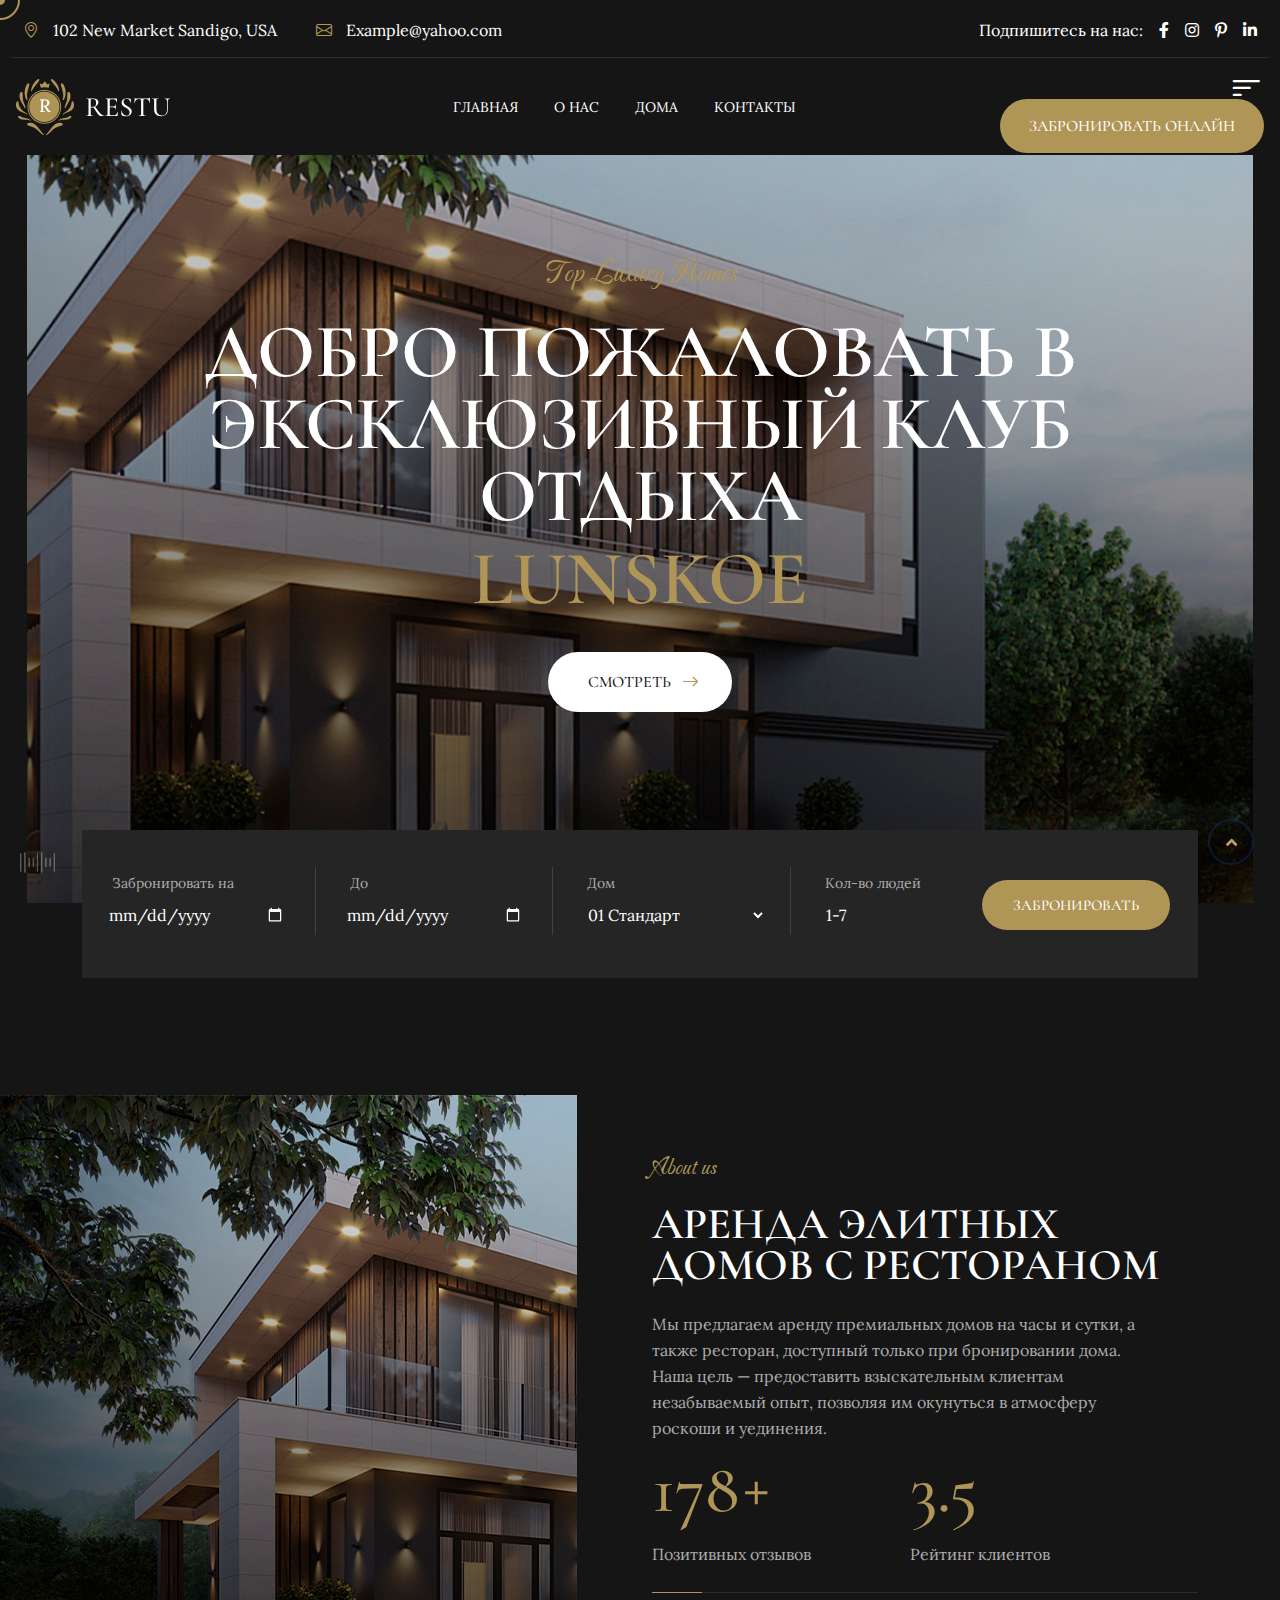
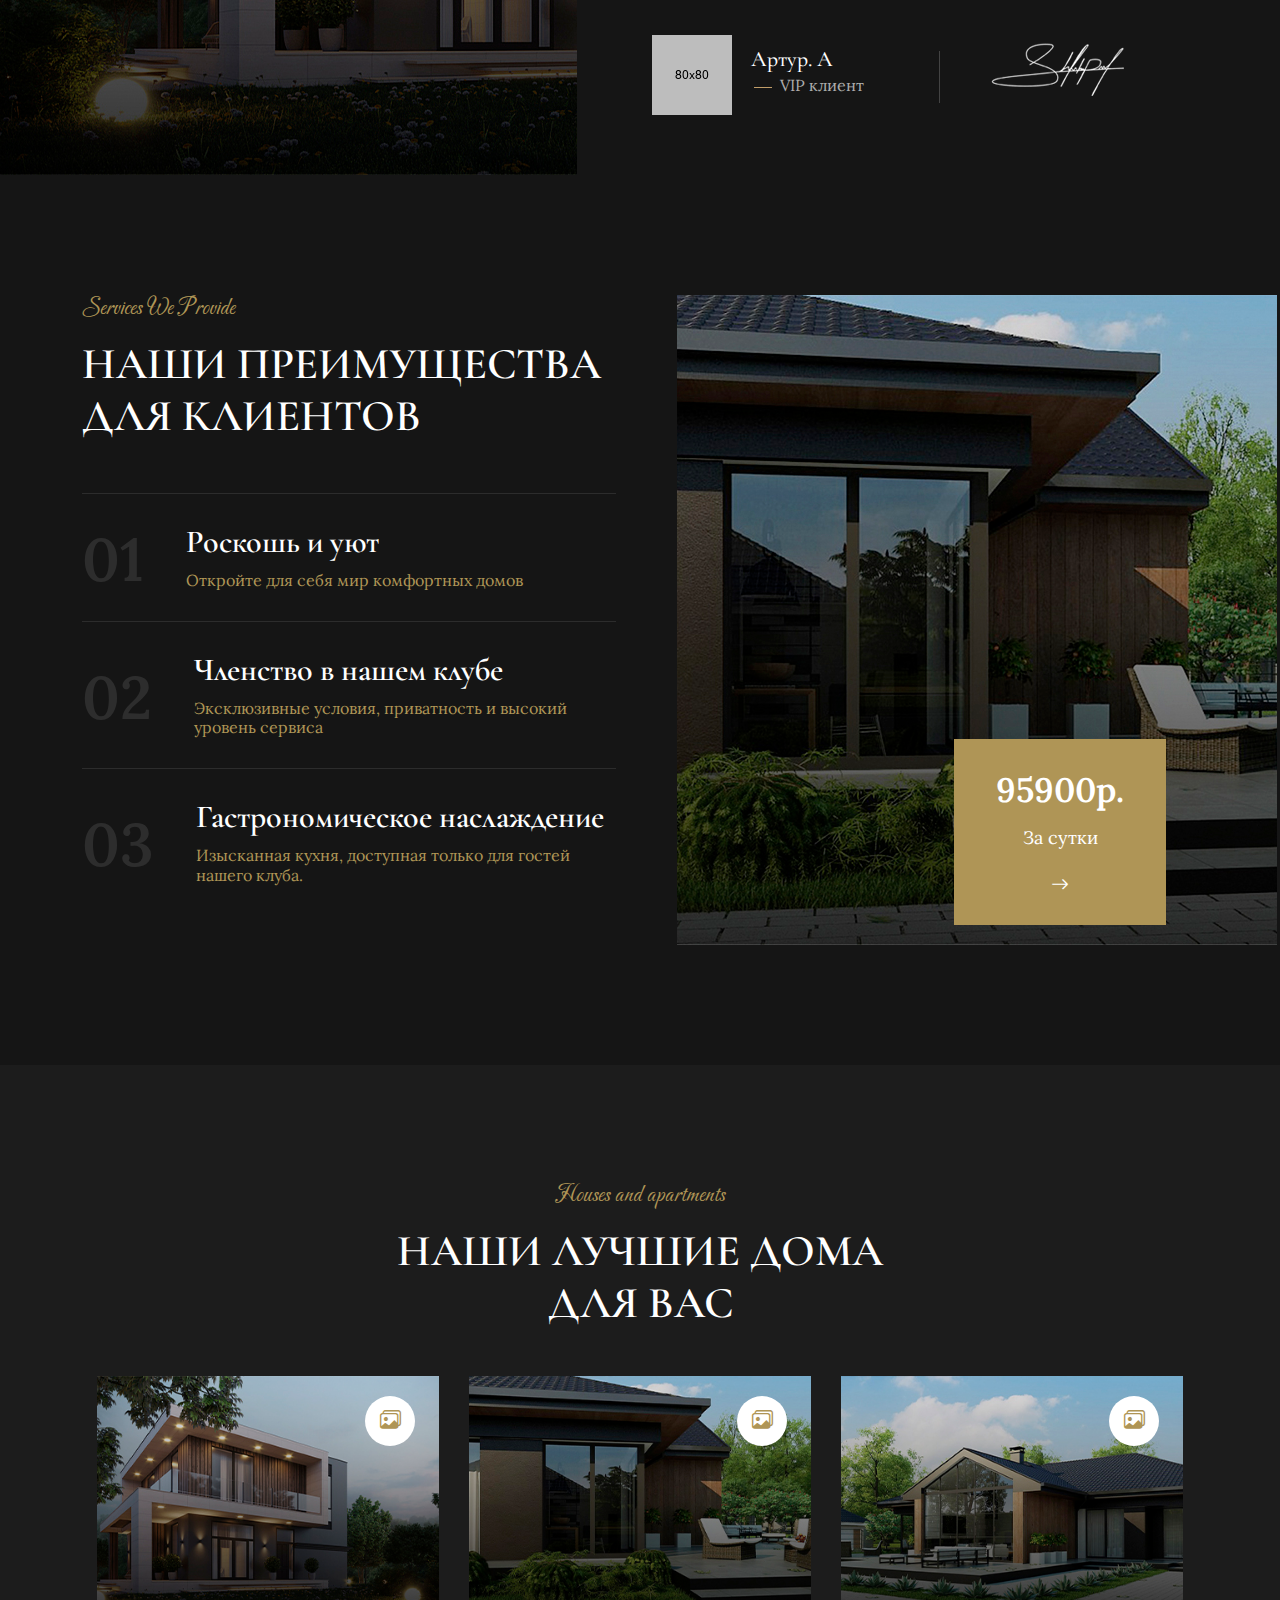
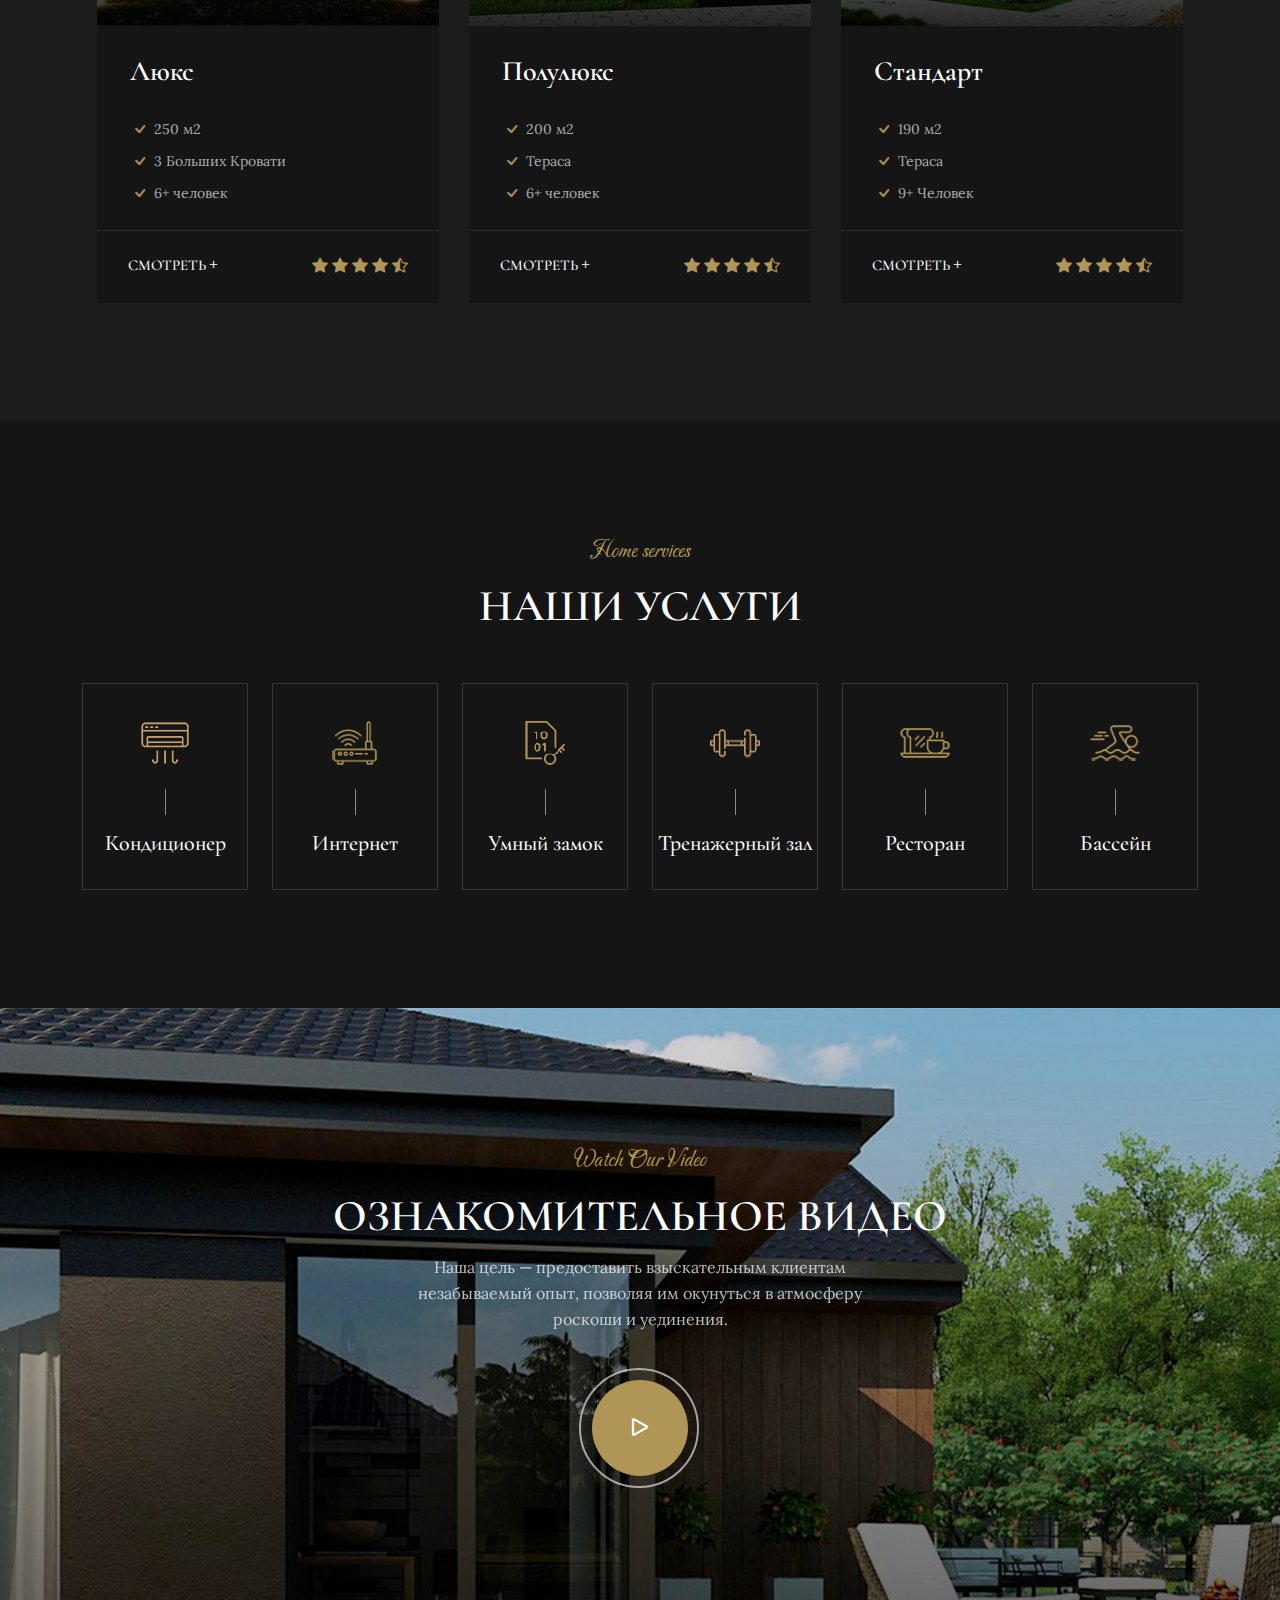
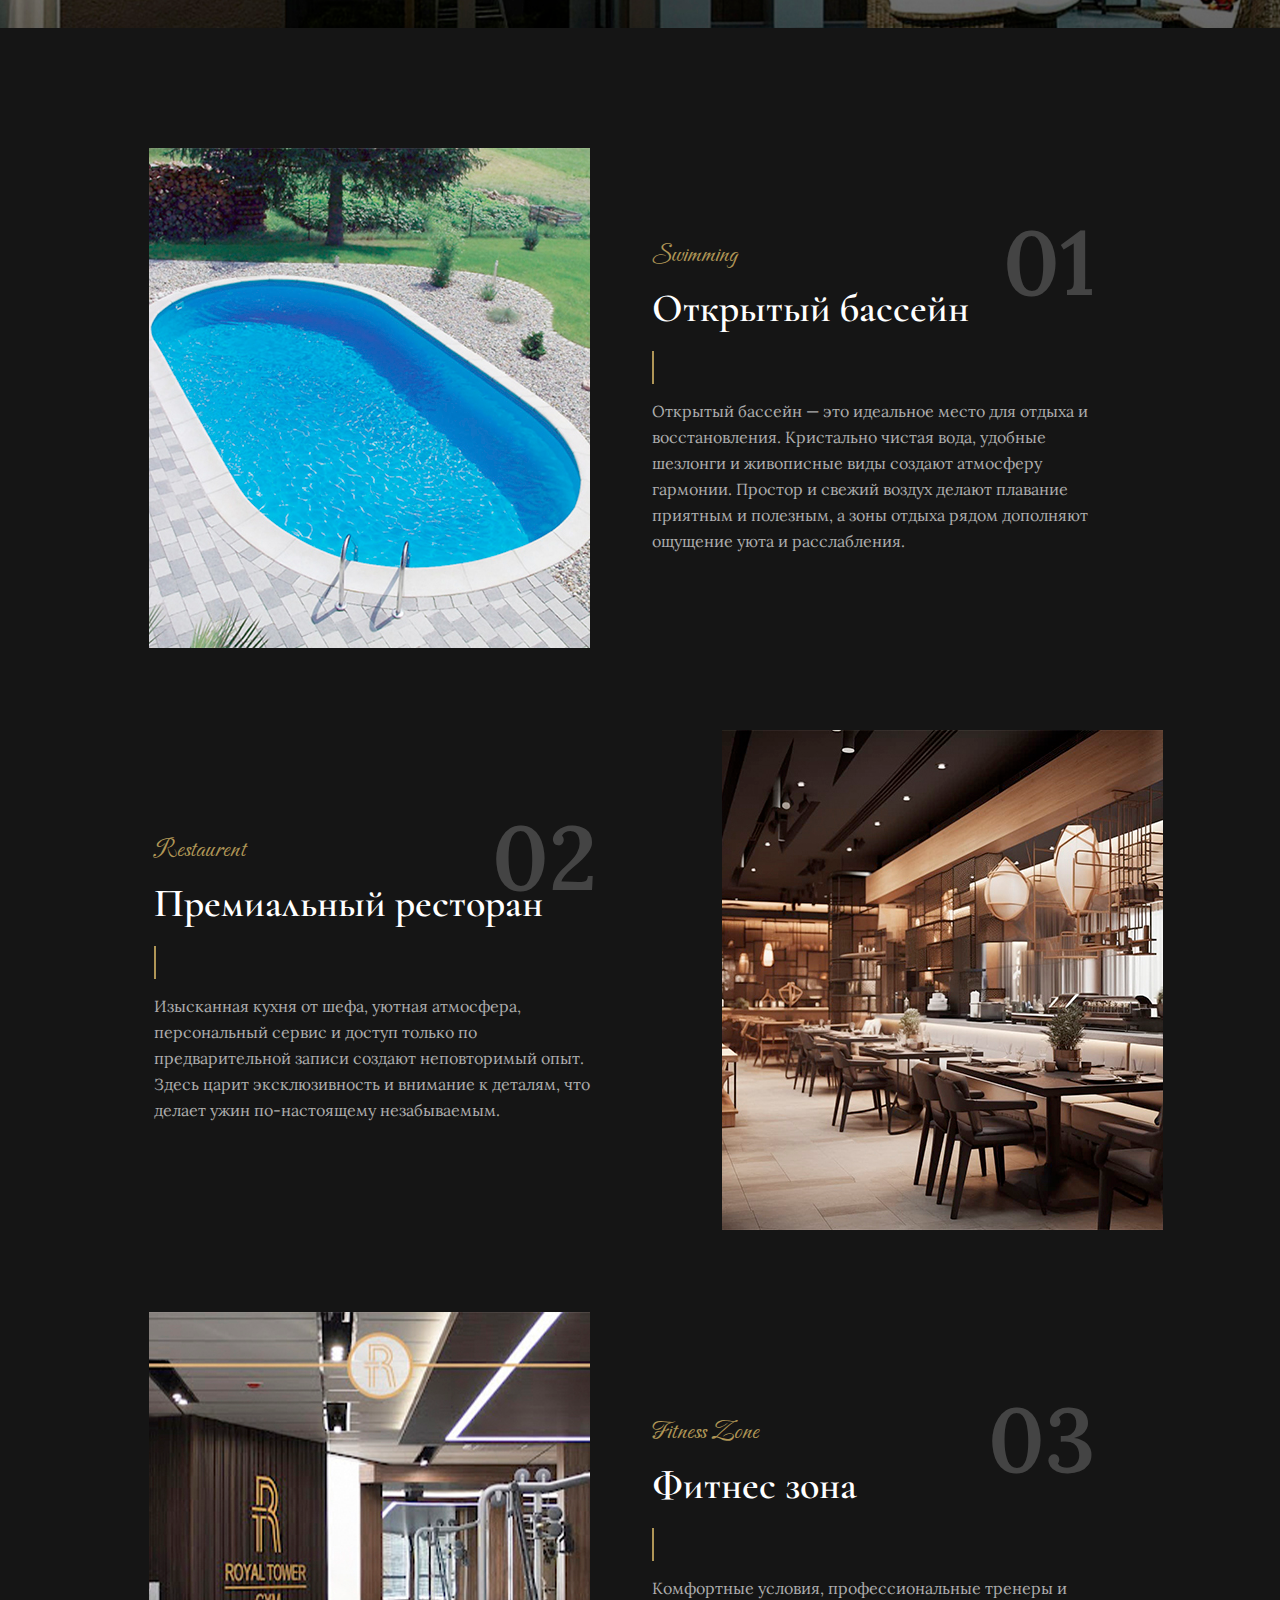
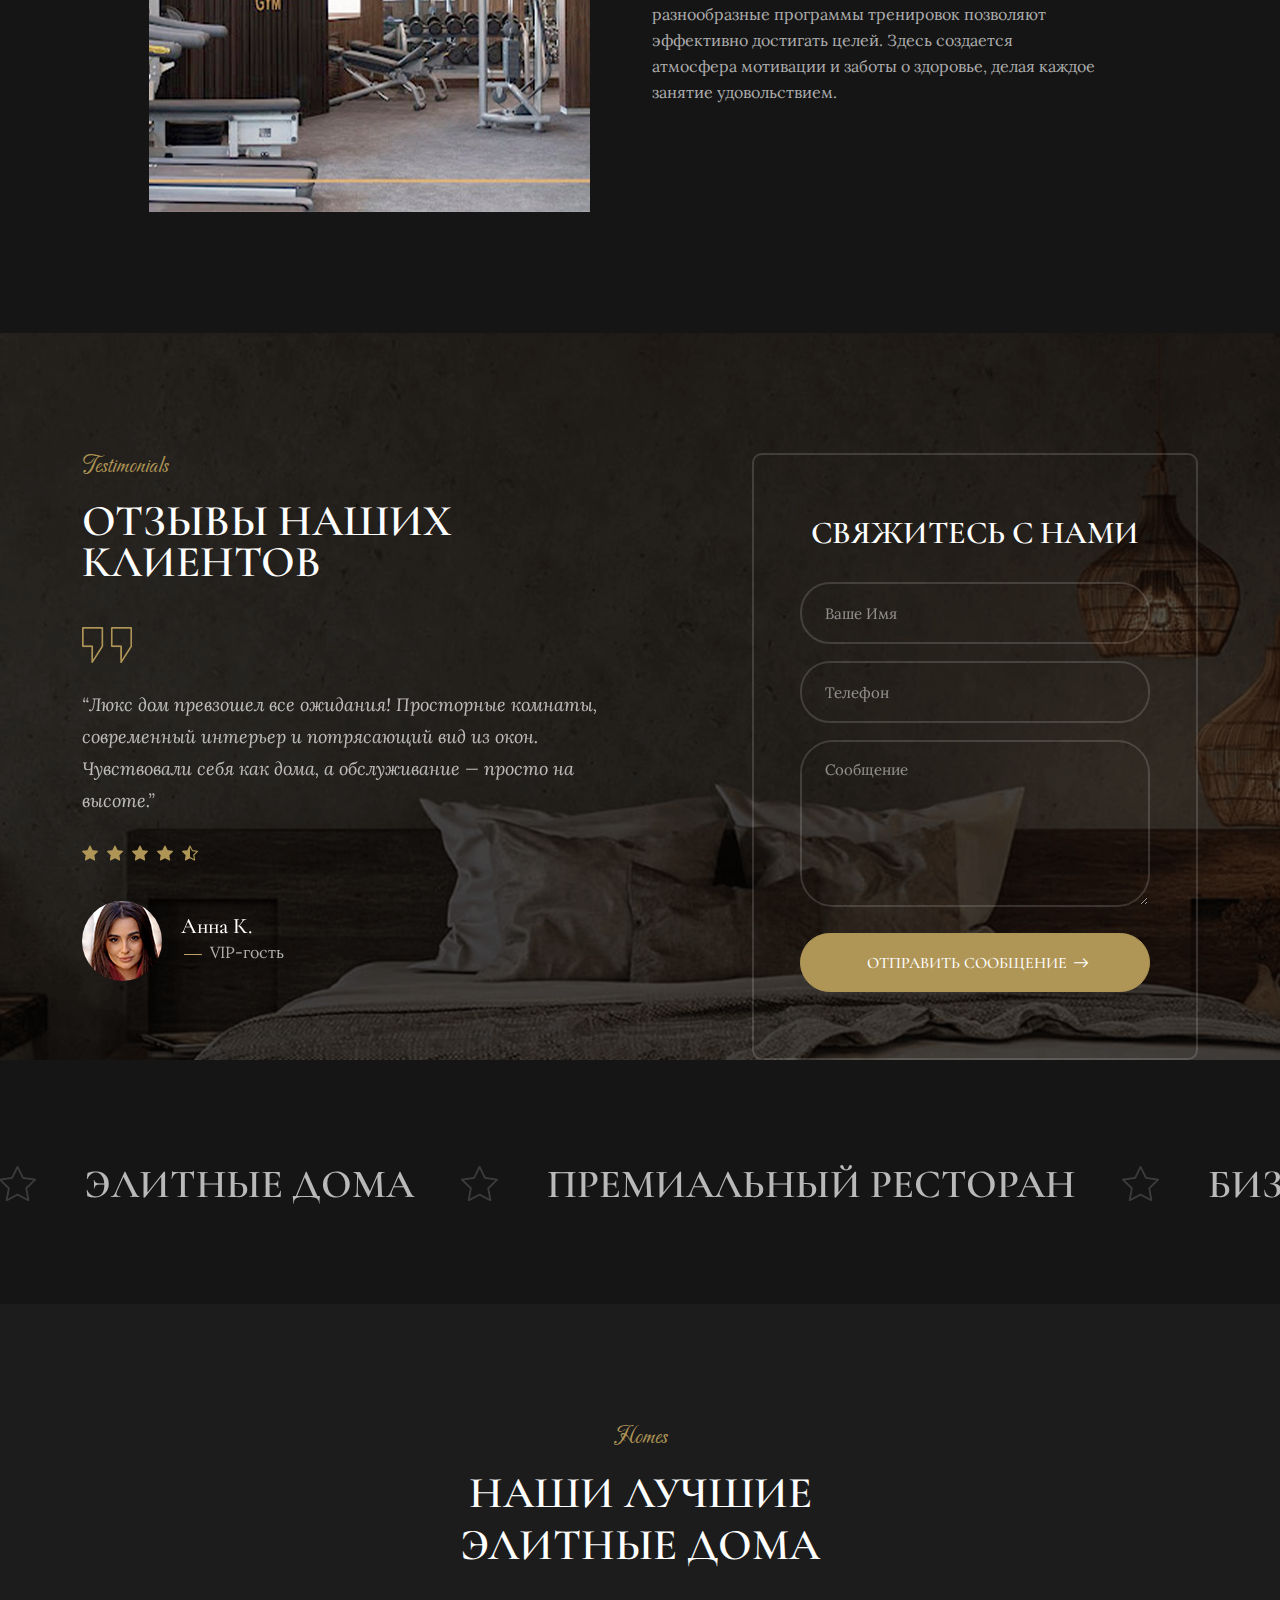
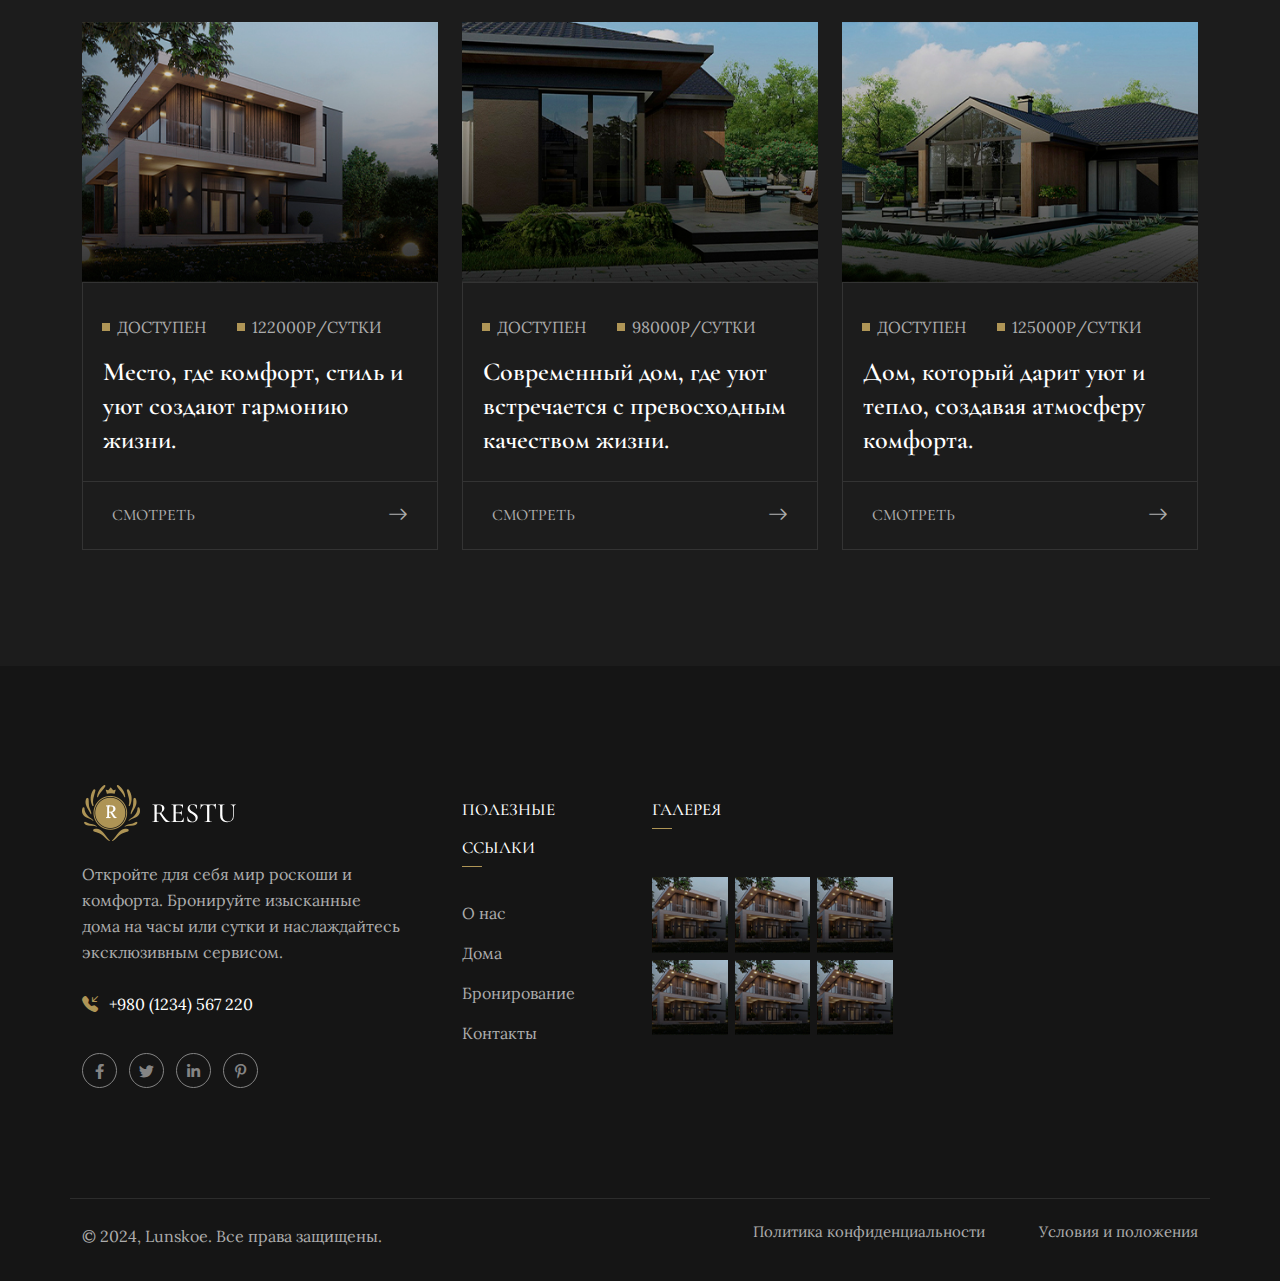
<file: index.html>
<!DOCTYPE HTML>
<html lang="en-US">


<head>
	<meta charset="UTF-8">
	<meta http-equiv="x-ua-compatible" content="ie=edge">
	<title>Restu - Luxury Hotel HTML5 Template </title>
	<meta name="description" content="">
	<meta name="viewport" content="width=device-width, initial-scale=1">
	<!-- Favicon -->
	<link rel="icon" type="image/png" sizes="56x56" href="assets/images/fav-icon/icon.png">

	<!-- bootstrap CSS -->
	<link rel="stylesheet" href="assets/css/bootstrap.min.css" type="text/css" media="all">
	<!-- carousel CSS -->
	<link rel="stylesheet" href="assets/css/owl.carousel.min.css" type="text/css" media="all">
	<!-- animate CSS -->
	<link rel="stylesheet" href="assets/css/animate.css" type="text/css" media="all">
	<!-- animated-text CSS -->
	<link rel="stylesheet" href="assets/css/animated-text.css" type="text/css" media="all">
	<!-- font-awesome CSS -->
	<link rel="stylesheet" href="assets/css/all.min.css" type="text/css" media="all">
	<!-- font-flaticon CSS -->
	<link rel="stylesheet" href="assets/css/flaticon.css" type="text/css" media="all">
	<!-- theme-default CSS -->
	<link rel="stylesheet" href="assets/css/theme-default.css" type="text/css" media="all">
	<!-- meanmenu CSS -->
	<link rel="stylesheet" href="assets/css/meanmenu.min.css" type="text/css" media="all">
	<!-- transitions CSS -->
	<link rel="stylesheet" href="assets/css/owl.transitions.css" type="text/css" media="all">
	<!-- venobox CSS -->
	<link rel="stylesheet" href="venobox/venobox.css" type="text/css" media="all">
	<!-- bootstrap icons -->
	<link rel="stylesheet" href="assets/css/bootstrap-icons.css" type="text/css" media="all">
	<!-- Main Style CSS -->
	<link rel="stylesheet" href="assets/css/style.css" type="text/css" media="all">
	<!-- responsive CSS -->
	<link rel="stylesheet" href="assets/css/responsive.css" type="text/css" media="all">	
	<!-- ScrollCue CSS -->
	<link rel="stylesheet" href="assets/css/scrollCue.css" type="text/css" media="all">
	<link rel="stylesheet" href="assets/css/coustome-animation.css" type="text/css" media="all">
	<!-- modernizr js -->
	<script src="assets/js/vendor/modernizr-3.5.0.min.js"></script>
</head>

<body>

  <div id="audio-player">
    <button id="playPauseBtn" class="playPauseBtn paused">
      <img class="player-img" width="35px" height="35px" src="./assets/images/home-2/sound.gif" alt="Вкл\Выкл Музыки">
    </button>
    <audio id="background-music" loop>
      <source src="./assets/music/ambient.mp3" type="audio/mpeg">
      Ваш браузер не поддерживает аудиоэлемент.
    </audio>
  </div>

  <div id="cursor">
    <div id="inner-circle"></div>
    <div id="outer-circle"></div>
  </div>


<!--==================================================-->
<!-- Start Restu Top Area Home Two-->
<!--==================================================-->
<div class="top-area style-two">
	<div class="container-fluid">
		<div class="row add-border">
			<div class="col-lg-6">
				<div class="top-info">
					<ul>
						<li><i class="bi bi-geo-alt"></i>102 New Market Sandigo, USA</li>
						<li><i class="bi bi-envelope"></i>Example@yahoo.com</li>
					</ul>
				</div>
			</div>
			<div class="col-lg-6">
				<div class="top-social-icon">
					<ul>
						<li class="title">Подпишитесь на нас:</li>
						<li><a href="#"><i class="fab fa-facebook-f"></i></a></li>
						<li><a href="#"><i class="fab fa-instagram"></i></a></li>
						<li><a href="#"><i class="fab fa-pinterest-p"></i></a></li>
						<li><a href="#"><i class="fab fa-linkedin-in"></i></a></li>
					</ul>
				</div>
			</div>
		</div>
	</div>
</div>
<!--==================================================-->
<!-- Start Restu Top Area Home Two-->
<!--==================================================-->


<!--==================================================-->
<!-- Start Restu Header Area -->
<!--==================================================-->
<div class="header-area" id="sticky-header">
	<div class="container-fulid">
		<div class="row align-items-center">
			<div class="col-lg-3">
				<div class="header-logo">
					<a href="index.html"><img src="assets/images/home-1/logo-1.png" alt=""></a>
				</div>
			</div>
			<div class="col-lg-6">
				<div class="header-menu">
					<ul>
						<li class="menu-item-has-children">
              <a href="index.html">Главная</i></a>
            </li>
						<li><a href="about.html">О Нас</a></li>
						<li class="menu-item-has-children">
              <a href="house-list.html">Дома</i></a>
						</li>
						<li><a href="contact.html">Контакты</a></li>
					</ul>
				</div>
			</div>
			<div class="col-lg-3 text-right">
				<div class="header-sidbar navSidebar-button">
					<a href="#"><i class="bi bi-filter-left"></i></a>
				</div>
				<div class="header-button">
					<a href="index.html#HousesAndApartments">Забронировать онлайн</a>
				</div>
			</div>
		</div>
	</div>
</div>
<!--==================================================-->
<!-- End Restu Header Area -->
<!--==================================================-->




<!--==================================================-->
<!-- Start Main Menu Area -->
<!--==================================================-->
<div class="mobile-menu-area sticky d-sm-block d-md-block d-lg-none ">
	<div class="mobile-menu">
		<nav class="header-menu">
			<ul class="nav_scroll">
				<li class="menu-item-has-children"><a href="index.html">Главная</a></li>
				<li class="menu-item-has-children"><a href="about.html">О нас</a></li>
        <li class="menu-item-has-children"><a href="house-list.html">Дома</a></li>
				<li><a href="contact.html">Контакты</a></li>
			</ul>
		</nav>
	</div>
</div>
<!--==================================================-->
<!-- End Main Menu Area -->
<!--==================================================-->




<!-- Sidebar Cart Item -->
<div class="xs-sidebar-group info-group">
	<div class="xs-overlay xs-bg-black"></div>
	<div class="xs-sidebar-widget">
		<div class="sidebar-widget-container">
			<div class="widget-heading">
				<a href="#" class="close-side-widget">
					<i class="far fa-times-circle"></i>
				</a>
			</div>
			<div class="sidebar-textwidget">
				<!-- Sidebar Info Content -->
				<div class="sidebar-info-contents">
					<div class="content-inner">
						<div class="nav-logo">
							<a href="index.html"><img src="assets/images/home-1/logo-1.png" alt=""></a>
						</div>
						<div class="content-box">
							<h2>О нас</h2>
							<p class="text">Мы предлагаем аренду премиальных домов на часы и сутки, а также ресторан, доступный только при бронировании дома. Наша цель — предоставить взыскательным клиентам незабываемый опыт, позволяя им окунуться в атмосферу роскоши и уединения.</p>
							<a href="contact.html" class="theme-btn btn-style-two"><span>Консультация</span> <i class="fas fa-heart"></i></a>
						</div>
						<div class="contact-info">
							<h2>Контактная информация</h2>
							<ul class="list-style-one">
								<li><span class="icon flaticon-email"></span>Chicago 12, Melborne City, USA</li>
								<li><span> <i class="bi bi-telephone-inbound"></i> </span>(+001) 123-456-7890</li>
								<li><span><i class="bi bi-geo-alt"></i></span>Example @gmail.com</li>
								<li><span><i class="bi bi-clock"></i></span>Week Days: 09.00 to 18.00 Sunday: Closed
								</li>
							</ul>
						</div>
						<!-- Social Box -->
						<ul class="social-box">
							<li class="facebook"><a href="#" class="fab fa-facebook-f"></a></li>
							<li class="twitter"><a href="#" class="fab fa-instagram"></a></li>
							<li class="linkedin"><a href="#" class="fab fa-twitter"></a></li>
							<li class="instagram"><a href="#" class="fab fa-pinterest-p"></a></li>
							<li class="youtube"><a href="#" class="fab fa-linkedin-in"></a></li>
						</ul>
					</div>
				</div>
			</div>
		</div>
	</div>
</div>
<!--End Sidebar Cart Item -->



<!--==================================================-->
<!-- Start Restu Hero Area Home Two-->
<!--==================================================-->
<div class="hero-area-bg" id="booking-area-id">
	<div class="hero-area style-two d-flex align-items-center">
		<div class="container">
			<div class="row align-items-center">
				<div class="col-lg-12">
					<div class="hero-content text-center">
						<h4>Top Luxury Homes</h4>
						<h1>Добро пожаловать в эксклюзивный клуб отдыха</h1>
						<h1><span>Lunskoe</span></h1>
						<div class="hero-button">
						   <a href="about.html">Смотреть <i class="bi bi-arrow-right"></i></a>
					    </div>
					</div>
				</div>
			</div>
		</div>
	</div>
</div>
<!--==================================================-->
<!-- End Restu Hero Area Home Two-->
<!--==================================================-->



<!--==================================================-->
<!-- Start Restu Booking Area Home Two-->
<!--==================================================-->
<div class="booking-area">
	<div class="container">
		<div class="row add-bg align-items-center">
			<form action="https://formspree.io/f/myyleorq" method="POST" id="dreamit-form">
				<div class="booking-input-box">
					<h4>Забронировать на</h4>
					<input type="date" required="">
				</div>
				<div class="booking-input-box">
					<h4>До</h4>
					<input type="date" required="">
				</div>
				<div class="booking-input-box">
					<h4>Дом</h4>
					<select name="place">
						<option value="saab">01 Стандарт</option>
						<option value="opel">02 Полулюкс</option>
						<option value="audi">03 Люкс</option>
					</select>
				</div>
				<div class="booking-input-box upper">
					<h4>Кол-во людей</h4>
					<select name="place">
						<option value="saab">1-7</option>
						<option value="opel">7-12</option>
						<option value="audi">12-20</option>
						<option value="audi">20 и более</option>
					</select>
				</div>
			    <div class="booking-button">
					<button type="submit">Забронировать</button>
				</div>
			</form>
			<div id="status"></div>
		</div>
	</div>
</div>

<!--==================================================-->
<!-- Start Restu Booking Area Home Two-->
<!--==================================================-->



<!--==================================================-->
<!-- Start Restu About Home Two Area -->
<!--==================================================-->
<div class="about-area style-two">
	<div class="container">
		<div class="row align-items-center">
			<div class="col-lg-6">
				<div class="about-thumb">
					<img src="assets/images/home-2/1_590x680.jpg" alt="">
				</div>
			</div>
			<div class="col-lg-6  upper">
				<div class="section-title two">
					<h4>About us</h4>
					<h1>Аренда элитных домов с рестораном</h1>
					<p class="section-desc-2">Мы предлагаем аренду премиальных домов на часы и сутки, а также ресторан, доступный только при бронировании дома. Наша цель — предоставить взыскательным клиентам незабываемый опыт, позволяя им окунуться в атмосферу роскоши и уединения.</p>
				</div>
				<div class="about-conuter-box">
					<div class="about-counter-content">
						<h4 class="counter">250</h4>
						<span>+</span>
						<p>Позитивных отзывов</p>
					</div>
				</div>				
				<div class="about-conuter-box">
					<div class="about-counter-content">
						<h4 class="counter">4.9</h4>
						<p>Рейтинг клиентов</p>
					</div>
				</div>
				<div class="animation-bar">
				</div>
				<div class="about-right-box">
				    <div class="about-author">
					    <div class="about-author-thumb">
						    <img src="assets/images/home-1/about-author.png" alt="">
					    </div>
					    <div class="about-author-content">
						    <h4>Артур. А</h4>
						    <p>VIP клиент</p>
					    </div>
				    </div>
				    <div class="about-author-singthure">
				    	<img src="assets/images/home-2/signature.png" alt="">
				    </div>
				</div>
			</div>
		</div>
	</div>
</div>
<!--==================================================-->
<!-- End Restu About Home Two Area -->
<!--==================================================-->



<!--==================================================-->
<!-- Start Restu Service Area Home two-->
<!--==================================================-->
<div class="service-area style-two">
	<div class="container">
		<div class="row">
			<div class="row">
				<div class="col-lg-6">
					<div class="section-title">
						<h4>Services We Provide</h4>
						<h1>Наши Преимущества</h1>
						<h1>Для клиентов</h1>
					</div>
					<div class="single-service-item-box">
						<div class="servcie-item-content">
							<div class="service-item-numbar">
								<h1>01</h1>
							</div>
							<div class="service-item-title">
								<h1>Роскошь и уют</h1>
								<h4>Откройте для себя мир комфортных домов</h4>
							</div>
						</div>
					</div>					
					<div class="single-service-item-box">
						<div class="servcie-item-content">
							<div class="service-item-numbar">
								<h1>02</h1>
							</div>
							<div class="service-item-title">
								<h1>Членство в нашем клубе</h1>
								<h4>Эксклюзивные условия, приватность и высокий уровень сервиса</h4>
							</div>
						</div>
					</div>					
					<div class="single-service-item-box">
						<div class="servcie-item-content">
							<div class="service-item-numbar">
								<h1>03</h1>
							</div>
							<div class="service-item-title">
								<h1>Гастрономическое наслаждение</h1>
								<h4>Изысканная кухня, доступная только для гостей нашего клуба.</h4>
							</div>
						</div>
					</div>
				</div>
				<div class="col-lg-6">
					<div class="service-thumb">
						<img src="assets/images/home-2/2_600х650.jpg" alt="">
						<div class="service-price-box">
							<h4>95900р.</h4>
							<p>За сутки</p>
							<a href="service-details.html"><i class="bi bi-arrow-right"></i></a>
						</div>
					</div>
				</div>
			</div>
		</div>
	</div>
</div>
<!--==================================================-->
<!-- End Restu Service Area Home Two-->
<!--==================================================-->



<!--==================================================-->
<!-- Start Restu Room Area Home two-->
<!--==================================================-->
<div class="room-area style-two" id="HousesAndApartments">
	<div class="container">
		<div class="row">
			<div class="col-lg-12">
				<div class="section-title text-center">
					<h4>Houses and apartments</h4>
					<h1>Наши лучшие дома</h1>
					<h1>Для вас</h1>
				</div>
			</div>
		</div>
		<div class="row">
			<div class="room_list_two owl-carousel">
				<div class="col-lg-12">
					<div class="single-room-box">
						<div class="single-room-thumb">
							<img src="assets/images/home-2/1_410x300.jpg" alt="">
						</div>
						<div class="room-icon">
							 <a class="place venobox vbox-item" data-gall="lace-imgs" href="assets/images/home-2/room-1.png"><i class="bi bi-images"></i></a>
						</div>
						<div class="room-content">
							<h4>Люкс</h4>
							<ul>
								<li><i class="bi bi-check"></i>250 м2</li>
								<li><i class="bi bi-check"></i>3 Больших Кровати</li>
								<li><i class="bi bi-check"></i>6+ человек</li>
							</ul>
						</div>
						<div class="room-bottom">
							<div class="room-button">
								<a href="lux-home-details.html">Смотреть<i class="bi bi-plus"></i></a>
							</div>
							<div class="room-rewiew">
								<ul>
									<li><i class="bi bi-star-fill"></i></li>
									<li><i class="bi bi-star-fill"></i></li>
									<li><i class="bi bi-star-fill"></i></li>
									<li><i class="bi bi-star-fill"></i></li>
									<li><i class="bi bi-star-half"></i></li>
								</ul>
							</div>
						</div>
					</div>
				</div>				
				<div class="col-lg-12">
					<div class="single-room-box">
						<div class="single-room-thumb">
							<img src="assets/images/home-2/2_410x300.jpg" alt="">
						</div>
						<div class="room-icon">
							 <a class="place venobox vbox-item" data-gall="lace-imgs" href="assets/images/home-2/room-3.png"><i class="bi bi-images"></i></a>
						</div>
						<div class="room-content">
							<h4>Полулюкс</h4>
							<ul>
								<li><i class="bi bi-check"></i>200 м2</li>
								<li><i class="bi bi-check"></i>Тераса</li>
								<li><i class="bi bi-check"></i>6+ человек</li>
							</ul>
						</div>
						<div class="room-bottom">
							<div class="room-button">
								<a href="junior-lux-home-details.html">Смотреть<i class="bi bi-plus"></i></a>
							</div>
							<div class="room-rewiew">
								<ul>
									<li><i class="bi bi-star-fill"></i></li>
									<li><i class="bi bi-star-fill"></i></li>
									<li><i class="bi bi-star-fill"></i></li>
									<li><i class="bi bi-star-fill"></i></li>
									<li><i class="bi bi-star-half"></i></li>
								</ul>
							</div>
						</div>
					</div>
				</div>				
				<div class="col-lg-12">
					<div class="single-room-box">
						<div class="single-room-thumb">
							<img src="assets/images/home-2/3_410x300.jpg" alt="">
						</div>
						<div class="room-icon">
							 <a class="place venobox vbox-item" data-gall="lace-imgs" href="assets/images/home-2/room-3.png"><i class="bi bi-images"></i></a>
						</div>
						<div class="room-content">
							<h4>Стандарт</h4>
							<ul>
								<li><i class="bi bi-check"></i>190 м2</li>
								<li><i class="bi bi-check"></i>Тераса</li>
								<li><i class="bi bi-check"></i>9+ Человек</li>
							</ul>
						</div>
						<div class="room-bottom">
							<div class="room-button">
								<a href="standart-home-details.html">Смотреть<i class="bi bi-plus"></i></a>
							</div>
							<div class="room-rewiew">
								<ul>
									<li><i class="bi bi-star-fill"></i></li>
									<li><i class="bi bi-star-fill"></i></li>
									<li><i class="bi bi-star-fill"></i></li>
									<li><i class="bi bi-star-fill"></i></li>
									<li><i class="bi bi-star-half"></i></li>
								</ul>
							</div>
						</div>
					</div>
				</div>				
			</div>
		</div>
	</div>
</div>
<!--==================================================-->
<!-- End Restu Room Area Home two-->
<!--==================================================-->



<!--==================================================-->
<!-- Start Restu Fecilities Area Home Two-->
<!--==================================================-->
<div class="fecilities-area style-two">
	<div class="container">
	   <div class="row">
			<div class="col-lg-12">
				<div class="section-title text-center">
					<h4>Home services</h4>
					<h1>Наши услуги</h1>
				</div>
			</div>
		</div>
		<div class="row">
			<div class="col-lg-2 col-md-4 col-sm-6">
				<div class="single-fecilities-box">
					<div class="fecilities-icon">
						<img src="assets/images/home-1/facilities-icon1.png" alt="">
					</div>
                    <div class="fecilities-content">
                    	<h4>Кондиционер</h4>
                    </div>
				</div>
			</div>			
			<div class="col-lg-2 col-md-4 col-sm-6">
				<div class="single-fecilities-box">
					<div class="fecilities-icon">
						<img src="assets/images/home-1/facilities-icon2.png" alt="">
					</div>
                    <div class="fecilities-content">
                    	<h4>Интернет</h4>
                    </div>
				</div>
			</div>			
			<div class="col-lg-2 col-md-4 col-sm-6">
				<div class="single-fecilities-box">
					<div class="fecilities-icon">
						<img src="assets/images/home-1/facilities-icon3.png" alt="">
					</div>
                    <div class="fecilities-content">
                    	<h4>Умный замок</h4>
                    </div>
				</div>
			</div>			
			<div class="col-lg-2 col-md-4 col-sm-6">
				<div class="single-fecilities-box">
					<div class="fecilities-icon">
						<img src="assets/images/home-1/facilities-icon4.png" alt="">
					</div>
                    <div class="fecilities-content">
                    	<h4>Тренажерный зал</h4>
                    </div>
				</div>
			</div>			
			<div class="col-lg-2 col-md-4 col-sm-6">
				<div class="single-fecilities-box">
					<div class="fecilities-icon">
						<img src="assets/images/home-1/facilities-icon5.png" alt="">
					</div>
                    <div class="fecilities-content">
                    	<h4>Ресторан</h4>
                    </div>
				</div>
			</div>			
			<div class="col-lg-2 col-md-4 col-sm-6">
				<div class="single-fecilities-box">
					<div class="fecilities-icon">
						<img src="assets/images/home-1/facilities-icon6.png" alt="">
					</div>
                    <div class="fecilities-content">
                    	<h4>Бассейн</h4>
                    </div>
				</div>
			</div>
		</div>
	</div>
</div>
<!--==================================================-->
<!-- End Restu Fecilities Area Home Two-->
<!--==================================================-->




<!--==================================================-->
<!-- Start Restu Video Area Home Two -->
<!--==================================================-->
<div class="video-area style-two">
	<div class="container">
		<div class="row">
			<div class="col-lg-12 text-center">
				<div class="section-title">
					<h4>Watch Our Video</h4>
					<h1>Ознакомительное видео</h1>
					<p>Наша цель — предоставить взыскательным клиентам незабываемый опыт, позволяя им окунуться в атмосферу роскоши и уединения.</p>
				</div>
				<div class="video-button">
					<a class="video-vemo-icon venobox vbox-item" data-vbtype="youtube" data-autoplay="true" href="https://www.youtube.com/watch?v=fbu-ktg4gGM"><i class="bi bi-play"></i></a>
				</div>
			</div>
		</div>
	</div>
</div>
<!--==================================================-->
<!-- End Restu Video Area Home Two -->
<!--==================================================-->



<!--==================================================-->
<!-- Start Restu Hotel Fecilities Area Home Two -->
<!--==================================================-->
<div class="hotel-fecilities">
	<div class="container">
		<div class="row align-items-center">
			<div class="col-lg-6">
				<div class="hotel-fecilities-thumb">
					<img src="assets/images/home-2/Swimming_441x500.jpg" alt="">
				</div>
			</div>
			<div class="col-lg-6">
				<div class="hotel-fecilities-box">
					<div class="hotel-fecilities-content">
						<h4>01</h4>
						<h5>Swimming</h5>
						<h1>Открытый бассейн</h1>
						<p>Открытый бассейн — это идеальное место для отдыха и восстановления. Кристально чистая вода, удобные шезлонги и живописные виды создают атмосферу гармонии. Простор и свежий воздух делают плавание приятным и полезным, а зоны отдыха рядом дополняют ощущение уюта и расслабления.</p>
					</div>
				</div>
			</div>
		</div>		
		<div class="row align-items-center">
			<div class="col-lg-6">
				<div class="hotel-fecilities-box two">
					<div class="hotel-fecilities-content">
						<h4>02</h4>
						<h5>Restaurent</h5>
						<h1>Премиальный ресторан</h1>
						<p>Изысканная кухня от шефа, уютная атмосфера, персональный сервис и доступ только по предварительной записи создают неповторимый опыт. Здесь царит эксклюзивность и внимание к деталям, что делает ужин по-настоящему незабываемым.</p>
					</div>
				</div>
			</div>
			<div class="col-lg-6">
				<div class="hotel-fecilities-thumb two">
					<img src="assets/images/home-2/rest_441x500.jpg" alt="">
				</div>
			</div>
		</div>		
		<div class="row align-items-center">
			<div class="col-lg-6">
				<div class="hotel-fecilities-thumb">
					<img src="assets/images/home-2/fitnesZone_441x500.jpg" alt="">
				</div>
			</div>
			<div class="col-lg-6">
				<div class="hotel-fecilities-box three">
					<div class="hotel-fecilities-content">
						<h4>03</h4>
						<h5>Fitness Zone</h5>
						<h1>Фитнес зона</h1>
						<p>Комфортные условия, профессиональные тренеры и разнообразные программы тренировок позволяют эффективно достигать целей. Здесь создается атмосфера мотивации и заботы о здоровье, делая каждое занятие удовольствием.</p>
					</div>
				</div>
			</div>
		</div>
	</div>
</div>
<!--==================================================-->
<!-- End Restu Hotel Fecilities Area Home Two -->
<!--==================================================-->



<!--==================================================-->
<!-- Start Restu Teastimonial Area Home Two -->
<!--==================================================-->
<div class="teastimonial-area style-two">
	<div class="container">
		<div class="row">
			<div class="col-lg-6">
				<div class="section-title">
					<h4>Testimonials</h4>
					<h1>Отзывы наших клиентов</h1>
				</div>
				<div class="row">
					<div class="teasti_list_two owl-carousel">
						<div class="col-lg-12">
							<div class="single-teasti-box">
								<div class="teasti-quote">
									<img src="assets/images/home-2/teasti-quote.png" alt="">
								</div>
								<div class="teasti-content">
									<p>“Люкс дом превзошел все ожидания! Просторные комнаты, современный интерьер и потрясающий вид из окон. Чувствовали себя как дома, а обслуживание — просто на высоте.”</p>
								</div>
								<div class="teasti-rating">
									<ul>
										<li><i class="bi bi-star-fill"></i></li>
										<li><i class="bi bi-star-fill"></i></li>
										<li><i class="bi bi-star-fill"></i></li>
										<li><i class="bi bi-star-fill"></i></li>
										<li><i class="bi bi-star-half"></i></li>
									</ul>
								</div>
								<div class="about-author">
								    <div class="about-author-thumb">
									    <img src="assets/images/home-2/comments-foto_80x80.jpg" style="border-radius: 100px;" width="80" height="80" alt="">
								    </div>
								    <div class="about-author-content">
									    <h4>Анна К.</h4>
									    <p>VIP-гость</p>
								    </div>
							    </div>
							</div>
						</div>
            <div class="col-lg-12">
							<div class="single-teasti-box">
								<div class="teasti-quote">
									<img src="assets/images/home-2/teasti-quote.png" alt="">
								</div>
								<div class="teasti-content">
									<p>“Снимали дом на выходные, и это было лучшее решение! Полностью оборудованная кухня, уютная гостиная и внимание к мелочам сделали наш отдых незабываемым.”</p>
								</div>
								<div class="teasti-rating">
									<ul>
										<li><i class="bi bi-star-fill"></i></li>
										<li><i class="bi bi-star-fill"></i></li>
										<li><i class="bi bi-star-fill"></i></li>
										<li><i class="bi bi-star-fill"></i></li>
										<li><i class="bi bi-star-half"></i></li>
									</ul>
								</div>
								<div class="about-author">
								    <div class="about-author-thumb">
									    <img src="assets/images/home-1/about-author.png" alt="">
								    </div>
								    <div class="about-author-content">
									    <h4>Игорь Л.</h4>
									    <p>VIP-гость</p>
								    </div>
							    </div>
							</div>
						</div>
					</div>
				</div>
			</div>
			<div class="col-lg-6">
				<div class="single-form-box">
					<div class="row">
						<div class="col-lg-12">
							<div class="form-content">
								<h4>Свяжитесь с нами</h4>
							</div>
							<form action="#">
								<div class="single-input-box">
									<input type="text" name="Name" placeholder="Ваше имя" required>
								</div>	
								<div class="single-input-box">
									<input type="number" name="number" placeholder="Телефон" required>
								</div>	

								<div class="single-input-box">
									<textarea name="Message" id="Message" placeholder="Сообщение"></textarea>
								</div>
								<div class="submit-button">
									<button type="submit">Отправить сообщение<i class="bi bi-arrow-right"></i></button>
								</div>
							</form>
						</div>
					</div>
				</div>
			</div>
		</div>
	</div>
</div>
<!--==================================================-->
<!-- End Restu Teastimonial Area Home Two -->
<!--==================================================-->



<!--==================================================-->
<!-- Start Restu Brand Area Home Two-->
<!--==================================================-->
<section class="restu-text-section">
	<div class="inner-container">
		<div class="marquee">
			<div class="marquee-block"> 
				<!-- content-box -->
				<div class="content-box">
					<h6 class="title"><span><img src="assets/images/home-2/text-star.png" alt="">Элитные дома</span></h6>
				</div>
				<!-- content-box -->
				<div class="content-box">
					<h6 class="title"><span><img src="assets/images/home-2/text-star.png" alt="">Премиальный ресторан</span></h6>
				</div>
				<!-- content-box -->
				<div class="content-box">
					<h6 class="title"><span><img src="assets/images/home-2/text-star.png" alt="">Бизнес-класс</span></h6>
				</div>
				<!-- content-box -->
				<div class="content-box">
					<h6 class="title"><span><img src="assets/images/home-2/text-star.png" alt="">Закрытый клуб</span></h6>
				</div>
				<!-- content-box -->
				<div class="content-box">
					<h6 class="title"><span><img src="assets/images/home-2/text-star.png" alt="">Lunskoe</span></h6>
				</div>
			</div>
      <div class="marquee-block"> 
				<!-- content-box -->
				<div class="content-box">
					<h6 class="title"><span><img src="assets/images/home-2/text-star.png" alt="">Элитные дома</span></h6>
				</div>
				<!-- content-box -->
				<div class="content-box">
					<h6 class="title"><span><img src="assets/images/home-2/text-star.png" alt="">Премиальный ресторан</span></h6>
				</div>
				<!-- content-box -->
				<div class="content-box">
					<h6 class="title"><span><img src="assets/images/home-2/text-star.png" alt="">Бизнес-класс</span></h6>
				</div>
				<!-- content-box -->
				<div class="content-box">
					<h6 class="title"><span><img src="assets/images/home-2/text-star.png" alt="">Закрытый клуб</span></h6>
				</div>
				<!-- content-box -->
				<div class="content-box">
					<h6 class="title"><span><img src="assets/images/home-2/text-star.png" alt="">Lunskoe</span></h6>
				</div>
			</div>
	  	</div>
	</div>
</section>
<!--==================================================-->
<!-- End Restu Brand Area Home Two-->
<!--==================================================-->



<!--==================================================-->
<!-- Start Restu Blog Area Home Two-->
<!--==================================================-->
<div class="blog-area style-two">
	<div class="container">
		<div class="row">
			<div class="col-lg-12">
				<div class="section-title text-center">
					<h4>Homes</h4>
					<h1>Наши лучшие</h1>
					<h1>Элитные дома</h1>
				</div>
			</div>
		</div>
		<div class="row">
			<div class="col-lg-4 col-md-6">
				<div class="single-blog-box">
					<div class="single-blog-thumb">
						<img src="assets/images/home-2/1_410x300.jpg" alt="">
					</div>
                    <div class="blog-content">
                       <div class="meta-blog">
						  <span>Доступен</span>
						  <span>122000р/сутки</span>
					    </div>
                    	<a href="blog-details.html">Место, где комфорт, стиль и уют создают гармонию жизни.</a>
                    </div>
                    <div class="blog-button">
                    	<a href="standart-home-details.html">Смотреть<span><i class="bi bi-arrow-right"></i></span></a>
                    </div>
				</div>
			</div>			
			<div class="col-lg-4 col-md-6">
				<div class="single-blog-box">
					<div class="single-blog-thumb">
						<img src="assets/images/home-2/2_410x300.jpg" alt="">
					</div>
                    <div class="blog-content">
                       <div class="meta-blog">
						  <span>Доступен</span>
						  <span>98000р/сутки</span>
					    </div>
                    	<a href="blog-details.html">Современный дом, где уют встречается с превосходным качеством жизни.</a>
                    </div>
                    <div class="blog-button">
                    	<a href="junior-lux-home-details.html">Смотреть<span><i class="bi bi-arrow-right"></i></span></a>
                    </div>
				</div>
			</div>			
			<div class="col-lg-4 col-md-6">
				<div class="single-blog-box">
					<div class="single-blog-thumb">
						<img src="assets/images/home-2/3_410x300.jpg" alt="">
					</div>
                    <div class="blog-content">
                       <div class="meta-blog">
						  <span>Доступен</span>
						  <span>125000р/сутки</span>
					    </div>
                    	<a href="blog-details.html">Дом, который дарит уют и тепло, создавая атмосферу комфорта.</a>
                    </div>
                    <div class="blog-button">
                    	<a href="lux-home-details.html">Смотреть<span><i class="bi bi-arrow-right"></i></span></a>
                    </div>
				</div>
			</div>
		</div>
	</div>
</div>
<!--==================================================-->
<!-- Start Restu Blog Area Home Two-->
<!--==================================================-->



<!--==================================================-->
<!-- Start Restu Footer Area -->
<!--==================================================-->
<div class="footer-area">
	<div class="container">
		<div class="row">
			<div class="col-lg-4 col-md-6 col-sm-6">
				<div class="footer-widget-logo">
					<a href="index.html"><img src="assets/images/home-1/logo-1.png" alt=""></a>
				</div>

				<p class="footer-desc">Откройте для себя мир роскоши и комфорта. Бронируйте изысканные дома на часы или сутки и наслаждайтесь эксклюзивным сервисом.</p>

                <div class="footear-contact">
                	<span><i class="bi bi-telephone-inbound-fill"></i> +980 (1234) 567 220</span>
                </div> 
				<div class="footer-widget-social-icon">
					<ul>
						<li><a href="#"><i class="fab fa-facebook-f"></i></a></li>
						<li><a href="#"><i class="fab fa-twitter"></i></a></li>
						<li><a href="#"><i class="fab fa-linkedin-in"></i></a></li>
						<li><a href="#"><i class="fab fa-pinterest-p"></i></a></li>
					</ul>
				</div>
			</div>
			<div class="col-lg-2 col-md-6 col-sm-6">
				<div class="footer-widget-content upper">
					<div class="footer-widget-title">
						<h4>Полезные ссылки</h4>
					</div>
					<div class="footer-widget-menu">
                        <ul>
                         	<li><a href="about.html">О нас</a></li>
                         	<li><a href="house-list.html">Дома</a></li>
                         	<li><a href="index.html#booking-area-id">Бронирование</a></li>
                         	<li><a href="contact.html">Контакты</a></li>
                        </ul>
					</div>
				</div>
			</div>			
			<div class="col-lg-3 col-md-6 col-sm-6">
				<div class="footer-widget-content">
					<div class="footer-widget-title add">
						<h4>Галерея</h4>
					</div>
					<div class="footer-widget-gallery">
                        <a class="place venobox vbox-item" data-gall="lace-imgs" href="assets/images/home-1/gallery-1.jpg"><img src="assets/images/home-1/galerey_1.jpg" alt=""></a>                       
                         <a class="place venobox vbox-item" data-gall="lace-imgs" href="assets/images/home-1/gallery-2.jpg"><img src="assets/images/home-1/galerey_1.jpg" alt=""></a>                      
                        <a class="place venobox vbox-item" data-gall="lace-imgs" href="assets/images/home-1/gallery-3.jpg"><img src="assets/images/home-1/galerey_1.jpg" alt=""></a> 
                        <a class="place venobox vbox-item" data-gall="lace-imgs" href="assets/images/home-1/gallery-4.jpg"><img src="assets/images/home-1/galerey_1.jpg" alt=""></a> 
                        <a class="place venobox vbox-item" data-gall="lace-imgs" href="assets/images/home-1/gallery-5.jpg"><img src="assets/images/home-1/galerey_1.jpg" alt=""></a>
                        <a class="place venobox vbox-item" data-gall="lace-imgs" href="assets/images/home-1/gallery-6.jpg"><img src="assets/images/home-1/galerey_1.jpg" alt=""></a>
					</div>
				</div>
			</div>			

		</div>
		<div class="row aa-boder align-items-center">
			<div class="col-md-6 col-lg-6">
				<div class="footer-bottom-content">
					<h4>© 2024, Lunskoe. Все права защищены.</h4>
				</div>
			</div>			
			<div class="col-md-6 col-lg-6">
				<div class="footer-bottom-content">
					<ul>
						<li><a href="#">Условия и положения</a></li>
						<li><a href="#">Политика конфиденциальности</a></li>
					</ul>
				</div>
			</div>
		</div>
	</div>
</div>
<!--==================================================-->
<!-- End Restu Footer Area -->
<!--==================================================-->


<!--==================================================-->
<!-- Start Restu Scroll Up Area -->
<!--==================================================-->
<div class="prgoress_indicator active-progress">
    <svg class="progress-circle svg-content" width="100%" height="100%" viewBox="-1 -1 102 102">
      <path d="M50,1 a49,49 0 0,1 0,98 a49,49 0 0,1 0,-98" style="transition: stroke-dashoffset 10ms linear 0s; stroke-dasharray: 307.919, 307.919; stroke-dashoffset: 57.3858;"></path>
    </svg>
</div>
<!--==================================================-->
<!-- End Restu Scroll Up Area -->
<!--==================================================-->







	<!-- jquery js -->
	<script src="assets/js/vendor/jquery-3.6.2.min.js"></script>
	<script src="assets/js/popper.min.js"></script>
	<!-- bootstrap js -->
	<script src="assets/js/bootstrap.min.js"></script>
	<!-- carousel js -->
	<script src="assets/js/owl.carousel.min.js"></script>
	<!-- counterup js -->
	<script src="assets/js/jquery.counterup.min.js"></script>
	<!-- waypoints js -->
	<script src="assets/js/waypoints.min.js"></script>
	<!-- wow js -->
	<script src="assets/js/wow.js"></script>
	<!-- imagesloaded js -->
	<script src="assets/js/imagesloaded.pkgd.min.js"></script>
	<!-- venobox js -->
	<script src="venobox/venobox.js"></script>

	<!--  animated-text js -->
	<script src="assets/js/animated-text.js"></script>
	<!-- venobox min js -->
	<script src="venobox/venobox.min.js"></script>
	<!-- isotope js -->
	<script src="assets/js/isotope.pkgd.min.js"></script>
	<!-- jquery meanmenu js -->
	<script src="assets/js/jquery.meanmenu.js"></script>

	<!-- jquery scrollup js -->
	<script src="assets/js/jquery.scrollUp.js"></script>
	<!-- theme js -->
	<script src="assets/js/theme.js"></script>
    <!-- coustom js -->
	<script src="assets/js/coustom.js"></script>
	<!-- barfiller -->
	<script src="assets/js/jquery.barfiller.js"></script>
	<!-- barfiller -->
	<script src="assets/js/scrollCue.min.js"></script>
	<script src="assets/js/gsap.min.js"></script>
	<script src="assets/js/ScrollTrigger.min.js"></script>
	<script src="assets/js/SplitText.min.js"></script>
	<script src="assets/js/text-animation.js"></script>

  <script src="assets/js/customCursor.js"></script>

</body>

</html>
</file>
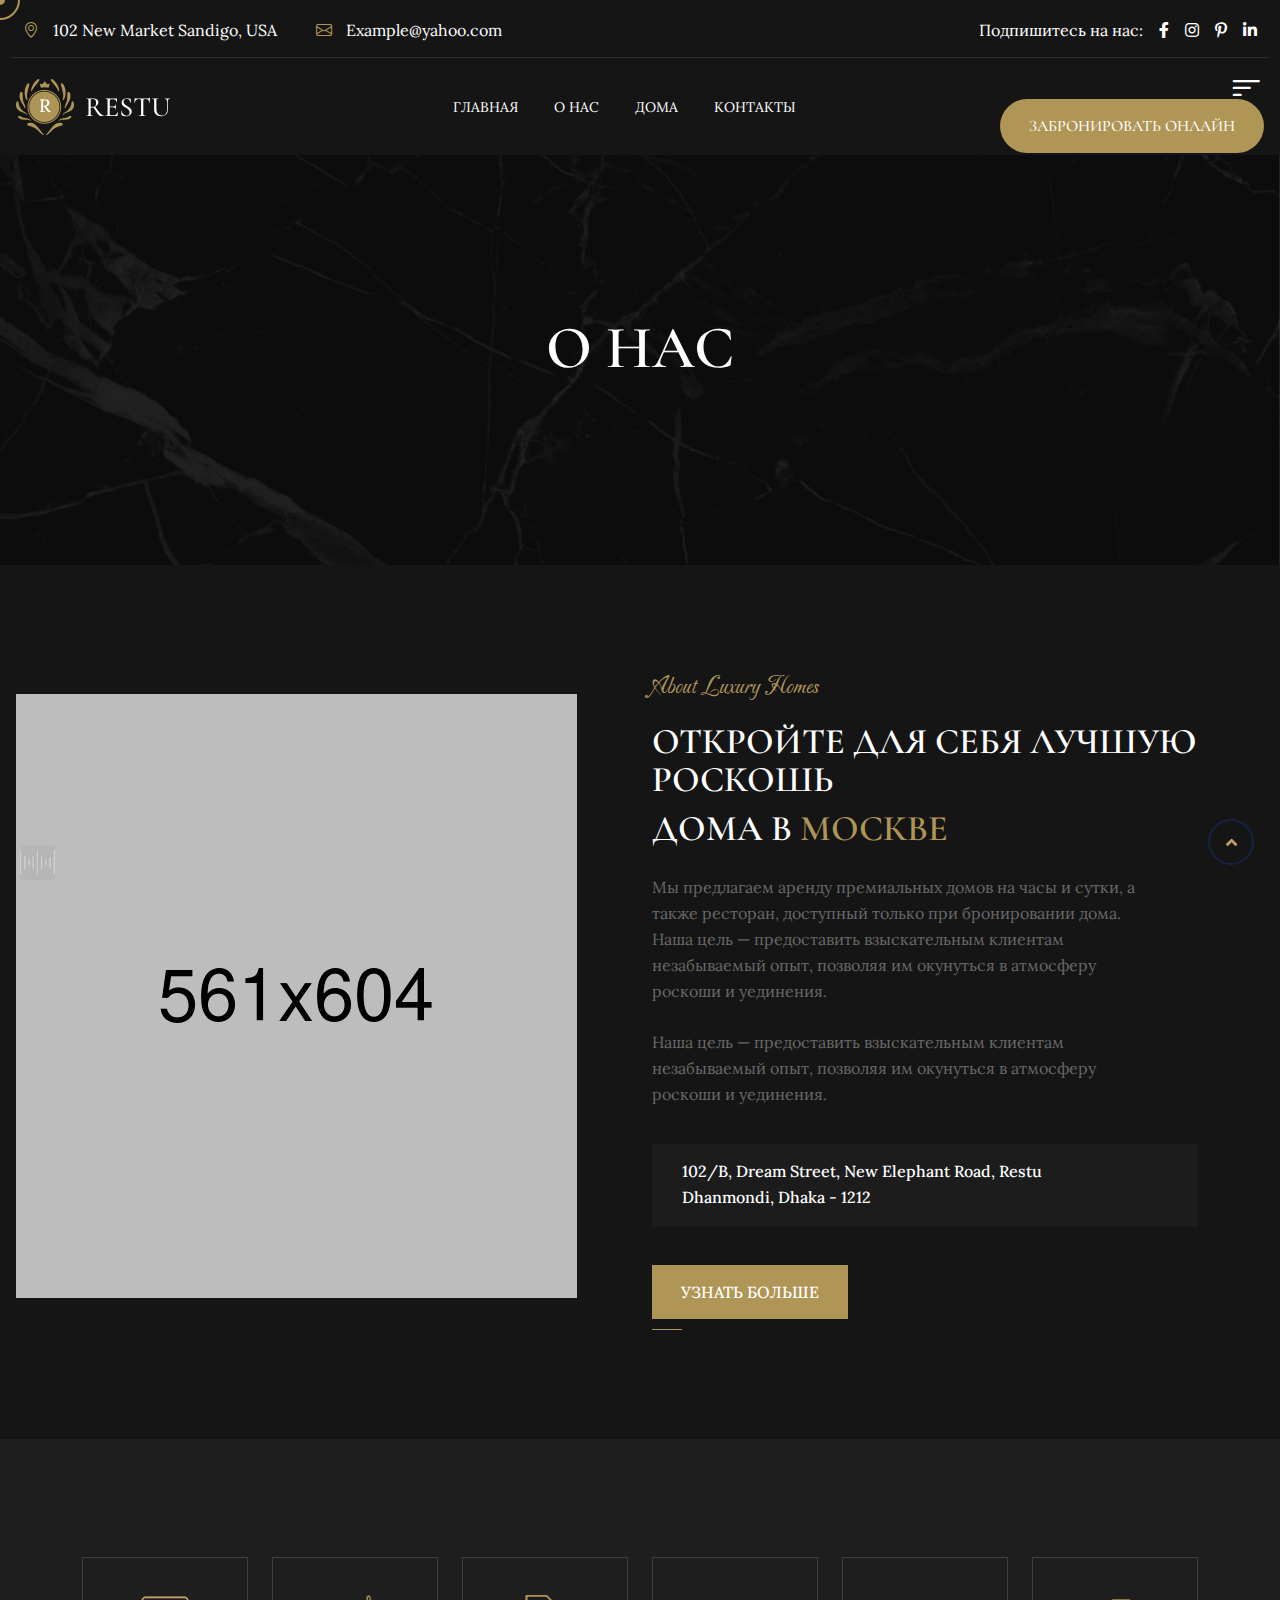
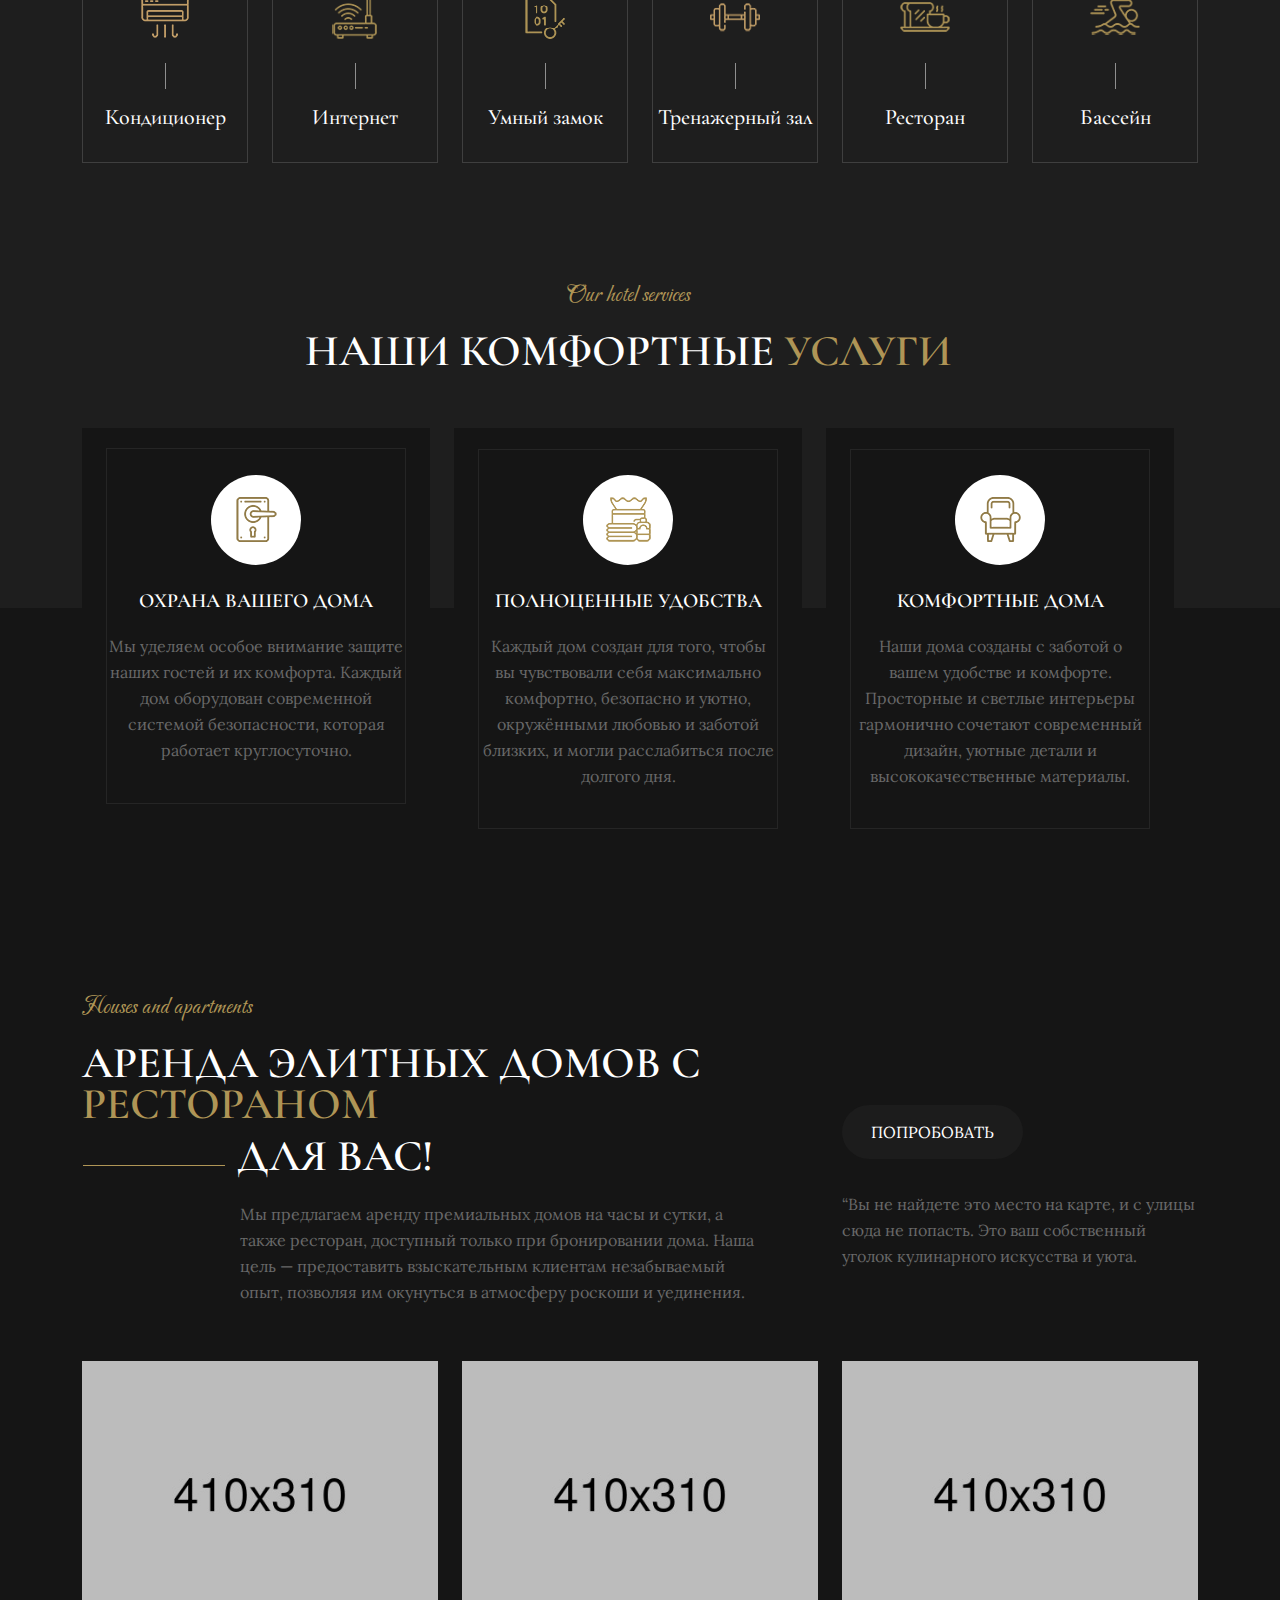
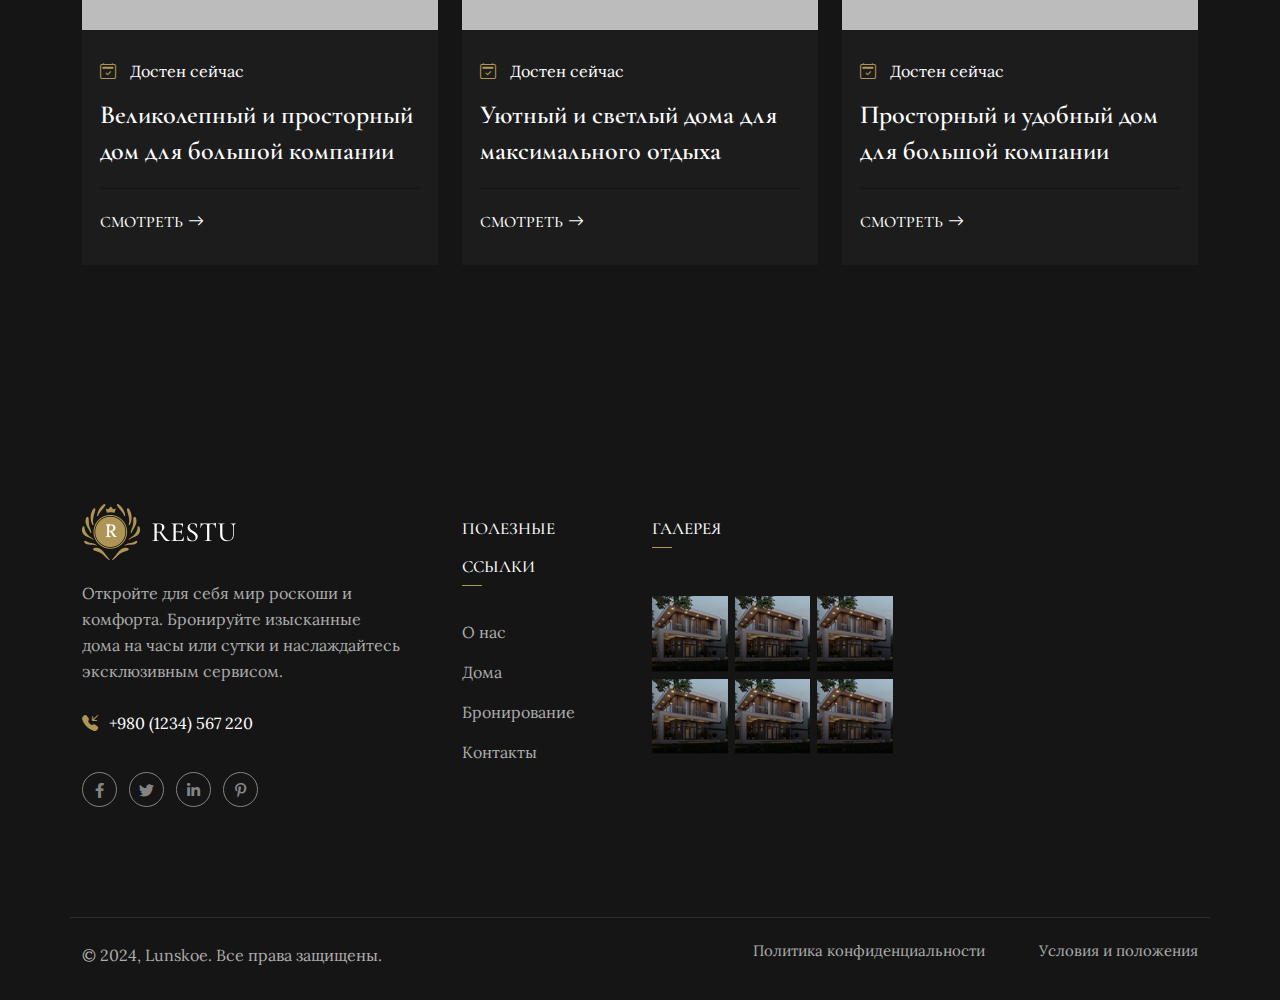
<file: about.html>
<!DOCTYPE HTML>
<html lang="en-US">


<head>
	<meta charset="UTF-8">
	<meta http-equiv="x-ua-compatible" content="ie=edge">
	<title>Restu - Luxury Hotel HTML5 Template </title>
	<meta name="description" content="">
	<meta name="viewport" content="width=device-width, initial-scale=1">
	<!-- Favicon -->
	<link rel="icon" type="image/png" sizes="56x56" href="assets/images/fav-icon/icon.png">

	<!-- bootstrap CSS -->
	<link rel="stylesheet" href="assets/css/bootstrap.min.css" type="text/css" media="all">
	<!-- carousel CSS -->
	<link rel="stylesheet" href="assets/css/owl.carousel.min.css" type="text/css" media="all">
	<!-- animate CSS -->
	<link rel="stylesheet" href="assets/css/animate.css" type="text/css" media="all">
	<!-- animated-text CSS -->
	<link rel="stylesheet" href="assets/css/animated-text.css" type="text/css" media="all">
	<!-- font-awesome CSS -->
	<link rel="stylesheet" href="assets/css/all.min.css" type="text/css" media="all">
	<!-- font-flaticon CSS -->
	<link rel="stylesheet" href="assets/css/flaticon.css" type="text/css" media="all">
	<!-- theme-default CSS -->
	<link rel="stylesheet" href="assets/css/theme-default.css" type="text/css" media="all">
	<!-- meanmenu CSS -->
	<link rel="stylesheet" href="assets/css/meanmenu.min.css" type="text/css" media="all">
	<!-- transitions CSS -->
	<link rel="stylesheet" href="assets/css/owl.transitions.css" type="text/css" media="all">
	<!-- venobox CSS -->
	<link rel="stylesheet" href="venobox/venobox.css" type="text/css" media="all">
	<!-- bootstrap icons -->
	<link rel="stylesheet" href="assets/css/bootstrap-icons.css" type="text/css" media="all">
	<!-- Main Style CSS -->
	<link rel="stylesheet" href="assets/css/style.css" type="text/css" media="all">
	<!-- responsive CSS -->
	<link rel="stylesheet" href="assets/css/responsive.css" type="text/css" media="all">	
	<!-- ScrollCue CSS -->
	<link rel="stylesheet" href="assets/css/scrollCue.css" type="text/css" media="all">
	<link rel="stylesheet" href="assets/css/coustome-animation.css" type="text/css" media="all">
	<!-- modernizr js -->
	<script src="assets/js/vendor/modernizr-3.5.0.min.js"></script>
</head>

<body>
  <div id="audio-player">
    <button id="playPauseBtn" class="playPauseBtn paused">
      <img class="player-img" width="35px" height="35px" src="./assets/images/home-2/sound.gif" alt="Вкл\Выкл Музыки">
    </button>
    <audio id="background-music" loop>
      <source src="./assets/music/ambient.mp3" type="audio/mpeg">
      Ваш браузер не поддерживает аудиоэлемент.
    </audio>
  </div>

  <div id="cursor">
    <div id="inner-circle"></div>
    <div id="outer-circle"></div>
  </div>



<!--==================================================-->
<!-- Start Restu Top Area Home Two-->
<!--==================================================-->
<div class="top-area style-two">
	<div class="container-fluid">
		<div class="row add-border">
			<div class="col-lg-6">
				<div class="top-info">
					<ul>
						<li><i class="bi bi-geo-alt"></i>102 New Market Sandigo, USA</li>
						<li><i class="bi bi-envelope"></i>Example@yahoo.com</li>
					</ul>
				</div>
			</div>
			<div class="col-lg-6">
				<div class="top-social-icon">
					<ul>
						<li class="title">Подпишитесь на нас:</li>
						<li><a href="#"><i class="fab fa-facebook-f"></i></a></li>
						<li><a href="#"><i class="fab fa-instagram"></i></a></li>
						<li><a href="#"><i class="fab fa-pinterest-p"></i></a></li>
						<li><a href="#"><i class="fab fa-linkedin-in"></i></a></li>
					</ul>
				</div>
			</div>
		</div>
	</div>
</div>
<!--==================================================-->
<!-- Start Restu Top Area Home Two-->
<!--==================================================-->


<!--==================================================-->
<!-- Start Restu Header Area -->
<!--==================================================-->
<div class="header-area" id="sticky-header">
	<div class="container-fulid">
		<div class="row align-items-center">
			<div class="col-lg-3">
				<div class="header-logo">
					<a href="index.html"><img src="assets/images/home-1/logo-1.png" alt=""></a>
				</div>
			</div>
			<div class="col-lg-6">
				<div class="header-menu">
					<ul>
						<li class="menu-item-has-children">
              <a href="index.html">Главная</i></a>
            </li>
						<li><a href="about.html">О Нас</a></li>
						<li class="menu-item-has-children">
              <a href="house-list.html">Дома</i></a>
						</li>
						<li><a href="contact.html">Контакты</a></li>
					</ul>
				</div>
			</div>
			<div class="col-lg-3 text-right">
				<div class="header-sidbar navSidebar-button">
					<a href="#"><i class="bi bi-filter-left"></i></a>
				</div>
				<div class="header-button">
					<a href="index.html#HousesAndApartments">Забронировать онлайн</a>
				</div>
			</div>
		</div>
	</div>
</div>
<!--==================================================-->
<!-- End Restu Header Area -->
<!--==================================================-->




<!--==================================================-->
<!-- Start Main Menu Area -->
<!--==================================================-->
<div class="mobile-menu-area sticky d-sm-block d-md-block d-lg-none ">
	<div class="mobile-menu">
		<nav class="header-menu">
			<ul class="nav_scroll">
				<li class="menu-item-has-children"><a href="index.html">Главная</a></li>
				<li class="menu-item-has-children"><a href="about.html">О нас</a></li>
        <li class="menu-item-has-children"><a href="house-list.html">Дома</a></li>
				<li><a href="contact.html">Контакты</a></li>
			</ul>
		</nav>
	</div>
</div>
<!--==================================================-->
<!-- End Main Menu Area -->
<!--==================================================-->




<!-- Sidebar Cart Item -->
<div class="xs-sidebar-group info-group">
	<div class="xs-overlay xs-bg-black"></div>
	<div class="xs-sidebar-widget">
		<div class="sidebar-widget-container">
			<div class="widget-heading">
				<a href="#" class="close-side-widget">
					<i class="far fa-times-circle"></i>
				</a>
			</div>
			<div class="sidebar-textwidget">
				<!-- Sidebar Info Content -->
				<div class="sidebar-info-contents">
					<div class="content-inner">
						<div class="nav-logo">
							<a href="index.html"><img src="assets/images/home-1/logo-1.png" alt=""></a>
						</div>
						<div class="content-box">
							<h2>О нас</h2>
							<p class="text">Мы предлагаем аренду премиальных домов на часы и сутки, а также ресторан, доступный только при бронировании дома. Наша цель — предоставить взыскательным клиентам незабываемый опыт, позволяя им окунуться в атмосферу роскоши и уединения.</p>
							<a href="contact.html" class="theme-btn btn-style-two"><span>Консультация</span> <i class="fas fa-heart"></i></a>
						</div>
						<div class="contact-info">
							<h2>Контактная информация</h2>
							<ul class="list-style-one">
								<li><span class="icon flaticon-email"></span>Chicago 12, Melborne City, USA</li>
								<li><span> <i class="bi bi-telephone-inbound"></i> </span>(+001) 123-456-7890</li>
								<li><span><i class="bi bi-geo-alt"></i></span>Example @gmail.com</li>
								<li><span><i class="bi bi-clock"></i></span>Week Days: 09.00 to 18.00 Sunday: Closed
								</li>
							</ul>
						</div>
						<!-- Social Box -->
						<ul class="social-box">
							<li class="facebook"><a href="#" class="fab fa-facebook-f"></a></li>
							<li class="twitter"><a href="#" class="fab fa-instagram"></a></li>
							<li class="linkedin"><a href="#" class="fab fa-twitter"></a></li>
							<li class="instagram"><a href="#" class="fab fa-pinterest-p"></a></li>
							<li class="youtube"><a href="#" class="fab fa-linkedin-in"></a></li>
						</ul>
					</div>
				</div>
			</div>
		</div>
	</div>
</div>
<!--End Sidebar Cart Item -->




<!--==================================================-->
<!-- Start Restu Breadcumb Area -->
<!--==================================================-->
<div class="breadcumb-area">
	<div class="container">
		<div class="row">
			<div class="col-lg-12">
				<div class="breadcumb-content">
					<h4>О нас</h4>
				</div>
			</div>
		</div>
	</div>
</div>
<!--==================================================-->
<!-- End Restu Breadcumb Area -->
<!--==================================================-->



<!--==================================================-->
<!-- Start Restu About Area -->
<!--==================================================-->
<div class="about-area inner-style">
	<div class="container">
		<div class="row align-items-center">
			<div class="col-lg-6 col-md-12">
				<div class="about-thumb">
					<img src="assets/images/inner/about-thumb.png" alt="">
				</div>
			</div>
			<div class="col-lg-6 col-md-12">
				<div class="about-right">
				    <div class="section-title">
					    <h4 >About Luxury Homes</h4>
					    <h1>Откройте для себя лучшую роскошь</h1>
					    <h1>Дома в <span>Москве</span></h1>
					    <p>Мы предлагаем аренду премиальных домов на часы и сутки, а также ресторан, доступный только при бронировании дома. Наша цель — предоставить взыскательным клиентам незабываемый опыт, позволяя им окунуться в атмосферу роскоши и уединения.</p>
				    </div>
				    <p class="about-inner-desc">Наша цель — предоставить взыскательным клиентам незабываемый опыт, позволяя им окунуться в атмосферу роскоши и уединения.</p>
                    <div class="about-address">
					    <p>102/B, Dream Street, New Elephant Road, Restu Dhanmondi, Dhaka - 1212</p>
				    </div>
					<div class="luxury-button">
						<a href="#">Узнать больше</a>
					</div>
				</div>
			</div>
		</div>
	</div>
</div>
<!--==================================================-->
<!-- End Restu About Area -->
<!--==================================================-->



<!--==================================================-->
<!-- Start Restu Fecilities Area -->
<!--==================================================-->
<div class="fecilities-area">
	<div class="container">
		<div class="row">
			<div class="col-lg-2 col-md-4 col-sm-6">
				<div class="single-fecilities-box">
					<div class="fecilities-icon">
						<img src="assets/images/home-1/facilities-icon1.png" alt="">
					</div>
                    <div class="fecilities-content">
                    	<h4>Кондиционер</h4>
                    </div>
				</div>
			</div>			
			<div class="col-lg-2 col-md-4 col-sm-6">
				<div class="single-fecilities-box">
					<div class="fecilities-icon">
						<img src="assets/images/home-1/facilities-icon2.png" alt="">
					</div>
                    <div class="fecilities-content">
                    	<h4>Интернет</h4>
                    </div>
				</div>
			</div>			
			<div class="col-lg-2 col-md-4 col-sm-6">
				<div class="single-fecilities-box">
					<div class="fecilities-icon">
						<img src="assets/images/home-1/facilities-icon3.png" alt="">
					</div>
                    <div class="fecilities-content">
                    	<h4>Умный замок</h4>
                    </div>
				</div>
			</div>			
			<div class="col-lg-2 col-md-4 col-sm-6">
				<div class="single-fecilities-box">
					<div class="fecilities-icon">
						<img src="assets/images/home-1/facilities-icon4.png" alt="">
					</div>
                    <div class="fecilities-content">
                    	<h4>Тренажерный зал</h4>
                    </div>
				</div>
			</div>			
			<div class="col-lg-2 col-md-4 col-sm-6">
				<div class="single-fecilities-box">
					<div class="fecilities-icon">
						<img src="assets/images/home-1/facilities-icon5.png" alt="">
					</div>
                    <div class="fecilities-content">
                    	<h4>Ресторан</h4>
                    </div>
				</div>
			</div>			
			<div class="col-lg-2 col-md-4 col-sm-6">
				<div class="single-fecilities-box">
					<div class="fecilities-icon">
						<img src="assets/images/home-1/facilities-icon6.png" alt="">
					</div>
                    <div class="fecilities-content">
                    	<h4>Бассейн</h4>
                    </div>
				</div>
			</div>
		</div>
	</div>
</div>
<!--==================================================-->
<!-- End Restu Fecilities Area -->
<!--==================================================-->


<!--==================================================-->
<!-- Start Restu Service Area -->
<!--==================================================-->
<div class="service-area">
	<div class="container">
		<div class="row add-margin">
			<div class="row">
				<div class="col-lg-12">
					<div class="section-title text-center">
						<h4>Our hotel services</h4>
						<h1>Наши комфортные <span>услуги</span></h1>
					</div>
				</div>
			</div>
			<div class="row">
				<div class="col-lg-4 col-md-6">
					<div class="single-service-box">
						<div class="single-service-thumb">
							<img src="assets/images/home-1/service-icon-1.png" alt="">
						</div>
						<div class="service-content">
							<h4>Охрана вашего дома</h4>
							<p>Мы уделяем особое внимание защите наших гостей и их комфорта. Каждый дом оборудован современной системой безопасности, которая работает круглосуточно.</p>
						</div>
					</div>
				</div>				
				<div class="col-lg-4 col-md-6">
					<div class="single-service-box">
						<div class="single-service-thumb">
							<img src="assets/images/home-1/service-icon-2.png" alt="">
						</div>
						<div class="service-content">
							<h4>Полноценные удобства</h4>
							<p>Каждый дом создан для того, чтобы вы чувствовали себя максимально комфортно, безопасно и уютно, окружёнными любовью и заботой близких, и могли расслабиться после долгого дня.</p>
						</div>
					</div>
				</div>				
				<div class="col-lg-4 col-md-6">
					<div class="single-service-box">
						<div class="single-service-thumb">
							<img src="assets/images/home-1/service-icon-3.png" alt="">
						</div>
						<div class="service-content">
							<h4>Комфортные дома</h4>
							<p>Наши дома созданы с заботой о вашем удобстве и комфорте. Просторные и светлые интерьеры гармонично сочетают современный дизайн, уютные детали и высококачественные материалы.</p>
						</div>
					</div>
				</div>
			</div>
		</div>
	</div>
</div>
<!--==================================================-->
<!-- End Restu Service Area -->
<!--==================================================-->



<!--==================================================-->
<!-- Start Restu Blog Area -->
<!--==================================================-->
<div class="blog-area">
	<div class="container">
		<div class="row align-items-center">
			<div class="col-lg-8 col-md-12">
			    <div class="section-title">
				   <h4>Houses and apartments</h4>
				   <h1>Аренда элитных домов с <span>рестораном</span></h1>
				   <h1 class="style">Для Вас!</h1>
				   <p class="style">Мы предлагаем аренду премиальных домов на часы и сутки, а также ресторан, доступный только при бронировании дома. Наша цель — предоставить взыскательным клиентам незабываемый опыт, позволяя им окунуться в атмосферу роскоши и уединения.</p>
			    </div>
			</div>
			<div class="col-lg-4 col-md-12">
				<div class="blog-right">
					<div class="project-button">
						<a href="house-list.html">Попробовать</a>
					</div>
					<p class="blog-desc">“Вы не найдете это место на карте, и с улицы сюда не попасть. Это ваш собственный уголок кулинарного искусства и уюта.</p>
				</div>
			</div>
		</div>
		<div class="row">
			<div class="col-lg-4 col-md-6">
				<div class="single-blog-box">
					<div class="single-thumb">
						<img src="assets/images/home-1/blog-1.jpg" alt="">
					</div>
					<div class="blog-content">
						<div class="meta-blog">
							<span><i class="bi bi-calendar2-check"></i>Достен сейчас</span>
						</div>
						<a href="standart-home-details.html">Великолепный и просторный дом для большой компании</a>
						<div class="blog-button">
							<a href="standart-home-details.html">Смотреть<i class="bi bi-arrow-right"></i></a>
						</div>
					</div>
				</div>
			</div>			
			<div class="col-lg-4 col-md-6">
				<div class="single-blog-box">
					<div class="single-thumb">
						<img src="assets/images/home-1/blog-2.jpg" alt="">
					</div>
					<div class="blog-content">
						<div class="meta-blog">
							<span><i class="bi bi-calendar2-check"></i>Достен сейчас</span>
						</div>
						<a href="junior-lux-home-details.html">Уютный и светлый дома для максимального отдыха</a>
						<div class="blog-button">
							<a href="junior-lux-home-details.html">Смотреть<i class="bi bi-arrow-right"></i></a>
						</div>
					</div>
				</div>
			</div>			
			<div class="col-lg-4 col-md-6">
				<div class="single-blog-box">
					<div class="single-thumb">
						<img src="assets/images/home-1/blog-3.jpg" alt="">
					</div>
					<div class="blog-content">
						<div class="meta-blog">
							<span><i class="bi bi-calendar2-check"></i>Достен сейчас</span>
						</div>
						<a href="lux-home-details.html">Просторный и удобный дом для большой компании</a>
						<div class="blog-button">
							<a href="lux-home-details.html">Смотреть<i class="bi bi-arrow-right"></i></a>
						</div>
					</div>
				</div>
			</div>
		</div>
	</div>
</div>
<!--==================================================-->
<!-- End Restu Blog Area -->
<!--==================================================-->


<!--==================================================-->
<!-- Start Restu Footer Area -->
<!--==================================================-->
<div class="footer-area">
	<div class="container">
		<div class="row">
			<div class="col-lg-4 col-md-6 col-sm-6">
				<div class="footer-widget-logo">
					<a href="index.html"><img src="assets/images/home-1/logo-1.png" alt=""></a>
				</div>

				<p class="footer-desc">Откройте для себя мир роскоши и комфорта. Бронируйте изысканные дома на часы или сутки и наслаждайтесь эксклюзивным сервисом.</p>

                <div class="footear-contact">
                	<span><i class="bi bi-telephone-inbound-fill"></i> +980 (1234) 567 220</span>
                </div> 
				<div class="footer-widget-social-icon">
					<ul>
						<li><a href="#"><i class="fab fa-facebook-f"></i></a></li>
						<li><a href="#"><i class="fab fa-twitter"></i></a></li>
						<li><a href="#"><i class="fab fa-linkedin-in"></i></a></li>
						<li><a href="#"><i class="fab fa-pinterest-p"></i></a></li>
					</ul>
				</div>
			</div>
			<div class="col-lg-2 col-md-6 col-sm-6">
				<div class="footer-widget-content upper">
					<div class="footer-widget-title">
						<h4>Полезные ссылки</h4>
					</div>
					<div class="footer-widget-menu">
                        <ul>
                         	<li><a href="about.html">О нас</a></li>
                         	<li><a href="house-list.html">Дома</a></li>
                         	<li><a href="index.html#booking-area-id">Бронирование</a></li>
                         	<li><a href="contact.html">Контакты</a></li>
                        </ul>
					</div>
				</div>
			</div>			
			<div class="col-lg-3 col-md-6 col-sm-6">
				<div class="footer-widget-content">
					<div class="footer-widget-title add">
						<h4>Галерея</h4>
					</div>
					<div class="footer-widget-gallery">
                        <a class="place venobox vbox-item" data-gall="lace-imgs" href="assets/images/home-1/gallery-1.jpg"><img src="assets/images/home-1/galerey_1.jpg" alt=""></a>                       
                         <a class="place venobox vbox-item" data-gall="lace-imgs" href="assets/images/home-1/gallery-2.jpg"><img src="assets/images/home-1/galerey_1.jpg" alt=""></a>                      
                        <a class="place venobox vbox-item" data-gall="lace-imgs" href="assets/images/home-1/gallery-3.jpg"><img src="assets/images/home-1/galerey_1.jpg" alt=""></a> 
                        <a class="place venobox vbox-item" data-gall="lace-imgs" href="assets/images/home-1/gallery-4.jpg"><img src="assets/images/home-1/galerey_1.jpg" alt=""></a> 
                        <a class="place venobox vbox-item" data-gall="lace-imgs" href="assets/images/home-1/gallery-5.jpg"><img src="assets/images/home-1/galerey_1.jpg" alt=""></a>
                        <a class="place venobox vbox-item" data-gall="lace-imgs" href="assets/images/home-1/gallery-6.jpg"><img src="assets/images/home-1/galerey_1.jpg" alt=""></a>
					</div>
				</div>
			</div>			

		</div>
		<div class="row aa-boder align-items-center">
			<div class="col-md-6 col-lg-6">
				<div class="footer-bottom-content">
					<h4>© 2024, Lunskoe. Все права защищены.</h4>
				</div>
			</div>			
			<div class="col-md-6 col-lg-6">
				<div class="footer-bottom-content">
					<ul>
						<li><a href="#">Условия и положения</a></li>
						<li><a href="#">Политика конфиденциальности</a></li>
					</ul>
				</div>
			</div>
		</div>
	</div>
</div>
<!--==================================================-->
<!-- End Restu Footer Area -->
<!--==================================================-->


<!--==================================================-->
<!-- Start Restu Scroll Up Area -->
<!--==================================================-->
<div class="prgoress_indicator active-progress">
    <svg class="progress-circle svg-content" width="100%" height="100%" viewBox="-1 -1 102 102">
      <path d="M50,1 a49,49 0 0,1 0,98 a49,49 0 0,1 0,-98" style="transition: stroke-dashoffset 10ms linear 0s; stroke-dasharray: 307.919, 307.919; stroke-dashoffset: 57.3858;"></path>
    </svg>
</div>
<!--==================================================-->
<!-- End Restu Scroll Up Area -->
<!--==================================================-->




	<!-- jquery js -->
	<script src="assets/js/vendor/jquery-3.6.2.min.js"></script>
	<script src="assets/js/popper.min.js"></script>
	<!-- bootstrap js -->
	<script src="assets/js/bootstrap.min.js"></script>
	<!-- carousel js -->
	<script src="assets/js/owl.carousel.min.js"></script>
	<!-- counterup js -->
	<script src="assets/js/jquery.counterup.min.js"></script>
	<!-- waypoints js -->
	<script src="assets/js/waypoints.min.js"></script>
	<!-- wow js -->
	<script src="assets/js/wow.js"></script>
	<!-- imagesloaded js -->
	<script src="assets/js/imagesloaded.pkgd.min.js"></script>
	<!-- venobox js -->
	<script src="venobox/venobox.js"></script>

	<!--  animated-text js -->
	<script src="assets/js/animated-text.js"></script>
	<!-- venobox min js -->
	<script src="venobox/venobox.min.js"></script>
	<!-- isotope js -->
	<script src="assets/js/isotope.pkgd.min.js"></script>
	<!-- jquery meanmenu js -->
	<script src="assets/js/jquery.meanmenu.js"></script>

	<!-- jquery scrollup js -->
	<script src="assets/js/jquery.scrollUp.js"></script>
	<!-- theme js -->
	<script src="assets/js/theme.js"></script>
    <!-- coustom js -->
	<script src="assets/js/coustom.js"></script>
	<!-- barfiller -->
	<script src="assets/js/jquery.barfiller.js"></script>
	<!-- barfiller -->
	<script src="assets/js/scrollCue.min.js"></script>
	<script src="assets/js/gsap.min.js"></script>
	<script src="assets/js/ScrollTrigger.min.js"></script>
	<script src="assets/js/SplitText.min.js"></script>
	<script src="assets/js/text-animation.js"></script>
  <script src="assets/js/customCursor.js"></script>
</body>

</html>
</file>
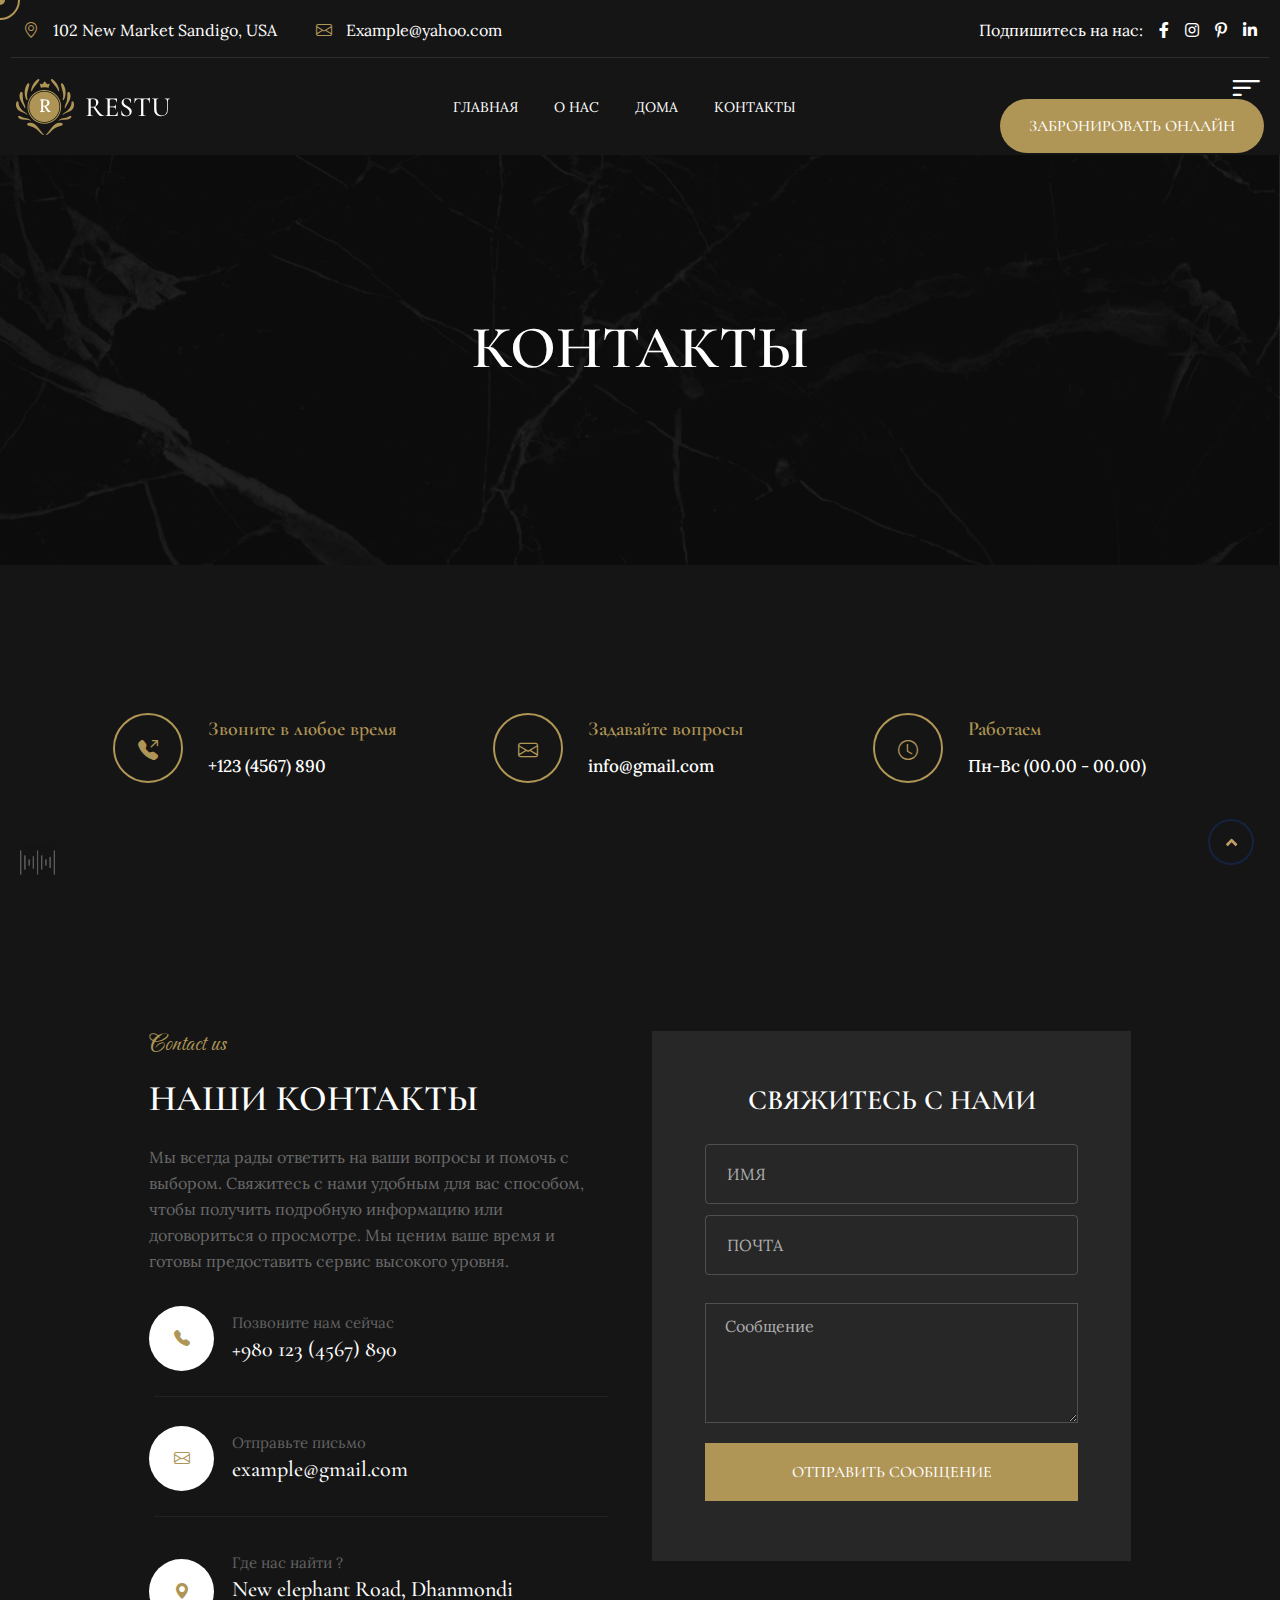
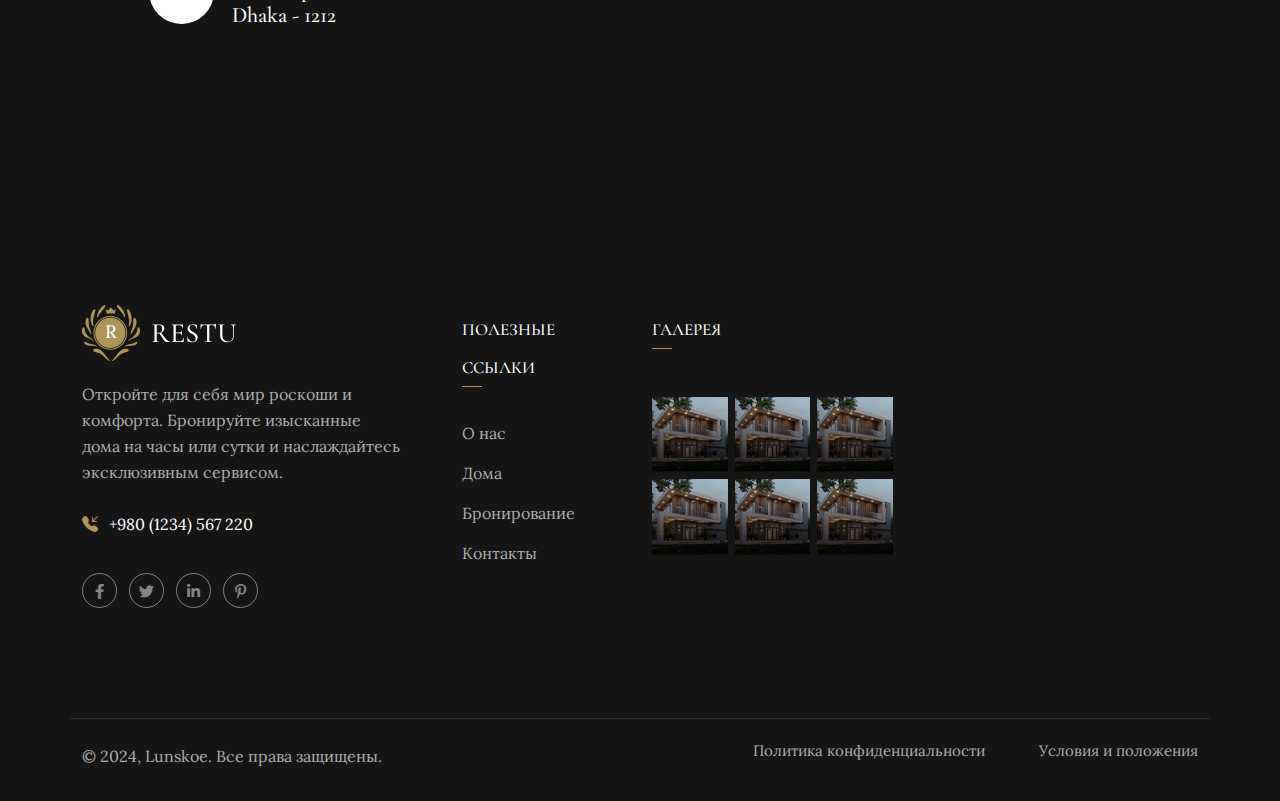
<file: contact.html>
<!DOCTYPE HTML>
<html lang="en-US">


<head>
	<meta charset="UTF-8">
	<meta http-equiv="x-ua-compatible" content="ie=edge">
	<title>Restu - Luxury Hotel HTML5 Template </title>
	<meta name="description" content="">
	<meta name="viewport" content="width=device-width, initial-scale=1">
	<!-- Favicon -->
	<link rel="icon" type="image/png" sizes="56x56" href="assets/images/fav-icon/icon.png">

	<!-- bootstrap CSS -->
	<link rel="stylesheet" href="assets/css/bootstrap.min.css" type="text/css" media="all">
	<!-- carousel CSS -->
	<link rel="stylesheet" href="assets/css/owl.carousel.min.css" type="text/css" media="all">
	<!-- animate CSS -->
	<link rel="stylesheet" href="assets/css/animate.css" type="text/css" media="all">
	<!-- animated-text CSS -->
	<link rel="stylesheet" href="assets/css/animated-text.css" type="text/css" media="all">
	<!-- font-awesome CSS -->
	<link rel="stylesheet" href="assets/css/all.min.css" type="text/css" media="all">
	<!-- font-flaticon CSS -->
	<link rel="stylesheet" href="assets/css/flaticon.css" type="text/css" media="all">
	<!-- theme-default CSS -->
	<link rel="stylesheet" href="assets/css/theme-default.css" type="text/css" media="all">
	<!-- meanmenu CSS -->
	<link rel="stylesheet" href="assets/css/meanmenu.min.css" type="text/css" media="all">
	<!-- transitions CSS -->
	<link rel="stylesheet" href="assets/css/owl.transitions.css" type="text/css" media="all">
	<!-- venobox CSS -->
	<link rel="stylesheet" href="venobox/venobox.css" type="text/css" media="all">
	<!-- bootstrap icons -->
	<link rel="stylesheet" href="assets/css/bootstrap-icons.css" type="text/css" media="all">
	<!-- Main Style CSS -->
	<link rel="stylesheet" href="assets/css/style.css" type="text/css" media="all">
	<!-- responsive CSS -->
	<link rel="stylesheet" href="assets/css/responsive.css" type="text/css" media="all">	
	<!-- ScrollCue CSS -->
	<link rel="stylesheet" href="assets/css/scrollCue.css" type="text/css" media="all">
	<link rel="stylesheet" href="assets/css/coustome-animation.css" type="text/css" media="all">
	<!-- modernizr js -->
	<script src="assets/js/vendor/modernizr-3.5.0.min.js"></script>
</head>

<body>
	
  <div id="audio-player">
    <button id="playPauseBtn" class="playPauseBtn paused">
      <img class="player-img" width="35px" height="35px" src="./assets/images/home-2/sound.gif" alt="Вкл\Выкл Музыки">
    </button>
    <audio id="background-music" loop>
      <source src="./assets/music/ambient.mp3" type="audio/mpeg">
      Ваш браузер не поддерживает аудиоэлемент.
    </audio>
  </div>

  <div id="cursor">
    <div id="inner-circle"></div>
    <div id="outer-circle"></div>
  </div>


<!--==================================================-->
<!-- Start Restu Top Area Home Two-->
<!--==================================================-->
<div class="top-area style-two">
	<div class="container-fluid">
		<div class="row add-border">
			<div class="col-lg-6">
				<div class="top-info">
					<ul>
						<li><i class="bi bi-geo-alt"></i>102 New Market Sandigo, USA</li>
						<li><i class="bi bi-envelope"></i>Example@yahoo.com</li>
					</ul>
				</div>
			</div>
			<div class="col-lg-6">
				<div class="top-social-icon">
					<ul>
						<li class="title">Подпишитесь на нас:</li>
						<li><a href="#"><i class="fab fa-facebook-f"></i></a></li>
						<li><a href="#"><i class="fab fa-instagram"></i></a></li>
						<li><a href="#"><i class="fab fa-pinterest-p"></i></a></li>
						<li><a href="#"><i class="fab fa-linkedin-in"></i></a></li>
					</ul>
				</div>
			</div>
		</div>
	</div>
</div>
<!--==================================================-->
<!-- Start Restu Top Area Home Two-->
<!--==================================================-->


<!--==================================================-->
<!-- Start Restu Header Area -->
<!--==================================================-->
<div class="header-area" id="sticky-header">
	<div class="container-fulid">
		<div class="row align-items-center">
			<div class="col-lg-3">
				<div class="header-logo">
					<a href="index.html"><img src="assets/images/home-1/logo-1.png" alt=""></a>
				</div>
			</div>
			<div class="col-lg-6">
				<div class="header-menu">
					<ul>
						<li class="menu-item-has-children">
              <a href="index.html">Главная</i></a>
            </li>
						<li><a href="about.html">О Нас</a></li>
						<li class="menu-item-has-children">
              <a href="house-list.html">Дома</i></a>
						</li>
						<li><a href="contact.html">Контакты</a></li>
					</ul>
				</div>
			</div>
			<div class="col-lg-3 text-right">
				<div class="header-sidbar navSidebar-button">
					<a href="#"><i class="bi bi-filter-left"></i></a>
				</div>
				<div class="header-button">
					<a href="index.html#HousesAndApartments">Забронировать онлайн</a>
				</div>
			</div>
		</div>
	</div>
</div>
<!--==================================================-->
<!-- End Restu Header Area -->
<!--==================================================-->




<!--==================================================-->
<!-- Start Main Menu Area -->
<!--==================================================-->
<div class="mobile-menu-area sticky d-sm-block d-md-block d-lg-none ">
	<div class="mobile-menu">
		<nav class="header-menu">
			<ul class="nav_scroll">
				<li class="menu-item-has-children"><a href="index.html">Главная</a></li>
				<li class="menu-item-has-children"><a href="about.html">О нас</a></li>
        <li class="menu-item-has-children"><a href="house-list.html">Дома</a></li>
				<li><a href="contact.html">Контакты</a></li>
			</ul>
		</nav>
	</div>
</div>
<!--==================================================-->
<!-- End Main Menu Area -->
<!--==================================================-->




<!-- Sidebar Cart Item -->
<div class="xs-sidebar-group info-group">
	<div class="xs-overlay xs-bg-black"></div>
	<div class="xs-sidebar-widget">
		<div class="sidebar-widget-container">
			<div class="widget-heading">
				<a href="#" class="close-side-widget">
					<i class="far fa-times-circle"></i>
				</a>
			</div>
			<div class="sidebar-textwidget">
				<!-- Sidebar Info Content -->
				<div class="sidebar-info-contents">
					<div class="content-inner">
						<div class="nav-logo">
							<a href="index.html"><img src="assets/images/home-1/logo-1.png" alt=""></a>
						</div>
						<div class="content-box">
							<h2>О нас</h2>
							<p class="text">Мы предлагаем аренду премиальных домов на часы и сутки, а также ресторан, доступный только при бронировании дома. Наша цель — предоставить взыскательным клиентам незабываемый опыт, позволяя им окунуться в атмосферу роскоши и уединения.</p>
							<a href="contact.html" class="theme-btn btn-style-two"><span>Консультация</span> <i class="fas fa-heart"></i></a>
						</div>
						<div class="contact-info">
							<h2>Контактная информация</h2>
							<ul class="list-style-one">
								<li><span class="icon flaticon-email"></span>Chicago 12, Melborne City, USA</li>
								<li><span> <i class="bi bi-telephone-inbound"></i> </span>(+001) 123-456-7890</li>
								<li><span><i class="bi bi-geo-alt"></i></span>Example @gmail.com</li>
								<li><span><i class="bi bi-clock"></i></span>Week Days: 09.00 to 18.00 Sunday: Closed
								</li>
							</ul>
						</div>
						<!-- Social Box -->
						<ul class="social-box">
							<li class="facebook"><a href="#" class="fab fa-facebook-f"></a></li>
							<li class="twitter"><a href="#" class="fab fa-instagram"></a></li>
							<li class="linkedin"><a href="#" class="fab fa-twitter"></a></li>
							<li class="instagram"><a href="#" class="fab fa-pinterest-p"></a></li>
							<li class="youtube"><a href="#" class="fab fa-linkedin-in"></a></li>
						</ul>
					</div>
				</div>
			</div>
		</div>
	</div>
</div>
<!--End Sidebar Cart Item -->




<!--==================================================-->
<!-- Start Restu Breadcumb Area -->
<!--==================================================-->
<div class="breadcumb-area">
	<div class="container">
		<div class="row">
			<div class="col-lg-12">
				<div class="breadcumb-content">
					<h4>Контакты</h4>
				</div>
			</div>
		</div>
	</div>
</div>
<!--==================================================-->
<!-- End Restu Breadcumb Area -->
<!--==================================================-->



<!--==================================================-->
<!-- Start RestuContact Info Area inner-->
<!--==================================================-->
<div class="contact-info-area">
	<div class="container">
		<div class="row">
			<div class="col-lg-4 col-md-6">
				<div class="single-info-box">
					<div class="single-info-icon">
						<i class="bi bi-telephone-outbound-fill"></i>
					</div>
					<div class="single-info-content">
						<h4>Звоните в любое время</h4>
						<p>+123 (4567) 890</p>
					</div>
				</div>
			</div>			
			<div class="col-lg-4 col-md-6">
				<div class="single-info-box">
					<div class="single-info-icon">
						<i class="bi bi-envelope"></i>
					</div>
					<div class="single-info-content">
						<h4>Задавайте вопросы</h4>
						<p>info@gmail.com</p>
					</div>
				</div>
			</div>			
			<div class="col-lg-4 col-md-6">
				<div class="single-info-box">
					<div class="single-info-icon">
						<i class="bi bi-clock"></i>
					</div>
					<div class="single-info-content">
						<h4>Работаем</h4>
						<p>Пн-Вс (00.00 - 00.00)</p>
					</div>
				</div>
			</div>
		</div>
	</div>
</div>
<!--==================================================-->
<!-- End RestuContact Info Area inner-->
<!--==================================================-->





<!--==================================================-->
<!-- End RestuContact Area inner-->
<!--==================================================-->
<div class="contact-area inner-style">
	<div class="container">
		<div class="row add-backgroun">
			<div class="col-lg-6">
				<div class="section-title two">
					<h4>Contact us</h4>
					<h1>Наши контакты</h1>
					<p class="section-desc-2">Мы всегда рады ответить на ваши вопросы и помочь с выбором. Свяжитесь с нами удобным для вас способом, чтобы получить подробную информацию или договориться о просмотре. Мы ценим ваше время и готовы предоставить сервис высокого уровня.
					</p>
				</div>
				<div class="single-contact-box">
					<div class="contact-icon">
						<i class="bi bi-telephone-fill"></i>
					</div>
					<div class="contact-title">
						<h4>Позвоните нам сейчас</h4>
						<p>+980 123 (4567) 890</p>
					</div>
				</div>				
				<div class="single-contact-box">
					<div class="contact-icon">
						<i class="bi bi-envelope"></i>
					</div>
					<div class="contact-title">
						<h4>Отправьте письмо</h4>
						<p>example@gmail.com</p>
					</div>
				</div>					
				<div class="single-contact-box">
					<div class="contact-icon">
						<i class="bi bi-geo-alt-fill"></i>
					</div>
					<div class="contact-title">
						<h4>Где нас найти ?</h4>
						<p>New elephant Road, Dhanmondi<br>Dhaka - 1212</p>
					</div>
				</div>	
			</div>
			<div class="col-lg-6">
				<form action="https://formspree.io/f/myyleorq" method="POST" id="dreamit-form">
					<div class="single-contact-form">
						<div class="contact-content">
							<h4>Свяжитесь с нами</h4>
						</div>
						<div class="single-input-box">
							<input type="text" name="Name" placeholder="Имя" required="">
						</div>
						<div class="single-input-box">
							<input type="text" name="Email" placeholder="Почта" required="">
						</div>
						<div class="single-input-box">
							<textarea name="Message" id="Message" placeholder="Сообщение"></textarea>
						</div>
						<div class="single-input-box">
							<button type="submit">Отправить сообщение</button>
						</div>
					</div>
				</form>
				<div id="status"></div>
			</div>
		</div>
	</div>
</div>
<!--==================================================-->
<!-- End RestuContact Area Style Inner-->
<!--==================================================-->

<!--==================================================-->
<!-- Start Restu Footer Area -->
<!--==================================================-->
<div class="footer-area">
	<div class="container">
		<div class="row">
			<div class="col-lg-4 col-md-6 col-sm-6">
				<div class="footer-widget-logo">
					<a href="index.html"><img src="assets/images/home-1/logo-1.png" alt=""></a>
				</div>

				<p class="footer-desc">Откройте для себя мир роскоши и комфорта. Бронируйте изысканные дома на часы или сутки и наслаждайтесь эксклюзивным сервисом.</p>

                <div class="footear-contact">
                	<span><i class="bi bi-telephone-inbound-fill"></i> +980 (1234) 567 220</span>
                </div> 
				<div class="footer-widget-social-icon">
					<ul>
						<li><a href="#"><i class="fab fa-facebook-f"></i></a></li>
						<li><a href="#"><i class="fab fa-twitter"></i></a></li>
						<li><a href="#"><i class="fab fa-linkedin-in"></i></a></li>
						<li><a href="#"><i class="fab fa-pinterest-p"></i></a></li>
					</ul>
				</div>
			</div>
			<div class="col-lg-2 col-md-6 col-sm-6">
				<div class="footer-widget-content upper">
					<div class="footer-widget-title">
						<h4>Полезные ссылки</h4>
					</div>
					<div class="footer-widget-menu">
                        <ul>
                         	<li><a href="about.html">О нас</a></li>
                         	<li><a href="house-list.html">Дома</a></li>
                         	<li><a href="index.html#booking-area-id">Бронирование</a></li>
                         	<li><a href="contact.html">Контакты</a></li>
                        </ul>
					</div>
				</div>
			</div>			
			<div class="col-lg-3 col-md-6 col-sm-6">
				<div class="footer-widget-content">
					<div class="footer-widget-title add">
						<h4>Галерея</h4>
					</div>
					<div class="footer-widget-gallery">
                        <a class="place venobox vbox-item" data-gall="lace-imgs" href="assets/images/home-1/gallery-1.jpg"><img src="assets/images/home-1/galerey_1.jpg" alt=""></a>                       
                         <a class="place venobox vbox-item" data-gall="lace-imgs" href="assets/images/home-1/gallery-2.jpg"><img src="assets/images/home-1/galerey_1.jpg" alt=""></a>                      
                        <a class="place venobox vbox-item" data-gall="lace-imgs" href="assets/images/home-1/gallery-3.jpg"><img src="assets/images/home-1/galerey_1.jpg" alt=""></a> 
                        <a class="place venobox vbox-item" data-gall="lace-imgs" href="assets/images/home-1/gallery-4.jpg"><img src="assets/images/home-1/galerey_1.jpg" alt=""></a> 
                        <a class="place venobox vbox-item" data-gall="lace-imgs" href="assets/images/home-1/gallery-5.jpg"><img src="assets/images/home-1/galerey_1.jpg" alt=""></a>
                        <a class="place venobox vbox-item" data-gall="lace-imgs" href="assets/images/home-1/gallery-6.jpg"><img src="assets/images/home-1/galerey_1.jpg" alt=""></a>
					</div>
				</div>
			</div>			

		</div>
		<div class="row aa-boder align-items-center">
			<div class="col-md-6 col-lg-6">
				<div class="footer-bottom-content">
					<h4>© 2024, Lunskoe. Все права защищены.</h4>
				</div>
			</div>			
			<div class="col-md-6 col-lg-6">
				<div class="footer-bottom-content">
					<ul>
						<li><a href="#">Условия и положения</a></li>
						<li><a href="#">Политика конфиденциальности</a></li>
					</ul>
				</div>
			</div>
		</div>
	</div>
</div>
<!--==================================================-->
<!-- End Restu Footer Area -->
<!--==================================================-->


<!--==================================================-->
<!-- Start Restu Scroll Up Area -->
<!--==================================================-->
<div class="prgoress_indicator active-progress">
    <svg class="progress-circle svg-content" width="100%" height="100%" viewBox="-1 -1 102 102">
      <path d="M50,1 a49,49 0 0,1 0,98 a49,49 0 0,1 0,-98" style="transition: stroke-dashoffset 10ms linear 0s; stroke-dasharray: 307.919, 307.919; stroke-dashoffset: 57.3858;"></path>
    </svg>
</div>
<!--==================================================-->
<!-- End Restu Scroll Up Area -->
<!--==================================================-->




	<!-- jquery js -->
	<script src="assets/js/vendor/jquery-3.6.2.min.js"></script>
	<script src="assets/js/popper.min.js"></script>
	<!-- bootstrap js -->
	<script src="assets/js/bootstrap.min.js"></script>
	<!-- carousel js -->
	<script src="assets/js/owl.carousel.min.js"></script>
	<!-- counterup js -->
	<script src="assets/js/jquery.counterup.min.js"></script>
	<!-- waypoints js -->
	<script src="assets/js/waypoints.min.js"></script>
	<!-- wow js -->
	<script src="assets/js/wow.js"></script>
	<!-- imagesloaded js -->
	<script src="assets/js/imagesloaded.pkgd.min.js"></script>
	<!-- venobox js -->
	<script src="venobox/venobox.js"></script>

	<!--  animated-text js -->
	<script src="assets/js/animated-text.js"></script>
	<!-- venobox min js -->
	<script src="venobox/venobox.min.js"></script>
	<!-- isotope js -->
	<script src="assets/js/isotope.pkgd.min.js"></script>
	<!-- jquery meanmenu js -->
	<script src="assets/js/jquery.meanmenu.js"></script>

	<!-- jquery scrollup js -->
	<script src="assets/js/jquery.scrollUp.js"></script>
	<!-- theme js -->
	<script src="assets/js/theme.js"></script>
    <!-- coustom js -->
	<script src="assets/js/coustom.js"></script>
	<!-- barfiller -->
	<script src="assets/js/jquery.barfiller.js"></script>
	<!-- barfiller -->
	<script src="assets/js/scrollCue.min.js"></script>
	<script src="assets/js/gsap.min.js"></script>
	<script src="assets/js/ScrollTrigger.min.js"></script>
	<script src="assets/js/SplitText.min.js"></script>
	<script src="assets/js/text-animation.js"></script>
  <script src="assets/js/customCursor.js"></script>
</body>

</html>
</file>
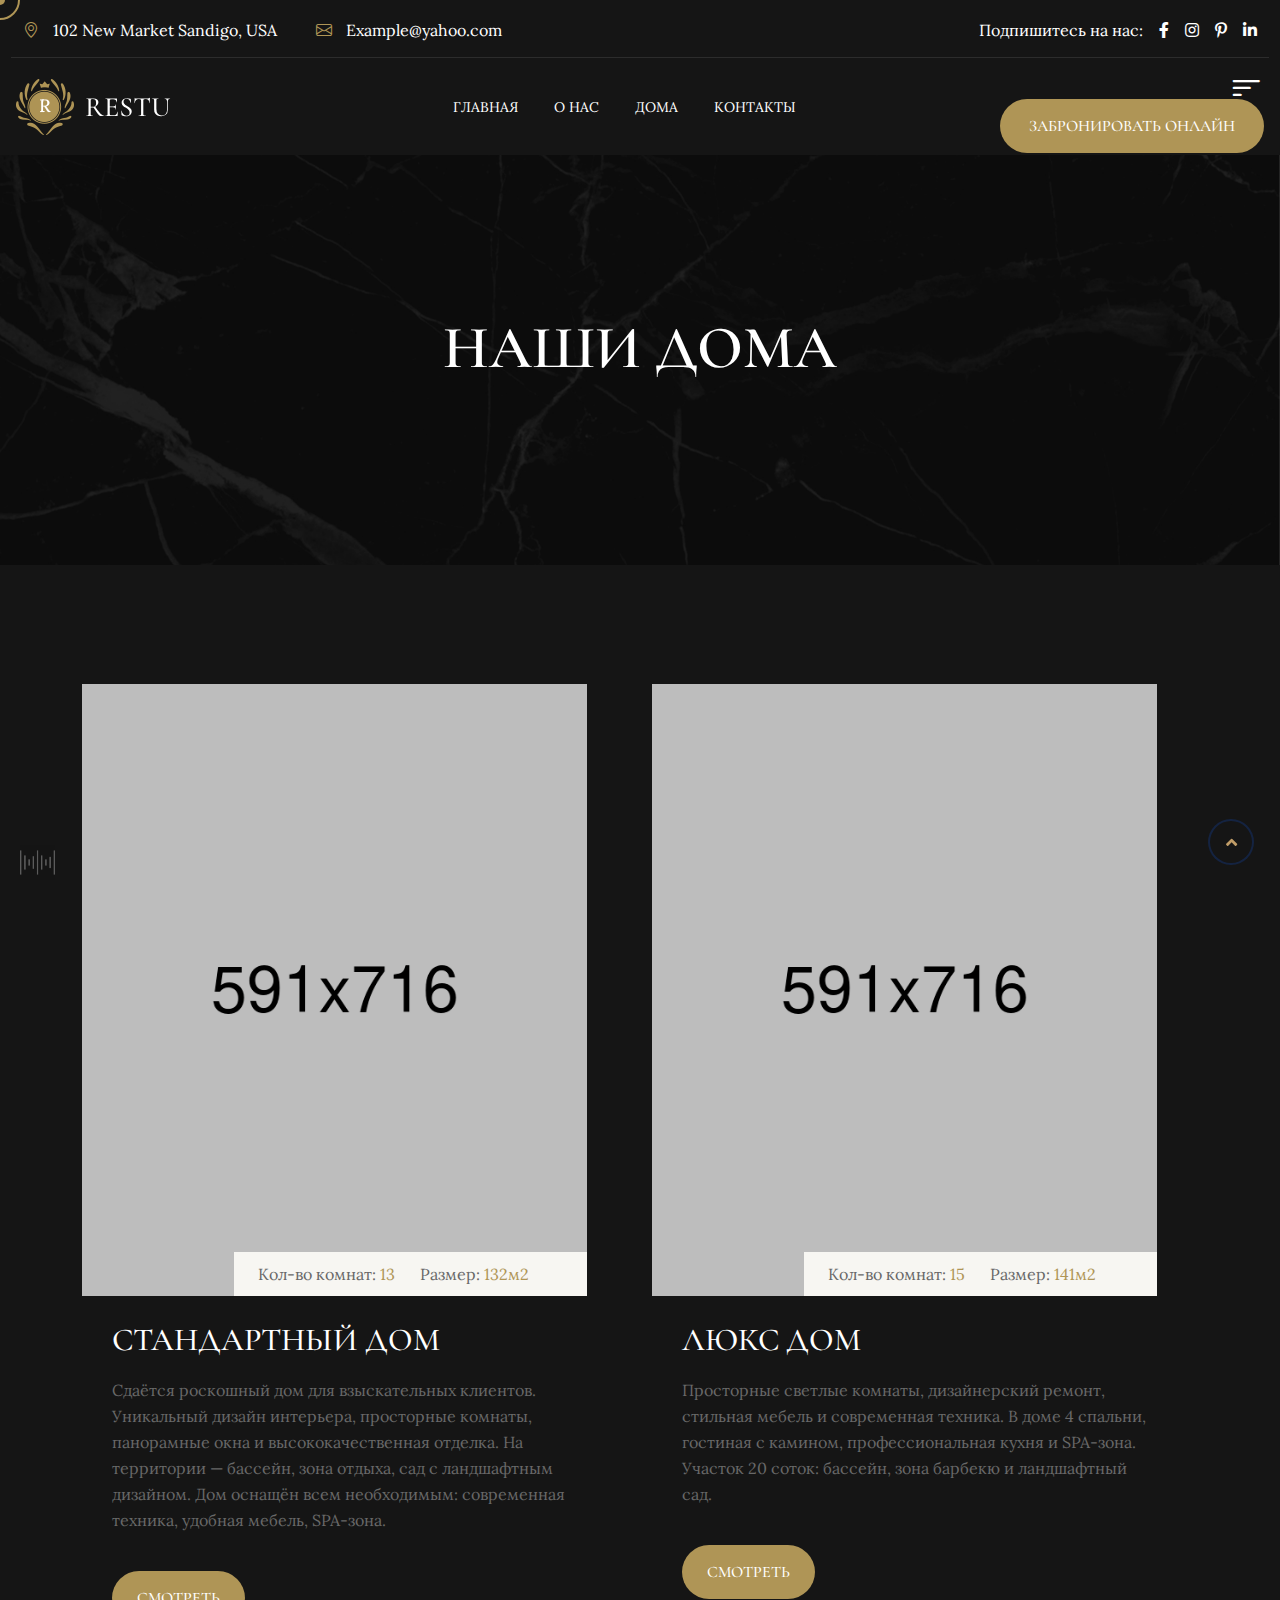
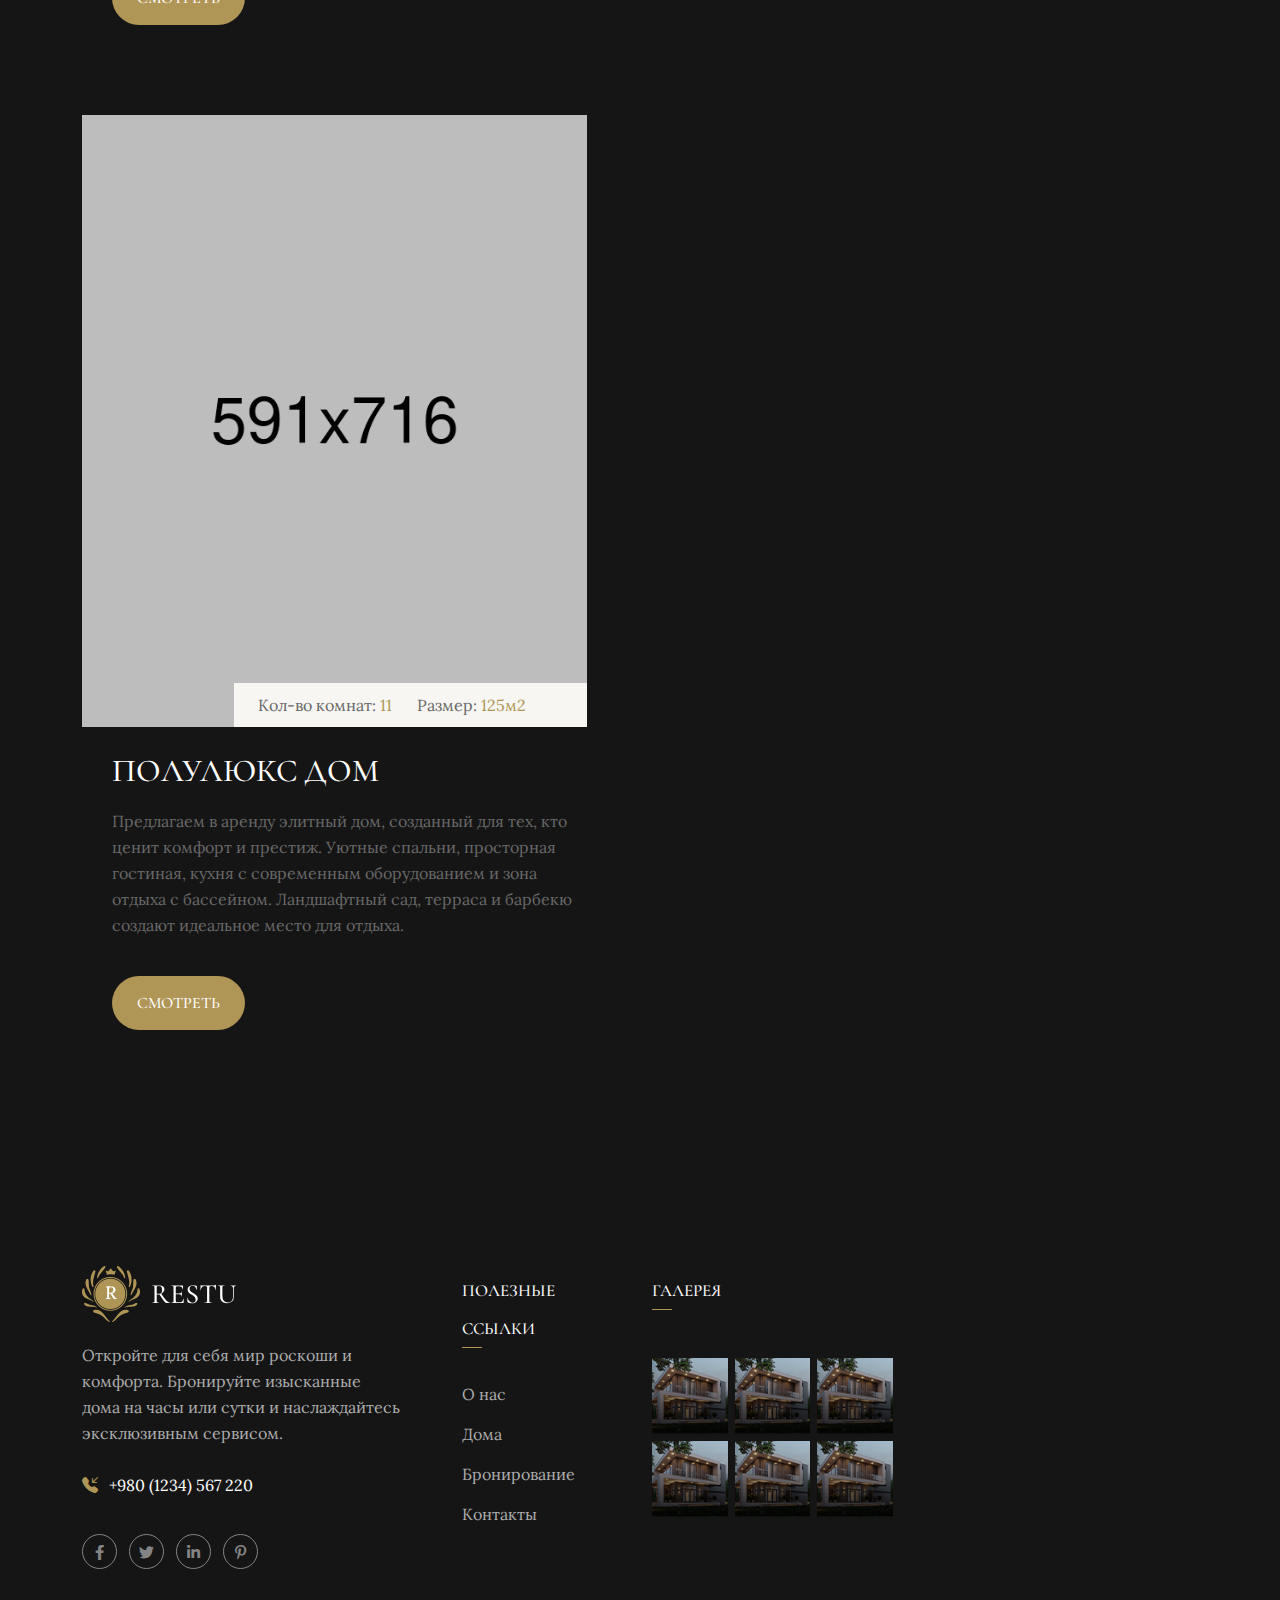
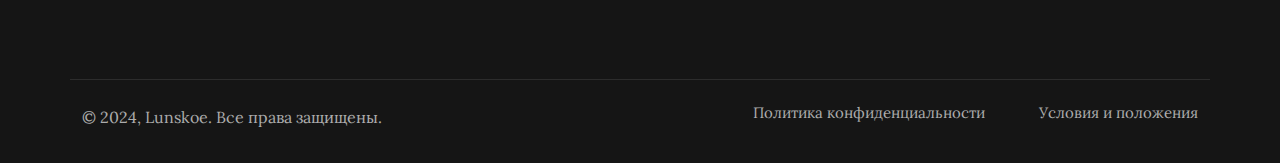
<file: house-list.html>
<!DOCTYPE HTML>
<html lang="en-US">


<head>
	<meta charset="UTF-8">
	<meta http-equiv="x-ua-compatible" content="ie=edge">
	<title>Restu - Luxury Hotel HTML5 Template </title>
	<meta name="description" content="">
	<meta name="viewport" content="width=device-width, initial-scale=1">
	<!-- Favicon -->
	<link rel="icon" type="image/png" sizes="56x56" href="assets/images/fav-icon/icon.png">

	<!-- bootstrap CSS -->
	<link rel="stylesheet" href="assets/css/bootstrap.min.css" type="text/css" media="all">
	<!-- carousel CSS -->
	<link rel="stylesheet" href="assets/css/owl.carousel.min.css" type="text/css" media="all">
	<!-- animate CSS -->
	<link rel="stylesheet" href="assets/css/animate.css" type="text/css" media="all">
	<!-- animated-text CSS -->
	<link rel="stylesheet" href="assets/css/animated-text.css" type="text/css" media="all">
	<!-- font-awesome CSS -->
	<link rel="stylesheet" href="assets/css/all.min.css" type="text/css" media="all">
	<!-- font-flaticon CSS -->
	<link rel="stylesheet" href="assets/css/flaticon.css" type="text/css" media="all">
	<!-- theme-default CSS -->
	<link rel="stylesheet" href="assets/css/theme-default.css" type="text/css" media="all">
	<!-- meanmenu CSS -->
	<link rel="stylesheet" href="assets/css/meanmenu.min.css" type="text/css" media="all">
	<!-- transitions CSS -->
	<link rel="stylesheet" href="assets/css/owl.transitions.css" type="text/css" media="all">
	<!-- venobox CSS -->
	<link rel="stylesheet" href="venobox/venobox.css" type="text/css" media="all">
	<!-- bootstrap icons -->
	<link rel="stylesheet" href="assets/css/bootstrap-icons.css" type="text/css" media="all">
	<!-- Main Style CSS -->
	<link rel="stylesheet" href="assets/css/style.css" type="text/css" media="all">
	<!-- responsive CSS -->
	<link rel="stylesheet" href="assets/css/responsive.css" type="text/css" media="all">	
	<!-- ScrollCue CSS -->
	<link rel="stylesheet" href="assets/css/scrollCue.css" type="text/css" media="all">
	<link rel="stylesheet" href="assets/css/coustome-animation.css" type="text/css" media="all">
	<!-- modernizr js -->
	<script src="assets/js/vendor/modernizr-3.5.0.min.js"></script>
</head>

<body>


  <div id="audio-player">
    <button id="playPauseBtn" class="playPauseBtn paused">
      <img class="player-img" width="35px" height="35px" src="./assets/images/home-2/sound.gif" alt="Вкл\Выкл Музыки">
    </button>
    <audio id="background-music" loop>
      <source src="./assets/music/ambient.mp3" type="audio/mpeg">
      Ваш браузер не поддерживает аудиоэлемент.
    </audio>
  </div>

  <div id="cursor">
    <div id="inner-circle"></div>
    <div id="outer-circle"></div>
  </div>


<!--==================================================-->
<!-- Start Restu Top Area Home Two-->
<!--==================================================-->
<div class="top-area style-two">
	<div class="container-fluid">
		<div class="row add-border">
			<div class="col-lg-6">
				<div class="top-info">
					<ul>
						<li><i class="bi bi-geo-alt"></i>102 New Market Sandigo, USA</li>
						<li><i class="bi bi-envelope"></i>Example@yahoo.com</li>
					</ul>
				</div>
			</div>
			<div class="col-lg-6">
				<div class="top-social-icon">
					<ul>
						<li class="title">Подпишитесь на нас:</li>
						<li><a href="#"><i class="fab fa-facebook-f"></i></a></li>
						<li><a href="#"><i class="fab fa-instagram"></i></a></li>
						<li><a href="#"><i class="fab fa-pinterest-p"></i></a></li>
						<li><a href="#"><i class="fab fa-linkedin-in"></i></a></li>
					</ul>
				</div>
			</div>
		</div>
	</div>
</div>
<!--==================================================-->
<!-- Start Restu Top Area Home Two-->
<!--==================================================-->


<!--==================================================-->
<!-- Start Restu Header Area -->
<!--==================================================-->
<div class="header-area" id="sticky-header">
	<div class="container-fulid">
		<div class="row align-items-center">
			<div class="col-lg-3">
				<div class="header-logo">
					<a href="index.html"><img src="assets/images/home-1/logo-1.png" alt=""></a>
				</div>
			</div>
			<div class="col-lg-6">
				<div class="header-menu">
					<ul>
						<li class="menu-item-has-children">
              <a href="index.html">Главная</i></a>
            </li>
						<li><a href="about.html">О Нас</a></li>
						<li class="menu-item-has-children">
              <a href="house-list.html">Дома</i></a>
						</li>
						<li><a href="contact.html">Контакты</a></li>
					</ul>
				</div>
			</div>
			<div class="col-lg-3 text-right">
				<div class="header-sidbar navSidebar-button">
					<a href="#"><i class="bi bi-filter-left"></i></a>
				</div>
				<div class="header-button">
					<a href="index.html#HousesAndApartments">Забронировать онлайн</a>
				</div>
			</div>
		</div>
	</div>
</div>
<!--==================================================-->
<!-- End Restu Header Area -->
<!--==================================================-->




<!--==================================================-->
<!-- Start Main Menu Area -->
<!--==================================================-->
<div class="mobile-menu-area sticky d-sm-block d-md-block d-lg-none ">
	<div class="mobile-menu">
		<nav class="header-menu">
			<ul class="nav_scroll">
				<li class="menu-item-has-children"><a href="index.html">Главная</a></li>
				<li class="menu-item-has-children"><a href="about.html">О нас</a></li>
        <li class="menu-item-has-children"><a href="house-list.html">Дома</a></li>
				<li><a href="contact.html">Контакты</a></li>
			</ul>
		</nav>
	</div>
</div>
<!--==================================================-->
<!-- End Main Menu Area -->
<!--==================================================-->




<!-- Sidebar Cart Item -->
<div class="xs-sidebar-group info-group">
	<div class="xs-overlay xs-bg-black"></div>
	<div class="xs-sidebar-widget">
		<div class="sidebar-widget-container">
			<div class="widget-heading">
				<a href="#" class="close-side-widget">
					<i class="far fa-times-circle"></i>
				</a>
			</div>
			<div class="sidebar-textwidget">
				<!-- Sidebar Info Content -->
				<div class="sidebar-info-contents">
					<div class="content-inner">
						<div class="nav-logo">
							<a href="index.html"><img src="assets/images/home-1/logo-1.png" alt=""></a>
						</div>
						<div class="content-box">
							<h2>О нас</h2>
							<p class="text">Мы предлагаем аренду премиальных домов на часы и сутки, а также ресторан, доступный только при бронировании дома. Наша цель — предоставить взыскательным клиентам незабываемый опыт, позволяя им окунуться в атмосферу роскоши и уединения.</p>
							<a href="contact.html" class="theme-btn btn-style-two"><span>Консультация</span> <i class="fas fa-heart"></i></a>
						</div>
						<div class="contact-info">
							<h2>Контактная информация</h2>
							<ul class="list-style-one">
								<li><span class="icon flaticon-email"></span>Chicago 12, Melborne City, USA</li>
								<li><span> <i class="bi bi-telephone-inbound"></i> </span>(+001) 123-456-7890</li>
								<li><span><i class="bi bi-geo-alt"></i></span>Example @gmail.com</li>
								<li><span><i class="bi bi-clock"></i></span>Week Days: 09.00 to 18.00 Sunday: Closed
								</li>
							</ul>
						</div>
						<!-- Social Box -->
						<ul class="social-box">
							<li class="facebook"><a href="#" class="fab fa-facebook-f"></a></li>
							<li class="twitter"><a href="#" class="fab fa-instagram"></a></li>
							<li class="linkedin"><a href="#" class="fab fa-twitter"></a></li>
							<li class="instagram"><a href="#" class="fab fa-pinterest-p"></a></li>
							<li class="youtube"><a href="#" class="fab fa-linkedin-in"></a></li>
						</ul>
					</div>
				</div>
			</div>
		</div>
	</div>
</div>
<!--End Sidebar Cart Item -->



<!--==================================================-->
<!-- Start Restu Breadcumb Area -->
<!--==================================================-->
<div class="breadcumb-area">
	<div class="container">
		<div class="row">
			<div class="col-lg-12">
				<div class="breadcumb-content">
					<h4>Наши дома</h4>
				</div>
			</div>
		</div>
	</div>
</div>
<!--==================================================-->
<!-- End Restu Breadcumb Area -->
<!--==================================================-->



<!--==================================================-->
<!-- Start Restu List Area -->
<!--==================================================-->
<div class="room-list-area inner-style">
	<div class="container">
		<div class="row">
			<div class="col-lg-6">
        <div class="row">
          <div class="col-lg-12">
		        <div class="single-room-list-box">
							<div class="room-list-thumb">
								<img src="assets/images/inner/room-1.png" alt="">
								<div class="room-list-info">
									<span><strong>Кол-во комнат:</strong> 13</span>
                  <span><strong>Размер:</strong> 132м2</span>
								</div>
							</div>
							<div class="room-list-content">
								<h4>Стандартный дом</h4>
								<p>Сдаётся роскошный дом для взыскательных клиентов. Уникальный дизайн интерьера, просторные комнаты, панорамные окна и высококачественная отделка. На территории — бассейн, зона отдыха, сад с ландшафтным дизайном. Дом оснащён всем необходимым: современная техника, удобная мебель, SPA-зона.</p>
		            <a class="room-list-button" href="standart-home-details.html">Смотреть</a>
							</div>
						</div>
          </div>                
        </div>
			</div>
      <div class="col-lg-6">
        <div class="row">
          <div class="col-lg-12">
            <div class="single-room-list-box">
              <div class="room-list-thumb">
                <img src="assets/images/inner/room-1.png" alt="">
                <div class="room-list-info">
                  <span><strong>Кол-во комнат:</strong> 15</span>
                  <span><strong>Размер:</strong> 141м2</span>
                </div>
              </div>
              <div class="room-list-content">
                <h4>Люкс дом</h4>
                <p>Просторные светлые комнаты, дизайнерский ремонт, стильная мебель и современная техника. В доме 4 спальни, гостиная с камином, профессиональная кухня и SPA-зона. Участок 20 соток: бассейн, зона барбекю и ландшафтный сад.</p>
                <a class="room-list-button" href="lux-home-details.html">Смотреть</a>
            </div>
          </div>
        </div>                  
      </div>
      </div>
      <div class="col-lg-6">
        <div class="row">
          <div class="col-lg-12">
            <div class="single-room-list-box">
              <div class="room-list-thumb">
                <img src="assets/images/inner/room-1.png" alt="">
                <div class="room-list-info">
                  <span><strong>Кол-во комнат:</strong> 11</span>
                  <span><strong>Размер:</strong> 125м2</span>
                </div>
              </div>
              <div class="room-list-content">
                <h4>Полулюкс дом</h4>
                <p>Предлагаем в аренду элитный дом, созданный для тех, кто ценит комфорт и престиж. Уютные спальни, просторная гостиная, кухня с современным оборудованием и зона отдыха с бассейном. Ландшафтный сад, терраса и барбекю создают идеальное место для отдыха.</p>
                <a class="room-list-button" href="junior-lux-home-details.html">Смотреть</a>
              </div>
            </div>
          </div>            
        </div>
      </div>
		</div>
	</div>
</div>
<!--==================================================-->
<!-- End Restu Room List Area -->
<!--==================================================-->



<!--==================================================-->
<!-- Start Restu Footer Area -->
<!--==================================================-->
<div class="footer-area">
	<div class="container">
		<div class="row">
			<div class="col-lg-4 col-md-6 col-sm-6">
				<div class="footer-widget-logo">
					<a href="index.html"><img src="assets/images/home-1/logo-1.png" alt=""></a>
				</div>

				<p class="footer-desc">Откройте для себя мир роскоши и комфорта. Бронируйте изысканные дома на часы или сутки и наслаждайтесь эксклюзивным сервисом.</p>

                <div class="footear-contact">
                	<span><i class="bi bi-telephone-inbound-fill"></i> +980 (1234) 567 220</span>
                </div> 
				<div class="footer-widget-social-icon">
					<ul>
						<li><a href="#"><i class="fab fa-facebook-f"></i></a></li>
						<li><a href="#"><i class="fab fa-twitter"></i></a></li>
						<li><a href="#"><i class="fab fa-linkedin-in"></i></a></li>
						<li><a href="#"><i class="fab fa-pinterest-p"></i></a></li>
					</ul>
				</div>
			</div>
			<div class="col-lg-2 col-md-6 col-sm-6">
				<div class="footer-widget-content upper">
					<div class="footer-widget-title">
						<h4>Полезные ссылки</h4>
					</div>
					<div class="footer-widget-menu">
                        <ul>
                         	<li><a href="about.html">О нас</a></li>
                         	<li><a href="house-list.html">Дома</a></li>
                         	<li><a href="index.html#booking-area-id">Бронирование</a></li>
                         	<li><a href="contact.html">Контакты</a></li>
                        </ul>
					</div>
				</div>
			</div>			
			<div class="col-lg-3 col-md-6 col-sm-6">
				<div class="footer-widget-content">
					<div class="footer-widget-title add">
						<h4>Галерея</h4>
					</div>
					<div class="footer-widget-gallery">
                        <a class="place venobox vbox-item" data-gall="lace-imgs" href="assets/images/home-1/gallery-1.jpg"><img src="assets/images/home-1/galerey_1.jpg" alt=""></a>                       
                         <a class="place venobox vbox-item" data-gall="lace-imgs" href="assets/images/home-1/gallery-2.jpg"><img src="assets/images/home-1/galerey_1.jpg" alt=""></a>                      
                        <a class="place venobox vbox-item" data-gall="lace-imgs" href="assets/images/home-1/gallery-3.jpg"><img src="assets/images/home-1/galerey_1.jpg" alt=""></a> 
                        <a class="place venobox vbox-item" data-gall="lace-imgs" href="assets/images/home-1/gallery-4.jpg"><img src="assets/images/home-1/galerey_1.jpg" alt=""></a> 
                        <a class="place venobox vbox-item" data-gall="lace-imgs" href="assets/images/home-1/gallery-5.jpg"><img src="assets/images/home-1/galerey_1.jpg" alt=""></a>
                        <a class="place venobox vbox-item" data-gall="lace-imgs" href="assets/images/home-1/gallery-6.jpg"><img src="assets/images/home-1/galerey_1.jpg" alt=""></a>
					</div>
				</div>
			</div>			

		</div>
		<div class="row aa-boder align-items-center">
			<div class="col-md-6 col-lg-6">
				<div class="footer-bottom-content">
					<h4>© 2024, Lunskoe. Все права защищены.</h4>
				</div>
			</div>			
			<div class="col-md-6 col-lg-6">
				<div class="footer-bottom-content">
					<ul>
						<li><a href="#">Условия и положения</a></li>
						<li><a href="#">Политика конфиденциальности</a></li>
					</ul>
				</div>
			</div>
		</div>
	</div>
</div>
<!--==================================================-->
<!-- End Restu Footer Area -->
<!--==================================================-->


<!--==================================================-->
<!-- Start Restu Scroll Up Area -->
<!--==================================================-->
<div class="prgoress_indicator active-progress">
    <svg class="progress-circle svg-content" width="100%" height="100%" viewBox="-1 -1 102 102">
      <path d="M50,1 a49,49 0 0,1 0,98 a49,49 0 0,1 0,-98" style="transition: stroke-dashoffset 10ms linear 0s; stroke-dasharray: 307.919, 307.919; stroke-dashoffset: 57.3858;"></path>
    </svg>
</div>
<!--==================================================-->
<!-- End Restu Scroll Up Area -->
<!--==================================================-->




	<!-- jquery js -->
	<script src="assets/js/vendor/jquery-3.6.2.min.js"></script>
	<script src="assets/js/popper.min.js"></script>
	<!-- bootstrap js -->
	<script src="assets/js/bootstrap.min.js"></script>
	<!-- carousel js -->
	<script src="assets/js/owl.carousel.min.js"></script>
	<!-- counterup js -->
	<script src="assets/js/jquery.counterup.min.js"></script>
	<!-- waypoints js -->
	<script src="assets/js/waypoints.min.js"></script>
	<!-- wow js -->
	<script src="assets/js/wow.js"></script>
	<!-- imagesloaded js -->
	<script src="assets/js/imagesloaded.pkgd.min.js"></script>
	<!-- venobox js -->
	<script src="venobox/venobox.js"></script>

	<!--  animated-text js -->
	<script src="assets/js/animated-text.js"></script>
	<!-- venobox min js -->
	<script src="venobox/venobox.min.js"></script>
	<!-- isotope js -->
	<script src="assets/js/isotope.pkgd.min.js"></script>
	<!-- jquery meanmenu js -->
	<script src="assets/js/jquery.meanmenu.js"></script>

	<!-- jquery scrollup js -->
	<script src="assets/js/jquery.scrollUp.js"></script>
	<!-- theme js -->
	<script src="assets/js/theme.js"></script>
    <!-- coustom js -->
	<script src="assets/js/coustom.js"></script>
	<!-- barfiller -->
	<script src="assets/js/jquery.barfiller.js"></script>
	<!-- barfiller -->
	<script src="assets/js/scrollCue.min.js"></script>
	<script src="assets/js/gsap.min.js"></script>
	<script src="assets/js/ScrollTrigger.min.js"></script>
	<script src="assets/js/SplitText.min.js"></script>
	<script src="assets/js/text-animation.js"></script>
  <script src="assets/js/customCursor.js"></script>
</body>

</html>
</file>
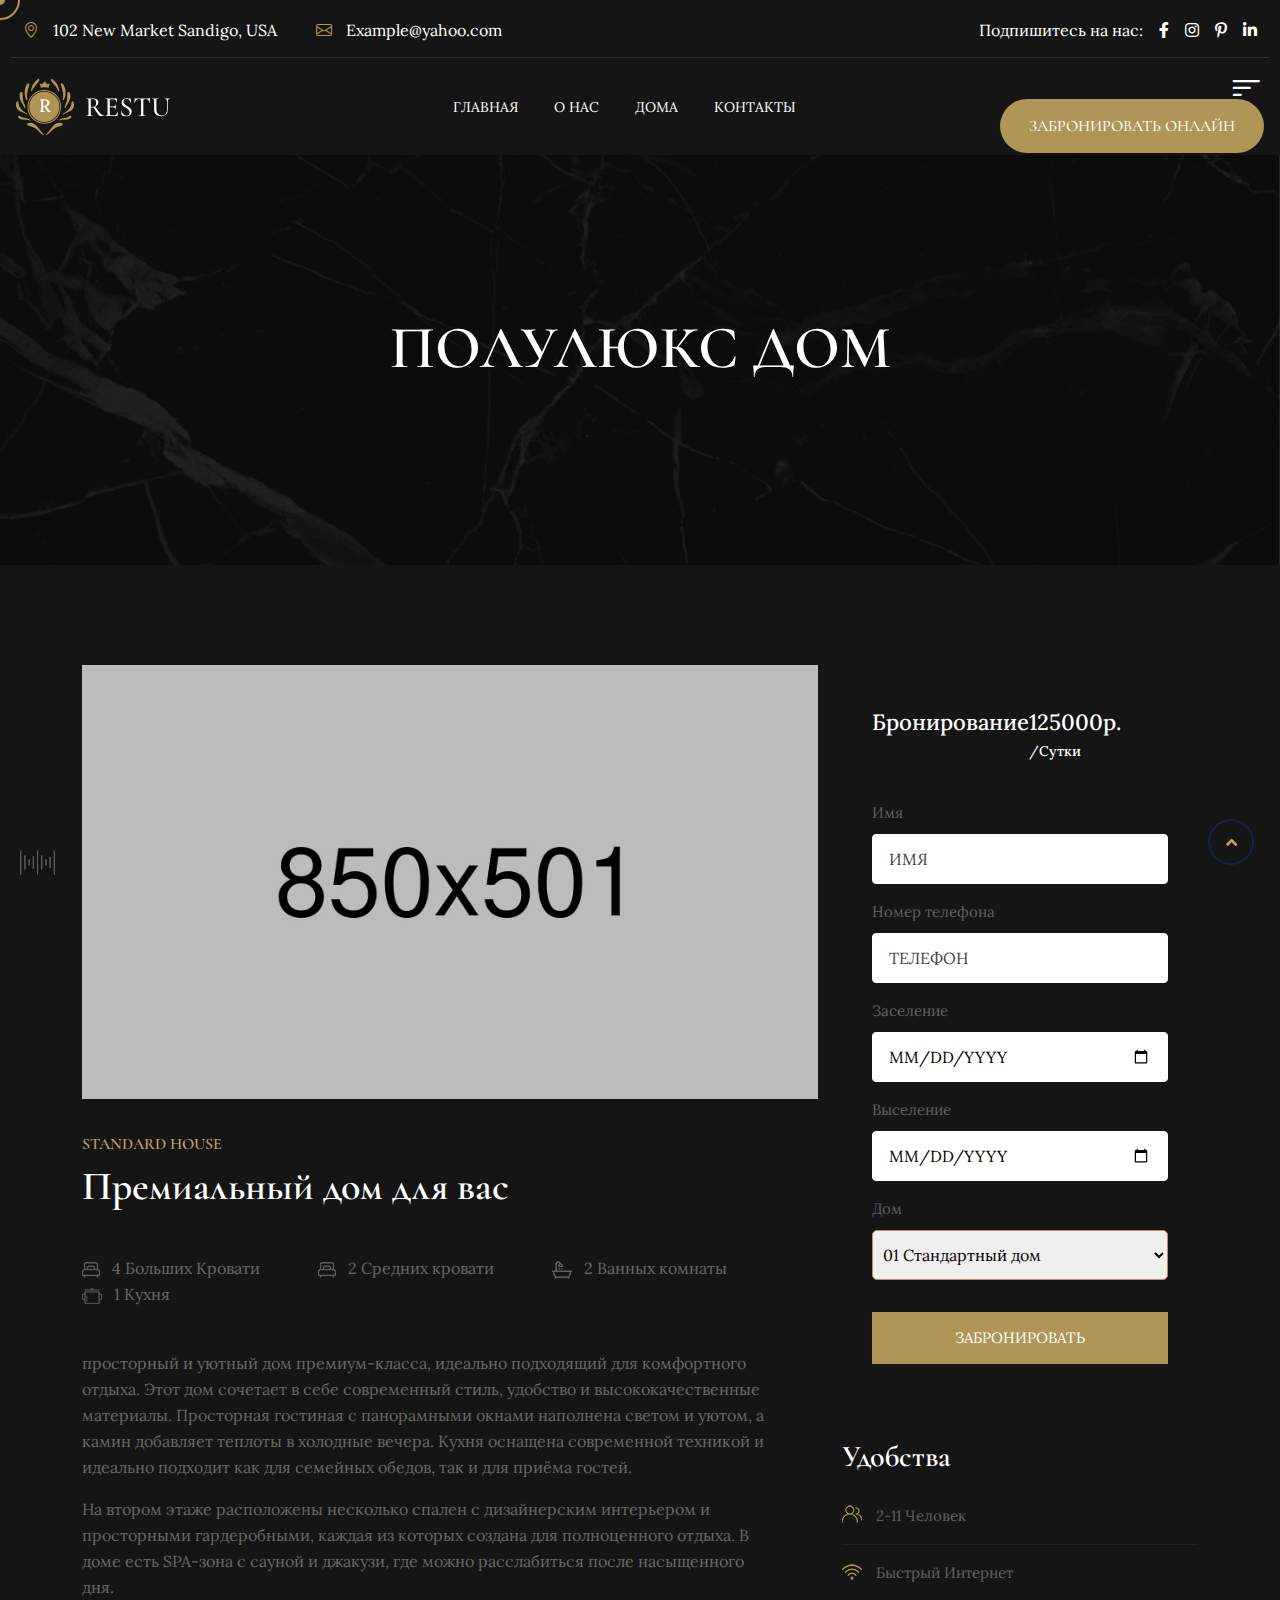
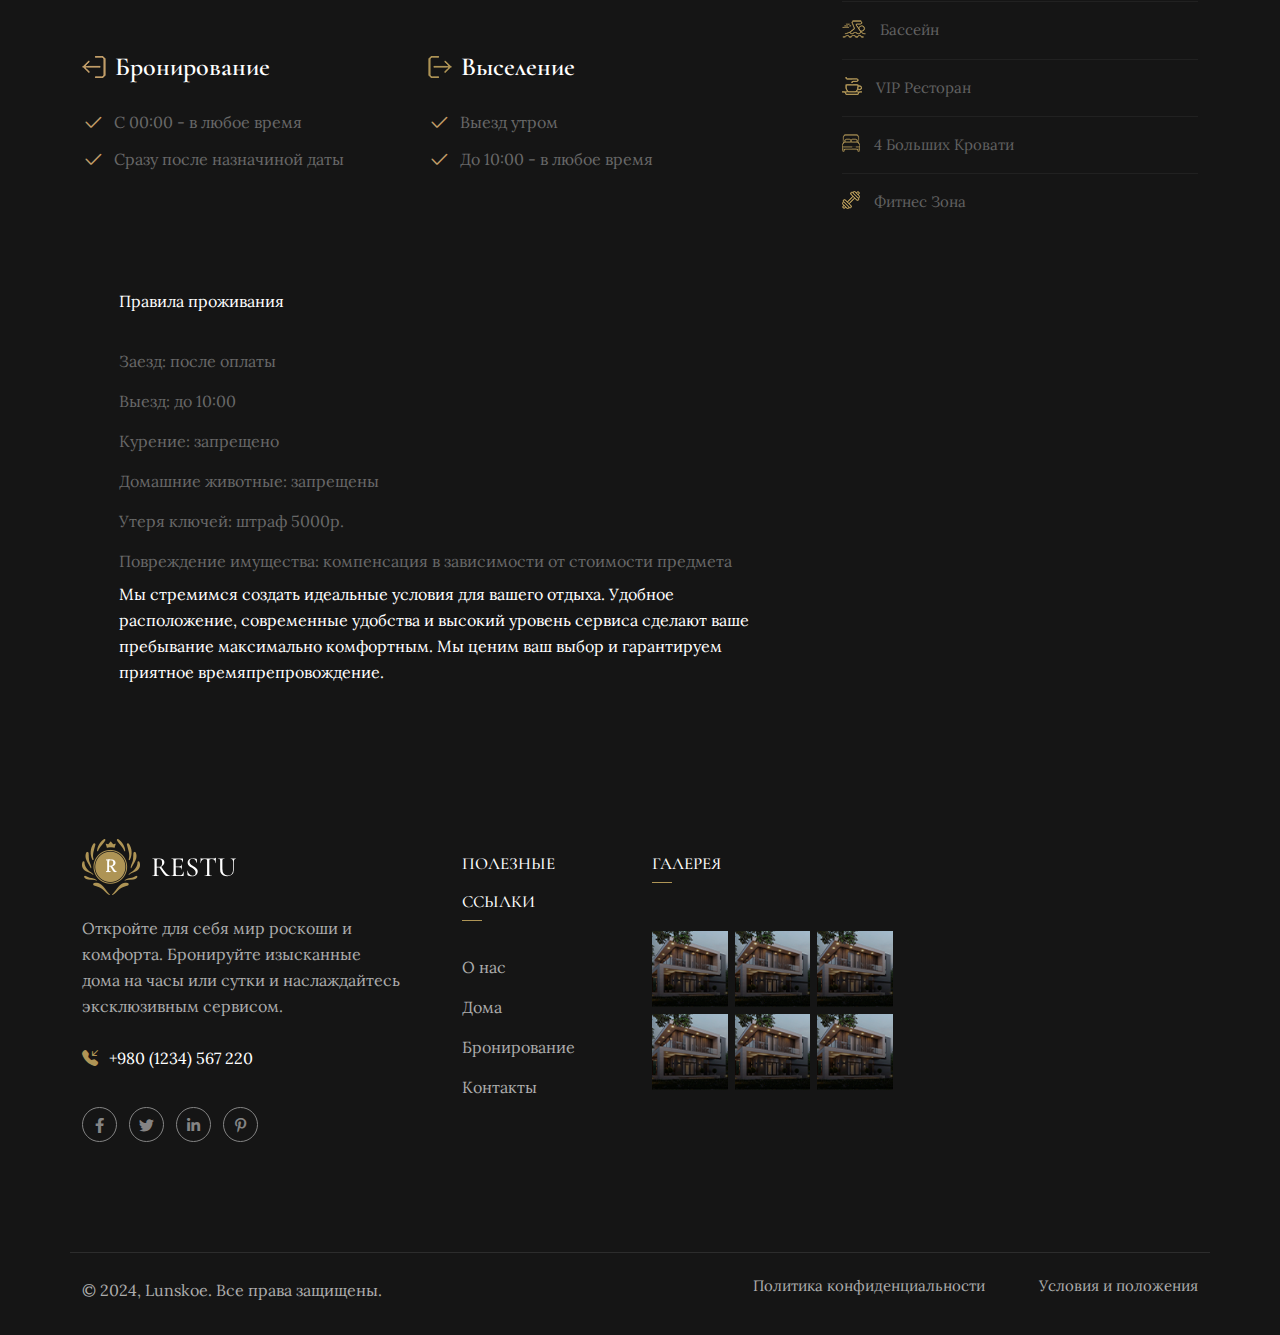
<file: junior-lux-home-details.html>
<!DOCTYPE HTML>
<html lang="en-US">


<head>
	<meta charset="UTF-8">
	<meta http-equiv="x-ua-compatible" content="ie=edge">
	<title>Restu - Luxury Hotel HTML5 Template </title>
	<meta name="description" content="">
	<meta name="viewport" content="width=device-width, initial-scale=1">
	<!-- Favicon -->
	<link rel="icon" type="image/png" sizes="56x56" href="assets/images/fav-icon/icon.png">

	<!-- bootstrap CSS -->
	<link rel="stylesheet" href="assets/css/bootstrap.min.css" type="text/css" media="all">
	<!-- carousel CSS -->
	<link rel="stylesheet" href="assets/css/owl.carousel.min.css" type="text/css" media="all">
	<!-- animate CSS -->
	<link rel="stylesheet" href="assets/css/animate.css" type="text/css" media="all">
	<!-- animated-text CSS -->
	<link rel="stylesheet" href="assets/css/animated-text.css" type="text/css" media="all">
	<!-- font-awesome CSS -->
	<link rel="stylesheet" href="assets/css/all.min.css" type="text/css" media="all">
	<!-- font-flaticon CSS -->
	<link rel="stylesheet" href="assets/css/flaticon.css" type="text/css" media="all">
	<!-- theme-default CSS -->
	<link rel="stylesheet" href="assets/css/theme-default.css" type="text/css" media="all">
	<!-- meanmenu CSS -->
	<link rel="stylesheet" href="assets/css/meanmenu.min.css" type="text/css" media="all">
	<!-- transitions CSS -->
	<link rel="stylesheet" href="assets/css/owl.transitions.css" type="text/css" media="all">
	<!-- venobox CSS -->
	<link rel="stylesheet" href="venobox/venobox.css" type="text/css" media="all">
	<!-- bootstrap icons -->
	<link rel="stylesheet" href="assets/css/bootstrap-icons.css" type="text/css" media="all">
	<!-- Main Style CSS -->
	<link rel="stylesheet" href="assets/css/style.css" type="text/css" media="all">
	<!-- responsive CSS -->
	<link rel="stylesheet" href="assets/css/responsive.css" type="text/css" media="all">	
	<!-- ScrollCue CSS -->
	<link rel="stylesheet" href="assets/css/scrollCue.css" type="text/css" media="all">
	<link rel="stylesheet" href="assets/css/coustome-animation.css" type="text/css" media="all">
	<!-- modernizr js -->
	<script src="assets/js/vendor/modernizr-3.5.0.min.js"></script>
</head>

<body>

  <div id="audio-player">
    <button id="playPauseBtn" class="playPauseBtn paused">
      <img class="player-img" width="35px" height="35px" src="./assets/images/home-2/sound.gif" alt="Вкл\Выкл Музыки">
    </button>
    <audio id="background-music" loop>
      <source src="./assets/music/ambient.mp3" type="audio/mpeg">
      Ваш браузер не поддерживает аудиоэлемент.
    </audio>
  </div>

  <div id="cursor">
    <div id="inner-circle"></div>
    <div id="outer-circle"></div>
  </div>

<!--==================================================-->
<!-- Start Restu Top Area Home Two-->
<!--==================================================-->
<div class="top-area style-two">
	<div class="container-fluid">
		<div class="row add-border">
			<div class="col-lg-6">
				<div class="top-info">
					<ul>
						<li><i class="bi bi-geo-alt"></i>102 New Market Sandigo, USA</li>
						<li><i class="bi bi-envelope"></i>Example@yahoo.com</li>
					</ul>
				</div>
			</div>
			<div class="col-lg-6">
				<div class="top-social-icon">
					<ul>
						<li class="title">Подпишитесь на нас:</li>
						<li><a href="#"><i class="fab fa-facebook-f"></i></a></li>
						<li><a href="#"><i class="fab fa-instagram"></i></a></li>
						<li><a href="#"><i class="fab fa-pinterest-p"></i></a></li>
						<li><a href="#"><i class="fab fa-linkedin-in"></i></a></li>
					</ul>
				</div>
			</div>
		</div>
	</div>
</div>
<!--==================================================-->
<!-- Start Restu Top Area Home Two-->
<!--==================================================-->


<!--==================================================-->
<!-- Start Restu Header Area -->
<!--==================================================-->
<div class="header-area" id="sticky-header">
	<div class="container-fulid">
		<div class="row align-items-center">
			<div class="col-lg-3">
				<div class="header-logo">
					<a href="index.html"><img src="assets/images/home-1/logo-1.png" alt=""></a>
				</div>
			</div>
			<div class="col-lg-6">
				<div class="header-menu">
					<ul>
						<li class="menu-item-has-children">
              <a href="index.html">Главная</i></a>
            </li>
						<li><a href="about.html">О Нас</a></li>
						<li class="menu-item-has-children">
              <a href="house-list.html">Дома</i></a>
						</li>
						<li><a href="contact.html">Контакты</a></li>
					</ul>
				</div>
			</div>
			<div class="col-lg-3 text-right">
				<div class="header-sidbar navSidebar-button">
					<a href="#"><i class="bi bi-filter-left"></i></a>
				</div>
				<div class="header-button">
					<a href="index.html#HousesAndApartments">Забронировать онлайн</a>
				</div>
			</div>
		</div>
	</div>
</div>
<!--==================================================-->
<!-- End Restu Header Area -->
<!--==================================================-->




<!--==================================================-->
<!-- Start Main Menu Area -->
<!--==================================================-->
<div class="mobile-menu-area sticky d-sm-block d-md-block d-lg-none ">
	<div class="mobile-menu">
		<nav class="header-menu">
			<ul class="nav_scroll">
				<li class="menu-item-has-children"><a href="index.html">Главная</a></li>
				<li class="menu-item-has-children"><a href="about.html">О нас</a></li>
        <li class="menu-item-has-children"><a href="house-list.html">Дома</a></li>
				<li><a href="contact.html">Контакты</a></li>
			</ul>
		</nav>
	</div>
</div>
<!--==================================================-->
<!-- End Main Menu Area -->
<!--==================================================-->




<!-- Sidebar Cart Item -->
<div class="xs-sidebar-group info-group">
	<div class="xs-overlay xs-bg-black"></div>
	<div class="xs-sidebar-widget">
		<div class="sidebar-widget-container">
			<div class="widget-heading">
				<a href="#" class="close-side-widget">
					<i class="far fa-times-circle"></i>
				</a>
			</div>
			<div class="sidebar-textwidget">
				<!-- Sidebar Info Content -->
				<div class="sidebar-info-contents">
					<div class="content-inner">
						<div class="nav-logo">
							<a href="index.html"><img src="assets/images/home-1/logo-1.png" alt=""></a>
						</div>
						<div class="content-box">
							<h2>О нас</h2>
							<p class="text">Мы предлагаем аренду премиальных домов на часы и сутки, а также ресторан, доступный только при бронировании дома. Наша цель — предоставить взыскательным клиентам незабываемый опыт, позволяя им окунуться в атмосферу роскоши и уединения.</p>
							<a href="contact.html" class="theme-btn btn-style-two"><span>Консультация</span> <i class="fas fa-heart"></i></a>
						</div>
						<div class="contact-info">
							<h2>Контактная информация</h2>
							<ul class="list-style-one">
								<li><span class="icon flaticon-email"></span>Chicago 12, Melborne City, USA</li>
								<li><span> <i class="bi bi-telephone-inbound"></i> </span>(+001) 123-456-7890</li>
								<li><span><i class="bi bi-geo-alt"></i></span>Example @gmail.com</li>
								<li><span><i class="bi bi-clock"></i></span>Week Days: 09.00 to 18.00 Sunday: Closed
								</li>
							</ul>
						</div>
						<!-- Social Box -->
						<ul class="social-box">
							<li class="facebook"><a href="#" class="fab fa-facebook-f"></a></li>
							<li class="twitter"><a href="#" class="fab fa-instagram"></a></li>
							<li class="linkedin"><a href="#" class="fab fa-twitter"></a></li>
							<li class="instagram"><a href="#" class="fab fa-pinterest-p"></a></li>
							<li class="youtube"><a href="#" class="fab fa-linkedin-in"></a></li>
						</ul>
					</div>
				</div>
			</div>
		</div>
	</div>
</div>
<!--End Sidebar Cart Item -->




<!--==================================================-->
<!-- Start Restu Breadcumb Area -->
<!--==================================================-->
<div class="breadcumb-area">
	<div class="container">
		<div class="row">
			<div class="col-lg-12">
				<div class="breadcumb-content">
					<h4>Полулюкс дом</h4>
				</div>
			</div>
		</div>
	</div>
</div>
<!--==================================================-->
<!-- End Restu Breadcumb Area -->
<!--==================================================-->



<!--==================================================-->
<!-- Start RestuRoom Details Area-->
<!--==================================================-->
<div class="room-details-area">
	<div class="container">
		<div class="row">
			<div class="col-lg-8">
				<div class="row">
					<div class="col-lg-12">
						<div class="room-details-thumb">
							<img src="assets/images/inner/room-details.jpg" alt="">
						</div>
						<div class="room-details-content">
							<h4>Standard house</h4>
							<h1>Премиальный дом для вас</h1>
							<div class="room-details-item">
								<span><img src="assets/images/inner/room-details-icon1.png" alt=""> 4 Больших Кровати</span>
								<span><img src="assets/images/inner/room-details-icon1.png" alt=""> 2 Средних кровати</span>
								<span><img src="assets/images/inner/room-details-icon2.png" alt=""> 2 Ванных комнаты</span>
								<span><img src="assets/images/inner/room-details-icon3.png" alt=""> 1 Кухня</span>
							</div>
							<p class="room-detils-desc">просторный и уютный дом премиум-класса, идеально подходящий для комфортного отдыха. Этот дом сочетает в себе современный стиль, удобство и высококачественные материалы. Просторная гостиная с панорамными окнами наполнена светом и уютом, а камин добавляет теплоты в холодные вечера. Кухня оснащена современной техникой и идеально подходит как для семейных обедов, так и для приёма гостей.
                            </p>

                           <p class="room-detils-desc">На втором этаже расположены несколько спален с дизайнерским интерьером и просторными гардеробными, каждая из которых создана для полноценного отдыха. В доме есть SPA-зона с сауной и джакузи, где можно расслабиться после насыщенного дня.
                            </p>

                            <div class="room-details-check-box">
                            	<div class="room-details-check-content">
                            		<span><img src="assets/images/inner/room-details-1.png" alt="">Бронирование</span>
                            		<p class="check-item"><i class="bi bi-check2"></i>С 00:00 - в любое время</p>
                            		<p class="check-item"><i class="bi bi-check2"></i>Сразу после назначиной даты</p>
                            	</div>
                            </div>   

                            <div class="room-details-check-box upper">
                            	<div class="room-details-check-content">
                            		<span><img src="assets/images/inner/room-details-2.png" alt="">Выселение</span>
                            		<p class="check-item"><i class="bi bi-check2"></i>Выезд утром</p>
                            		<p class="check-item"><i class="bi bi-check2"></i>До 10:00 - в любое время</p>
                            	</div>
                            </div>
                            <div class="room-rules">
                            	<p>Правила проживания</p>
                            	<div class="rules">
                            		<ul>
                            			<li>Заезд: после оплаты</li>
                            			<li>Выезд: до 10:00</li>
                            			<li>Курение: запрещено</li>
                            		</ul>
                            		<ul>
                            			<li>Домашние животные: запрещены</li>
                            			<li>Утеря ключей: штраф 5000р.</li>
                            			<li>Повреждение имущества: компенсация в зависимости от стоимости предмета</li>
                            		</ul>
                            	</div>
                            	<p>Мы стремимся создать идеальные условия для вашего отдыха. Удобное расположение, современные удобства и высокий уровень сервиса сделают ваше пребывание максимально комфортным. Мы ценим ваш выбор и гарантируем приятное времяпрепровождение.</p>
                            </div>
                            </div>
                          </div>
                        </div>
                      </div>
                      <div class="col-lg-4">
                        <div class="row">
                          <div class="col-lg-12">
                            <div class="room-details-sidbar">
                              <div class="room-details-sidbar-form">
                                <div class="room-sidbar-title">
                                	<span>Бронирование</span>
                                	<p>125000р.<span class="two">/Сутки</span></p>
                                </div>
                                <form action="#">
                                  <div class="single-input-box">
                                		<label>Имя</label>
                                		<input type="text" class="input-booking-details" placeholder="Имя" required>
                                	</div>
                                  <div class="single-input-box">
                                		<label>Номер телефона</label>
                                		<input type="number" class="input-booking-details" placeholder="Телефон" required>
                                	</div>
                                	<div class="single-input-box">
                                		<label>Заселение</label>
                                		<input type="date" class="input-booking-details" required>
                                	</div>                         	
                                	<div class="single-input-box">
                                		<label>Выселение</label>
                                		<input type="date" class="input-booking-details" required>
                                	</div>
                        	        <div class="single-input-box">
                                		<label>Дом</label><br>
                                		<select name="place" id="place">
                                      <option value="saab">01 Стандартный дом</option>
                                      <option value="opel">02 Люкс дом</option>
                                      <option value="audi">03 Полулюкс дом</option>
                                    </select>
                                	</div>
                                	<div class="row">                       		
                                		<div class="info-submit-button">
                                			<button type="submit">Забронировать</button>
                                		</div>
                                	</div>                              	
                                </form>
							</div>
							<div class="room-details-amenities">
								<div class="room-details-amenities-content">
									<h4>Удобства</h4>
								</div>
								<div class="room-amenities-item">
									<ul>
										<li><img src="assets/images/inner/room-amenities-1.png" alt="">2-11 Человек</li>
										<li><img src="assets/images/inner/room-amenities-2.png" alt="">Быстрый Интернет</li>
										<li><img src="assets/images/inner/room-amenities-3.png" alt="">Бассейн</li>
										<li><img src="assets/images/inner/room-amenities-4.png" alt="">VIP Ресторан</li>
										<li><img src="assets/images/inner/room-amenities-5.png" alt="">4 Больших Кровати</li>
										<li><img src="assets/images/inner/room-amenities-6.png" alt="">Фитнес Зона</li>
									</ul>
								</div>
						    </div>
						</div>
					</div>
				</div>
			</div>
		</div>
	</div>
</div>
<!--==================================================-->
<!-- End RestuRoom Details Area-->
<!--==================================================-->



<!--==================================================-->
<!-- Start Restu Footer Area -->
<!--==================================================-->
<div class="footer-area">
	<div class="container">
		<div class="row">
			<div class="col-lg-4 col-md-6 col-sm-6">
				<div class="footer-widget-logo">
					<a href="index.html"><img src="assets/images/home-1/logo-1.png" alt=""></a>
				</div>

				<p class="footer-desc">Откройте для себя мир роскоши и комфорта. Бронируйте изысканные дома на часы или сутки и наслаждайтесь эксклюзивным сервисом.</p>

                <div class="footear-contact">
                	<span><i class="bi bi-telephone-inbound-fill"></i> +980 (1234) 567 220</span>
                </div> 
				<div class="footer-widget-social-icon">
					<ul>
						<li><a href="#"><i class="fab fa-facebook-f"></i></a></li>
						<li><a href="#"><i class="fab fa-twitter"></i></a></li>
						<li><a href="#"><i class="fab fa-linkedin-in"></i></a></li>
						<li><a href="#"><i class="fab fa-pinterest-p"></i></a></li>
					</ul>
				</div>
			</div>
			<div class="col-lg-2 col-md-6 col-sm-6">
				<div class="footer-widget-content upper">
					<div class="footer-widget-title">
						<h4>Полезные ссылки</h4>
					</div>
					<div class="footer-widget-menu">
                        <ul>
                         	<li><a href="about.html">О нас</a></li>
                         	<li><a href="house-list.html">Дома</a></li>
                         	<li><a href="index.html#booking-area-id">Бронирование</a></li>
                         	<li><a href="contact.html">Контакты</a></li>
                        </ul>
					</div>
				</div>
			</div>			
			<div class="col-lg-3 col-md-6 col-sm-6">
				<div class="footer-widget-content">
					<div class="footer-widget-title add">
						<h4>Галерея</h4>
					</div>
					<div class="footer-widget-gallery">
                        <a class="place venobox vbox-item" data-gall="lace-imgs" href="assets/images/home-1/gallery-1.jpg"><img src="assets/images/home-1/galerey_1.jpg" alt=""></a>                       
                         <a class="place venobox vbox-item" data-gall="lace-imgs" href="assets/images/home-1/gallery-2.jpg"><img src="assets/images/home-1/galerey_1.jpg" alt=""></a>                      
                        <a class="place venobox vbox-item" data-gall="lace-imgs" href="assets/images/home-1/gallery-3.jpg"><img src="assets/images/home-1/galerey_1.jpg" alt=""></a> 
                        <a class="place venobox vbox-item" data-gall="lace-imgs" href="assets/images/home-1/gallery-4.jpg"><img src="assets/images/home-1/galerey_1.jpg" alt=""></a> 
                        <a class="place venobox vbox-item" data-gall="lace-imgs" href="assets/images/home-1/gallery-5.jpg"><img src="assets/images/home-1/galerey_1.jpg" alt=""></a>
                        <a class="place venobox vbox-item" data-gall="lace-imgs" href="assets/images/home-1/gallery-6.jpg"><img src="assets/images/home-1/galerey_1.jpg" alt=""></a>
					</div>
				</div>
			</div>			

		</div>
		<div class="row aa-boder align-items-center">
			<div class="col-md-6 col-lg-6">
				<div class="footer-bottom-content">
					<h4>© 2024, Lunskoe. Все права защищены.</h4>
				</div>
			</div>			
			<div class="col-md-6 col-lg-6">
				<div class="footer-bottom-content">
					<ul>
						<li><a href="#">Условия и положения</a></li>
						<li><a href="#">Политика конфиденциальности</a></li>
					</ul>
				</div>
			</div>
		</div>
	</div>
</div>
<!--==================================================-->
<!-- End Restu Footer Area -->
<!--==================================================-->


<!--==================================================-->
<!-- Start Restu Scroll Up Area -->
<!--==================================================-->
<div class="prgoress_indicator active-progress">
    <svg class="progress-circle svg-content" width="100%" height="100%" viewBox="-1 -1 102 102">
      <path d="M50,1 a49,49 0 0,1 0,98 a49,49 0 0,1 0,-98" style="transition: stroke-dashoffset 10ms linear 0s; stroke-dasharray: 307.919, 307.919; stroke-dashoffset: 57.3858;"></path>
    </svg>
</div>
<!--==================================================-->
<!-- End Restu Scroll Up Area -->
<!--==================================================-->




	<!-- jquery js -->
	<script src="assets/js/vendor/jquery-3.6.2.min.js"></script>
	<script src="assets/js/popper.min.js"></script>
	<!-- bootstrap js -->
	<script src="assets/js/bootstrap.min.js"></script>
	<!-- carousel js -->
	<script src="assets/js/owl.carousel.min.js"></script>
	<!-- counterup js -->
	<script src="assets/js/jquery.counterup.min.js"></script>
	<!-- waypoints js -->
	<script src="assets/js/waypoints.min.js"></script>
	<!-- wow js -->
	<script src="assets/js/wow.js"></script>
	<!-- imagesloaded js -->
	<script src="assets/js/imagesloaded.pkgd.min.js"></script>
	<!-- venobox js -->
	<script src="venobox/venobox.js"></script>

	<!--  animated-text js -->
	<script src="assets/js/animated-text.js"></script>
	<!-- venobox min js -->
	<script src="venobox/venobox.min.js"></script>
	<!-- isotope js -->
	<script src="assets/js/isotope.pkgd.min.js"></script>
	<!-- jquery meanmenu js -->
	<script src="assets/js/jquery.meanmenu.js"></script>

	<!-- jquery scrollup js -->
	<script src="assets/js/jquery.scrollUp.js"></script>
	<!-- theme js -->
	<script src="assets/js/theme.js"></script>
    <!-- coustom js -->
	<script src="assets/js/coustom.js"></script>
	<!-- barfiller -->
	<script src="assets/js/jquery.barfiller.js"></script>
	<!-- barfiller -->
	<script src="assets/js/scrollCue.min.js"></script>
	<script src="assets/js/gsap.min.js"></script>
	<script src="assets/js/ScrollTrigger.min.js"></script>
	<script src="assets/js/SplitText.min.js"></script>
	<script src="assets/js/text-animation.js"></script>
  <script src="assets/js/customCursor.js"></script>

</body>

</html>
</file>
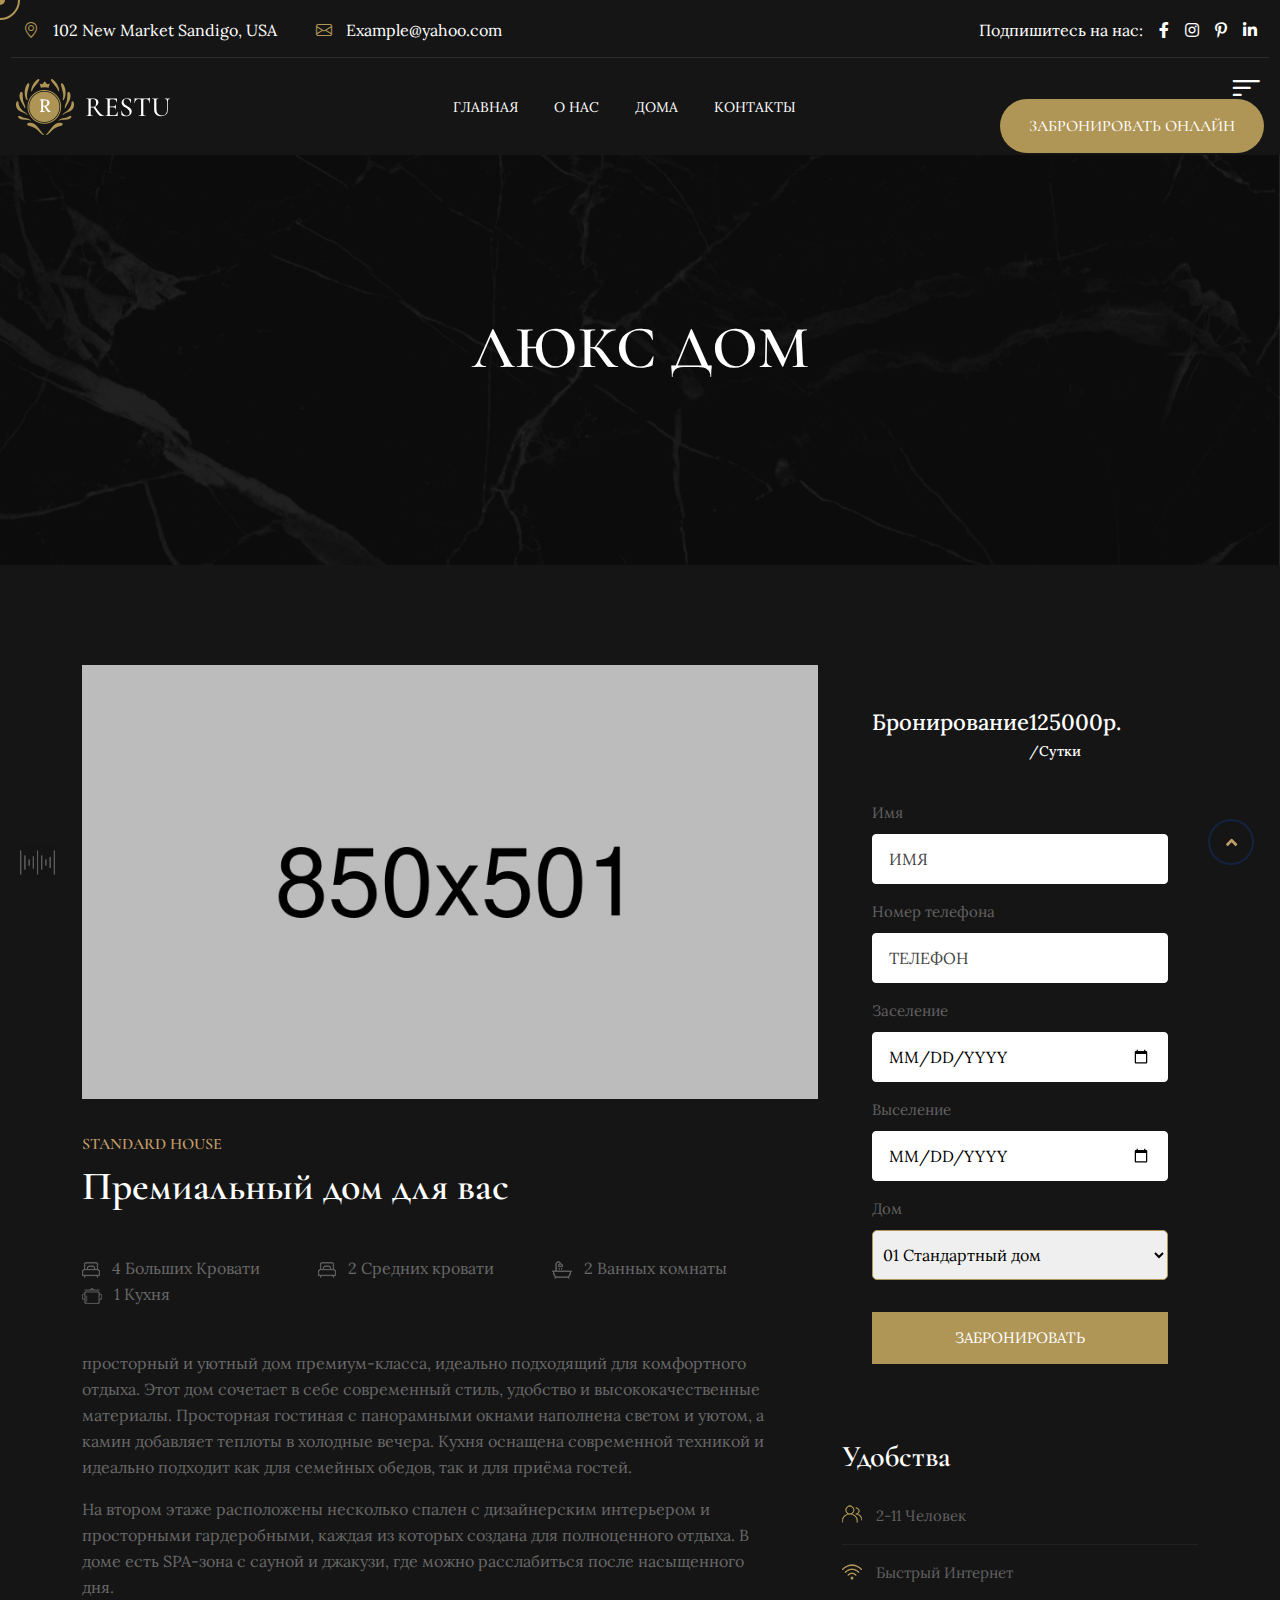
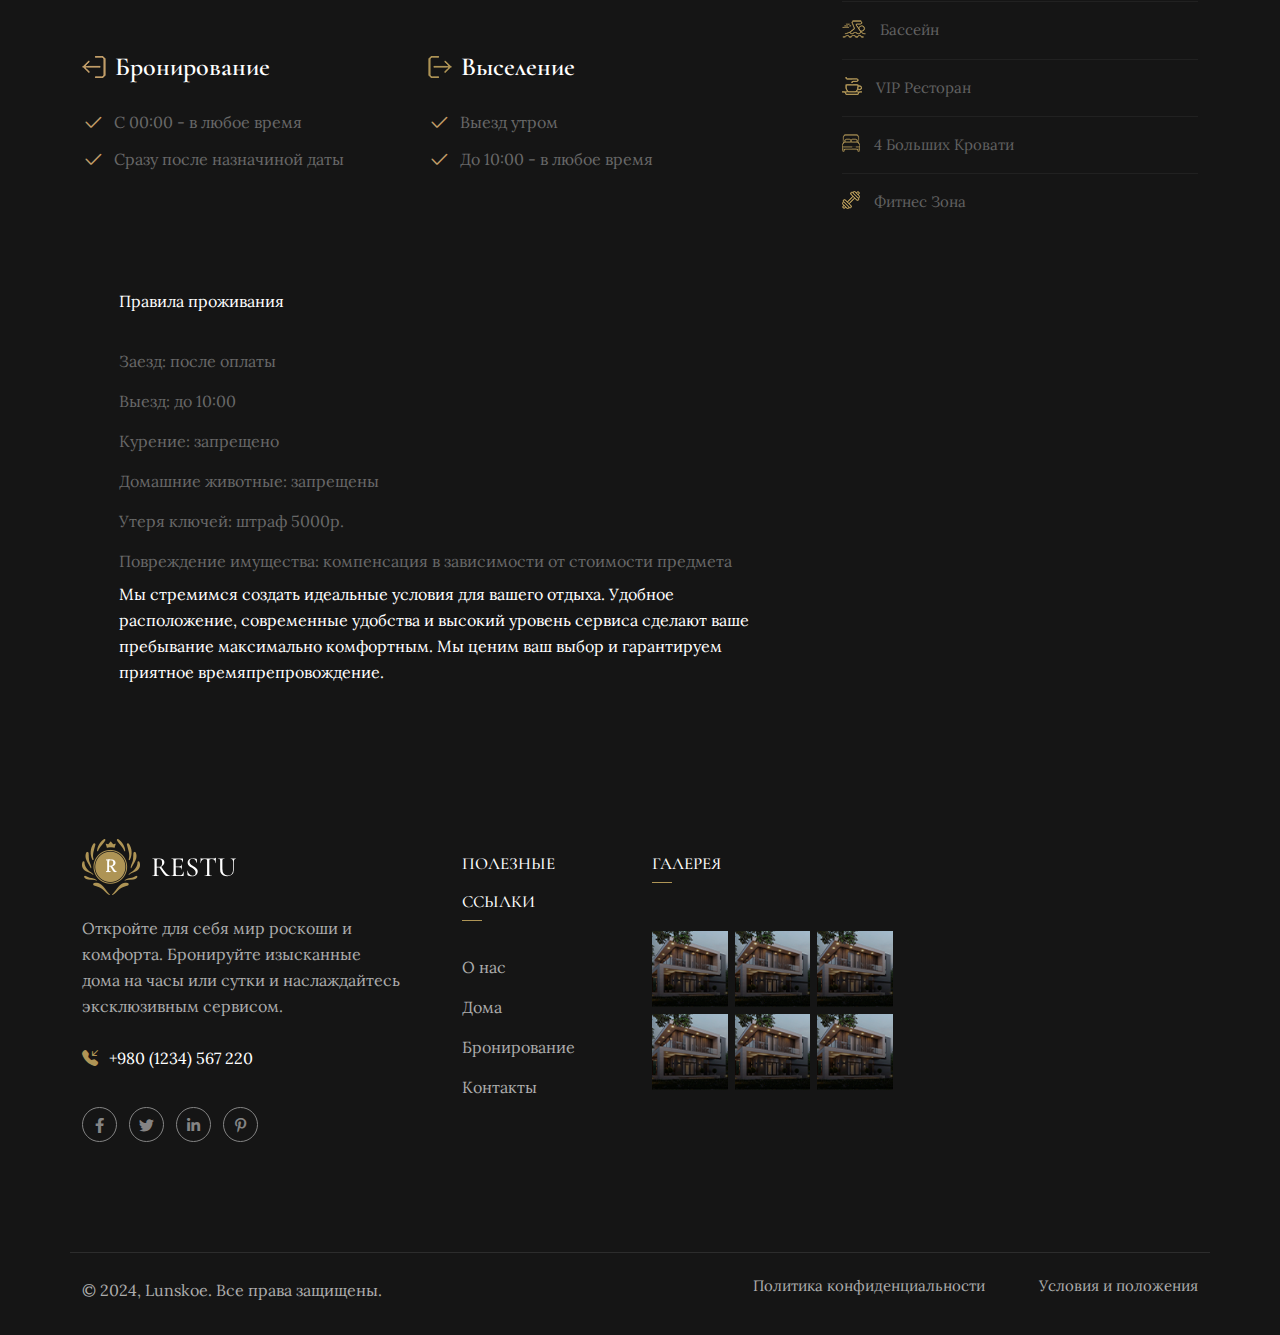
<file: lux-home-details.html>
<!DOCTYPE HTML>
<html lang="en-US">


<head>
	<meta charset="UTF-8">
	<meta http-equiv="x-ua-compatible" content="ie=edge">
	<title>Restu - Luxury Hotel HTML5 Template </title>
	<meta name="description" content="">
	<meta name="viewport" content="width=device-width, initial-scale=1">
	<!-- Favicon -->
	<link rel="icon" type="image/png" sizes="56x56" href="assets/images/fav-icon/icon.png">

	<!-- bootstrap CSS -->
	<link rel="stylesheet" href="assets/css/bootstrap.min.css" type="text/css" media="all">
	<!-- carousel CSS -->
	<link rel="stylesheet" href="assets/css/owl.carousel.min.css" type="text/css" media="all">
	<!-- animate CSS -->
	<link rel="stylesheet" href="assets/css/animate.css" type="text/css" media="all">
	<!-- animated-text CSS -->
	<link rel="stylesheet" href="assets/css/animated-text.css" type="text/css" media="all">
	<!-- font-awesome CSS -->
	<link rel="stylesheet" href="assets/css/all.min.css" type="text/css" media="all">
	<!-- font-flaticon CSS -->
	<link rel="stylesheet" href="assets/css/flaticon.css" type="text/css" media="all">
	<!-- theme-default CSS -->
	<link rel="stylesheet" href="assets/css/theme-default.css" type="text/css" media="all">
	<!-- meanmenu CSS -->
	<link rel="stylesheet" href="assets/css/meanmenu.min.css" type="text/css" media="all">
	<!-- transitions CSS -->
	<link rel="stylesheet" href="assets/css/owl.transitions.css" type="text/css" media="all">
	<!-- venobox CSS -->
	<link rel="stylesheet" href="venobox/venobox.css" type="text/css" media="all">
	<!-- bootstrap icons -->
	<link rel="stylesheet" href="assets/css/bootstrap-icons.css" type="text/css" media="all">
	<!-- Main Style CSS -->
	<link rel="stylesheet" href="assets/css/style.css" type="text/css" media="all">
	<!-- responsive CSS -->
	<link rel="stylesheet" href="assets/css/responsive.css" type="text/css" media="all">	
	<!-- ScrollCue CSS -->
	<link rel="stylesheet" href="assets/css/scrollCue.css" type="text/css" media="all">
	<link rel="stylesheet" href="assets/css/coustome-animation.css" type="text/css" media="all">
	<!-- modernizr js -->
	<script src="assets/js/vendor/modernizr-3.5.0.min.js"></script>
</head>

<body>

  <div id="audio-player">
    <button id="playPauseBtn" class="playPauseBtn paused">
      <img class="player-img" width="35px" height="35px" src="./assets/images/home-2/sound.gif" alt="Вкл\Выкл Музыки">
    </button>
    <audio id="background-music" loop>
      <source src="./assets/music/ambient.mp3" type="audio/mpeg">
      Ваш браузер не поддерживает аудиоэлемент.
    </audio>
  </div>

  <div id="cursor">
    <div id="inner-circle"></div>
    <div id="outer-circle"></div>
  </div>


<!--==================================================-->
<!-- Start Restu Top Area Home Two-->
<!--==================================================-->
<div class="top-area style-two">
	<div class="container-fluid">
		<div class="row add-border">
			<div class="col-lg-6">
				<div class="top-info">
					<ul>
						<li><i class="bi bi-geo-alt"></i>102 New Market Sandigo, USA</li>
						<li><i class="bi bi-envelope"></i>Example@yahoo.com</li>
					</ul>
				</div>
			</div>
			<div class="col-lg-6">
				<div class="top-social-icon">
					<ul>
						<li class="title">Подпишитесь на нас:</li>
						<li><a href="#"><i class="fab fa-facebook-f"></i></a></li>
						<li><a href="#"><i class="fab fa-instagram"></i></a></li>
						<li><a href="#"><i class="fab fa-pinterest-p"></i></a></li>
						<li><a href="#"><i class="fab fa-linkedin-in"></i></a></li>
					</ul>
				</div>
			</div>
		</div>
	</div>
</div>
<!--==================================================-->
<!-- Start Restu Top Area Home Two-->
<!--==================================================-->


<!--==================================================-->
<!-- Start Restu Header Area -->
<!--==================================================-->
<div class="header-area" id="sticky-header">
	<div class="container-fulid">
		<div class="row align-items-center">
			<div class="col-lg-3">
				<div class="header-logo">
					<a href="index.html"><img src="assets/images/home-1/logo-1.png" alt=""></a>
				</div>
			</div>
			<div class="col-lg-6">
				<div class="header-menu">
					<ul>
						<li class="menu-item-has-children">
              <a href="index.html">Главная</i></a>
            </li>
						<li><a href="about.html">О Нас</a></li>
						<li class="menu-item-has-children">
              <a href="house-list.html">Дома</i></a>
						</li>
						<li><a href="contact.html">Контакты</a></li>
					</ul>
				</div>
			</div>
			<div class="col-lg-3 text-right">
				<div class="header-sidbar navSidebar-button">
					<a href="#"><i class="bi bi-filter-left"></i></a>
				</div>
				<div class="header-button">
					<a href="index.html#HousesAndApartments">Забронировать онлайн</a>
				</div>
			</div>
		</div>
	</div>
</div>
<!--==================================================-->
<!-- End Restu Header Area -->
<!--==================================================-->




<!--==================================================-->
<!-- Start Main Menu Area -->
<!--==================================================-->
<div class="mobile-menu-area sticky d-sm-block d-md-block d-lg-none ">
	<div class="mobile-menu">
		<nav class="header-menu">
			<ul class="nav_scroll">
				<li class="menu-item-has-children"><a href="index.html">Главная</a></li>
				<li class="menu-item-has-children"><a href="about.html">О нас</a></li>
        <li class="menu-item-has-children"><a href="house-list.html">Дома</a></li>
				<li><a href="contact.html">Контакты</a></li>
			</ul>
		</nav>
	</div>
</div>
<!--==================================================-->
<!-- End Main Menu Area -->
<!--==================================================-->




<!-- Sidebar Cart Item -->
<div class="xs-sidebar-group info-group">
	<div class="xs-overlay xs-bg-black"></div>
	<div class="xs-sidebar-widget">
		<div class="sidebar-widget-container">
			<div class="widget-heading">
				<a href="#" class="close-side-widget">
					<i class="far fa-times-circle"></i>
				</a>
			</div>
			<div class="sidebar-textwidget">
				<!-- Sidebar Info Content -->
				<div class="sidebar-info-contents">
					<div class="content-inner">
						<div class="nav-logo">
							<a href="index.html"><img src="assets/images/home-1/logo-1.png" alt=""></a>
						</div>
						<div class="content-box">
							<h2>О нас</h2>
							<p class="text">Мы предлагаем аренду премиальных домов на часы и сутки, а также ресторан, доступный только при бронировании дома. Наша цель — предоставить взыскательным клиентам незабываемый опыт, позволяя им окунуться в атмосферу роскоши и уединения.</p>
							<a href="contact.html" class="theme-btn btn-style-two"><span>Консультация</span> <i class="fas fa-heart"></i></a>
						</div>
						<div class="contact-info">
							<h2>Контактная информация</h2>
							<ul class="list-style-one">
								<li><span class="icon flaticon-email"></span>Chicago 12, Melborne City, USA</li>
								<li><span> <i class="bi bi-telephone-inbound"></i> </span>(+001) 123-456-7890</li>
								<li><span><i class="bi bi-geo-alt"></i></span>Example @gmail.com</li>
								<li><span><i class="bi bi-clock"></i></span>Week Days: 09.00 to 18.00 Sunday: Closed
								</li>
							</ul>
						</div>
						<!-- Social Box -->
						<ul class="social-box">
							<li class="facebook"><a href="#" class="fab fa-facebook-f"></a></li>
							<li class="twitter"><a href="#" class="fab fa-instagram"></a></li>
							<li class="linkedin"><a href="#" class="fab fa-twitter"></a></li>
							<li class="instagram"><a href="#" class="fab fa-pinterest-p"></a></li>
							<li class="youtube"><a href="#" class="fab fa-linkedin-in"></a></li>
						</ul>
					</div>
				</div>
			</div>
		</div>
	</div>
</div>
<!--End Sidebar Cart Item -->




<!--==================================================-->
<!-- Start Restu Breadcumb Area -->
<!--==================================================-->
<div class="breadcumb-area">
	<div class="container">
		<div class="row">
			<div class="col-lg-12">
				<div class="breadcumb-content">
					<h4>Люкс дом</h4>
				</div>
			</div>
		</div>
	</div>
</div>
<!--==================================================-->
<!-- End Restu Breadcumb Area -->
<!--==================================================-->



<!--==================================================-->
<!-- Start RestuRoom Details Area-->
<!--==================================================-->
<div class="room-details-area">
	<div class="container">
		<div class="row">
			<div class="col-lg-8">
				<div class="row">
					<div class="col-lg-12">
						<div class="room-details-thumb">
							<img src="assets/images/inner/room-details.jpg" alt="">
						</div>
						<div class="room-details-content">
							<h4>Standard house</h4>
							<h1>Премиальный дом для вас</h1>
							<div class="room-details-item">
								<span><img src="assets/images/inner/room-details-icon1.png" alt=""> 4 Больших Кровати</span>
								<span><img src="assets/images/inner/room-details-icon1.png" alt=""> 2 Средних кровати</span>
								<span><img src="assets/images/inner/room-details-icon2.png" alt=""> 2 Ванных комнаты</span>
								<span><img src="assets/images/inner/room-details-icon3.png" alt=""> 1 Кухня</span>
							</div>
							<p class="room-detils-desc">просторный и уютный дом премиум-класса, идеально подходящий для комфортного отдыха. Этот дом сочетает в себе современный стиль, удобство и высококачественные материалы. Просторная гостиная с панорамными окнами наполнена светом и уютом, а камин добавляет теплоты в холодные вечера. Кухня оснащена современной техникой и идеально подходит как для семейных обедов, так и для приёма гостей.
                            </p>

                           <p class="room-detils-desc">На втором этаже расположены несколько спален с дизайнерским интерьером и просторными гардеробными, каждая из которых создана для полноценного отдыха. В доме есть SPA-зона с сауной и джакузи, где можно расслабиться после насыщенного дня.
                            </p>

                            <div class="room-details-check-box">
                            	<div class="room-details-check-content">
                            		<span><img src="assets/images/inner/room-details-1.png" alt="">Бронирование</span>
                            		<p class="check-item"><i class="bi bi-check2"></i>С 00:00 - в любое время</p>
                            		<p class="check-item"><i class="bi bi-check2"></i>Сразу после назначиной даты</p>
                            	</div>
                            </div>   

                            <div class="room-details-check-box upper">
                            	<div class="room-details-check-content">
                            		<span><img src="assets/images/inner/room-details-2.png" alt="">Выселение</span>
                            		<p class="check-item"><i class="bi bi-check2"></i>Выезд утром</p>
                            		<p class="check-item"><i class="bi bi-check2"></i>До 10:00 - в любое время</p>
                            	</div>
                            </div>
                            <div class="room-rules">
                            	<p>Правила проживания</p>
                            	<div class="rules">
                            		<ul>
                            			<li>Заезд: после оплаты</li>
                            			<li>Выезд: до 10:00</li>
                            			<li>Курение: запрещено</li>
                            		</ul>
                            		<ul>
                            			<li>Домашние животные: запрещены</li>
                            			<li>Утеря ключей: штраф 5000р.</li>
                            			<li>Повреждение имущества: компенсация в зависимости от стоимости предмета</li>
                            		</ul>
                            	</div>
                            	<p>Мы стремимся создать идеальные условия для вашего отдыха. Удобное расположение, современные удобства и высокий уровень сервиса сделают ваше пребывание максимально комфортным. Мы ценим ваш выбор и гарантируем приятное времяпрепровождение.</p>
                            </div>
                            </div>
                          </div>
                        </div>
                      </div>
                      <div class="col-lg-4">
                        <div class="row">
                          <div class="col-lg-12">
                            <div class="room-details-sidbar">
                              <div class="room-details-sidbar-form">
                                <div class="room-sidbar-title">
                                	<span>Бронирование</span>
                                	<p>125000р.<span class="two">/Сутки</span></p>
                                </div>
                                <form action="#">
                                  <div class="single-input-box">
                                		<label>Имя</label>
                                		<input type="text" class="input-booking-details" placeholder="Имя" required>
                                	</div>
                                  <div class="single-input-box">
                                		<label>Номер телефона</label>
                                		<input type="number" class="input-booking-details" placeholder="Телефон" required>
                                	</div>
                                	<div class="single-input-box">
                                		<label>Заселение</label>
                                		<input type="date" class="input-booking-details" required>
                                	</div>                         	
                                	<div class="single-input-box">
                                		<label>Выселение</label>
                                		<input type="date" class="input-booking-details" required>
                                	</div>
                        	        <div class="single-input-box">
                                		<label>Дом</label><br>
                                		<select name="place" id="place">
                                      <option value="saab">01 Стандартный дом</option>
                                      <option value="opel">02 Люкс дом</option>
                                      <option value="audi">03 Полулюкс дом</option>
                                    </select>
                                	</div>
                                	<div class="row">                       		
                                		<div class="info-submit-button">
                                			<button type="submit">Забронировать</button>
                                		</div>
                                	</div>                              	
                                </form>
							</div>
							<div class="room-details-amenities">
								<div class="room-details-amenities-content">
									<h4>Удобства</h4>
								</div>
								<div class="room-amenities-item">
									<ul>
										<li><img src="assets/images/inner/room-amenities-1.png" alt="">2-11 Человек</li>
										<li><img src="assets/images/inner/room-amenities-2.png" alt="">Быстрый Интернет</li>
										<li><img src="assets/images/inner/room-amenities-3.png" alt="">Бассейн</li>
										<li><img src="assets/images/inner/room-amenities-4.png" alt="">VIP Ресторан</li>
										<li><img src="assets/images/inner/room-amenities-5.png" alt="">4 Больших Кровати</li>
										<li><img src="assets/images/inner/room-amenities-6.png" alt="">Фитнес Зона</li>
									</ul>
								</div>
						    </div>
						</div>
					</div>
				</div>
			</div>
		</div>
	</div>
</div>
<!--==================================================-->
<!-- End RestuRoom Details Area-->
<!--==================================================-->



<!--==================================================-->
<!-- Start Restu Footer Area -->
<!--==================================================-->
<div class="footer-area">
	<div class="container">
		<div class="row">
			<div class="col-lg-4 col-md-6 col-sm-6">
				<div class="footer-widget-logo">
					<a href="index.html"><img src="assets/images/home-1/logo-1.png" alt=""></a>
				</div>

				<p class="footer-desc">Откройте для себя мир роскоши и комфорта. Бронируйте изысканные дома на часы или сутки и наслаждайтесь эксклюзивным сервисом.</p>

                <div class="footear-contact">
                	<span><i class="bi bi-telephone-inbound-fill"></i> +980 (1234) 567 220</span>
                </div> 
				<div class="footer-widget-social-icon">
					<ul>
						<li><a href="#"><i class="fab fa-facebook-f"></i></a></li>
						<li><a href="#"><i class="fab fa-twitter"></i></a></li>
						<li><a href="#"><i class="fab fa-linkedin-in"></i></a></li>
						<li><a href="#"><i class="fab fa-pinterest-p"></i></a></li>
					</ul>
				</div>
			</div>
			<div class="col-lg-2 col-md-6 col-sm-6">
				<div class="footer-widget-content upper">
					<div class="footer-widget-title">
						<h4>Полезные ссылки</h4>
					</div>
					<div class="footer-widget-menu">
                        <ul>
                         	<li><a href="about.html">О нас</a></li>
                         	<li><a href="house-list.html">Дома</a></li>
                         	<li><a href="index.html#booking-area-id">Бронирование</a></li>
                         	<li><a href="contact.html">Контакты</a></li>
                        </ul>
					</div>
				</div>
			</div>			
			<div class="col-lg-3 col-md-6 col-sm-6">
				<div class="footer-widget-content">
					<div class="footer-widget-title add">
						<h4>Галерея</h4>
					</div>
					<div class="footer-widget-gallery">
                        <a class="place venobox vbox-item" data-gall="lace-imgs" href="assets/images/home-1/gallery-1.jpg"><img src="assets/images/home-1/galerey_1.jpg" alt=""></a>                       
                         <a class="place venobox vbox-item" data-gall="lace-imgs" href="assets/images/home-1/gallery-2.jpg"><img src="assets/images/home-1/galerey_1.jpg" alt=""></a>                      
                        <a class="place venobox vbox-item" data-gall="lace-imgs" href="assets/images/home-1/gallery-3.jpg"><img src="assets/images/home-1/galerey_1.jpg" alt=""></a> 
                        <a class="place venobox vbox-item" data-gall="lace-imgs" href="assets/images/home-1/gallery-4.jpg"><img src="assets/images/home-1/galerey_1.jpg" alt=""></a> 
                        <a class="place venobox vbox-item" data-gall="lace-imgs" href="assets/images/home-1/gallery-5.jpg"><img src="assets/images/home-1/galerey_1.jpg" alt=""></a>
                        <a class="place venobox vbox-item" data-gall="lace-imgs" href="assets/images/home-1/gallery-6.jpg"><img src="assets/images/home-1/galerey_1.jpg" alt=""></a>
					</div>
				</div>
			</div>			

		</div>
		<div class="row aa-boder align-items-center">
			<div class="col-md-6 col-lg-6">
				<div class="footer-bottom-content">
					<h4>© 2024, Lunskoe. Все права защищены.</h4>
				</div>
			</div>			
			<div class="col-md-6 col-lg-6">
				<div class="footer-bottom-content">
					<ul>
						<li><a href="#">Условия и положения</a></li>
						<li><a href="#">Политика конфиденциальности</a></li>
					</ul>
				</div>
			</div>
		</div>
	</div>
</div>
<!--==================================================-->
<!-- End Restu Footer Area -->
<!--==================================================-->


<!--==================================================-->
<!-- Start Restu Scroll Up Area -->
<!--==================================================-->
<div class="prgoress_indicator active-progress">
    <svg class="progress-circle svg-content" width="100%" height="100%" viewBox="-1 -1 102 102">
      <path d="M50,1 a49,49 0 0,1 0,98 a49,49 0 0,1 0,-98" style="transition: stroke-dashoffset 10ms linear 0s; stroke-dasharray: 307.919, 307.919; stroke-dashoffset: 57.3858;"></path>
    </svg>
</div>
<!--==================================================-->
<!-- End Restu Scroll Up Area -->
<!--==================================================-->




	<!-- jquery js -->
	<script src="assets/js/vendor/jquery-3.6.2.min.js"></script>
	<script src="assets/js/popper.min.js"></script>
	<!-- bootstrap js -->
	<script src="assets/js/bootstrap.min.js"></script>
	<!-- carousel js -->
	<script src="assets/js/owl.carousel.min.js"></script>
	<!-- counterup js -->
	<script src="assets/js/jquery.counterup.min.js"></script>
	<!-- waypoints js -->
	<script src="assets/js/waypoints.min.js"></script>
	<!-- wow js -->
	<script src="assets/js/wow.js"></script>
	<!-- imagesloaded js -->
	<script src="assets/js/imagesloaded.pkgd.min.js"></script>
	<!-- venobox js -->
	<script src="venobox/venobox.js"></script>

	<!--  animated-text js -->
	<script src="assets/js/animated-text.js"></script>
	<!-- venobox min js -->
	<script src="venobox/venobox.min.js"></script>
	<!-- isotope js -->
	<script src="assets/js/isotope.pkgd.min.js"></script>
	<!-- jquery meanmenu js -->
	<script src="assets/js/jquery.meanmenu.js"></script>

	<!-- jquery scrollup js -->
	<script src="assets/js/jquery.scrollUp.js"></script>
	<!-- theme js -->
	<script src="assets/js/theme.js"></script>
    <!-- coustom js -->
	<script src="assets/js/coustom.js"></script>
	<!-- barfiller -->
	<script src="assets/js/jquery.barfiller.js"></script>
	<!-- barfiller -->
	<script src="assets/js/scrollCue.min.js"></script>
	<script src="assets/js/gsap.min.js"></script>
	<script src="assets/js/ScrollTrigger.min.js"></script>
	<script src="assets/js/SplitText.min.js"></script>
	<script src="assets/js/text-animation.js"></script>
  <script src="assets/js/customCursor.js"></script>

</body>

</html>
</file>
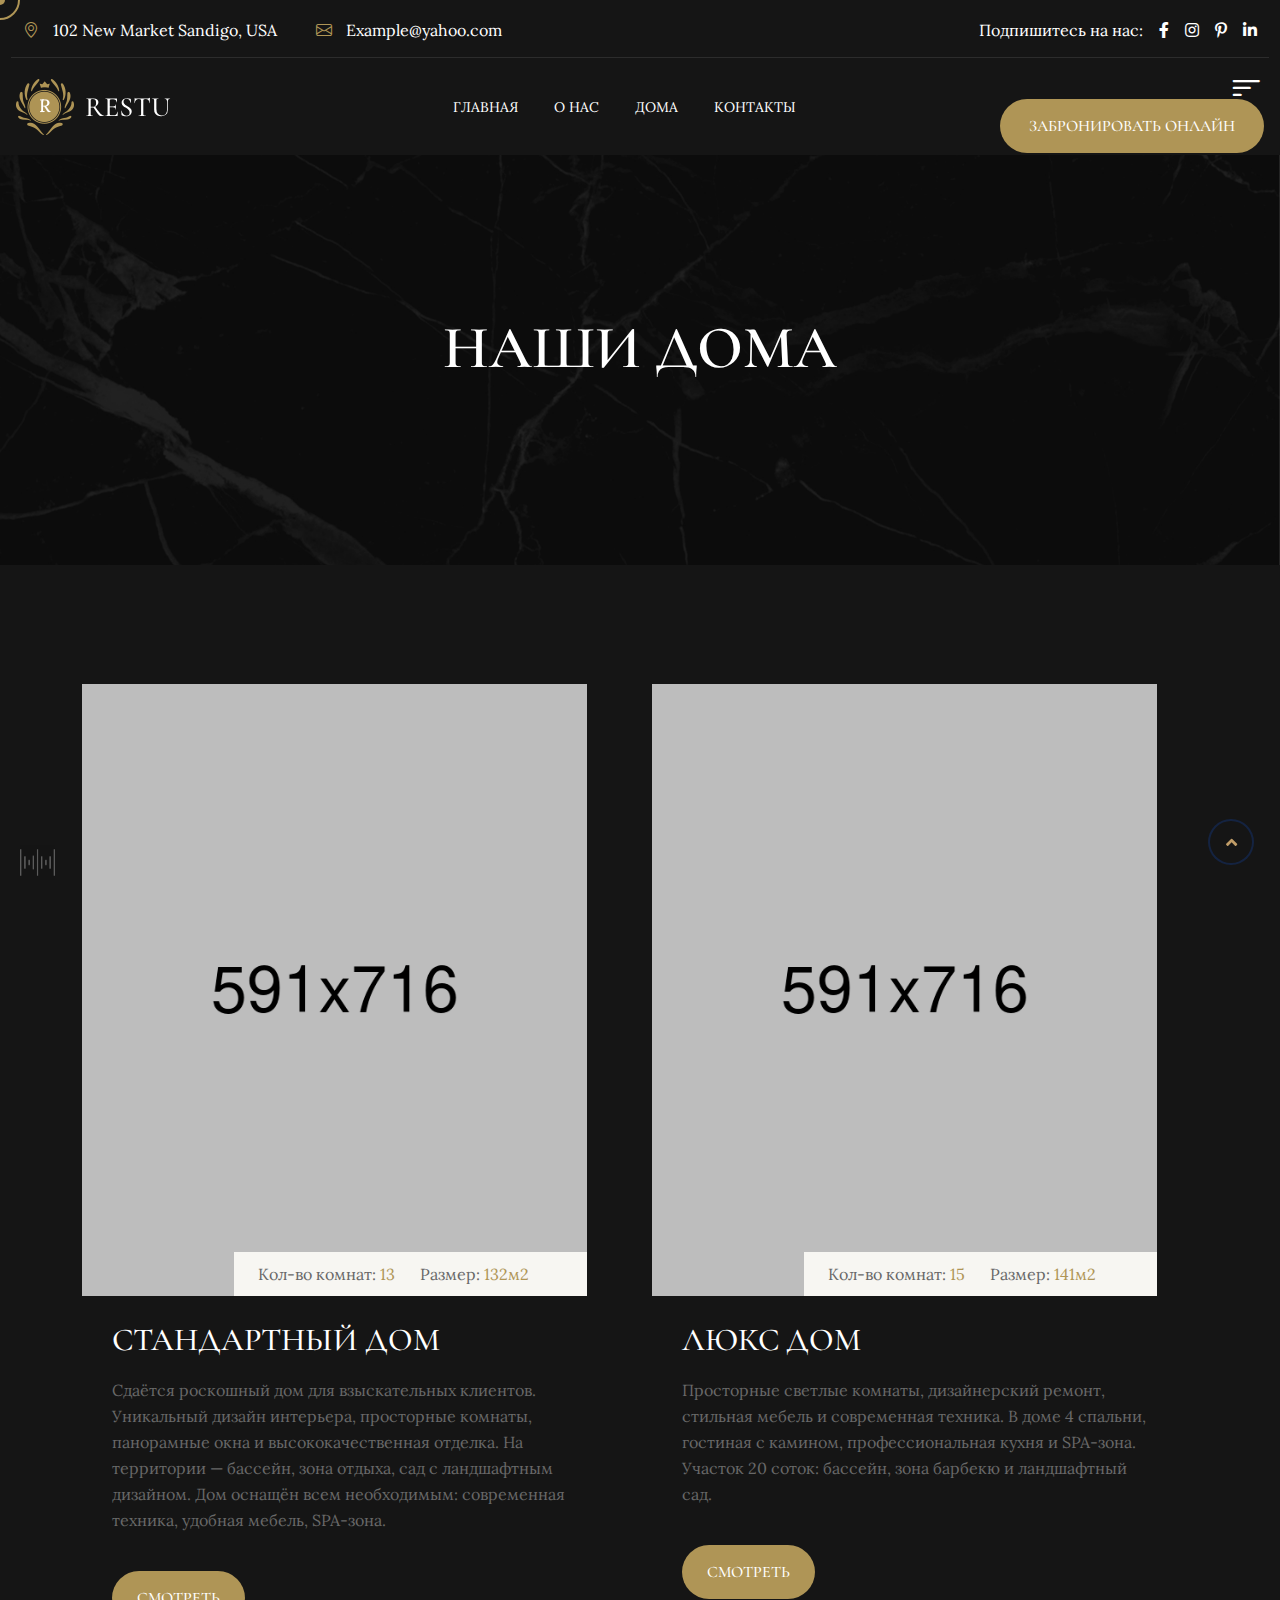
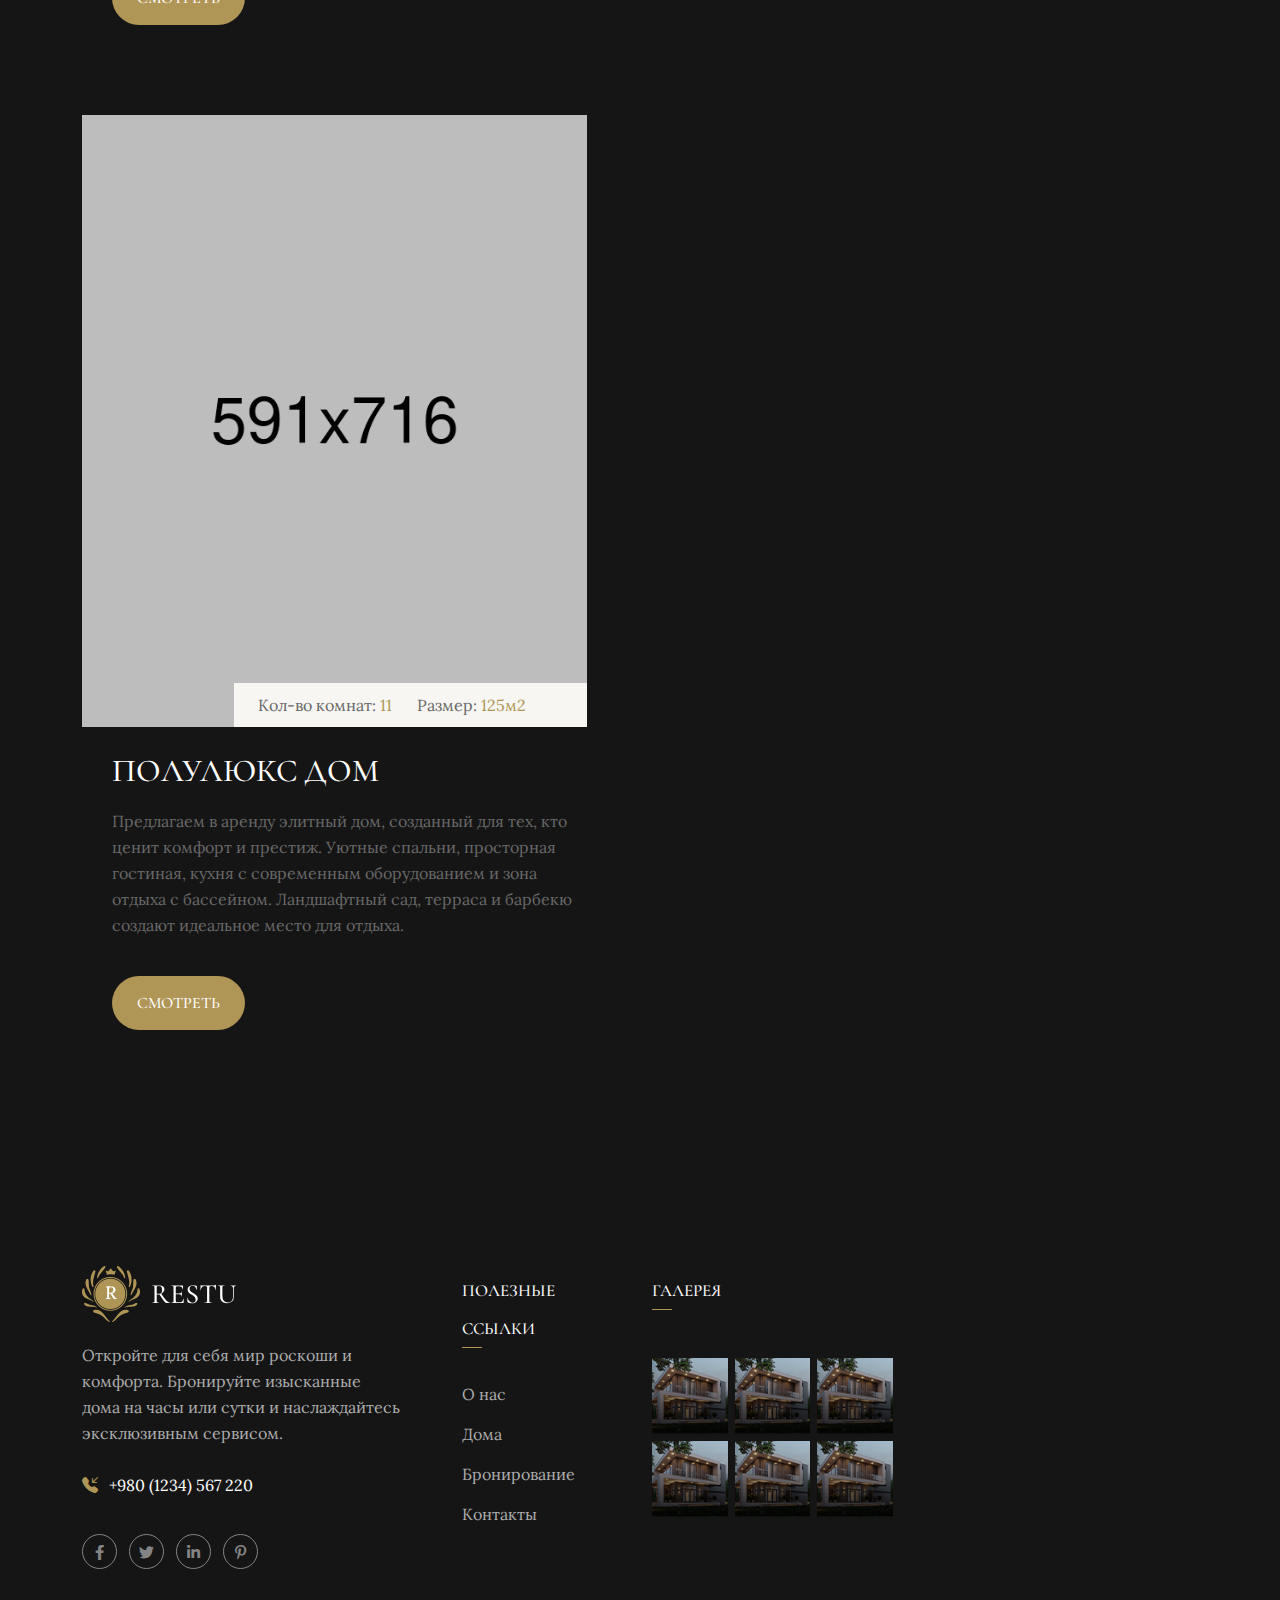
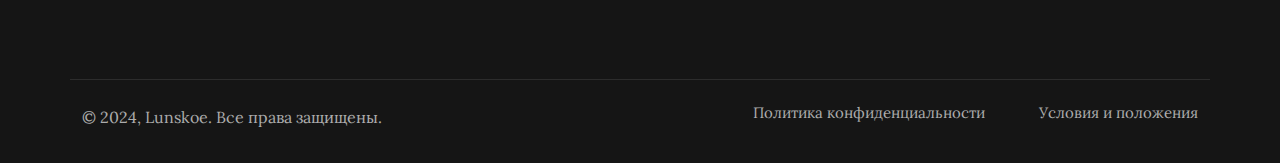
<file: room-list.html>
<!DOCTYPE HTML>
<html lang="en-US">


<head>
	<meta charset="UTF-8">
	<meta http-equiv="x-ua-compatible" content="ie=edge">
	<title>Restu - Luxury Hotel HTML5 Template </title>
	<meta name="description" content="">
	<meta name="viewport" content="width=device-width, initial-scale=1">
	<!-- Favicon -->
	<link rel="icon" type="image/png" sizes="56x56" href="assets/images/fav-icon/icon.png">

	<!-- bootstrap CSS -->
	<link rel="stylesheet" href="assets/css/bootstrap.min.css" type="text/css" media="all">
	<!-- carousel CSS -->
	<link rel="stylesheet" href="assets/css/owl.carousel.min.css" type="text/css" media="all">
	<!-- animate CSS -->
	<link rel="stylesheet" href="assets/css/animate.css" type="text/css" media="all">
	<!-- animated-text CSS -->
	<link rel="stylesheet" href="assets/css/animated-text.css" type="text/css" media="all">
	<!-- font-awesome CSS -->
	<link rel="stylesheet" href="assets/css/all.min.css" type="text/css" media="all">
	<!-- font-flaticon CSS -->
	<link rel="stylesheet" href="assets/css/flaticon.css" type="text/css" media="all">
	<!-- theme-default CSS -->
	<link rel="stylesheet" href="assets/css/theme-default.css" type="text/css" media="all">
	<!-- meanmenu CSS -->
	<link rel="stylesheet" href="assets/css/meanmenu.min.css" type="text/css" media="all">
	<!-- transitions CSS -->
	<link rel="stylesheet" href="assets/css/owl.transitions.css" type="text/css" media="all">
	<!-- venobox CSS -->
	<link rel="stylesheet" href="venobox/venobox.css" type="text/css" media="all">
	<!-- bootstrap icons -->
	<link rel="stylesheet" href="assets/css/bootstrap-icons.css" type="text/css" media="all">
	<!-- Main Style CSS -->
	<link rel="stylesheet" href="assets/css/style.css" type="text/css" media="all">
	<!-- responsive CSS -->
	<link rel="stylesheet" href="assets/css/responsive.css" type="text/css" media="all">	
	<!-- ScrollCue CSS -->
	<link rel="stylesheet" href="assets/css/scrollCue.css" type="text/css" media="all">
	<link rel="stylesheet" href="assets/css/coustome-animation.css" type="text/css" media="all">
	<!-- modernizr js -->
	<script src="assets/js/vendor/modernizr-3.5.0.min.js"></script>
</head>

<body>


  <div id="audio-player">
    <button id="playPauseBtn" class="playPauseBtn paused">
      <img class="player-img" width="35px" height="35px" src="./assets/images/home-2/sound.gif" alt="Вкл\Выкл Музыки">
    </button>
    <audio id="background-music" loop>
      <source src="./assets/music/ambient.mp3" type="audio/mpeg">
      Ваш браузер не поддерживает аудиоэлемент.
    </audio>
  </div>

  <div id="cursor">
    <div id="inner-circle"></div>
    <div id="outer-circle"></div>
  </div>


<!--==================================================-->
<!-- Start Restu Top Area Home Two-->
<!--==================================================-->
<div class="top-area style-two">
	<div class="container-fluid">
		<div class="row add-border">
			<div class="col-lg-6">
				<div class="top-info">
					<ul>
						<li><i class="bi bi-geo-alt"></i>102 New Market Sandigo, USA</li>
						<li><i class="bi bi-envelope"></i>Example@yahoo.com</li>
					</ul>
				</div>
			</div>
			<div class="col-lg-6">
				<div class="top-social-icon">
					<ul>
						<li class="title">Подпишитесь на нас:</li>
						<li><a href="#"><i class="fab fa-facebook-f"></i></a></li>
						<li><a href="#"><i class="fab fa-instagram"></i></a></li>
						<li><a href="#"><i class="fab fa-pinterest-p"></i></a></li>
						<li><a href="#"><i class="fab fa-linkedin-in"></i></a></li>
					</ul>
				</div>
			</div>
		</div>
	</div>
</div>
<!--==================================================-->
<!-- Start Restu Top Area Home Two-->
<!--==================================================-->


<!--==================================================-->
<!-- Start Restu Header Area -->
<!--==================================================-->
<div class="header-area" id="sticky-header">
	<div class="container-fulid">
		<div class="row align-items-center">
			<div class="col-lg-3">
				<div class="header-logo">
					<a href="index.html"><img src="assets/images/home-1/logo-1.png" alt=""></a>
				</div>
			</div>
			<div class="col-lg-6">
				<div class="header-menu">
					<ul>
						<li class="menu-item-has-children">
              <a href="index.html">Главная</i></a>
            </li>
						<li><a href="about.html">О Нас</a></li>
						<li class="menu-item-has-children">
              <a href="room-list.html">Дома</i></a>
						</li>
						<li><a href="contact.html">Контакты</a></li>
					</ul>
				</div>
			</div>
			<div class="col-lg-3 text-right">
				<div class="header-sidbar navSidebar-button">
					<a href="#"><i class="bi bi-filter-left"></i></a>
				</div>
				<div class="header-button">
					<a href="index.html#HousesAndApartments">Забронировать онлайн</a>
				</div>
			</div>
		</div>
	</div>
</div>
<!--==================================================-->
<!-- End Restu Header Area -->
<!--==================================================-->




<!--==================================================-->
<!-- Start Main Menu Area -->
<!--==================================================-->
<div class="mobile-menu-area sticky d-sm-block d-md-block d-lg-none ">
	<div class="mobile-menu">
		<nav class="header-menu">
			<ul class="nav_scroll">
				<li class="menu-item-has-children"><a href="index.html">Главная</a></li>
				<li class="menu-item-has-children"><a href="about.html">О нас</a></li>
        <li class="menu-item-has-children"><a href="room-list.html">Дома</a></li>
				<li><a href="contact.html">Контакты</a></li>
			</ul>
		</nav>
	</div>
</div>
<!--==================================================-->
<!-- End Main Menu Area -->
<!--==================================================-->




<!-- Sidebar Cart Item -->
<div class="xs-sidebar-group info-group">
	<div class="xs-overlay xs-bg-black"></div>
	<div class="xs-sidebar-widget">
		<div class="sidebar-widget-container">
			<div class="widget-heading">
				<a href="#" class="close-side-widget">
					<i class="far fa-times-circle"></i>
				</a>
			</div>
			<div class="sidebar-textwidget">
				<!-- Sidebar Info Content -->
				<div class="sidebar-info-contents">
					<div class="content-inner">
						<div class="nav-logo">
							<a href="index.html"><img src="assets/images/home-1/logo-1.png" alt=""></a>
						</div>
						<div class="content-box">
							<h2>О нас</h2>
							<p class="text">Мы предлагаем аренду премиальных домов на часы и сутки, а также ресторан, доступный только при бронировании дома. Наша цель — предоставить взыскательным клиентам незабываемый опыт, позволяя им окунуться в атмосферу роскоши и уединения.</p>
							<a href="contact.html" class="theme-btn btn-style-two"><span>Консультация</span> <i class="fas fa-heart"></i></a>
						</div>
						<div class="contact-info">
							<h2>Контактная информация</h2>
							<ul class="list-style-one">
								<li><span class="icon flaticon-email"></span>Chicago 12, Melborne City, USA</li>
								<li><span> <i class="bi bi-telephone-inbound"></i> </span>(+001) 123-456-7890</li>
								<li><span><i class="bi bi-geo-alt"></i></span>Example @gmail.com</li>
								<li><span><i class="bi bi-clock"></i></span>Week Days: 09.00 to 18.00 Sunday: Closed
								</li>
							</ul>
						</div>
						<!-- Social Box -->
						<ul class="social-box">
							<li class="facebook"><a href="#" class="fab fa-facebook-f"></a></li>
							<li class="twitter"><a href="#" class="fab fa-instagram"></a></li>
							<li class="linkedin"><a href="#" class="fab fa-twitter"></a></li>
							<li class="instagram"><a href="#" class="fab fa-pinterest-p"></a></li>
							<li class="youtube"><a href="#" class="fab fa-linkedin-in"></a></li>
						</ul>
					</div>
				</div>
			</div>
		</div>
	</div>
</div>
<!--End Sidebar Cart Item -->



<!--==================================================-->
<!-- Start Restu Breadcumb Area -->
<!--==================================================-->
<div class="breadcumb-area">
	<div class="container">
		<div class="row">
			<div class="col-lg-12">
				<div class="breadcumb-content">
					<h4>Наши дома</h4>
				</div>
			</div>
		</div>
	</div>
</div>
<!--==================================================-->
<!-- End Restu Breadcumb Area -->
<!--==================================================-->



<!--==================================================-->
<!-- Start Restu List Area -->
<!--==================================================-->
<div class="room-list-area inner-style">
	<div class="container">
		<div class="row">
			<div class="col-lg-6">
        <div class="row">
          <div class="col-lg-12">
		        <div class="single-room-list-box">
							<div class="room-list-thumb">
								<img src="assets/images/inner/room-1.png" alt="">
								<div class="room-list-info">
									<span><strong>Кол-во комнат:</strong> 13</span>
                  <span><strong>Размер:</strong> 132м2</span>
								</div>
							</div>
							<div class="room-list-content">
								<h4>Стандартный дом</h4>
								<p>Сдаётся роскошный дом для взыскательных клиентов. Уникальный дизайн интерьера, просторные комнаты, панорамные окна и высококачественная отделка. На территории — бассейн, зона отдыха, сад с ландшафтным дизайном. Дом оснащён всем необходимым: современная техника, удобная мебель, SPA-зона.</p>
		            <a class="room-list-button" href="standart-home-details.html">Смотреть</a>
							</div>
						</div>
          </div>                
        </div>
			</div>
      <div class="col-lg-6">
        <div class="row">
          <div class="col-lg-12">
            <div class="single-room-list-box">
              <div class="room-list-thumb">
                <img src="assets/images/inner/room-1.png" alt="">
                <div class="room-list-info">
                  <span><strong>Кол-во комнат:</strong> 15</span>
                  <span><strong>Размер:</strong> 141м2</span>
                </div>
              </div>
              <div class="room-list-content">
                <h4>Люкс дом</h4>
                <p>Просторные светлые комнаты, дизайнерский ремонт, стильная мебель и современная техника. В доме 4 спальни, гостиная с камином, профессиональная кухня и SPA-зона. Участок 20 соток: бассейн, зона барбекю и ландшафтный сад.</p>
                <a class="room-list-button" href="lux-home-details.html">Смотреть</a>
            </div>
          </div>
        </div>                  
      </div>
      </div>
      <div class="col-lg-6">
        <div class="row">
          <div class="col-lg-12">
            <div class="single-room-list-box">
              <div class="room-list-thumb">
                <img src="assets/images/inner/room-1.png" alt="">
                <div class="room-list-info">
                  <span><strong>Кол-во комнат:</strong> 11</span>
                  <span><strong>Размер:</strong> 125м2</span>
                </div>
              </div>
              <div class="room-list-content">
                <h4>Полулюкс дом</h4>
                <p>Предлагаем в аренду элитный дом, созданный для тех, кто ценит комфорт и престиж. Уютные спальни, просторная гостиная, кухня с современным оборудованием и зона отдыха с бассейном. Ландшафтный сад, терраса и барбекю создают идеальное место для отдыха.</p>
                <a class="room-list-button" href="junior-lux-home-details.html">Смотреть</a>
              </div>
            </div>
          </div>            
        </div>
      </div>
		</div>
	</div>
</div>
<!--==================================================-->
<!-- End Restu Room List Area -->
<!--==================================================-->



<!--==================================================-->
<!-- Start Restu Footer Area -->
<!--==================================================-->
<div class="footer-area">
	<div class="container">
		<div class="row">
			<div class="col-lg-4 col-md-6 col-sm-6">
				<div class="footer-widget-logo">
					<a href="index.html"><img src="assets/images/home-1/logo-1.png" alt=""></a>
				</div>

				<p class="footer-desc">Откройте для себя мир роскоши и комфорта. Бронируйте изысканные дома на часы или сутки и наслаждайтесь эксклюзивным сервисом.</p>

                <div class="footear-contact">
                	<span><i class="bi bi-telephone-inbound-fill"></i> +980 (1234) 567 220</span>
                </div> 
				<div class="footer-widget-social-icon">
					<ul>
						<li><a href="#"><i class="fab fa-facebook-f"></i></a></li>
						<li><a href="#"><i class="fab fa-twitter"></i></a></li>
						<li><a href="#"><i class="fab fa-linkedin-in"></i></a></li>
						<li><a href="#"><i class="fab fa-pinterest-p"></i></a></li>
					</ul>
				</div>
			</div>
			<div class="col-lg-2 col-md-6 col-sm-6">
				<div class="footer-widget-content upper">
					<div class="footer-widget-title">
						<h4>Полезные ссылки</h4>
					</div>
					<div class="footer-widget-menu">
                        <ul>
                         	<li><a href="about.html">О нас</a></li>
                         	<li><a href="room-list.html">Дома</a></li>
                         	<li><a href="index.html#booking-area-id">Бронирование</a></li>
                         	<li><a href="contact.html">Контакты</a></li>
                        </ul>
					</div>
				</div>
			</div>			
			<div class="col-lg-3 col-md-6 col-sm-6">
				<div class="footer-widget-content">
					<div class="footer-widget-title add">
						<h4>Галерея</h4>
					</div>
					<div class="footer-widget-gallery">
                        <a class="place venobox vbox-item" data-gall="lace-imgs" href="assets/images/home-1/gallery-1.jpg"><img src="assets/images/home-1/galerey_1.jpg" alt=""></a>                       
                         <a class="place venobox vbox-item" data-gall="lace-imgs" href="assets/images/home-1/gallery-2.jpg"><img src="assets/images/home-1/galerey_1.jpg" alt=""></a>                      
                        <a class="place venobox vbox-item" data-gall="lace-imgs" href="assets/images/home-1/gallery-3.jpg"><img src="assets/images/home-1/galerey_1.jpg" alt=""></a> 
                        <a class="place venobox vbox-item" data-gall="lace-imgs" href="assets/images/home-1/gallery-4.jpg"><img src="assets/images/home-1/galerey_1.jpg" alt=""></a> 
                        <a class="place venobox vbox-item" data-gall="lace-imgs" href="assets/images/home-1/gallery-5.jpg"><img src="assets/images/home-1/galerey_1.jpg" alt=""></a>
                        <a class="place venobox vbox-item" data-gall="lace-imgs" href="assets/images/home-1/gallery-6.jpg"><img src="assets/images/home-1/galerey_1.jpg" alt=""></a>
					</div>
				</div>
			</div>			

		</div>
		<div class="row aa-boder align-items-center">
			<div class="col-md-6 col-lg-6">
				<div class="footer-bottom-content">
					<h4>© 2024, Lunskoe. Все права защищены.</h4>
				</div>
			</div>			
			<div class="col-md-6 col-lg-6">
				<div class="footer-bottom-content">
					<ul>
						<li><a href="#">Условия и положения</a></li>
						<li><a href="#">Политика конфиденциальности</a></li>
					</ul>
				</div>
			</div>
		</div>
	</div>
</div>
<!--==================================================-->
<!-- End Restu Footer Area -->
<!--==================================================-->


<!--==================================================-->
<!-- Start Restu Scroll Up Area -->
<!--==================================================-->
<div class="prgoress_indicator active-progress">
    <svg class="progress-circle svg-content" width="100%" height="100%" viewBox="-1 -1 102 102">
      <path d="M50,1 a49,49 0 0,1 0,98 a49,49 0 0,1 0,-98" style="transition: stroke-dashoffset 10ms linear 0s; stroke-dasharray: 307.919, 307.919; stroke-dashoffset: 57.3858;"></path>
    </svg>
</div>
<!--==================================================-->
<!-- End Restu Scroll Up Area -->
<!--==================================================-->




	<!-- jquery js -->
	<script src="assets/js/vendor/jquery-3.6.2.min.js"></script>
	<script src="assets/js/popper.min.js"></script>
	<!-- bootstrap js -->
	<script src="assets/js/bootstrap.min.js"></script>
	<!-- carousel js -->
	<script src="assets/js/owl.carousel.min.js"></script>
	<!-- counterup js -->
	<script src="assets/js/jquery.counterup.min.js"></script>
	<!-- waypoints js -->
	<script src="assets/js/waypoints.min.js"></script>
	<!-- wow js -->
	<script src="assets/js/wow.js"></script>
	<!-- imagesloaded js -->
	<script src="assets/js/imagesloaded.pkgd.min.js"></script>
	<!-- venobox js -->
	<script src="venobox/venobox.js"></script>

	<!--  animated-text js -->
	<script src="assets/js/animated-text.js"></script>
	<!-- venobox min js -->
	<script src="venobox/venobox.min.js"></script>
	<!-- isotope js -->
	<script src="assets/js/isotope.pkgd.min.js"></script>
	<!-- jquery meanmenu js -->
	<script src="assets/js/jquery.meanmenu.js"></script>

	<!-- jquery scrollup js -->
	<script src="assets/js/jquery.scrollUp.js"></script>
	<!-- theme js -->
	<script src="assets/js/theme.js"></script>
    <!-- coustom js -->
	<script src="assets/js/coustom.js"></script>
	<!-- barfiller -->
	<script src="assets/js/jquery.barfiller.js"></script>
	<!-- barfiller -->
	<script src="assets/js/scrollCue.min.js"></script>
	<script src="assets/js/gsap.min.js"></script>
	<script src="assets/js/ScrollTrigger.min.js"></script>
	<script src="assets/js/SplitText.min.js"></script>
	<script src="assets/js/text-animation.js"></script>
  <script src="assets/js/customCursor.js"></script>
</body>

</html>
</file>
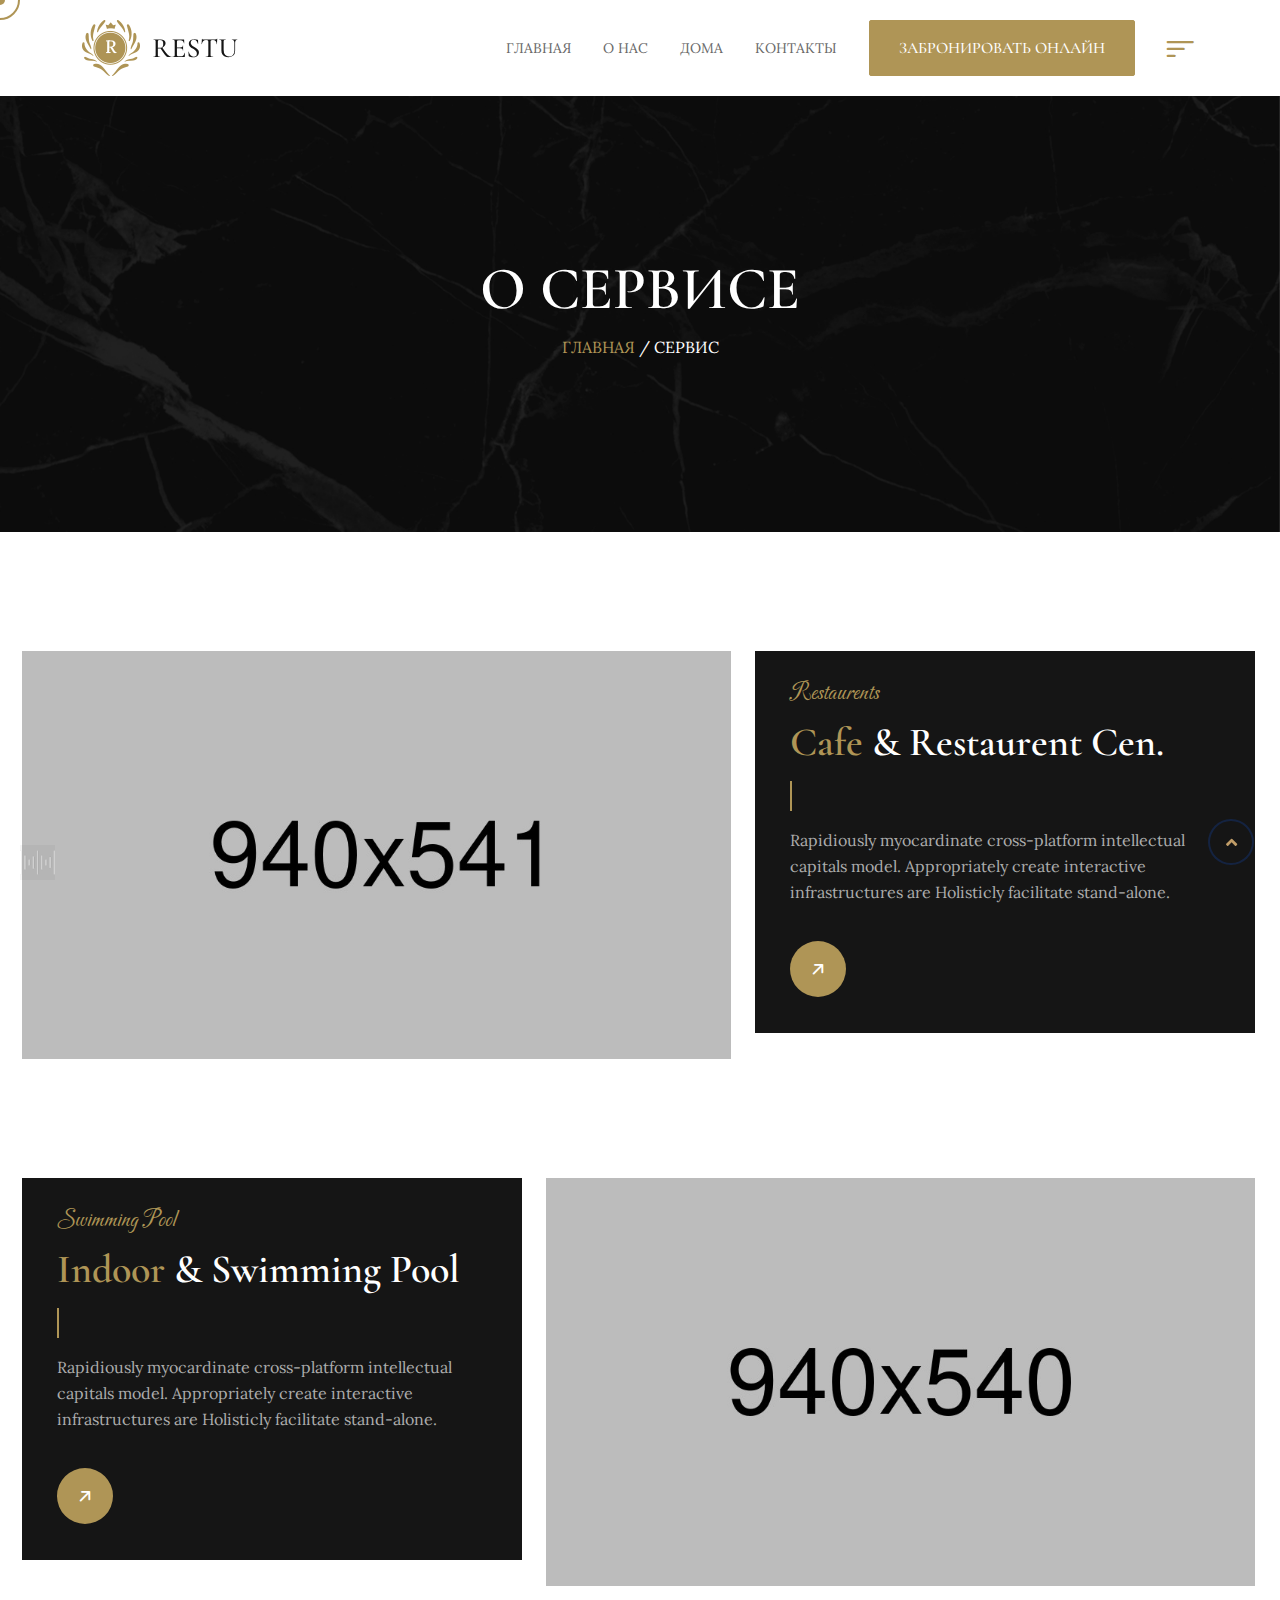
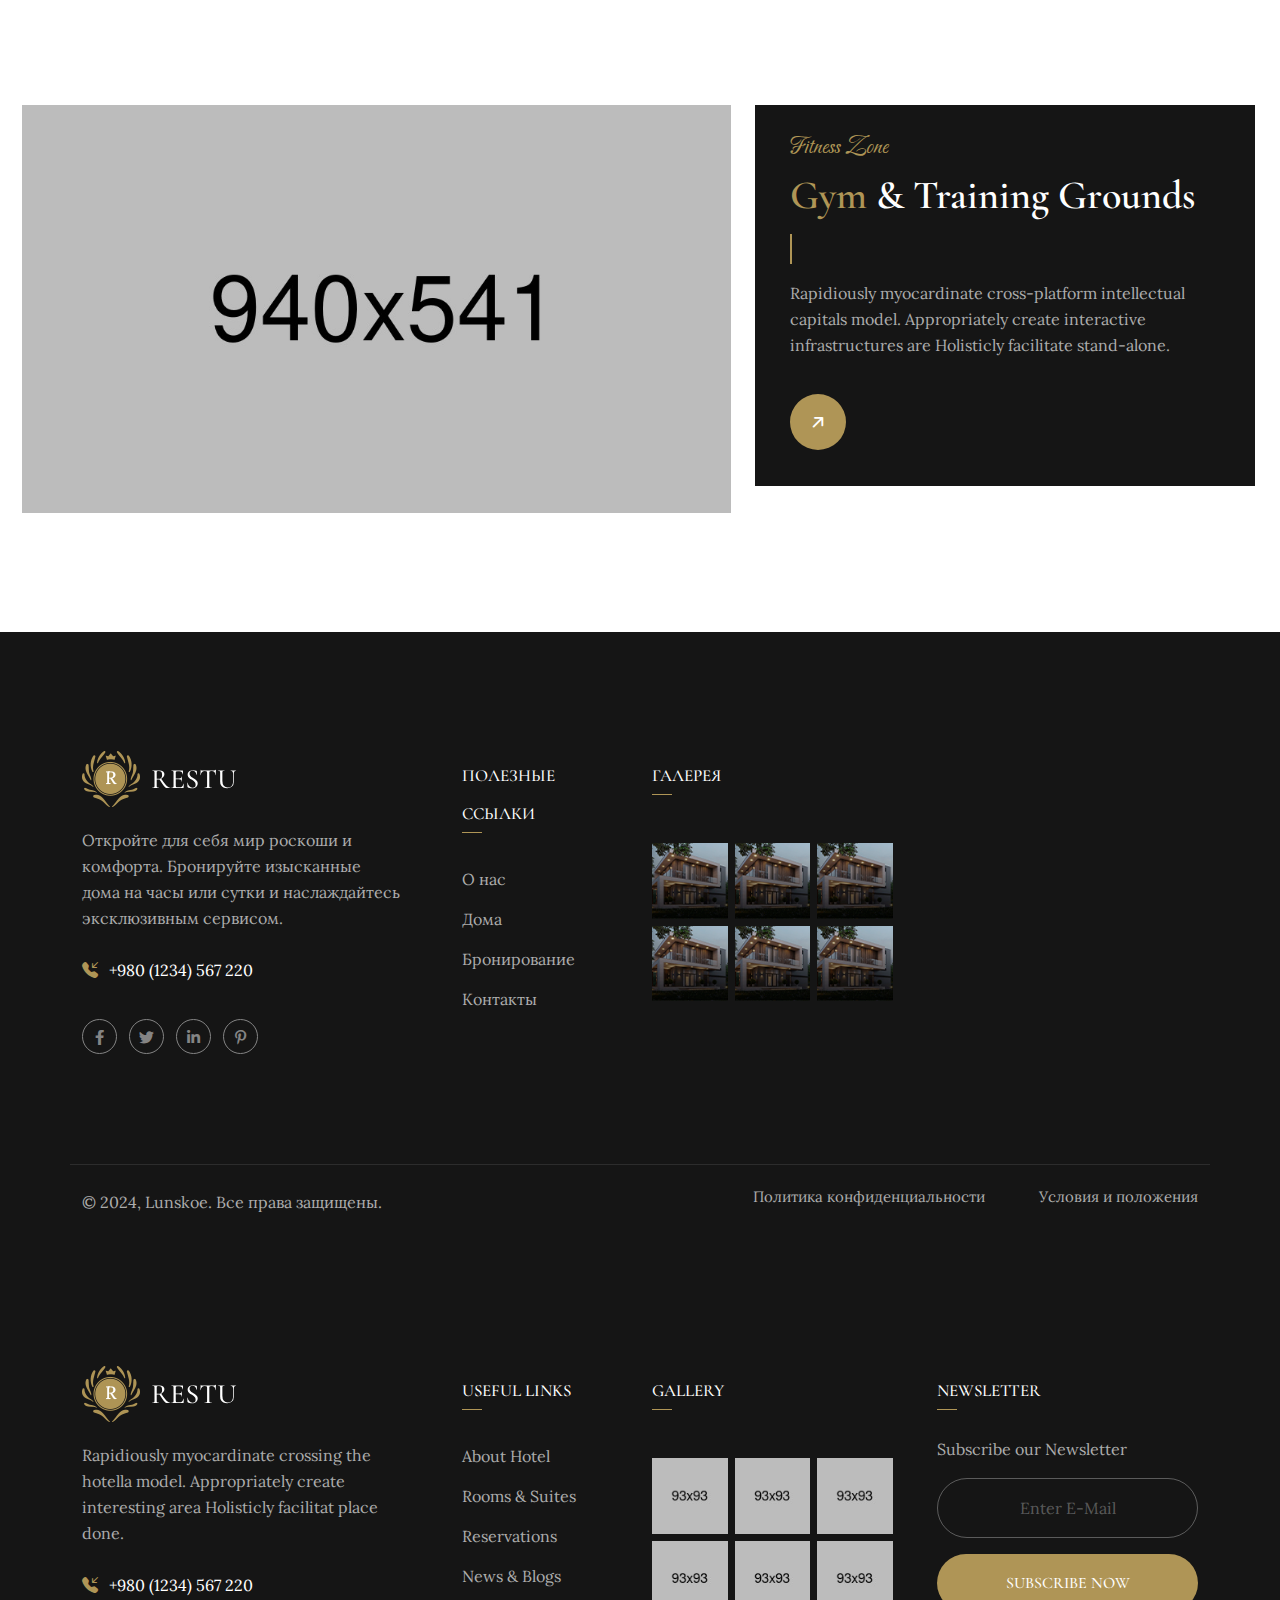
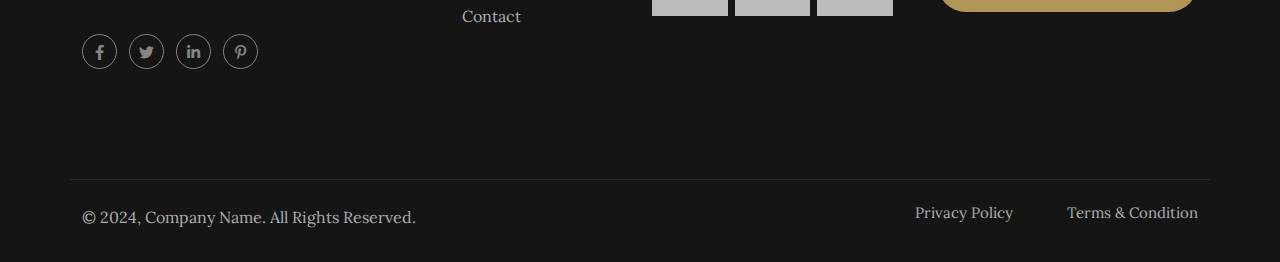
<file: service.html>
<!DOCTYPE HTML>
<html lang="en-US">


<head>
	<meta charset="UTF-8">
	<meta http-equiv="x-ua-compatible" content="ie=edge">
	<title>Restu - Luxury Hotel HTML5 Template </title>
	<meta name="description" content="">
	<meta name="viewport" content="width=device-width, initial-scale=1">
	<!-- Favicon -->
	<link rel="icon" type="image/png" sizes="56x56" href="assets/images/fav-icon/icon.png">

	<!-- bootstrap CSS -->
	<link rel="stylesheet" href="assets/css/bootstrap.min.css" type="text/css" media="all">
	<!-- carousel CSS -->
	<link rel="stylesheet" href="assets/css/owl.carousel.min.css" type="text/css" media="all">
	<!-- animate CSS -->
	<link rel="stylesheet" href="assets/css/animate.css" type="text/css" media="all">
	<!-- animated-text CSS -->
	<link rel="stylesheet" href="assets/css/animated-text.css" type="text/css" media="all">
	<!-- font-awesome CSS -->
	<link rel="stylesheet" href="assets/css/all.min.css" type="text/css" media="all">
	<!-- font-flaticon CSS -->
	<link rel="stylesheet" href="assets/css/flaticon.css" type="text/css" media="all">
	<!-- theme-default CSS -->
	<link rel="stylesheet" href="assets/css/theme-default.css" type="text/css" media="all">
	<!-- meanmenu CSS -->
	<link rel="stylesheet" href="assets/css/meanmenu.min.css" type="text/css" media="all">
	<!-- transitions CSS -->
	<link rel="stylesheet" href="assets/css/owl.transitions.css" type="text/css" media="all">
	<!-- venobox CSS -->
	<link rel="stylesheet" href="venobox/venobox.css" type="text/css" media="all">
	<!-- bootstrap icons -->
	<link rel="stylesheet" href="assets/css/bootstrap-icons.css" type="text/css" media="all">
	<!-- Main Style CSS -->
	<link rel="stylesheet" href="assets/css/style.css" type="text/css" media="all">
	<!-- responsive CSS -->
	<link rel="stylesheet" href="assets/css/responsive.css" type="text/css" media="all">	
	<!-- ScrollCue CSS -->
	<link rel="stylesheet" href="assets/css/scrollCue.css" type="text/css" media="all">
	<link rel="stylesheet" href="assets/css/coustome-animation.css" type="text/css" media="all">
	<!-- modernizr js -->
	<script src="assets/js/vendor/modernizr-3.5.0.min.js"></script>
</head>

<body>

  <div id="audio-player">
    <button id="playPauseBtn" class="playPauseBtn paused">
      <img class="player-img" width="35px" height="35px" src="./assets/images/home-2/sound.gif" alt="Вкл\Выкл Музыки">
    </button>
    <audio id="background-music" loop>
      <source src="./assets/music/ambient.mp3" type="audio/mpeg">
      Ваш браузер не поддерживает аудиоэлемент.
    </audio>
  </div>

  <div id="cursor">
    <div id="inner-circle"></div>
    <div id="outer-circle"></div>
  </div>



<!--==================================================-->
<!-- Start Restu Header Area -->
<!--==================================================-->
<div class="header-area inner-style" id="sticky-header">
	<div class="container">
		<div class="row align-items-center">
			<div class="col-lg-3">
				<div class="header-logo">
					<a href="index.html"><img src="assets/images/inner/logo-2.png" alt=""></a>
				</div>
			</div>
			<div class="col-lg-9">
				<div class="header-menu">
					<ul>
						<li class="menu-item-has-children"><a href="index.html">Главная</a></li>
						<li><a href="about.html">О нас</a></li>
						<li class="menu-item-has-children"><a href="house-list.html">Дома</i></a>
						</li>

						<li><a href="contact.html">Контакты</a></li>
					</ul>
					<div class="header-button">
						<a href="index.html#HousesAndApartments">Забронировать онлайн</a>
					</div>
					<div class="header-sidbar navSidebar-button">
						<a href="#"><i class="bi bi-filter-left"></i></a>
					</div>
				</div>
			</div>
		</div>
	</div>
</div>
<!--==================================================-->
<!-- End Restu Header Area -->
<!--==================================================-->


<!--==================================================-->
<!-- Start Main Menu Area -->
<!--==================================================-->
<div class="mobile-menu-area sticky d-sm-block d-md-block d-lg-none ">
	<div class="mobile-menu">
		<nav class="header-menu">
			<ul class="nav_scroll">
				<li class="menu-item-has-children"><a href="index.html">Главная</a></li>
				<li class="menu-item-has-children"><a href="about.html">О нас</a></li>
        <li class="menu-item-has-children"><a href="house-list.html">Дома</a></li>
				<li><a href="contact.html">Контакты</a></li>
			</ul>
		</nav>
	</div>
</div>
<!--==================================================-->
<!-- End Main Menu Area -->
<!--==================================================-->


<!-- Sidebar Cart Item -->
<div class="xs-sidebar-group info-group">
	<div class="xs-overlay xs-bg-black"></div>
	<div class="xs-sidebar-widget">
		<div class="sidebar-widget-container">
			<div class="widget-heading">
				<a href="#" class="close-side-widget">
					<i class="far fa-times-circle"></i>
				</a>
			</div>
			<div class="sidebar-textwidget">
				<!-- Sidebar Info Content -->
				<div class="sidebar-info-contents">
					<div class="content-inner">
						<div class="nav-logo">
							<a href="index.html"><img src="assets/images/home-1/logo-1.png" alt=""></a>
						</div>
						<div class="content-box">
							<h2>About Us</h2>
							<p class="text">Мы предлагаем аренду премиальных домов на часы и сутки, а также ресторан, доступный только при бронировании дома. Наша цель — предоставить взыскательным клиентам незабываемый опыт, позволяя им окунуться в атмосферу роскоши и уединения.</p>
							<a href="contact.html" class="theme-btn btn-style-two"><span>Консультация</span> <i class="fas fa-heart"></i></a>
						</div>
						<div class="contact-info">
							<h2>Contact Info</h2>
							<ul class="list-style-one">
								<li><span class="icon flaticon-email"></span>Chicago 12, Melborne City, USA</li>
								<li><span> <i class="bi bi-telephone-inbound"></i> </span>(+001) 123-456-7890</li>
								<li><span><i class="bi bi-geo-alt"></i></span>Example @gmail.com</li>
								<li><span><i class="bi bi-clock"></i></span>Week Days: 09.00 to 18.00 Sunday: Closed
								</li>
							</ul>
						</div>
						<!-- Social Box -->
						<ul class="social-box">
							<li class="facebook"><a href="#" class="fab fa-facebook-f"></a></li>
							<li class="twitter"><a href="#" class="fab fa-instagram"></a></li>
							<li class="linkedin"><a href="#" class="fab fa-twitter"></a></li>
							<li class="instagram"><a href="#" class="fab fa-pinterest-p"></a></li>
							<li class="youtube"><a href="#" class="fab fa-linkedin-in"></a></li>
						</ul>
					</div>
				</div>
			</div>
		</div>
	</div>
</div>
<!--End Sidebar Cart Item -->

<!--==================================================-->
<!-- Start Restu Breadcumb Area -->
<!--==================================================-->
<div class="breadcumb-area">
	<div class="container">
		<div class="row">
			<div class="col-lg-12">
				<div class="breadcumb-content">
					<h4>О сервисе</h4>
					<ul>
						<li><a href="index.html">Главная</a></li>
						<li>/</li>
						<li>Сервис</li>
					</ul>
				</div>
			</div>
		</div>
	</div>
</div>
<!--==================================================-->
<!-- End Restu Breadcumb Area -->
<!--==================================================-->



<!--==================================================-->
<!-- Start Restu Place Inner Pages-->
<!--==================================================-->
<div class="place-area inner-pages">
	<div class="place-images-area">
		<div class="container-fluid">
			<div class="row">
				<div class="col-lg-7 col-md-12">
					<div class="place-thumb">
						<img src="assets/images/home-1/place-thumb.jpg" alt="">
					</div>
				</div>
				<div class="col-lg-5 col-md-12">
					<div class="single-place-box">
					    <div class="section-title">
					       <h4>Restaurents</h4>
					        <h1><span>Cafe</span> &amp; Restaurent Cen.</h1>
				        </div>
				        <p class="place-desc">Rapidiously myocardinate cross-platform intellectual capitals
                         model. Appropriately create interactive infrastructures are
                         Holisticly facilitate stand-alone.</p>
                        <div class="place-button">
                        	<a href="service-details.html"><i class="bi bi-arrow-right-short"></i></a>
                        </div>
					</div>
				</div>
			</div>
		</div>
	</div>

	<div class="place-images-area two">
		<div class="container-fluid">
			<div class="row">
				<div class="col-lg-5 col-md-12">
					<div class="single-place-box two">
					    <div class="section-title">
					       <h4>Swimming Pool</h4>
					        <h1><span>Indoor</span> &amp; Swimming Pool</h1>
				        </div>
				        <p class="place-desc">Rapidiously myocardinate cross-platform intellectual capitals
                         model. Appropriately create interactive infrastructures are
                         Holisticly facilitate stand-alone.</p>
                        <div class="place-button">
                        	<a href="service-details.html"><i class="bi bi-arrow-right-short"></i></a>
                        </div>
					</div>
				</div>
			    <div class="col-lg-7 col-md-12">
					<div class="place-thumb">
						<img src="assets/images/inner/place-thumb-2.jpg" alt="">
					</div>
				</div>
			</div>
		</div>
	</div>


	<div class="place-images-area">
		<div class="container-fluid">
			<div class="row">
			    <div class="col-lg-7 col-md-12">
					<div class="place-thumb">
						<img src="assets/images/inner/place-thumb-3.jpg" alt="">
					</div>
				</div>
				<div class="col-lg-5 col-md-12">
					<div class="single-place-box">
					    <div class="section-title">
					       <h4>Fitness Zone</h4>
					        <h1><span>Gym</span> &amp; Training Grounds</h1>
				        </div>
				        <p class="place-desc">Rapidiously myocardinate cross-platform intellectual capitals
                         model. Appropriately create interactive infrastructures are
                         Holisticly facilitate stand-alone.</p>
                        <div class="place-button">
                        	<a href="service-details.html"><i class="bi bi-arrow-right-short"></i></a>
                        </div>
					</div>
				</div>
			</div>
		</div>
	</div>
</div>
<!--==================================================-->
<!-- End Restu Place Inner Pages-->
<!--==================================================-->


<!--==================================================-->
<!-- Start Restu Footer Area -->
<!--==================================================-->
<div class="footer-area">
	<div class="container">
		<div class="row">
			<div class="col-lg-4 col-md-6 col-sm-6">
				<div class="footer-widget-logo">
					<a href="index.html"><img src="assets/images/home-1/logo-1.png" alt=""></a>
				</div>

				<p class="footer-desc">Откройте для себя мир роскоши и комфорта. Бронируйте изысканные дома на часы или сутки и наслаждайтесь эксклюзивным сервисом.</p>

                <div class="footear-contact">
                	<span><i class="bi bi-telephone-inbound-fill"></i> +980 (1234) 567 220</span>
                </div> 
				<div class="footer-widget-social-icon">
					<ul>
						<li><a href="#"><i class="fab fa-facebook-f"></i></a></li>
						<li><a href="#"><i class="fab fa-twitter"></i></a></li>
						<li><a href="#"><i class="fab fa-linkedin-in"></i></a></li>
						<li><a href="#"><i class="fab fa-pinterest-p"></i></a></li>
					</ul>
				</div>
			</div>
			<div class="col-lg-2 col-md-6 col-sm-6">
				<div class="footer-widget-content upper">
					<div class="footer-widget-title">
						<h4>Полезные ссылки</h4>
					</div>
					<div class="footer-widget-menu">
                        <ul>
                         	<li><a href="about.html">О нас</a></li>
                         	<li><a href="house-list.html">Дома</a></li>
                         	<li><a href="index.html#booking-area-id">Бронирование</a></li>
                         	<li><a href="contact.html">Контакты</a></li>
                        </ul>
					</div>
				</div>
			</div>			
			<div class="col-lg-3 col-md-6 col-sm-6">
				<div class="footer-widget-content">
					<div class="footer-widget-title add">
						<h4>Галерея</h4>
					</div>
					<div class="footer-widget-gallery">
                        <a class="place venobox vbox-item" data-gall="lace-imgs" href="assets/images/home-1/gallery-1.jpg"><img src="assets/images/home-1/galerey_1.jpg" alt=""></a>                       
                         <a class="place venobox vbox-item" data-gall="lace-imgs" href="assets/images/home-1/gallery-2.jpg"><img src="assets/images/home-1/galerey_1.jpg" alt=""></a>                      
                        <a class="place venobox vbox-item" data-gall="lace-imgs" href="assets/images/home-1/gallery-3.jpg"><img src="assets/images/home-1/galerey_1.jpg" alt=""></a> 
                        <a class="place venobox vbox-item" data-gall="lace-imgs" href="assets/images/home-1/gallery-4.jpg"><img src="assets/images/home-1/galerey_1.jpg" alt=""></a> 
                        <a class="place venobox vbox-item" data-gall="lace-imgs" href="assets/images/home-1/gallery-5.jpg"><img src="assets/images/home-1/galerey_1.jpg" alt=""></a>
                        <a class="place venobox vbox-item" data-gall="lace-imgs" href="assets/images/home-1/gallery-6.jpg"><img src="assets/images/home-1/galerey_1.jpg" alt=""></a>
					</div>
				</div>
			</div>			

		</div>
		<div class="row aa-boder align-items-center">
			<div class="col-md-6 col-lg-6">
				<div class="footer-bottom-content">
					<h4>© 2024, Lunskoe. Все права защищены.</h4>
				</div>
			</div>			
			<div class="col-md-6 col-lg-6">
				<div class="footer-bottom-content">
					<ul>
						<li><a href="#">Условия и положения</a></li>
						<li><a href="#">Политика конфиденциальности</a></li>
					</ul>
				</div>
			</div>
		</div>
	</div>
</div>
<!--==================================================-->
<!-- End Restu Footer Area -->
<!--==================================================-->



<!--==================================================-->
<!-- Start Restu Footer Area -->
<!--==================================================-->
<div class="footer-area">
	<div class="container">
		<div class="row">
			<div class="col-lg-4 col-md-6 col-sm-6">
				<div class="footer-widget-logo">
					<a href="index.html"><img src="assets/images/home-1/logo-1.png" alt=""></a>
				</div>

				<p class="footer-desc">Rapidiously myocardinate crossing the hotella
                 model. Appropriately create interesting area
                 Holisticly facilitat place done.</p>

                <div class="footear-contact">
                	<span><i class="bi bi-telephone-inbound-fill"></i> +980 (1234) 567 220</span>
                </div> 
				<div class="footer-widget-social-icon">
					<ul>
						<li><a href="#"><i class="fab fa-facebook-f"></i></a></li>
						<li><a href="#"><i class="fab fa-twitter"></i></a></li>
						<li><a href="#"><i class="fab fa-linkedin-in"></i></a></li>
						<li><a href="#"><i class="fab fa-pinterest-p"></i></a></li>
					</ul>
				</div>
			</div>
			<div class="col-lg-2 col-md-6 col-sm-6">
				<div class="footer-widget-content upper">
					<div class="footer-widget-title">
						<h4>Useful Links</h4>
					</div>
					<div class="footer-widget-menu">
                        <ul>
                         	<li><a href="about.html">About Hotel</a></li>
                         	<li><a href="house-list.html">Rooms &amp; Suites</a></li>
                         	<li><a href="service-details.html">Reservations</a></li>
                         	<li><a href="blog-details.html">News &amp; Blogs</a></li>
                         	<li><a href="contact.html">Contact</a></li>
                        </ul>
					</div>
				</div>
			</div>			
			<div class="col-lg-3 col-md-6 col-sm-6">
				<div class="footer-widget-content">
					<div class="footer-widget-title add">
						<h4>Gallery</h4>
					</div>
					<div class="footer-widget-gallery">
                        <a class="place venobox vbox-item" data-gall="lace-imgs" href="assets/images/home-1/gallery-1.jpg"><img src="assets/images/home-1/gallery-1.jpg" alt=""></a>                       
                         <a class="place venobox vbox-item" data-gall="lace-imgs" href="assets/images/home-1/gallery-2.jpg"><img src="assets/images/home-1/gallery-2.jpg" alt=""></a>                      
                        <a class="place venobox vbox-item" data-gall="lace-imgs" href="assets/images/home-1/gallery-3.jpg"><img src="assets/images/home-1/gallery-3.jpg" alt=""></a> 
                        <a class="place venobox vbox-item" data-gall="lace-imgs" href="assets/images/home-1/gallery-4.jpg"><img src="assets/images/home-1/gallery-4.jpg" alt=""></a> 
                        <a class="place venobox vbox-item" data-gall="lace-imgs" href="assets/images/home-1/gallery-5.jpg"><img src="assets/images/home-1/gallery-5.jpg" alt=""></a>
                        <a class="place venobox vbox-item" data-gall="lace-imgs" href="assets/images/home-1/gallery-6.jpg"><img src="assets/images/home-1/gallery-6.jpg" alt=""></a>
					</div>
				</div>
			</div>			
			<div class="col-lg-3 col-md-6 col-sm-6">
				<div class="footer-widget-content">
					<div class="footer-widget-title">
						<h4>Newsletter</h4>
					</div>
					<p>Subscribe our Newsletter</p>
					<form action="#">
						<div class="single-newsletter-box">
							<input type="text" name="Email" placeholder="Enter E-Mail" required="">
							<button type="submit">Subscribe Now</button>
						</div>
					</form>
				</div>
			</div>
		</div>
		<div class="row aa-boder align-items-center">
			<div class="col-md-6 col-lg-6">
				<div class="footer-bottom-content">
					<h4>© 2024, Company Name. All Rights Reserved.</h4>
				</div>
			</div>			
			<div class="col-md-6 col-lg-6">
				<div class="footer-bottom-content">
					<ul>
						<li><a href="#">Terms & Condition</a></li>
						<li><a href="#">Privacy Policy</a></li>
					</ul>
				</div>
			</div>
		</div>
	</div>
</div>
<!--==================================================-->
<!-- End Restu Footer Area -->
<!--==================================================-->


<!--==================================================-->
<!-- Start Restu Scroll Up Area -->
<!--==================================================-->
<div class="prgoress_indicator active-progress">
    <svg class="progress-circle svg-content" width="100%" height="100%" viewBox="-1 -1 102 102">
      <path d="M50,1 a49,49 0 0,1 0,98 a49,49 0 0,1 0,-98" style="transition: stroke-dashoffset 10ms linear 0s; stroke-dasharray: 307.919, 307.919; stroke-dashoffset: 57.3858;"></path>
    </svg>
</div>
<!--==================================================-->
<!-- End Restu Scroll Up Area -->
<!--==================================================-->




	<!-- jquery js -->
	<script src="assets/js/vendor/jquery-3.6.2.min.js"></script>
	<script src="assets/js/popper.min.js"></script>
	<!-- bootstrap js -->
	<script src="assets/js/bootstrap.min.js"></script>
	<!-- carousel js -->
	<script src="assets/js/owl.carousel.min.js"></script>
	<!-- counterup js -->
	<script src="assets/js/jquery.counterup.min.js"></script>
	<!-- waypoints js -->
	<script src="assets/js/waypoints.min.js"></script>
	<!-- wow js -->
	<script src="assets/js/wow.js"></script>
	<!-- imagesloaded js -->
	<script src="assets/js/imagesloaded.pkgd.min.js"></script>
	<!-- venobox js -->
	<script src="venobox/venobox.js"></script>

	<!--  animated-text js -->
	<script src="assets/js/animated-text.js"></script>
	<!-- venobox min js -->
	<script src="venobox/venobox.min.js"></script>
	<!-- isotope js -->
	<script src="assets/js/isotope.pkgd.min.js"></script>
	<!-- jquery meanmenu js -->
	<script src="assets/js/jquery.meanmenu.js"></script>

	<!-- jquery scrollup js -->
	<script src="assets/js/jquery.scrollUp.js"></script>
	<!-- theme js -->
	<script src="assets/js/theme.js"></script>
    <!-- coustom js -->
	<script src="assets/js/coustom.js"></script>
	<!-- barfiller -->
	<script src="assets/js/jquery.barfiller.js"></script>
	<!-- barfiller -->
	<script src="assets/js/scrollCue.min.js"></script>
	<script src="assets/js/gsap.min.js"></script>
	<script src="assets/js/ScrollTrigger.min.js"></script>
	<script src="assets/js/SplitText.min.js"></script>
	<script src="assets/js/text-animation.js"></script>
  <script src="assets/js/customCursor.js"></script>
</body>

</html>
</file>
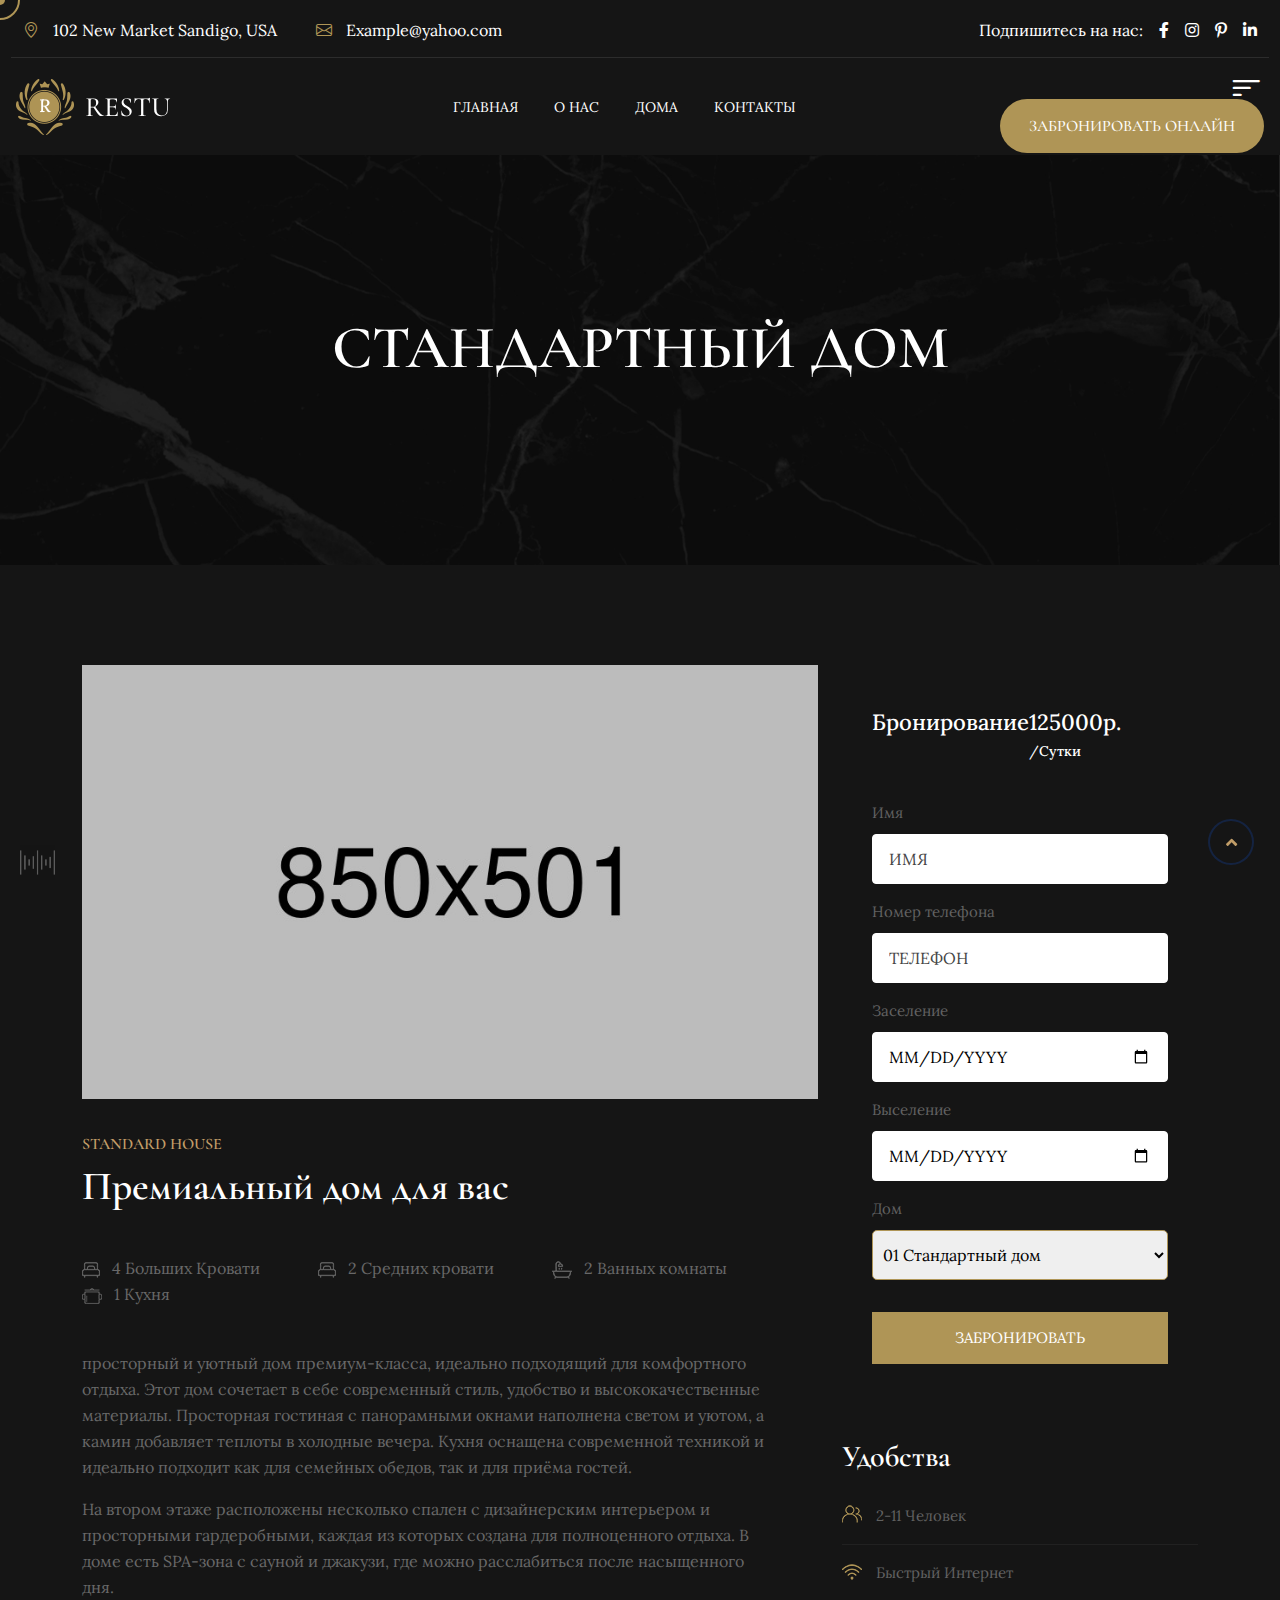
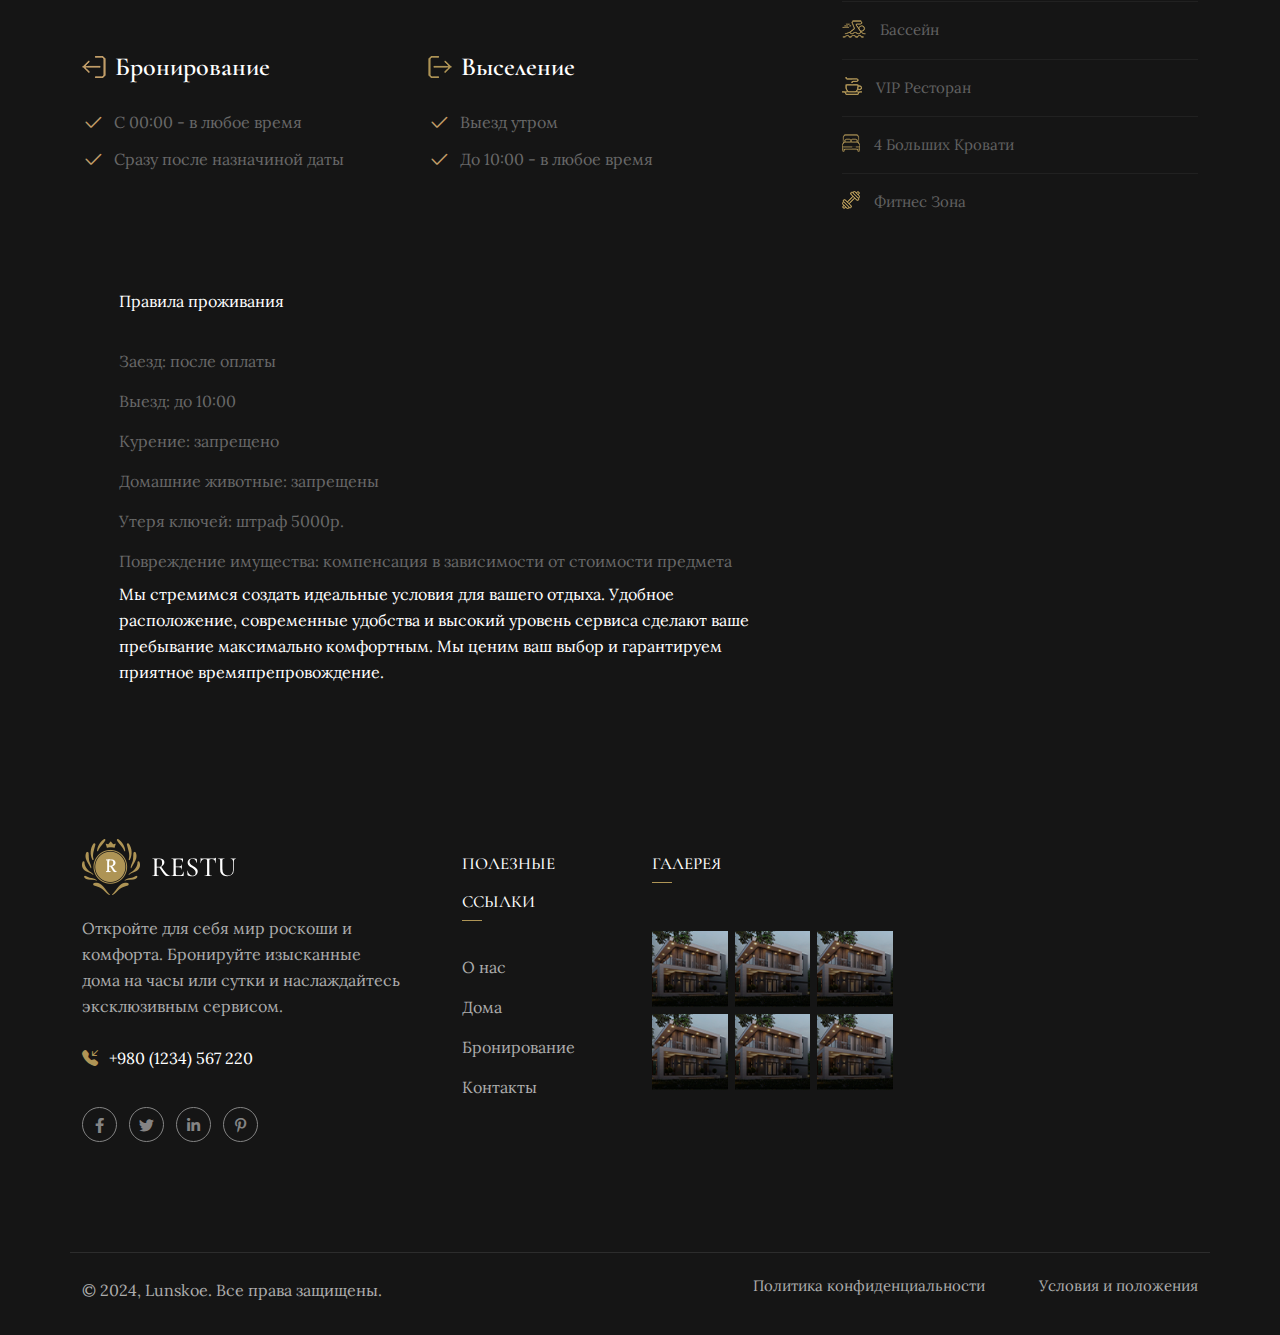
<file: standart-home-details.html>
<!DOCTYPE HTML>
<html lang="en-US">


<head>
	<meta charset="UTF-8">
	<meta http-equiv="x-ua-compatible" content="ie=edge">
	<title>Restu - Luxury Hotel HTML5 Template </title>
	<meta name="description" content="">
	<meta name="viewport" content="width=device-width, initial-scale=1">
	<!-- Favicon -->
	<link rel="icon" type="image/png" sizes="56x56" href="assets/images/fav-icon/icon.png">

	<!-- bootstrap CSS -->
	<link rel="stylesheet" href="assets/css/bootstrap.min.css" type="text/css" media="all">
	<!-- carousel CSS -->
	<link rel="stylesheet" href="assets/css/owl.carousel.min.css" type="text/css" media="all">
	<!-- animate CSS -->
	<link rel="stylesheet" href="assets/css/animate.css" type="text/css" media="all">
	<!-- animated-text CSS -->
	<link rel="stylesheet" href="assets/css/animated-text.css" type="text/css" media="all">
	<!-- font-awesome CSS -->
	<link rel="stylesheet" href="assets/css/all.min.css" type="text/css" media="all">
	<!-- font-flaticon CSS -->
	<link rel="stylesheet" href="assets/css/flaticon.css" type="text/css" media="all">
	<!-- theme-default CSS -->
	<link rel="stylesheet" href="assets/css/theme-default.css" type="text/css" media="all">
	<!-- meanmenu CSS -->
	<link rel="stylesheet" href="assets/css/meanmenu.min.css" type="text/css" media="all">
	<!-- transitions CSS -->
	<link rel="stylesheet" href="assets/css/owl.transitions.css" type="text/css" media="all">
	<!-- venobox CSS -->
	<link rel="stylesheet" href="venobox/venobox.css" type="text/css" media="all">
	<!-- bootstrap icons -->
	<link rel="stylesheet" href="assets/css/bootstrap-icons.css" type="text/css" media="all">
	<!-- Main Style CSS -->
	<link rel="stylesheet" href="assets/css/style.css" type="text/css" media="all">
	<!-- responsive CSS -->
	<link rel="stylesheet" href="assets/css/responsive.css" type="text/css" media="all">	
	<!-- ScrollCue CSS -->
	<link rel="stylesheet" href="assets/css/scrollCue.css" type="text/css" media="all">
	<link rel="stylesheet" href="assets/css/coustome-animation.css" type="text/css" media="all">
	<!-- modernizr js -->
	<script src="assets/js/vendor/modernizr-3.5.0.min.js"></script>
</head>

<body>

  <div id="audio-player">
    <button id="playPauseBtn" class="playPauseBtn paused">
      <img class="player-img" width="35px" height="35px" src="./assets/images/home-2/sound.gif" alt="Вкл\Выкл Музыки">
    </button>
    <audio id="background-music" loop>
      <source src="./assets/music/ambient.mp3" type="audio/mpeg">
      Ваш браузер не поддерживает аудиоэлемент.
    </audio>
  </div>


  <div id="cursor">
    <div id="inner-circle"></div>
    <div id="outer-circle"></div>
  </div>



<!--==================================================-->
<!-- Start Restu Top Area Home Two-->
<!--==================================================-->
<div class="top-area style-two">
	<div class="container-fluid">
		<div class="row add-border">
			<div class="col-lg-6">
				<div class="top-info">
					<ul>
						<li><i class="bi bi-geo-alt"></i>102 New Market Sandigo, USA</li>
						<li><i class="bi bi-envelope"></i>Example@yahoo.com</li>
					</ul>
				</div>
			</div>
			<div class="col-lg-6">
				<div class="top-social-icon">
					<ul>
						<li class="title">Подпишитесь на нас:</li>
						<li><a href="#"><i class="fab fa-facebook-f"></i></a></li>
						<li><a href="#"><i class="fab fa-instagram"></i></a></li>
						<li><a href="#"><i class="fab fa-pinterest-p"></i></a></li>
						<li><a href="#"><i class="fab fa-linkedin-in"></i></a></li>
					</ul>
				</div>
			</div>
		</div>
	</div>
</div>
<!--==================================================-->
<!-- Start Restu Top Area Home Two-->
<!--==================================================-->


<!--==================================================-->
<!-- Start Restu Header Area -->
<!--==================================================-->
<div class="header-area" id="sticky-header">
	<div class="container-fulid">
		<div class="row align-items-center">
			<div class="col-lg-3">
				<div class="header-logo">
					<a href="index.html"><img src="assets/images/home-1/logo-1.png" alt=""></a>
				</div>
			</div>
			<div class="col-lg-6">
				<div class="header-menu">
					<ul>
						<li class="menu-item-has-children">
              <a href="index.html">Главная</i></a>
            </li>
						<li><a href="about.html">О Нас</a></li>
						<li class="menu-item-has-children">
              <a href="house-list.html">Дома</i></a>
						</li>
						<li><a href="contact.html">Контакты</a></li>
					</ul>
				</div>
			</div>
			<div class="col-lg-3 text-right">
				<div class="header-sidbar navSidebar-button">
					<a href="#"><i class="bi bi-filter-left"></i></a>
				</div>
				<div class="header-button">
					<a href="index.html#HousesAndApartments">Забронировать онлайн</a>
				</div>
			</div>
		</div>
	</div>
</div>
<!--==================================================-->
<!-- End Restu Header Area -->
<!--==================================================-->




<!--==================================================-->
<!-- Start Main Menu Area -->
<!--==================================================-->
<div class="mobile-menu-area sticky d-sm-block d-md-block d-lg-none ">
	<div class="mobile-menu">
		<nav class="header-menu">
			<ul class="nav_scroll">
				<li class="menu-item-has-children"><a href="index.html">Главная</a></li>
				<li class="menu-item-has-children"><a href="about.html">О нас</a></li>
        <li class="menu-item-has-children"><a href="house-list.html">Дома</a></li>
				<li><a href="contact.html">Контакты</a></li>
			</ul>
		</nav>
	</div>
</div>
<!--==================================================-->
<!-- End Main Menu Area -->
<!--==================================================-->




<!-- Sidebar Cart Item -->
<div class="xs-sidebar-group info-group">
	<div class="xs-overlay xs-bg-black"></div>
	<div class="xs-sidebar-widget">
		<div class="sidebar-widget-container">
			<div class="widget-heading">
				<a href="#" class="close-side-widget">
					<i class="far fa-times-circle"></i>
				</a>
			</div>
			<div class="sidebar-textwidget">
				<!-- Sidebar Info Content -->
				<div class="sidebar-info-contents">
					<div class="content-inner">
						<div class="nav-logo">
							<a href="index.html"><img src="assets/images/home-1/logo-1.png" alt=""></a>
						</div>
						<div class="content-box">
							<h2>О нас</h2>
							<p class="text">Мы предлагаем аренду премиальных домов на часы и сутки, а также ресторан, доступный только при бронировании дома. Наша цель — предоставить взыскательным клиентам незабываемый опыт, позволяя им окунуться в атмосферу роскоши и уединения.</p>
							<a href="contact.html" class="theme-btn btn-style-two"><span>Консультация</span> <i class="fas fa-heart"></i></a>
						</div>
						<div class="contact-info">
							<h2>Контактная информация</h2>
							<ul class="list-style-one">
								<li><span class="icon flaticon-email"></span>Chicago 12, Melborne City, USA</li>
								<li><span> <i class="bi bi-telephone-inbound"></i> </span>(+001) 123-456-7890</li>
								<li><span><i class="bi bi-geo-alt"></i></span>Example @gmail.com</li>
								<li><span><i class="bi bi-clock"></i></span>Week Days: 09.00 to 18.00 Sunday: Closed
								</li>
							</ul>
						</div>
						<!-- Social Box -->
						<ul class="social-box">
							<li class="facebook"><a href="#" class="fab fa-facebook-f"></a></li>
							<li class="twitter"><a href="#" class="fab fa-instagram"></a></li>
							<li class="linkedin"><a href="#" class="fab fa-twitter"></a></li>
							<li class="instagram"><a href="#" class="fab fa-pinterest-p"></a></li>
							<li class="youtube"><a href="#" class="fab fa-linkedin-in"></a></li>
						</ul>
					</div>
				</div>
			</div>
		</div>
	</div>
</div>
<!--End Sidebar Cart Item -->




<!--==================================================-->
<!-- Start Restu Breadcumb Area -->
<!--==================================================-->
<div class="breadcumb-area">
	<div class="container">
		<div class="row">
			<div class="col-lg-12">
				<div class="breadcumb-content">
					<h4>Стандартный дом</h4>
				</div>
			</div>
		</div>
	</div>
</div>
<!--==================================================-->
<!-- End Restu Breadcumb Area -->
<!--==================================================-->



<!--==================================================-->
<!-- Start RestuRoom Details Area-->
<!--==================================================-->
<div class="room-details-area">
	<div class="container">
		<div class="row">
			<div class="col-lg-8">
				<div class="row">
					<div class="col-lg-12">
						<div class="room-details-thumb">
							<img src="assets/images/inner/room-details.jpg" alt="">
						</div>
						<div class="room-details-content">
							<h4>Standard house</h4>
							<h1>Премиальный дом для вас</h1>
							<div class="room-details-item">
								<span><img src="assets/images/inner/room-details-icon1.png" alt=""> 4 Больших Кровати</span>
								<span><img src="assets/images/inner/room-details-icon1.png" alt=""> 2 Средних кровати</span>
								<span><img src="assets/images/inner/room-details-icon2.png" alt=""> 2 Ванных комнаты</span>
								<span><img src="assets/images/inner/room-details-icon3.png" alt=""> 1 Кухня</span>
							</div>
							<p class="room-detils-desc">просторный и уютный дом премиум-класса, идеально подходящий для комфортного отдыха. Этот дом сочетает в себе современный стиль, удобство и высококачественные материалы. Просторная гостиная с панорамными окнами наполнена светом и уютом, а камин добавляет теплоты в холодные вечера. Кухня оснащена современной техникой и идеально подходит как для семейных обедов, так и для приёма гостей.
                            </p>

                           <p class="room-detils-desc">На втором этаже расположены несколько спален с дизайнерским интерьером и просторными гардеробными, каждая из которых создана для полноценного отдыха. В доме есть SPA-зона с сауной и джакузи, где можно расслабиться после насыщенного дня.
                            </p>

                            <div class="room-details-check-box">
                            	<div class="room-details-check-content">
                            		<span><img src="assets/images/inner/room-details-1.png" alt="">Бронирование</span>
                            		<p class="check-item"><i class="bi bi-check2"></i>С 00:00 - в любое время</p>
                            		<p class="check-item"><i class="bi bi-check2"></i>Сразу после назначиной даты</p>
                            	</div>
                            </div>   

                            <div class="room-details-check-box upper">
                            	<div class="room-details-check-content">
                            		<span><img src="assets/images/inner/room-details-2.png" alt="">Выселение</span>
                            		<p class="check-item"><i class="bi bi-check2"></i>Выезд утром</p>
                            		<p class="check-item"><i class="bi bi-check2"></i>До 10:00 - в любое время</p>
                            	</div>
                            </div>
                            <div class="room-rules">
                            	<p>Правила проживания</p>
                            	<div class="rules">
                            		<ul>
                            			<li>Заезд: после оплаты</li>
                            			<li>Выезд: до 10:00</li>
                            			<li>Курение: запрещено</li>
                            		</ul>
                            		<ul>
                            			<li>Домашние животные: запрещены</li>
                            			<li>Утеря ключей: штраф 5000р.</li>
                            			<li>Повреждение имущества: компенсация в зависимости от стоимости предмета</li>
                            		</ul>
                            	</div>
                            	<p>Мы стремимся создать идеальные условия для вашего отдыха. Удобное расположение, современные удобства и высокий уровень сервиса сделают ваше пребывание максимально комфортным. Мы ценим ваш выбор и гарантируем приятное времяпрепровождение.</p>
                            </div>
                            </div>
                          </div>
                        </div>
                      </div>
                      <div class="col-lg-4">
                        <div class="row">
                          <div class="col-lg-12">
                            <div class="room-details-sidbar">
                              <div class="room-details-sidbar-form">
                                <div class="room-sidbar-title">
                                	<span>Бронирование</span>
                                	<p>125000р.<span class="two">/Сутки</span></p>
                                </div>
                                <form action="#">
                                  <div class="single-input-box">
                                		<label>Имя</label>
                                		<input type="text" class="input-booking-details" placeholder="Имя" required>
                                	</div>
                                  <div class="single-input-box">
                                		<label>Номер телефона</label>
                                		<input type="number" class="input-booking-details" placeholder="Телефон" required>
                                	</div>
                                	<div class="single-input-box">
                                		<label>Заселение</label>
                                		<input type="date" class="input-booking-details" required>
                                	</div>                         	
                                	<div class="single-input-box">
                                		<label>Выселение</label>
                                		<input type="date" class="input-booking-details" required>
                                	</div>
                        	        <div class="single-input-box">
                                		<label>Дом</label><br>
                                		<select name="place" id="place">
                                      <option value="saab">01 Стандартный дом</option>
                                      <option value="opel">02 Люкс дом</option>
                                      <option value="audi">03 Полулюкс дом</option>
                                    </select>
                                	</div>
                                	<div class="row">                       		
                                		<div class="info-submit-button">
                                			<button type="submit">Забронировать</button>
                                		</div>
                                	</div>                              	
                                </form>
							</div>
							<div class="room-details-amenities">
								<div class="room-details-amenities-content">
									<h4>Удобства</h4>
								</div>
								<div class="room-amenities-item">
									<ul>
										<li><img src="assets/images/inner/room-amenities-1.png" alt="">2-11 Человек</li>
										<li><img src="assets/images/inner/room-amenities-2.png" alt="">Быстрый Интернет</li>
										<li><img src="assets/images/inner/room-amenities-3.png" alt="">Бассейн</li>
										<li><img src="assets/images/inner/room-amenities-4.png" alt="">VIP Ресторан</li>
										<li><img src="assets/images/inner/room-amenities-5.png" alt="">4 Больших Кровати</li>
										<li><img src="assets/images/inner/room-amenities-6.png" alt="">Фитнес Зона</li>
									</ul>
								</div>
						    </div>
						</div>
					</div>
				</div>
			</div>
		</div>
	</div>
</div>
<!--==================================================-->
<!-- End RestuRoom Details Area-->
<!--==================================================-->



<!--==================================================-->
<!-- Start Restu Footer Area -->
<!--==================================================-->
<div class="footer-area">
	<div class="container">
		<div class="row">
			<div class="col-lg-4 col-md-6 col-sm-6">
				<div class="footer-widget-logo">
					<a href="index.html"><img src="assets/images/home-1/logo-1.png" alt=""></a>
				</div>

				<p class="footer-desc">Откройте для себя мир роскоши и комфорта. Бронируйте изысканные дома на часы или сутки и наслаждайтесь эксклюзивным сервисом.</p>

                <div class="footear-contact">
                	<span><i class="bi bi-telephone-inbound-fill"></i> +980 (1234) 567 220</span>
                </div> 
				<div class="footer-widget-social-icon">
					<ul>
						<li><a href="#"><i class="fab fa-facebook-f"></i></a></li>
						<li><a href="#"><i class="fab fa-twitter"></i></a></li>
						<li><a href="#"><i class="fab fa-linkedin-in"></i></a></li>
						<li><a href="#"><i class="fab fa-pinterest-p"></i></a></li>
					</ul>
				</div>
			</div>
			<div class="col-lg-2 col-md-6 col-sm-6">
				<div class="footer-widget-content upper">
					<div class="footer-widget-title">
						<h4>Полезные ссылки</h4>
					</div>
					<div class="footer-widget-menu">
                        <ul>
                         	<li><a href="about.html">О нас</a></li>
                         	<li><a href="house-list.html">Дома</a></li>
                         	<li><a href="index.html#booking-area-id">Бронирование</a></li>
                         	<li><a href="contact.html">Контакты</a></li>
                        </ul>
					</div>
				</div>
			</div>			
			<div class="col-lg-3 col-md-6 col-sm-6">
				<div class="footer-widget-content">
					<div class="footer-widget-title add">
						<h4>Галерея</h4>
					</div>
					<div class="footer-widget-gallery">
                        <a class="place venobox vbox-item" data-gall="lace-imgs" href="assets/images/home-1/gallery-1.jpg"><img src="assets/images/home-1/galerey_1.jpg" alt=""></a>                       
                         <a class="place venobox vbox-item" data-gall="lace-imgs" href="assets/images/home-1/gallery-2.jpg"><img src="assets/images/home-1/galerey_1.jpg" alt=""></a>                      
                        <a class="place venobox vbox-item" data-gall="lace-imgs" href="assets/images/home-1/gallery-3.jpg"><img src="assets/images/home-1/galerey_1.jpg" alt=""></a> 
                        <a class="place venobox vbox-item" data-gall="lace-imgs" href="assets/images/home-1/gallery-4.jpg"><img src="assets/images/home-1/galerey_1.jpg" alt=""></a> 
                        <a class="place venobox vbox-item" data-gall="lace-imgs" href="assets/images/home-1/gallery-5.jpg"><img src="assets/images/home-1/galerey_1.jpg" alt=""></a>
                        <a class="place venobox vbox-item" data-gall="lace-imgs" href="assets/images/home-1/gallery-6.jpg"><img src="assets/images/home-1/galerey_1.jpg" alt=""></a>
					</div>
				</div>
			</div>			

		</div>
		<div class="row aa-boder align-items-center">
			<div class="col-md-6 col-lg-6">
				<div class="footer-bottom-content">
					<h4>© 2024, Lunskoe. Все права защищены.</h4>
				</div>
			</div>			
			<div class="col-md-6 col-lg-6">
				<div class="footer-bottom-content">
					<ul>
						<li><a href="#">Условия и положения</a></li>
						<li><a href="#">Политика конфиденциальности</a></li>
					</ul>
				</div>
			</div>
		</div>
	</div>
</div>
<!--==================================================-->
<!-- End Restu Footer Area -->
<!--==================================================-->


<!--==================================================-->
<!-- Start Restu Scroll Up Area -->
<!--==================================================-->
<div class="prgoress_indicator active-progress">
    <svg class="progress-circle svg-content" width="100%" height="100%" viewBox="-1 -1 102 102">
      <path d="M50,1 a49,49 0 0,1 0,98 a49,49 0 0,1 0,-98" style="transition: stroke-dashoffset 10ms linear 0s; stroke-dasharray: 307.919, 307.919; stroke-dashoffset: 57.3858;"></path>
    </svg>
</div>
<!--==================================================-->
<!-- End Restu Scroll Up Area -->
<!--==================================================-->




	<!-- jquery js -->
	<script src="assets/js/vendor/jquery-3.6.2.min.js"></script>
	<script src="assets/js/popper.min.js"></script>
	<!-- bootstrap js -->
	<script src="assets/js/bootstrap.min.js"></script>
	<!-- carousel js -->
	<script src="assets/js/owl.carousel.min.js"></script>
	<!-- counterup js -->
	<script src="assets/js/jquery.counterup.min.js"></script>
	<!-- waypoints js -->
	<script src="assets/js/waypoints.min.js"></script>
	<!-- wow js -->
	<script src="assets/js/wow.js"></script>
	<!-- imagesloaded js -->
	<script src="assets/js/imagesloaded.pkgd.min.js"></script>
	<!-- venobox js -->
	<script src="venobox/venobox.js"></script>

	<!--  animated-text js -->
	<script src="assets/js/animated-text.js"></script>
	<!-- venobox min js -->
	<script src="venobox/venobox.min.js"></script>
	<!-- isotope js -->
	<script src="assets/js/isotope.pkgd.min.js"></script>
	<!-- jquery meanmenu js -->
	<script src="assets/js/jquery.meanmenu.js"></script>

	<!-- jquery scrollup js -->
	<script src="assets/js/jquery.scrollUp.js"></script>
	<!-- theme js -->
	<script src="assets/js/theme.js"></script>
    <!-- coustom js -->
	<script src="assets/js/coustom.js"></script>
	<!-- barfiller -->
	<script src="assets/js/jquery.barfiller.js"></script>
	<!-- barfiller -->
	<script src="assets/js/scrollCue.min.js"></script>
	<script src="assets/js/gsap.min.js"></script>
	<script src="assets/js/ScrollTrigger.min.js"></script>
	<script src="assets/js/SplitText.min.js"></script>
	<script src="assets/js/text-animation.js"></script>
  <script src="assets/js/customCursor.js"></script>

</body>

</html>
</file>
<file: assets/css/flaticon.css>
/*
  	Flaticon icon font: Flaticon
  	Creation date: 01/08/2019 09:08
  	*/

@font-face {
  font-family: "Flaticon";
  src: url("../fonts/Flaticon.eot");
  src: url("../fonts/Flaticond41dd41d.html?#iefix") format("embedded-opentype"),
       url("../fonts/Flaticon.woff2") format("woff2"),
       url("../fonts/Flaticon.woff") format("woff"),
       url("../fonts/Flaticon.ttf") format("truetype"),
       url("../fonts/Flaticon.svg#Flaticon") format("svg");
  font-weight: normal;
  font-style: normal;
}

@media screen and (-webkit-min-device-pixel-ratio:0) {
  @font-face {
    font-family: "Flaticon";
    src: url("../fonts/Flaticon.svg#Flaticon") format("svg");
  }
}

[class^="flaticon-"]:before, [class*=" flaticon-"]:before,
[class^="flaticon-"]:after, [class*=" flaticon-"]:after {   
  font-family: Flaticon;
  font-size: inherit;
  font-style: normal;
}

.flaticon-report:before { content: "\f100"; }
.flaticon-clock:before { content: "\f101"; }
.flaticon-call:before { content: "\f102"; }
.flaticon-tourism:before { content: "\f103"; }
.flaticon-process:before { content: "\f104"; }
.flaticon-data:before { content: "\f105"; }
.flaticon-global:before { content: "\f106"; }
.flaticon-system:before { content: "\f107"; }
.flaticon-padlock:before { content: "\f108"; }
.flaticon-process-1:before { content: "\f109"; }
.flaticon-data-1:before { content: "\f10a"; }
.flaticon-work:before { content: "\f10b"; }
.flaticon-data-analytics:before { content: "\f10c"; }
.flaticon-chart:before { content: "\f10d"; }
.flaticon-algorithm:before { content: "\f10e"; }
.flaticon-data-2:before { content: "\f10f"; }
.flaticon-clock-1:before { content: "\f110"; }
.flaticon-microchip:before { content: "\f111"; }
.flaticon-server:before { content: "\f112"; }
.flaticon-24h:before { content: "\f113"; }
.flaticon-global-1:before { content: "\f114"; }
.flaticon-business-and-finance:before { content: "\f115"; }
.flaticon-space:before { content: "\f116"; }
.flaticon-information:before { content: "\f117"; }
.flaticon-privacy:before { content: "\f118"; }
.flaticon-alert:before { content: "\f119"; }
.flaticon-online-library:before { content: "\f11a"; }
.flaticon-info:before { content: "\f11b"; }
.flaticon-interaction:before { content: "\f11c"; }
.flaticon-mobile-app:before { content: "\f11d"; }
.flaticon-code:before { content: "\f11e"; }
.flaticon-developer:before { content: "\f11f"; }
.flaticon-intelligent:before { content: "\f120"; }
.flaticon-content:before { content: "\f121"; }
.flaticon-laptop:before { content: "\f122"; }
.flaticon-web:before { content: "\f123"; }
.flaticon-content-writing:before { content: "\f124"; }
.flaticon-computer:before { content: "\f125"; }
.flaticon-computer-1:before { content: "\f126"; }
.flaticon-graphic-design:before { content: "\f127"; }
.flaticon-analysis:before { content: "\f128"; }
.flaticon-bar-chart:before { content: "\f129"; }
.flaticon-analytics:before { content: "\f12a"; }
.flaticon-ui:before { content: "\f12b"; }
.flaticon-resume:before { content: "\f12c"; }
.flaticon-taxi:before { content: "\f12d"; }
.flaticon-online-shop:before { content: "\f12e"; }
.flaticon-smartphone:before { content: "\f12f"; }

.flaticon-next-1:before { content: "\f100"; }
.flaticon-back:before { content: "\f101"; }
.flaticon-next:before { content: "\f102"; }
.flaticon-back-1:before { content: "\f103"; }
.flaticon-respect:before { content: "\f104"; }
.flaticon-briefcase:before { content: "\f105"; }
.flaticon-graduation-hat:before { content: "\f106"; }
.flaticon-left-quote:before { content: "\f107"; }
.flaticon-aeroplane:before { content: "\f108"; }
.flaticon-jet:before { content: "\f109"; }
.flaticon-phone-call-1:before { content: "\f10a"; }
.flaticon-phone-call:before { content: "\f10b"; }
.flaticon-customer-service:before { content: "\f10c"; }
.flaticon-speech-bubble:before { content: "\f10d"; }
.flaticon-shopping-basket:before { content: "\f10e"; }
.flaticon-mail:before { content: "\f10f"; }
.flaticon-graph:before { content: "\f110"; }
.flaticon-compass:before { content: "\f111"; }
.flaticon-home:before { content: "\f112"; }
.flaticon-lifebuoy:before { content: "\f113"; }
.flaticon-time:before { content: "\f114"; }


.flaticon-artificial-intelligence:before { content: "\f100"; }
.flaticon-robotic-arm:before { content: "\f101"; }
.flaticon-ai:before { content: "\f102"; }
.flaticon-play-button:before { content: "\f103"; }
.flaticon-artificial-intelligence-1:before { content: "\f104"; }
.flaticon-automaton:before { content: "\f105"; }
.flaticon-brain:before { content: "\f106"; }
.flaticon-ai-1:before { content: "\f107"; }
.flaticon-artificial-intelligence-2:before { content: "\f108"; }
.flaticon-artificial-intelligence-3:before { content: "\f109"; }
.flaticon-mail:before { content: "\f10a"; }
.flaticon-machine-learning:before { content: "\f10b"; }
.flaticon-machine-learning-1:before { content: "\f10c"; }
.flaticon-code:before { content: "\f10d"; }
.flaticon-gps:before { content: "\f10e"; }
.flaticon-place:before { content: "\f10f"; }
.flaticon-phone:before { content: "\f110"; }
.flaticon-mail-1:before { content: "\f111"; }
.flaticon-artificial-intelligence-4:before { content: "\f112"; }
.flaticon-abc:before { content: "\f113"; }
.flaticon-contract:before { content: "\f114"; }
.flaticon-quote:before { content: "\f115"; }
.flaticon-business-and-finance:before { content: "\f116"; }
.flaticon-binary-code:before { content: "\f117"; }
.flaticon-database:before { content: "\f118"; }
.flaticon-font:before { content: "\f119"; }
.flaticon-speech-bubble:before { content: "\f11a"; }
.flaticon-face:before { content: "\f11b"; }
.flaticon-facial:before { content: "\f11c"; }
.flaticon-data:before { content: "\f11d"; }
.flaticon-facial-recognition:before { content: "\f11e"; }
.flaticon-right-arrow:before { content: "\f11f"; }
.flaticon-seo-and-web:before { content: "\f120"; }
.flaticon-encrypt:before { content: "\f121"; }
.flaticon-encrypt-1:before { content: "\f122"; }
.flaticon-data-encryption:before { content: "\f123"; }
.flaticon-tick:before { content: "\f124"; }
.flaticon-success:before { content: "\f125"; }
.flaticon-send:before { content: "\f126"; }
.flaticon-left-arrow:before { content: "\f127"; }
.flaticon-up-arrow:before { content: "\f128"; }
.flaticon-download-arrow:before { content: "\f129"; }
.flaticon-basket:before { content: "\f12a"; }
.flaticon-stylish-bag:before { content: "\f12b"; }
.flaticon-shopping-bag:before { content: "\f12c"; }
.flaticon-bag:before { content: "\f12d"; }
.flaticon-chat:before { content: "\f12e"; }
.flaticon-robotics:before { content: "\f12f"; }
.flaticon-qr:before { content: "\f130"; }
.flaticon-production:before { content: "\f131"; }
.flaticon-inclusion:before { content: "\f132"; }
.flaticon-feature:before { content: "\f133"; }
.flaticon-art-and-design:before { content: "\f134"; }
.flaticon-search:before { content: "\f135"; }
.flaticon-seo-and-web-1:before { content: "\f136"; }
.flaticon-phone-1:before { content: "\f137"; }
.flaticon-email:before { content: "\f138"; }
.flaticon-error:before { content: "\f139"; }
.flaticon-close:before { content: "\f13a"; }
.flaticon-gps-1:before { content: "\f13b"; }
.flaticon-cross-out:before { content: "\f13c"; }
.flaticon-woman-bag:before { content: "\f13d"; }
</file>
<file: assets/css/theme-default.css>
/*

font-family: 'Cormorant Garamond', serif;
font-family: 'Lora', serif;
font-family: "Carattere", cursive;
*/
@import url('https://fonts.googleapis.com/css2?family=Carattere&family=Cormorant+Garamond:ital,wght@0,300;0,400;0,500;0,600;0,700;1,300;1,400;1,500;1,600;1,700&family=Lora:ital,wght@0,400..700;1,400..700&display=swap');

html,
body {
    overflow-x: hidden;
}

html {
    scroll-behavior: smooth;
}

:root {
  --primary-color:#af9556;
  --secondary-color:#151515;
  --body-color:#686868;
  --fonts-title:'Cormorant Garamond', serif;
  --fonts-body:'Lora', serif;
  --fonts-subtitle:"Carattere", cursive;
}

body {
    font-size: 16px;
    line-height: 26px;
    color:var(--body-color);
    font-weight: 400;
    text-align: left;
   font-family:var(--fonts-body);
}

p {
    font-size: 16px;
    line-height: 26px;
    color:var(--body-color);
    font-weight: 400;
    font-family:var(--fonts-body);
}

h1,
h2,
h3,
h4,
h5,
h6 {
    color: #fff;;
    font-family: var(--fonts-title);
    font-style: normal;
    margin-bottom: 0;
    margin-top: 11px;
    line-height: 1.2;
    font-weight: 600;
    -webkit-transition: .5s;
    transition: .5s;
    font-size: 36px;
}

a {
    -webkit-transition: all 0.3s ease-out 0s;
    transition: all 0.3s ease-out 0s;
}

a {
    color: #012549;
    text-decoration: none;
}

a:focus,
.btn:focus {
    text-decoration: none;
    outline: none;
}

a:focus,
a:hover {
    text-decoration: none;
    text-decoration: none;
}

.uppercase {
    text-transform: uppercase;
}

.capitalize {
    text-transform: capitalize;
}

h1 a,
h2 a,
h3 a,
h4 a,
h5 a,
h6 a {
    color: inherit;
    -webkit-transition: .5s;
    transition: .5s;
}

h1 {
    font-size: 50px;
}

h2 {
    font-size: 35px;

}

h3 {
    font-size: 30px;
}

h4 {
    font-size: 24px;
}

h5 {
    font-size: 20px;
}

h6 {
    font-size: 18px;
}

.white h1,
.white h2,
.white h3,
.white h4,
.white h5,
.white h6 {
    color: #fff;
}

.white p {
    color: #fff;
}

.white i {
    color: #fff;
}

ul {
    margin: 0px;
    padding: 0px;
}



ul {
    margin: 0;

    padding: 0;
}



input:focus,
button:focus {
    border-color: #C19E68;
    outline-color: #C19E68;
    border: 1px solid #C19E68;
}

textarea:focus {
    border-color: #F16722;
    outline-color: #F16722;
}

hr {
    margin: 60px 0;
    padding: 0px;
    border-bottom: 1px solid #eceff8;
    border-top: 0px;
}

hr.style-2 {
    border-bottom: 1px dashed #f10;
}

hr.mp-0 {
    margin: 0;
    border-bottom: 1px solid #eceff8;
}

hr.mtb-40 {
    margin: 40px 0;
    border-bottom: 1px solid #eceff8;
    border-top: 0px;
}

label {
    color: #fff;
    cursor: pointer;
    font-size: 14px;
    font-weight: 400;
}

a,
i,
cite,
em,
var,
address,
dfn,
ol,
li,
ul {
    font-style: normal;
    font-weight: 400;
    list-style: none;
}

/* Default Background */
.bg_color {
    background: #43baff;
}

.bg_color2 {
    background: #211e3b !important;
}

.white_bg {
    background: #fff;
}

.bg_fixed {
    background-attachment: fixed;
}

.bg_before {
    position: relative;
}

.bg_before:before {
    position: absolute;
    content: "";
    left: 0;
    top: 0;
    height: 100%;
    width: 100%;
    background: rgba(12, 90, 219, 0.3);
}

.nagative_mb {
    position: relative;
    margin-bottom: -180px;
    z-index: 1;
}


*::-moz-selection {
    background: #4fc1f0;
    color: #454545;
    text-shadow: none;
}

::-moz-selection {
    background: #4fc1f0;
    color: #454545;
    text-shadow: none;
}

::selection {
    background: #4fc1f0;
    color: #454545;
    text-shadow: none;
}

::placeholder {
    color: #454545;
    font-size: 16px;
}

::-webkit-input-placeholder {
    /* Chrome/Opera/Safari */

    color: #454545;
}

::-moz-placeholder {
    /* Firefox 19+ */
    color: #454545;
}

:-ms-input-placeholder {
    /* IE 10+ */

    color: #454545;
}

:-moz-placeholder {
    /* Firefox 18- */

    color: #454545;
}

/* Contact Area */
.counter_area ::-moz-selection {
    color: #001d23;
    text-shadow: none;
}

.contact_area ::-moz-selection {
    color: #001d23;
    text-shadow: none;
}

.contact_area ::selection {
    color: #001d23;
    text-shadow: none;
}

.contact_area ::placeholder {
    color: #001d23;
    font-size: 16px;
}

.contact_area ::-webkit-input-placeholder {
    /* Chrome/Opera/Safari */
    color: #001d23;
}

.contact_area ::-moz-placeholder {
    /* Firefox 19+ */
    color: #001d23;
}

.contact_area :-ms-input-placeholder {
    /* IE 10+ */
    color: #001d23;
}

.contact_area :-moz-placeholder {
    /* Firefox 18- */
    color: #001d23;
}

.blog_reply ::-moz-selection {
    color: #151948;
}

.blog_reply ::-moz-selection {
    color: #151948;
}

.blog_reply ::selection {
    color: #151948;
}

.blog_reply::placeholder {
    color: #151948;
}

.blog_reply ::-webkit-input-placeholder {
    /* Chrome/Opera/Safari */
    color: #151948;
}

.blog_reply ::-moz-placeholder {
    /* Firefox 19+ */
    color: #151948;
}

.blog_reply :-ms-input-placeholder {
    /* IE 10+ */
    color: #151948;
}

.blog_reply :-moz-placeholder {
    /* Firefox 18- */
    color: #151948;
}

/* Padding Top Css */
.pt-350 {
    padding-top: 350px;
}

.pt-300 {
    padding-top: 300px;
}

.pt-280 {
    padding-top: 280px;
}

.pt-250 {
    padding-top: 250px;
}

.pt-200 {
    padding-top: 200px;
}

.pt-190 {
    padding-top: 190px;
}

.pt-180 {
    padding-top: 180px;
}

.pt-170 {
    padding-top: 170px;
}

.pt-160 {
    padding-top: 160px;
}

.pt-150 {
    padding-top: 150px;
}

.pt-140 {
    padding-top: 140px;
}

.pt-130 {
    padding-top: 130px;
}

.pt-120 {
    padding-top: 120px;
}

.pt-115 {
    padding-top: 115px;
}

.pt-110 {
    padding-top: 110px;
}

.pt-100 {
    padding-top: 100px;
}

.pt-95 {
    padding-top: 95px;
}

.pt-90 {
    padding-top: 90px;
}

.pt-85 {
    padding-top: 85px;
}

.pt-80 {
    padding-top: 80px;
}

.pt-75 {
    padding-top: 75px;
}

.pt-70 {
    padding-top: 70px;
}

.pt-65 {
    padding-top: 65px;
}

.pt-60 {
    padding-top: 60px;
}

.pt-55 {
    padding-top: 55px;
}

.pt-50 {
    padding-top: 50px;
}

.pt-45 {
    padding-top: 45px;
}

.pt-40 {
    padding-top: 40px;
}

.pt-35 {
    padding-top: 35px;
}

.pt-30 {
    padding-top: 30px;
}

.pt-25 {
    padding-top: 25px;
}

.pt-20 {
    padding-top: 20px;
}

.pt-15 {
    padding-top: 15px;
}

.pt-10 {
    padding-top: 10px;
}

/* Padding Bottom Css */
.pb-350 {
    padding-bottom: 350px;
}

.pb-250 {
    padding-bottom: 250px;
}

.pb-200 {
    padding-bottom: 200px;
}

.pb-190 {
    padding-bottom: 190px;
}

.pb-180 {
    padding-bottom: 180px;
}

.pb-170 {
    padding-bottom: 170px;
}

.pb-160 {
    padding-bottom: 160px;
}

.pb-150 {
    padding-bottom: 150px;
}

.pb-140 {
    padding-bottom: 140px;
}

.pb-135 {
    padding-bottom: 135px;
}

.pb-130 {
    padding-bottom: 130px;
}

.pb-120 {
    padding-bottom: 120px;
}

.pb-110 {
    padding-bottom: 110px;
}

.pb-100 {
    padding-bottom: 100px;
}

.pb-95 {
    padding-bottom: 95px;
}

.pb-90 {
    padding-bottom: 90px;
}

.pb-85 {
    padding-bottom: 85px;
}

.pb-80 {
    padding-bottom: 80px;
}

.pb-75 {
    padding-bottom: 75px;
}

.pb-70 {
    padding-bottom: 70px;
}

.pb-65 {
    padding-bottom: 65px;
}

.pb-60 {
    padding-bottom: 60px;
}

.pb-55 {
    padding-bottom: 55px;
}

.pb-50 {
    padding-bottom: 50px;
}

.pb-45 {
    padding-bottom: 45px;
}

.pb-40 {
    padding-bottom: 40px;
}

.pb-35 {
    padding-bottom: 35px;
}

.pb-30 {
    padding-bottom: 30px;
}

.pb-25 {
    padding-bottom: 25px;
}

.pb-20 {
    padding-bottom: 20px;
}

.pb-15 {
    padding-bottom: 15px;
}

.pb-10 {
    padding-bottom: 10px;
}

/* Padding Left Css */
.pl-120 {
    padding-left: 120px;
}

.pl-110 {
    padding-left: 110px;
}

.pl-100 {
    padding-left: 100px;
}

.pl-90 {
    padding-left: 90px;
}

.pl-80 {
    padding-left: 80px;
}

.pl-70 {
    padding-left: 70px;
}

.pl-60 {
    padding-left: 60px;
}

.pl-50 {
    padding-left: 50px;
}

.pl-40 {
    padding-left: 40px;
}

.pl-35 {
    padding-left: 35px;
}

.pl-30 {
    padding-left: 30px;
}

.pl-25 {
    padding-left: 25px;
}

.pl-20 {
    padding-left: 20px;
}

.pl-15 {
    padding-left: 15px;
}

.pl-10 {
    padding-left: 10px;
}

/* Padding Right Css */
.pr-120 {
    padding-right: 120px;
}

.pr-110 {
    padding-right: 110px;
}

.pr-100 {
    padding-right: 100px;
}

.pr-90 {
    padding-right: 90px;
}

.pr-80 {
    padding-right: 80px;
}

.pr-70 {
    padding-right: 70px;
}

.pr-60 {
    padding-right: 60px;
}

.pr-50 {
    padding-right: 50px;
}

.pr-40 {
    padding-right: 40px;
}

.pr-35 {
    padding-right: 35px;
}

.pr-30 {
    padding-right: 30px;
}

.pr-25 {
    padding-right: 25px;
}

.pr-20 {
    padding-right: 20px;
}

.pr-15 {
    padding-right: 15px;
}

.pr-10 {
    padding-right: 10px;
}

/* Margin Top Css */
.mt-200 {
    margin-top: 200px;
}

.mt-190 {
    margin-top: 190px;
}

.mt-180 {
    margin-top: 180px;
}

.mt-170 {
    margin-top: 170px;
}

.mt-160 {
    margin-top: 160px;
}

.mt-150 {
    margin-top: 150px;
}

.mt-140 {
    margin-top: 140px;
}

.mt-130 {
    margin-top: 130px;
}

.mt-120 {
    margin-top: 120px;
}

.mt-110 {
    margin-top: 110px;
}

.mt-100 {
    margin-top: 100px;
}

.mt-95 {
    margin-top: 95px;
}

.mt-90 {
    margin-top: 90px;
}

.mt-80 {
    margin-top: 80px;
}

.mt-75 {
    margin-top: 75px;
}

.mt-70 {
    margin-top: 70px;
}

.mt-65 {
    margin-top: 65px;
}

.mt-60 {
    margin-top: 60px;
}

.mt-55 {
    margin-top: 55px;
}

.mt-50 {
    margin-top: 50px;
}

.mt-45 {
    margin-top: 45px;
}

.mt-40 {
    margin-top: 40px;
}

.mt-35 {
    margin-top: 35px;
}

.mt-30 {
    margin-top: 30px;
}

.mt-25 {
    margin-top: 25px;
}

.mt-20 {
    margin-top: 20px;
}

.mt-15 {
    margin-top: 15px;
}

.mt-10 {
    margin-top: 10px;
}

/* Margin Bottom Css */
.mb-200 {
    margin-bottom: 200px;
}

.mb-190 {
    margin-bottom: 190px;
}

.mb-180 {
    margin-bottom: 180px;
}

.mb-170 {
    margin-bottom: 170px;
}

.mb-160 {
    margin-bottom: 160px;
}

.mb-150 {
    margin-bottom: 150px;
}

.mb-140 {
    margin-bottom: 140px;
}

.mb-130 {
    margin-bottom: 130px;
}

.mb-120 {
    margin-bottom: 120px;
}

.mb-110 {
    margin-bottom: 110px;
}

.mb-100 {
    margin-bottom: 100px;
}

.mb-95 {
    margin-bottom: 95px;
}

.mb-90 {
    margin-bottom: 90px;
}

.mb-80 {
    margin-bottom: 80px;
}

.mb-75 {
    margin-bottom: 75px;
}

.mb-70 {
    margin-bottom: 70px;
}

.mb-65 {
    margin-bottom: 65px;
}

.mb-60 {
    margin-bottom: 60px;
}

.mb-55 {
    margin-bottom: 55px;
}

.mb-50 {
    margin-bottom: 50px;
}

.mb-45 {
    margin-bottom: 45px;
}

.mb-40 {
    margin-bottom: 40px;
}

.mb-35 {
    margin-bottom: 35px;
}

.mb-30 {
    margin-bottom: 30px;
}

.mb-25 {
    margin-bottom: 25px;
}

.mb-20 {
    margin-bottom: 20px;
}

.mb-15 {
    margin-bottom: 15px;
}

.mb-10 {
    margin-bottom: 10px;
}

/* Margin Left Css */
.ml-200 {
    margin-left: 200px;
}

.ml-190 {
    margin-left: 190px;
}

.ml-180 {
    margin-left: 180px;
}

.ml-170 {
    margin-left: 170px;
}

.ml-160 {
    margin-left: 160px;
}

.ml-150 {
    margin-left: 150px;
}

.ml-140 {
    margin-left: 140px;
}

.ml-130 {
    margin-left: 130px;
}

.ml-120 {
    margin-left: 120px;
}

.ml-110 {
    margin-left: 110px;
}

.ml-100 {
    margin-left: 100px;
}

.ml-95 {
    margin-left: 95px;
}

.ml-90 {
    margin-left: 90px;
}

.ml-80 {
    margin-left: 80px;
}

.ml-75 {
    margin-left: 75px;
}

.ml-70 {
    margin-left: 70px;
}

.ml-65 {
    margin-left: 65px;
}

.ml-60 {
    margin-left: 60px;
}

.ml-55 {
    margin-left: 55px;
}

.ml-50 {
    margin-left: 50px;
}

.ml-45 {
    margin-left: 45px;
}

.ml-40 {
    margin-left: 40px;
}

.ml-35 {
    margin-left: 35px;
}

.ml-30 {
    margin-left: 30px;
}

.ml-25 {
    margin-left: 25px;
}

.ml-20 {
    margin-left: 20px;
}

.ml-15 {
    margin-left: 15px;
}

.ml-10 {
    margin-left: 10px;
}

/* Margin Right Css */
.mr-200 {
    margin-right: 200px;
}

.mr-190 {
    margin-right: 190px;
}

.mr-180 {
    margin-right: 180px;
}

.mr-170 {
    margin-right: 170px;
}

.mr-160 {
    margin-right: 160px;
}

.mr-150 {
    margin-right: 150px;
}

.mr-140 {
    margin-right: 140px;
}

.mr-130 {
    margin-right: 130px;
}

.mr-120 {
    margin-right: 120px;
}

.mr-110 {
    margin-right: 110px;
}

.mr-100 {
    margin-right: 100px;
}

.mr-95 {
    margin-right: 95px;
}

.mr-90 {
    margin-right: 90px;
}

.mr-80 {
    margin-right: 80px;
}

.mr-75 {
    margin-right: 75px;
}

.mr-70 {
    margin-right: 70px;
}

.mr-65 {
    margin-right: 65px;
}

.mr-60 {
    margin-right: 60px;
}

.mr-55 {
    margin-right: 55px;
}

.mr-50 {
    margin-right: 50px;
}

.mr-45 {
    margin-right: 45px;
}

.mr-40 {
    margin-right: 40px;
}

.mr-35 {
    margin-right: 35px;
}

.mr-30 {
    margin-right: 30px;
}

.mr-25 {
    margin-right: 25px;
}

.mr-20 {
    margin-right: 20px;
}

.mr-15 {
    margin-right: 15px;
}

.mr-10 {
    margin-right: 10px;
}
</file>
<file: venobox/venobox.css>
/* ------ venobox.css --------*/
.vbox-overlay *, .vbox-overlay *:before, .vbox-overlay *:after{
    -webkit-backface-visibility: hidden;
    -webkit-box-sizing:border-box;
    -moz-box-sizing:border-box;
    box-sizing:border-box;
}
/* ------- overlay: change here background color and opacity ----- */
.vbox-overlay{
    background: #fdfdfd;
    background: rgba(0,0,0,0.85); 
    width: 100%;
    height: auto;
    position: fixed;
    top: 0;
    left: 0;
    bottom: 0;
    z-index: 9999;
    opacity: 0;
    overflow-x: hidden;
    overflow-y: auto;

}

/* ----- preloader - choose between CIRCLE, IOS, DOTS, QUADS ----- */

/* circle preloader */
.vbox-preloader{
    position:fixed; 
    width:32px; 
    height:32px;
    left:50%; 
    top:50%; 
    margin-left:-16px; 
    margin-top:-16px;
    background-image: url(preload-circle.png);
    text-indent: -100px;
    overflow: hidden;
    -webkit-animation: playload 1.4s steps(18) infinite;
       -moz-animation: playload 1.4s steps(18) infinite;
        -ms-animation: playload 1.4s steps(18) infinite;
         -o-animation: playload 1.4s steps(18) infinite;
            animation: playload 1.4s steps(18) infinite;
}
@-webkit-keyframes playload {
   from { background-position:    0px; }
     to { background-position: -576px; }
}
@-moz-keyframes playload {
   from { background-position:    0px; }
     to { background-position: -576px; }
}
@-ms-keyframes playload {
   from { background-position:    0px; }
     to { background-position: -576px; }
}
@-o-keyframes playload {
   from { background-position:    0px; }
     to { background-position: -576px; }
}
@keyframes playload {
   from { background-position:    0px; }
     to { background-position: -576px; }
}


/* IOS preloader */

/*.vbox-preloader{
    position:fixed; 
    width:32px; 
    height:32px;
    left:50%; 
    top:50%; 
    margin-left:-16px; 
    margin-top:-16px;
    background-image: url(preload-ios.png);
    text-indent: -100px;
    overflow: hidden;
    -webkit-animation: playload 1.4s steps(12) infinite;
       -moz-animation: playload 1.4s steps(12) infinite;
        -ms-animation: playload 1.4s steps(12) infinite;
         -o-animation: playload 1.4s steps(12) infinite;
            animation: playload 1.4s steps(12) infinite;
}

@-webkit-keyframes playload {
   from { background-position:    0px; }
     to { background-position: -384px; }
}
@-moz-keyframes playload {
   from { background-position:    0px; }
     to { background-position: -384px; }
}
@-ms-keyframes playload {
   from { background-position:    0px; }
     to { background-position: -384px; }
}
@-o-keyframes playload {
   from { background-position:    0px; }
     to { background-position: -384px; }
}
@keyframes playload {
   from { background-position:    0px; }
     to { background-position: -384px; }
}
*/


/* dots preloader */
/*
.vbox-preloader{
    position:fixed; 
    width:32px; 
    height:11px;
    left:50%; 
    top:50%; 
    margin-left:-16px; 
    margin-top:-16px;
    background-image: url(preload-dots.png);
    text-indent: -100px;
    overflow: hidden;
    -webkit-animation: playload 1.4s steps(24) infinite;
       -moz-animation: playload 1.4s steps(24) infinite;
        -ms-animation: playload 1.4s steps(24) infinite;
         -o-animation: playload 1.4s steps(24) infinite;
            animation: playload 1.4s steps(24) infinite;
}

@-webkit-keyframes playload {
   from { background-position:    0px; }
     to { background-position: -768px; }
}
@-moz-keyframes playload {
   from { background-position:    0px; }
     to { background-position: -768px; }
}
@-ms-keyframes playload {
   from { background-position:    0px; }
     to { background-position: -768px; }
}
@-o-keyframes playload {
   from { background-position:    0px; }
     to { background-position: -768px; }
}
@keyframes playload {
   from { background-position:    0px; }
     to { background-position: -768px; }
}
*/


/* quads preloader */
/*
.vbox-preloader{
    position:fixed; 
    width:32px; 
    height:10px;
    left:50%; 
    top:50%; 
    margin-left:-16px; 
    margin-top:-16px;
    background-image: url(preload-quads.png);
    text-indent: -100px;
    overflow: hidden;
    -webkit-animation: playload 1.4s steps(12) infinite;
       -moz-animation: playload 1.4s steps(12) infinite;
        -ms-animation: playload 1.4s steps(12) infinite;
         -o-animation: playload 1.4s steps(12) infinite;
            animation: playload 1.4s steps(12) infinite;
}
@-webkit-keyframes playload {
   from { background-position:    0px; }
     to { background-position: -384px; }
}
@-moz-keyframes playload {
   from { background-position:    0px; }
     to { background-position: -384px; }
}
@-ms-keyframes playload {
   from { background-position:    0px; }
     to { background-position: -384px; }
}
@-o-keyframes playload {
   from { background-position:    0px; }
     to { background-position: -384px; }
}
@keyframes playload {
   from { background-position:    0px; }
     to { background-position: -384px; }
}
*/
/* ----- navigation ----- */
.vbox-close{
    cursor: pointer;
    position: fixed;
    top: -1px;
    right: 0;
    width: 46px;
    height: 40px;
    padding: 10px 20px 10px 0;
    display: block;
    background: url(close.gif) no-repeat #161617;
    background-position:10px center;
    color: #fff;
    text-indent: -100px;
    overflow: hidden;
}
.vbox-next, .vbox-prev{
    box-sizing: content-box;
    cursor: pointer;
    position: fixed;
    top: 50%;
    color: #fff;
    width: 30px;
    height: 170px;
    margin-top: -85px;
    text-indent: -100px;
    border: solid transparent; /* Using border instead of padding to keep bg image in place */
    overflow: hidden;
}
.vbox-prev{
    left: 0;
    border-width: 0 30px 0 10px;
    background: url(prev.gif) center center no-repeat;
}
.vbox-next{
    right: 0;
    border-width: 0 10px 0 30px;
    background: url(next.gif) center center no-repeat;
}

.vbox-title{
    width: 100%;
    height: 40px;
    float: left;
    text-align: center;
    line-height: 28px;
    font-size: 12px;
    color: #fff;
    padding: 6px 40px;
    overflow: hidden;
    background: #161617;
    position: fixed;
    display: none;
    top: -1px;
    left: 0;

}
.vbox-num{
    cursor: pointer;
    position: fixed;
    top: -1px;
    left: 0;
    height: 40px;
    display: block;
    color: #fff;
    overflow: hidden;
    line-height: 28px;
    font-size: 12px;
    padding: 6px 10px;
    background: #161617;
    display: none;
}
/* ------- inline window ------ */
.vbox-inline{
    width: 420px;
    height: 315px;
    padding: 10px;
    background: #fff;
    text-align: left;
    margin: 0 auto;
    overflow: auto;
}

/* ------- Video & iFrames window ------ */
.venoframe{
    border: none;
    width: 960px;
    height: 720px;
}
@media (max-width: 992px) {
    .venoframe{
        width: 640px;
        height: 480px;
    }
}
@media (max-width: 767px) {
    .venoframe{
        width: 420px;
        height: 315px;
    }
}
@media (max-width: 460px) {
    .vbox-inline{
        width: 100%;
    }

    .venoframe{
        width: 100%;
        height: 260px;
    }
}

/* ------- PLease do NOT edit this! (or do it at your own risk) ------ */
.vbox-open{
    overflow: hidden;
}
.vbox-container{
    position: relative;
    background: #000;
    width: 100%;
    max-width: 1200px;
    margin: 0 auto;
    padding: 0 15px;
}
.vbox-content{
    text-align: center;
    float: left;
    width: 100%;
    position: relative;
    overflow: hidden;
}
.vbox-container img{
    max-width: 100%;
    height: auto;
}
</file>
<file: assets/css/style.css>
/*===============================================
Template Name: Restu - Luxury Hotel HTML5 Template 
Author:  https://themeforest.net/user/aonetheme
Description: Description
Version: 1.0.0
Text Domain: Restu
Tags:   accommodation, bed & breakfast, booking, business, clean, hotel, hotel booking, hotel html template, hotel reservation, luxury, online booking, resort html, restaurant, tour, travel.
================================================*/

/*TABLE OF CONTENTS*/
/*=====================
01. Restu Header Area Css
02. Restu Nav Menu Area Css 
03. Restu Hero Area Css
04. Restu Booking Area Css
05. Restu Room Area Css
06. Restu Room Details Area Css
07. Restu About Area Css
08. Restu Service Area Css
09. Restu Service Details Area Css
10. Restu Find Room Area Css
11. Restu Fecilities Area Css
12. Restu Team Area Css
13. Restu Footar Area Css
14. Restu Blog Area Css
15. Restu Blog List Area Css
16. Restu Blog Details Area Css
17. Restu Contact Area Css
18. Restu Search Box Css
19. Restu Loder Css
20. Restu Pricing Area Css 
21. Restu Sidbar Css 
22. Restu Room List Area Css 
23. Restu Room List Area Css 
24. Restu Place Area Css
25. Restu Top Area Css
26. Restu Hotle Fecilities Area Css
27. Restu Teastimonial Area Css
28. Restu Text Brand Section Css

=======================*/


/*---=================================
   <!--Restu Header Area Css-->
==================================---*/
/* Стили для плеера */
#audio-player {
  position: fixed;
  bottom: 20px;
  left: 20px;
  background-color: transparent;
  border-radius: 10px;
  padding: 10px;
  display: flex;
  align-items: center;
  justify-content: space-between;
  width: 35px;
  height: 35px;
  z-index: 300000000000000;
}


#audio-player button {
  background-color: transparent;
  border: none;
  width: 35px;
  height: 35px;
}

.playPauseBtn.paused{
  opacity: 0.3;
  transition: all .2s ease;
}

.playPauseBtn.play{
  opacity: 0.7;
  transition: all .2s ease;
}

.player-img{
  width: 35px;
  height: 35px;
  position: absolute;
  left: 0px;
  top: 0px;
}

#audio-player button:hover {
  background-color: transparent;
}


* {
  cursor: none !important; /* Убирает стандартный курсор для всех элементов */
}

body{
  background: #151515;
  cursor: none; /* Отключаем стандартный курсор */
  margin: 0;
  overflow: hidden;
}

#cursor {
  position: fixed; /* Курсор привязан к окну, а не к странице */
  top: 0;
  left: 0;
  pointer-events: none;
  z-index: 1000;
}

#inner-circle {
  width: 10px;
  height: 10px;
  background-color: #af9556;
  border-radius: 50%;
  position: absolute;
  top: 50%;
  left: 50%;
  transform: translate(-50%, -50%);
}

#outer-circle {
  width: 40px;
  height: 40px;
  border: 2px solid #af9556;
  border-radius: 50%;
  position: absolute;
  top: 50%;
  left: 50%;
  transform: translate(-50%, -50%);
}

.header-area {
    padding: 0 101px;
    position: relative;
    background: #151515;
}

.header-menu {
    text-align: center;
}

.header-menu ul li {
    display: inline-block;
    margin-right: 60px;
}

.header-menu ul li a {
    display: inline-block;
    font-size: 14px;
    line-height: 46px;
    color: #ffffff;
    font-weight: 400;
    font-family: "Lora";
    text-transform: uppercase;
    padding: 25px 0;
    transition: 0.5s;
}

.header-menu ul li a:hover{
    color:#c19d68;
}

.header-menu ul li i {
    font-size: 11px;
    color: #ffff;
    left: 8px;
    position: relative;
    top: 0px;
    transition: 0.5s;
}

.header-menu ul li a:hover i{
    color:#c19d68;
}

.header-area .col-lg-3.text-right {
    text-align: right;
}

.header-search {
    display: inline-block;
}

.header-search i {
    display: inline-block;
    color: #909090;
    font-size: 16px;
    margin-right: 48px;
    position: relative;
    transition: 0.5s;
}

.header-search i:hover{
   color: var(--primary-color);
}

.header-search i:after {
    position: absolute;
    content: "";
    width: 1px;
    height: 18px;
    right: -28px;
    top: 1px;
    background: #5B5B5B;
}

.header-sidbar {
    display: inline-block;
}

.header-sidbar i {
    display: inline-block;
    color: #fff;
    font-size: 36px;
    margin-right: 22px;
    position: relative;
    top: 10px;
    transition: 0.5s;
}

.header-sidbar i:hover{
     color: var(--primary-color);
}

.header-button {
    text-align: right;
    position: relative;
    display: inline-block;
}

.header-button a {
    display: inline-block;
    font-size: 16px;
    text-transform: uppercase;
    color: #ffffff;
    font-weight: 500;
    font-family: var(--fonts-title);
    background: var(--primary-color);
    padding: 14px 29px;
    position: relative;
    z-index: 1;
    transition: 0.5s;
    border-radius: 30px;
}

.header-button a:hover{
    color:var(--primary-color);
}

.header-button a:before{
    position: absolute;
    content: "";
    width:0;
    height: 100%;
    left: 50%;
    top: 0;
    background:#fff;
    z-index: -1;
    border-radius: 30px;
    transition: 0.5s;
}

.header-button a:hover:before{
    width: 100%;
    left: 0;
}


/*sub-menu*/
.header-menu ul li.menu-item-has-children {
    position: relative;
}

.header-menu ul li .sub-menu {
    position: absolute;
    width: 200px;
    display: block;
    text-align: left;
    background: #fff;
    opacity: 0;
    visibility: hidden;
    transition: 0.5s;
    top: 150%;
    z-index: 2;
    box-shadow: 0px 1px 3px rgba(0, 0, 0, 0.3);
    border-top: 5px solid var(--primary-color);
    border-radius: 3px 3px 0 0;
}

.header-menu ul li:hover .sub-menu{
    opacity: 1;
    top: 100%;
    visibility: visible;
}

.header-menu ul li .sub-menu li a {
    display: block;
    padding: 0px 19px;
    color: #1e1e1e;
    width: 200px;
    text-transform: uppercase;
    font-size: 16px;
    font-weight: 400;
    transition: 0.5s;
    position: relative;
    z-index: 1;
}

.header-menu ul li .sub-menu li a:hover{
    color: #fff;
}

.header-menu ul li .sub-menu li a:before{
    position: absolute;
    content: "";
    width: 100%;
    height: 0;
    left: 0;
    bottom: 0;
    background:var(--primary-color);
    z-index: -1;
    transition: 0.5s;
}

.header-menu ul li .sub-menu li a:hover:before{
    height:100%;
    top: 0;
}

.sticky {
    left: 0;
    margin: auto;
    position: fixed !important;
    top: 0;
    width: 100%;
    -webkit-box-shadow: 0 2px 5px -2px rgba(0, 0, 0, 0.1);
    box-shadow: 0 2px 5px -2px rgba(0, 0, 0, 0.1);
    background: #151515 !important;
    transition: 0.5s;
    z-index: 999 !important;
    -webkit-animation: 300ms running fadeInDown;
    animation: 500ms running fadeInUp;
    animation-name: slideInDown;
}



/*---=================================
   <!--Restu Hero Area Css-->
==================================---*/

.hero-area {
    background: url(../images/home-1/hero-bg.png);
    background-repeat: no-repeat;
    background-size: cover;
    background-position: center center;
    height: 900px;
    padding: 40px 0 0;
}

.hero-content {
    text-align: center;
    position: relative;
}

.hero-content h1 {
    font-size: 70px;
    text-transform: uppercase;
    line-height: 68px;
}

.hero-content h1 span {
    color: var(--primary-color);
    position: relative;
    display: inline-block;
}

.hero-content h1 span:before {
    position: absolute;
    content: "";
    width: 100%;
    height: 100%;
    left: -210px;
    top: 0;
    background: url(../images/home-1/hero-text-shape1.png);
    background-repeat: no-repeat;
    background-position: left;
}

.hero-content h1 span:after {
    position: absolute;
    content: "";
    width: 100%;
    height: 100%;
    right: -425px;
    top: 0;
    background: url(../images/home-1/hero-text-shape2.png);
    background-repeat: no-repeat;
    background-position: left;
}


.hero-shape-one {
    position: absolute;
    left: -166px;
    top: 12px;
    animation: rotateme 20s linear infinite;
}

.hero-shape-two {
    position: absolute;
    right: -166px;
    top: 12px;
    animation: rotateme2 20s linear infinite;
}

.hero-area .row.add-bg.align-items-center {
    background: #252525;
    position: relative;
    padding: 35px 15px 38px;
    border-top: 5px solid var(--primary-color);
    margin-top: 45px;
    z-index: 99;
}

.booking-input-box {
    position: relative;
    width: 22%;
    display: inline-block;
}

.booking-input-box:before {
    position: absolute;
    content: "";
    width: 1px;
    height: 90%;
    right: 10px;
    top: -2px;
    background: #66666673;
}

.booking-input-box.upper:before{
    background:none;
}

.booking-input-box h4 {
    font-size: 14px;
    line-height: 14px;
    color: #acacac;
    font-weight: 400;
    font-family: "Lora";
    margin-left: 3px;
}

.booking-input-box input {
    width: 78% !important;
    height: 50px;
    outline: 0 !important;
    background: transparent;
    border: transparent !important;
    color: #fff;
    padding: 0 6px 0 0 !important;
}

.booking-input-box input::placeholder{
    color:#fff;
}

input[type="date"]::-webkit-calendar-picker-indicator {
    filter: brightness(24.3) invert(15);
}

.booking-input-box select {
    width: 78%;
    height: 50px;
    outline: 0;
    background: transparent;
    border: transparent;
    color:#fff;
}

.booking-input-box option {
    color: #222;
    font-family: "Lora";
    font-size: 16px !important;
    display: inline-block;
}

.booking-button {
    position: absolute;
    right: 28px;
    top: 50px;
    display: inline-block;
}

.booking-button button {
    background: var(--primary-color);
    padding: 12px 31px;
    border: transparent;
    font-size: 15px;
    text-transform: uppercase;
    color: #ffffff;
    font-weight: 500;
    font-family: var(--fonts-title);
    position: relative;
    z-index: 1;
    transition: 0.5s;
    border-radius: 30px;
}

.booking-button button:hover {
    color: var(--primary-color);
}

.booking-button button:before{
    position: absolute;
    content: "";
    width:0;
    height: 100%;
    left: 50%;
    top: 0;
    background:#fff;
    z-index: -1;
    transition: 0.5s;
    border-radius: 30px;

}

.booking-button button:hover:before{
    width: 100%;
    left: 0;
}

.hero-slider-area {
    padding: 0 55px 0;
    margin-top: -97px;
}

.hero-slider-thumb img {
    width: 100%;
}

.hero-slider-area .owl-dots {
    text-align: center;
    position: relative;
    top: -23px;
}

.hero-slider-area .owl-dot {
    background: var(--primary-color);
    width: 12px;
    height: 12px;
    border-radius: 50%;
    display: inline-block;
    margin: 0 4px;
}

.hero-slider-area .owl-dot.active{
    width: 14px;
    height: 14px;
}



/*---=================================
   <!--Restu About Area Css-->
==================================---*/
.about-area {
    padding: 208px 0 120px;
}

.section-title {
    margin-bottom: 56px;
}

.section-title h4 {
    font-size: 24px;
    color: var(--primary-color);
    font-family: var(--fonts-subtitle);
    font-weight: 400;
    margin: 0 0 20px;
}

.section-title h1 {
    font-size: 44px;
    text-transform: uppercase;
    line-height: 41px;
}

.section-title h1 span{
    color: var(--primary-color);
}

.section-title h1.style {
    margin-left: 155px;
    position: relative;
}

.section-title h1.style:before {
    position: absolute;
    content: "";
    width: 142px;
    height: 1px;
    left: -154px;
    top: 29px;
    background: var(--primary-color);
}

.section-title p.style {
    width: 80%;
    margin-left: 158px;
    margin-top: 24px;
}

.single-about-thumb img {
    width: 100%;
}

.about-right {
    margin-left: 65px;
    margin-top: 21px;
}

.project-button a {
    display: inline-block;
    background: #1c1c1c;
    color: #fff;
    text-transform: uppercase;
    padding: 14px 29px;
    border-radius: 30px;
    font-size: 16px;
    position:relative;
    z-index: 1;
    transition: 0.5s;
}

.project-button a:hover{
    color:#fff;
}

.project-button a:before{
    position: absolute;
    content: "";
    width:0;
    height: 100%;
    left: 50%;
    top: 0;
    background:var(--primary-color);
    z-index: -1;
    border-radius: 30px;
    transition: 0.5s;
}

.project-button a:hover:before{
    width: 100%;
    left: 0;
}

.about-right-desc p {
    margin-top: 36px;
}

.about-author {
    display: flex;
    align-items: center;
    gap: 19px;
    margin-top: 42px;
}

.about-author-content h4 {
    font-size: 22px;
    line-height: 26px;
    color: #1e1e1e;
    font-weight: 500;
}

.about-author-content p {
    margin-left: 29px;
    position: relative;
}

.about-author-content p:before {
    position: absolute;
    content: "";
    width: 18px;
    height: 1px;
    top: 15px;
    left: -26px;
    background: #c19d68;
}

.about-thumb-right {
    position: relative;
    top: 60px;
    left: -55px;
}


/*---=================================
   <!--Restu Room Area Css-->
==================================---*/
.room-area {
    background: #f7f6f2;
    padding: 120px 0 119px;
}

.room-area .section-title {
    margin-bottom: 62px;
    padding-bottom: 56px;
    border-bottom: 2px solid #61616126;
}

.room-area .container-fluid.add-margin {
    margin-left: 280px;
}

.single-room-box {
    position: relative;
    overflow: hidden;
    margin: 0 27px 0 0;
}

.single-room-content {
    width: 55%;
    padding: 0 0 0 39px;
    display: flex;
    align-items: center;
    background: #252525;
    justify-content: space-between;
    border: 5px solid var(--primary-color);
    border-top: transparent;
    border-right: transparent;
    position: absolute;
    bottom: -180px;
    left: 11px;
    transition: 0.5s;
}

.single-room-box:hover .single-room-content{
    bottom: 11px;
}

.room-title a {
    display: inline-block;
    color: #ffff;
    font-size: 22px;
    text-transform: uppercase;
    font-weight: 600;
    font-family: var(--fonts-title);
}

.room-title h4 {
    color: #acacac;
    font-size: 17px;
    font-weight: 400;
    font-family: var(--fonts-body);
    margin: 10px 0 0;
}

.room-price {
    background: var(--primary-color);
    text-align: center;
    padding: 13px 14px 10px;
}

.room-price h4 {
    font-size: 36px;
    color: #fff;
    text-transform: uppercase;
    font-family: var(--fonts-title);
    margin: 0;
    border: 1px dashed #fff;
    padding: 23px 21px 31px;
    font-weight: 800;
}

.room-area .owl-prev {
    display: inline-block;
    position: absolute;
    top: -31%;
    right: 31%;
}

.room-area .owl-prev i {
    width: 54px;
    height: 54px;
    border-radius: 27px;
    background-color: #000000;
    display: inline-block;
    text-align: center;
    color: #fff;
    line-height: 54px;
    transition: 0.5s;
}

.room-area .owl-next {
    display: inline-block;
    position: absolute;
    top: -31%;
    right: 35%;
}

.room-area .owl-next i {
    width: 54px;
    height: 54px;
    border-radius: 27px;
    background-color: #000000;
    display: inline-block;
    text-align: center;
    color: #fff;
    line-height: 54px;
    transition: 0.5s;
}

.room-area .owl-prev i,
.room-area .owl-next i:hover{
    background: var(--primary-color);
}


/*---=================================
   <!-- Restu Fecilities Area Css -->
==================================---*/

.fecilities-area {
    background: #1e1e1e;
    background-repeat: no-repeat;
    background-size: cover;
    background-position: center center;
    padding: 118px 0 445px;
}

.single-fecilities-box {
    border: 1px solid rgba(255,255,255,0.15);
    text-align: center;
    padding: 37px 0 32px;
    transition: 0.5s;
    position: relative;
    z-index: 1;
}

.single-fecilities-box:before{
    position: absolute;
    content: "";
    width:0;
    height: 100%;
    left: 50%;
    top: 0;
    background:var(--primary-color);
    transition: 0.5s;
}

.single-fecilities-box:hover:before{
    width: 100%;
    left: 0;
}

.fecilities-icon img{
    transition: 0.5s;
}

.single-fecilities-box:hover .fecilities-icon img{
    filter: brightness(0) invert(1);
}

.fecilities-content h4 {
    font-size: 22px;
    color: #ffff;
    margin: 65px 0 0;
    position: relative;
    font-weight: 500;
}

.fecilities-content h4:before {
    position: absolute;
    content: "";
    width: 1px;
    height: 26px;
    left: 0;
    right: 0;
    top: -41px;
    margin: auto;
    background: rgba(255,255,255,0.5);
}

/*---=================================
   <!--Restu Service Area Css-->
==================================---*/

.service-area {
    padding: 100px 0 120px;
}

.service-area .section-title h1 {
    color: #ffff;
}

.service-area .row.add-margin {
    margin-top: -426px;
}

.single-service-box {
    text-align: center;
    background: #151515;
    padding: 47px 32px 38px;
    position: relative;
    z-index: 1;
    transition: 0.5s;
}

.single-service-box:hover{
    margin-top: -13px;
}

.single-service-box:before {
    position: absolute;
    content: "";
    width: 86%;
    height: 87%;
    top: -14px;
    bottom: 0;
    left: 0;
    right: 0;
    border: 1px solid #686868;
    margin: auto;
    opacity: 0.2;
    z-index: -1;
}

.single-service-thumb {
    width: 90px;
    height: 90px;
    border-radius: 45px;
    background-color: #ffffff;
    text-align: center;
    line-height: 86px;
    margin: auto;
}

.service-content h4 {
    font-size: 20px;
    text-transform: uppercase;
    color: #fff;
    margin: 24px 0 20px;
}

.service-content p {
    margin: 0 0 37px;
}

.service-button a {
    background: #151515;
    width: 100%;
    text-align: left;
    display: flex;
    justify-content: space-between;
    align-items: center;
    padding: 8px 29px;
    color: #fff;
    font-family: var(--fonts-body);
    font-weight: 500;
    transition: 0.5s;
}

.service-button a:hover{
    color: var(--primary-color);
}

.service-button i {
    display: inline-block;
    width: 39px;
    height: 39px;
    border-radius: 20px;
    background-color: #f7f6f2;
    text-align: center;
    line-height: 39px;
    font-size: 26px;
    color: var(--primary-color);
    transform: rotate(-45deg);
    transition: 0.5s;
}

.service-button a:hover i{
    background: var(--primary-color);
    color:#fff;
}

/*---=================================
   <!-- Restu Place Area Css -->
==================================---*/
.place-area {
    background: #f7f6f2;
    padding: 119px 0 0;
    margin-bottom: -169px;
}

.place-area .section-title {
    margin-bottom: 0;
}

.place-area .row.add-border {
    margin-bottom: 62px;
    padding-bottom: 52px;
    border-bottom: 2px solid #61616126;
}

.place-area .project-button {
    text-align: right;
}

.place-area .project-button a {
    display: inline-block;
    background: transparent;
    position: relative;
    top: 9px;
    color: var(--secondary-color);
    border: 1px solid #15151538;
    transition: 0.5s;
}

.place-area .project-button a:hover{
    color:#fff;
}

/*place Images Area*/
.place-images-area {
    padding: 0 278px 0 39px;
}

.single-place-box {
    background: var(--secondary-color);
    padding: 114px 71px 88px 59px;
    margin-left: 9px;
}

.place-images-area .section-title h4 {
    margin: 0 0 13px;
}

.place-images-area .section-title h1 {
    text-transform: capitalize;
    font-size: 40px;
    color: #fff;
}

p.place-desc {
    color: #acacac;
    margin: 64px 0 36px;
    position: relative;
}

p.place-desc:before {
    position: absolute;
    content: "";
    width: 2px;
    height: 30px;
    left: 0;
    top: -46px;
    background: var(--primary-color);
}

.place-button a i {
    display: inline-block;
    width: 56px;
    height: 56px;
    border-radius: 28px;
    background: var(--primary-color);
    color: #fff;
    font-size: 28px;
    transform: rotate(-45deg);
    text-align: center;
    line-height: 56px;
    transition: 0.5s;
}

.place-thumb img {
    width: 100%;
}


.white-bg {
    background: #fff;
    padding: 144px 0;
}



/*---=================================
   <!--Restu Video Area Css-->
==================================---*/
.video-area {
    background: url(../images/home-1/2_1_2.jpg);
    background-repeat: no-repeat;
    background-size: cover;
    background-position: center center;
    padding: 120px 0 152px;
    margin: 0 54px 0;
}

.video-area .section-title {
    margin-bottom: 48px;
}

.video-area .section-title h1 {
    color: #fff;
}

.video-area .section-title p {
    color: #fff;
    width: 44%;
    margin: auto;
    opacity: 0.7;
    margin-top: 17px;
}

.video-button i {
    display: inline-block;
    background: var(--primary-color);
    width: 96px;
    height: 96px;
    line-height: 96px;
    color: #fff;
    font-size: 32px;
    border-radius: 50%;
    position: relative;
}

.video-button i:after {
    position: absolute;
    content: "";
    width: 120px;
    height: 120px;
    top: 0;
    bottom: 0;
    left: -13px;
    right: 0;
    border-radius: 50%;
    margin: auto;
    border: 2px solid rgba(255,255,255,0.6);
}


/*---=================================
   <!--Restu Teastimonial Area Css-->
==================================---*/
.teastimonila-area {
    padding: 113px 0 120px;
    text-align: center;
}

.testimonial-rating ul li {
    display: inline-block;
    color: var(--primary-color);
    font-size: 17px;
    margin: 0 5px;
}

.single-testi-desc p {
    font-size: 26px;
    line-height: 36px;
    color: #686868;
    font-weight: 600;
    font-family: var(--fonts-title);
    width: 80%;
    margin: auto;
    margin-top: 36px;
}

.teasti-title h4 {
    font-size: 26px;
    font-weight: 600;
    margin-top: 38px;
}

.teastimonila-area .owl-prev {
    position: absolute;
    left: 0;
    top: 40%;
}

.teastimonila-area .owl-prev i {
    opacity: 0.302;
    width: 50px;
    height: 50px;
    line-height: 48px;
    border-radius: 25px;
    color: #000000;
    border: 1.5px solid #686868;
    font-size: 18px;
    transition: 0.5s;
}

.teastimonila-area .owl-next{
    position: absolute;
    right: 0;
    top: 40%;
}

.teastimonila-area .owl-next i {
    opacity: 0.302;
    width: 50px;
    height: 50px;
    line-height: 48px;
    border-radius: 25px;
    color: #000000;
    border: 1.5px solid #686868;
    font-size: 18px;
    transition: 0.5s;
}

.teastimonila-area .owl-next i,
.teastimonila-area .owl-prev i:hover{
    background:var(--primary-color);
    opacity: 1;
    color:#fff;
    border: 1.5px solid var(--primary-color);
}


/*---=================================
   <!--Restu Selections Area Css-->
==================================---*/
.selections-area {
    background: #eed69f;
    background-repeat: no-repeat;
    background-size: cover;
    background-position: center center;
    padding: 102px 0 73px;
    position: relative;
}

.single-selection-box {
    text-align: center;
}

.single-selection-title h1 {
    font-size: 44px;
    text-transform: uppercase;
    line-height: 38px;
    font-weight: 700;
}

.selection-item {
    margin-top: 49px;
    position: relative;
}

.selection-item:before {
    position: absolute;
    content: "";
    width: 1px;
    height: 30px;
    left: 0;
    right: 0;
    bottom: -45px;
    background: var(--primary-color);
    margin: auto;
}

.selection-item:last-child:before{
    background: transparent;
}

.selection-item h4 {
    font-size: 20px;
    text-transform: uppercase;
    font-weight: 700;
    margin-bottom: 8px;
}

.selection-item p {
    margin-bottom: 61px;
}

.selection-images-1 {
    position: absolute;
    top: 0;
    left: 308px;
    z-index: 1;
}

.selection-images-2 {
    position: absolute;
    bottom: 0;
    left: 52px;
}

.selection-images-3 {
    position: absolute;
    right: 307px;
    bottom: 0;
}


/*---======================================
   <!--Restu Booking Area Css Style Two-->
=======================================---*/
.booking-area.style-two {
    background: #fff;
    background-repeat: no-repeat;
    background-size: cover;
    background-position: center center;
    padding: 0px 244px 0 37px;
    margin: 120px 52px 0;
}

.style-two .google-map {
    padding: 42px 0 34px;
}

.style-two .google-map iframe {
    width: 100%;
    height: 570px;
}

.style-two .single-booking-box {
    background-color: #1c1c1c;
    border: 1px solid rgba(255,255,255,0.15);
    text-align: center;
    padding: 59px 45px 60px;
    margin-left: 35px;
}

.style-two .booking-content {
    border: 1px solid rgba(255,255,255,0.15);
    padding: 25px 43px 25px;
    margin-bottom: 22px;
}

.style-two .booking-content h4 {
    font-size: 18px;
    color: #fff;
    text-transform: uppercase;
    margin: 0 0 10px;
}

.style-two .booking-content p {
    color: #fff;
    opacity: 0.5;
    margin: 0;
}

.style-two .book-button a {
    display: inline-block;
    color: #fff;
    text-transform: uppercase;
    font-weight: 500;
    background: var(--primary-color);
    width: 100%;
    border-radius: 30px;
    padding: 17px 0;
    margin-top: 24px;
    position: relative;
    z-index: 1;
}

.style-two .book-button a:hover{
    color:var(--primary-color);
}

.style-two .book-button a:before{
    position: absolute;
    content: "";
    width:0;
    height: 100%;
    left: 50%;
    top: 0;
    background:#fff;
    z-index: -1;
    border-radius: 30px;
    transition: 0.5s;
}

.style-two .book-button a:hover:before{
    width: 100%;
    left: 0;
}


/*---======================================
   <!--Restu Blog Area Css-->
=======================================---*/
.blog-area {
    padding: 10px 0 120px;
}

.blog-area .section-title p.style {
    width: 70%;
}

.blog-right {
    margin-top: 20px;
}

p.blog-desc {
    margin: 32px 0 0;
}

.single-thumb{
    overflow: hidden;
}

.single-thumb img {
    width: 100%;
    transition: 0.5s;
}

.single-blog-box:hover .single-thumb img{
    transform: scale(1.2);
}

.blog-content {
    background: #1c1c1c;
    padding: 28px 33px 25px;
}

.meta-blog {
    margin-bottom: 13px;
}

.meta-blog span {
    display: inline-block;
    color: #fff;
    margin-right: 44px;
}

.meta-blog i {
    display: inline-block;
    color: var(--primary-color);
    margin-right: 14px;
}

.blog-content a {
    display: inline-block;
    font-size: 26px;
    line-height: 36px;
    font-weight: 600;
    font-family: var(--fonts-title);
    color: #fff;
    transition: 0.5s;
}

.blog-content a:hover{
    color:var(--primary-color);
}

.blog-button {
    border-top: 1px solid #151515;
    margin: 19px 0 0;
    padding-top: 15px;
}

.blog-button a {
    display: inline-block;
    font-size: 16px !important;
    font-family: var(--fonts-title);
    color: #fff;
    font-weight: 500;
    text-transform: uppercase;
    transition: 0.5s;
}

.single-blog-box:hover .blog-button a{
   color:#fff;
}

.blog-button i {
    display: inline-block;
    font-size: 16px;
    margin-left: 5px;
    color: #fff;
    transition: 0.5s;
}

.single-blog-box:hover .blog-button i{
   color: var(--primary-color);
}



/*---======================================
   <!-- Restu Footar Area Css -->
=======================================---*/
.footer-area {
    background: #151515;
    padding: 119px 0 35px;
}

.footer-widget-logo {
    margin-bottom: 20px;
}

p.footer-desc {
    color: #acacac;
    width: 90%;
    margin: 0 0 26px;
}

.footear-contact i {
    display: inline-block;
    color: var(--primary-color);
    margin-right: 7px;
}

.footear-contact span {
    color: #fff;
    display: inline-block;
    font-family: var(--fonts-body);
}

.footer-widget-title h4 {
    font-size: 22px;
    line-height: 38px;
    text-transform: uppercase;
    color: #ffffff;
    font-weight: 500;
    position: relative;
    margin-bottom: 26px;
    margin-top: 6px;
}

.footer-widget-title h4:before {
    position: absolute;
    content: "";
    width: 20px;
    height: 1px;
    left: 0;
    bottom: 0;
    background:var(--primary-color);
}

.footer-widget-social-icon {
    margin-top: 36px;
}

.footer-widget-social-icon ul li{
    display: inline-block;
}

.footer-widget-social-icon ul li i {
    display: inline-block;
    color: #848484;
    font-size: 15px;
    border: 1px solid #848484;
    width: 35px;
    height: 35px;
    text-align: center;
    line-height: 35px;
    border-radius: 50%;
    margin-right: 8px;
    position: relative;
    z-index: 1;
    transition: 0.5s;
}

.footer-widget-social-icon ul li i:hover{
    color:#fff;
}

.footer-widget-social-icon ul li i:after{
    position: absolute;
    content: "";
    width: 100%;
    height: 100%;
    left: 0;
    top:0;
    background:var(--primary-color);
    transform: scale(0);
    z-index: -1;
    border-radius: 50%;
    transition: 0.5s;
}

.footer-widget-social-icon ul li i:hover:after{
    transform: scale(1);
}

.footer-widget-menu ul li a {
    display: inline-block;
    font-size: 16px;
    line-height: 40px;
    color: #acacac;
    font-weight: 400;
    font-family:var(--fonts-body);
    position: relative;
}

.footer-widget-menu ul li a:hover {
    margin-left: 14px;
    color:var(--primary-color);
}

.footer-widget-menu ul li a:before {
    position: absolute;
    content: "";
    width: 5px;
    height: 5px;
    left: -16px;
    top: 19px;
    background:var(--primary-color);
    border-radius: 50%;
    opacity: 0;
    transition: 0.5s;
}

.footer-widget-menu ul li a:hover:before{
    opacity:1;
}

.footer-widget-gallery {
    margin-top: 48px;
}

.footer-widget-gallery img {
    float: left;
    margin: 0 9px 9px 0;
}

.single-newsletter-box input {
    background: transparent;
    width: 100%;
    height: 60px;
    text-align: center;
    padding: 0 14px;
    outline: 0;
    border: 1px solid rgba(255,255,255,0.3);
    border-radius: 35px;
    color: #fff;
}

.single-newsletter-box input::placeholder{
    color:rgba(255,255,255,0.3) ;
}

.single-newsletter-box button {
    background-color:var(--primary-color);
    width: 100%;
    padding: 16px 0;
    border: transparent;
    margin-top: 16px;
    font-size: 16px;
    text-transform: uppercase;
    color: #ffffff;
    font-weight: 500;
    font-family:var(--fonts-title);
    border-radius: 30px;
}

.footer-area .row.aa-boder {
    border-top: 1px solid rgba(255,255,255,0.1);
    margin-top: 110px;
    padding-top: 17px;
}

.footer-bottom-content h4 {
    font-size: 16px;
    color: #acacac;
    font-weight: 400;
    font-family:var(--body-fonts);
}

.footer-bottom-content ul li {
    display: inline-block;
    float: right;
}

.footer-bottom-content ul li a {
    display: inline-block;
    color: #acacac;
    font-size: 15px;
    margin-left: 54px;
    transition: 0.5s;
}

.footer-bottom-content ul li a:hover{
    color:var(--primary-color);
    text-decoration: underline;
}

.footer-widget-content p {
    color: #acacac;
}





/*---=====================================================================================================
   <!-- Restu Home Two All Css -->
=====================================================================================================---*/



/*---======================================
   <!-- Restu Top Area Css Style Two -->
=======================================---*/
.top-area.style-two {
    background: var(--secondary-color);
    padding: 17px 96px 1px;
}

.top-area.style-two .row.add-border {
    border-bottom: 1px solid rgba(255,255,255,0.10196078431372549);
    padding-bottom: 14px;
}

.style-two .top-info ul li {
    display: inline-block;
    margin-right: 35px;
    font-size: 16px;
    color: #ffffff;
    font-weight: 400;
    font-family: "Lora";
}

.style-two .top-info ul li i {
    color: var(--primary-color);
    display: inline-block;
    margin-right: 14px;
}

.style-two .top-social-icon {
    text-align: right;
}

.style-two .top-social-icon ul li {
    display: inline-block;
    margin-left: 12px;
}

.style-two .top-social-icon ul li.title {
    font-size: 16px;
    color: #ffffff;
    font-weight: 400;
    font-family: var(--fonts-body);
}

.style-two .top-social-icon ul li i {
    display: inline-block;
    color: #ffff;
    transition: 0.5s;
}

.style-two .top-social-icon ul li i:hover{
    color: var(--primary-color);
}



/*---======================================
   <!-- Restu Hero Area Css Style Two -->
=======================================---*/
.hero-area-bg {
    background: var(--secondary-color);
}

.style-two.hero-area {
    background: url(../images/home-2/1_2.jpg);
    background-repeat: no-repeat;
    background-size: cover;
    background-position: center center;
    height: 750px;
    padding: 0 0 102px;
    margin: 0 122px 0;
}

.style-two .hero-content h4 {
    font-size: 30px;
    color: #af9556;
    font-weight: 400;
    font-family: var(--fonts-subtitle);
    margin-bottom: 23px;
}

.style-two .hero-content h1 {
    font-size: 76px;
    text-transform: uppercase;
    line-height: 72px;
    color: #fff;
    font-weight: 600;
}

.style-two .hero-button a {
    display: inline-block;
    font-size: 16px;
    text-transform: uppercase;
    color: #161515;
    font-weight: 500;
    background: #fff;
    padding: 17px 40px;
    font-family: var(--fonts-title);
    border-radius: 30px;
    margin-top: 37px;
    position: relative;
    z-index: 1;
    transition: 0.5s;
}

.style-two .hero-button a:hover{
    color:#fff;
}

.style-two .hero-button a::before{
    position: absolute;
    content: "";
    width:0;
    height: 100%;
    left: 50%;
    top: 0;
    background:var(--primary-color);
    border-radius: 35px;
    z-index: -1;
    transition: 0.5s;
}

.style-two .hero-button a:hover::before{
    width: 100%;
    left: 0;
}

.style-two .hero-button i {
    display: inline-block;
    color: var(--primary-color);
    font-size: 17px;
    position: relative;
    top: 1px;
    left: 7px;
    transition: 0.5s;
}

.style-two .hero-button a:hover i{
    color:#fff;
}

/*booking-area Home two */

.booking-area .row.add-bg.align-items-center {
    background: #252525;
    position: relative;
    padding: 35px 15px 38px;
    margin-top: 0;
    z-index: 99;
    margin: -75px 0;
}

.booking-input-box {
    position: relative;
    width: 22%;
    display: inline-block;
}

.booking-area .booking-input-box:before {
    position: absolute;
    content: "";
    width: 1px;
    height: 90%;
    right: 27px;
    top: 2px;
    background: #66666673;
}

.booking-input-box.upper:before{
    background:none;
}

.booking-input-box h4 {
    font-size: 14px;
    line-height: 14px;
    color: #acacac;
    font-weight: 400;
    font-family: "Lora";
    margin-left: 3px;
}

.booking-input-box input {
    width: 78% !important;
    height: 50px;
    outline: 0 !important;
    background: transparent;
    border: transparent !important;
    color: #fff;
    padding: 0 6px 0 0 !important;
}

.booking-input-box input::placeholder{
    color:#fff;
}

input[type="date"]::-webkit-calendar-picker-indicator {
    filter: brightness(24.3) invert(15);
}

.booking-input-box select {
    width: 78%;
    height: 50px;
    outline: 0;
    background: transparent;
    border: transparent;
    color:#fff;
}

.booking-input-box option {
    color: #222;
    font-family: "Lora";
    font-size: 16px !important;
    display: inline-block;
}

.booking-button {
    position: absolute;
    right: 28px;
    top: 50px;
    display: inline-block;
}

.booking-button button {
    background: var(--primary-color);
    padding: 12px 31px;
    border: transparent;
    font-size: 15px;
    text-transform: uppercase;
    color: #ffffff;
    font-weight: 500;
    font-family: var(--fonts-title);
    position: relative;
    z-index: 1;
    transition: 0.5s;
    border-radius: 30px;
}

.booking-button button:hover {
    color: var(--primary-color);
}

.booking-button button:before{
    position: absolute;
    content: "";
    width:0;
    height: 100%;
    left: 50%;
    top: 0;
    background:#fff;
    z-index: -1;
    transition: 0.5s;
    border-radius: 30px;

}

.booking-button button:hover:before{
    width: 100%;
    left: 0;
}

/*---======================================
   <!-- Restu About Area Css Style Two -->
=======================================---*/
.about-area.style-two {
    background: #151515;
    padding: 192px 0 20px;
}

.about-area.style-two .section-title {
    margin-bottom: 6px;
}

.about-area.style-two .section-title h1 {
    color: #fff;
}

.style-two p.section-desc-2 {
    color: #acacac;
    width: 92%;
    margin: 25px 0 0;
}

.style-two .about-thumb {
    position: relative;
    left: -36px;
}

.style-two .about-conuter-box {
    display: inline-block;
    margin-right: 95px;
}

.style-two .about-counter-content h4 {
    font-size: 70px;
    color: var(--primary-color);
    font-weight: 500;
    display: inline-block;
    margin: 0;
}

.style-two .about-counter-content span {
    font-size: 50px;
    color: var(--primary-color);
    font-weight: 500;
    display: inline-block;
}

.style-two .about-counter-content p {
    margin-top: 10px;
    color: #acacac;
}

.style-two .animation-bar {
    width: 100%;
    height: 1px;
    margin-top: 9px;
    position: relative;
    background-color: rgba(255,255,255,0.10196078431372549);
}

.style-two .animation-bar:before {
    position: absolute;
    content: "";
    width: 50px;
    height: 1px;
    top: 0;
    left: 0;
    background:var(--primary-color);
   transition: 0.5s;
    -webkit-animation-duration: 6s;
    animation-duration: 6s;
    -webkit-animation-timing-function: linear;
    animation-timing-function: linear;
    animation-duration: 6s;
    animation-timing-function: linear;
    animation-iteration-count: infinite;
    animation-name: MOVE-BG;
}

@-webkit-keyframes MOVE-BG {
  from {
        transform: translateX(0);
  }
  to {
     transform: translateX(590px);
  }
}

@keyframes MOVE-BG {
    from {
          transform: translateX(0);
    }
    to {
       transform: translateX(590px);
    }
  }

.style-two .about-right-box {
    display: flex;
    align-items: center;
    gap: 123px;
}

.style-two .about-author-content h4 {
    color: #ffffff;
}

.style-two .about-author-content p {
    color: #acacac;
}

.style-two .about-author-singthure {
    position: relative;
    top: 16px;
}

.style-two .about-author-singthure:before {
    position: absolute;
    content: "";
    width: 1px;
    height: 52px;
    left: -48px;
    top: 8px;
    background-color: rgba(255,255,255,0.2);
}


/*---======================================
   <!-- Restu Service Area Css Style Two -->
=======================================---*/
.style-two.service-area {
    padding: 100px 0 120px;
    background: var(--secondary-color);
}

.style-two .single-service-item-box {
    display: flex;
    align-items: center;
    justify-content: space-between;
    margin-bottom: 31px;
    border-top: 1px solid rgba(255,255,255,0.10196078431372549);
    padding-top: 23px;
}

.style-two .servcie-item-content {
    display: flex;
    align-items: center;
    gap: 42px;
}

.style-two .service-item-numbar h1 {
    opacity: 0.102;
    font-size: 60px;
    line-height: 50px;
    text-transform: uppercase;
    color: #ffffff;
    font-family: var(--fonts-body);
    transition: 0.5s;
}

.style-two .single-service-item-box:hover .service-item-numbar h1{
    color:var(--primary-color);
    opacity: 1;
}


.style-two .service-item-title h1 {
    font-size: 32px;
    line-height: 50px;
    color: #ffffff;
    font-weight: 600;
    margin: 0;
}

.style-two .service-item-title h4 {
    font-size: 16px;
    color: var(--primary-color);
    font-weight: 400;
    font-family: var(--fonts-body);
    margin: 4px 0 0;
}

.style-two .service-item-button i {
    display: inline-block;
    border: 1px solid rgba(255,255,255,0.2);
    width: 64px;
    height: 64px;
    color: #fff;
    text-align: center;
    line-height: 64px;
    border-radius: 32px;
    transform: rotate(-44deg);
    position: relative;
    top: 6px;
    transition: 0.5s;
}

.style-two .single-service-item-box:hover .service-item-button i{
    background:var(--primary-color);
}

.style-two .service-thumb {
    position: relative;
    left: 37px;
}

.style-two .service-price-box {
    background: var(--primary-color);
    display: inline-block;
    text-align: center;
    padding: 38px 42px 27px;
    position: absolute;
    right: 45px;
    bottom: 20px;
}

.style-two .service-price-box h4 {
    font-size: 34px;
    line-height: 26px;
    color: #ffffff;
    font-weight: 600;
    margin: 0 0 22px;
    font-family: var(--fonts-body);
}

.style-two .service-price-box p {
    color: #ffffff;
    font-size: 18px;
    margin: 0;
}

.style-two .service-price-box a i {
    display: inline-block;
    color: #fff;
    font-size: 18px;
    margin-top: 21px;
}



/*---======================================
   <!-- Restu Room Area Css Style Two -->
=======================================---*/

.room-area.style-two {
    background: #1c1c1c;
    padding: 117px 0 118px;
}

.style-two.room-area .section-title {
    margin-bottom: 0;
    padding-bottom: 52px;
    border-bottom: transparent;
}

.style-two.room-area .section-title h1 {
    color: #fff;
}

.style-two .single-room-box {
    position: relative;
    overflow: hidden;
    margin: 0 15px 0;
}

.style-two .single-room-thumb {
    overflow: hidden;
}

.style-two .single-room-thumb img {
    transition: 0.5s;
    width: 100%;
}

.style-two .single-room-box:hover .single-room-thumb img{
    transform: scale(1.1);
}

.style-two .room-icon {
    position: absolute;
    top: 20px;
    right: 24px;
}

.style-two .room-icon i {
    width: 50px;
    height: 50px;
    border-radius: 25px;
    background-color: #ffffff;
    display: inline-block;
    text-align: center;
    line-height: 50px;
    font-size: 21px;
    color: var(--primary-color);
    transition: 0.5s;
}

.style-two .room-icon i:hover{
    background:var(--primary-color);
    color:#fff;
}

.style-two .room-content {
    padding: 29px 32px 21px;
    border:1px solid var(--secondary-color);
    border-top: transparent;
    background: var(--secondary-color);
    transition: 0.5s;
}

.style-two .single-room-box:hover .room-content{
    border:1px solid rgba(255,255,255,0.1);
    background: transparent;
}

.style-two .room-content h4 {
    text-transform: capitalize;
    font-size: 28px;
    color: #ffffff;
    font-weight: 600;
    margin: 0 0 23px;
}

.style-two .room-content ul li i {
    display: inline-block;
    color: var(--primary-color);
    font-size: 20px;
    padding-right: 4px;
    position: relative;
    top: 3px;
}

.style-two .room-content ul li {
    font-size: 14px;
    line-height: 29px;
    color: #acacac;
    font-weight: 400;
}

.style-two .room-bottom {
    border:1px solid var(--secondary-color);
    border-top: 1px solid rgba(255,255,255,0.1);
    padding: 15px 30px 18px;
    display: flex;
    justify-content: space-between;
    background: var(--secondary-color);
    align-items: center;
    transition: 0.5s;
}

.style-two .single-room-box:hover .room-bottom{
    background: transparent;
    border: 1px solid rgba(255,255,255,0.1);
}

.style-two .room-rewiew ul li {
    display: inline-block;
}

.style-two .room-rewiew ul li i{
    color: var(--primary-color);
    display: inline-block;
}

.style-two .room-button a {
    font-size: 15px;
    line-height: 38px;
    text-transform: uppercase;
    color: #ffffff;
    font-weight: 500;
    font-family: var(--fonts-title);
    transition: 0.5s;
}

.style-two .room-button a:hover{
    color:var(--primary-color);
}

.style-two.room-area .owl-dots {
    position: relative;
    text-align: center;
    padding-top: 60px;
}

.style-two.room-area .owl-dot {
    position: relative;
    display: inline-block;
    margin: 0 9px;
    width: 12px;
    height: 12px;
    border-radius: 6px;
    background-color: rgba(255,255,255,0.2);
}

.style-two.room-area .owl-dot.active{
    background:var(--primary-color);
    position: relative;
}

.style-two.room-area .owl-dot.active:before {
    position: absolute;
    content: "";
    width: 22px;
    height: 22px;
    left: -5px;
    top: -5px;
    border: 1px solid var(--primary-color);
    border-radius: 30px;
}




/*---======================================
   <!-- Restu Facilities Area Css Style Two -->
=======================================---*/
.style-two.fecilities-area {
    padding: 117px 0 118px;
    background: var(--secondary-color);
}

.style-two.fecilities-area .section-title h1 {
    color: #fff;
}

/*---======================================
   <!-- Restu Video Area Css Style Two -->
=======================================---*/
.style-two.video-area {
    background: url(../images/home-1/2_1_2.jpg);
    background-repeat: no-repeat;
    background-size: cover;
    background-position: center center;
    padding: 139px 0 152px;
    margin: 0 0 0;
}

/*---======================================
   <!-- Restu Hotle Fecilities Area Css -->
=======================================---*/
.hotel-fecilities {
    background: var(--secondary-color);
    padding: 120px 0 39px;
}

.hotel-fecilities .row.align-items-center {
    margin-bottom: 82px;
}

.hotel-fecilities-box {
    position: relative;
}

.hotel-fecilities-content h4 {
    font-size: 90px;
    text-transform: uppercase;
    color: #ffffff;
    font-weight: 600;
    font-family: var(--fonts-body);
    opacity: 0.2;
    position: absolute;
    right: 103px;
    top: -45px;
}

.hotel-fecilities-content h5 {
    font-size: 26px;
    line-height: 26px;
    color: var(--primary-color);
    font-family: var(--fonts-subtitle);
    font-weight: 400;
    margin: 0;
}

.hotel-fecilities-content h1 {
    font-size: 40px;
    color: #ffffff;
    font-weight: 600;
    margin: 16px 0 62px;
    position: relative;
}

.hotel-fecilities-content h1:before {
    position: absolute;
    content: "";
    width: 2px;
    height: 33px;
    left: 0;
    bottom: -52px;
    background: var(--primary-color);
}

.hotel-fecilities-content p {
    color: #acacac;
    width: 82%;
    margin: 66px 0 0;
}

.hotel-fecilities-content a i {
    display: inline-block;
    width: 56px;
    height: 56px;
    line-height: 55px;
    border-radius: 28px;
    border: 2px solid rgba(255,255,255,0.1);
    color: rgba(255,255,255,0.7);
    text-align: center;
    transform: rotate(-45deg);
    margin-top: 28px;
    transition: 0.5s;
}

.hotel-fecilities-content a i:hover{
    background:var(--primary-color);
    color:#fff;
}

.hotel-fecilities-thumb {
    position: relative;
    left: 106px;
}

.hotel-fecilities-box.two {
    position: relative;
    left: 101px;
}

.hotel-fecilities-thumb.two {
    left: 70px;
}



/*---=======================================================
   <!-- Restu Teastimonial Area Css Style Two-->
======================================================---*/

.style-two.teastimonial-area {
    background: url(../images/home-2/teasti-bg-1.png);
    background-repeat: no-repeat;
    background-size: cover;
    background-position: center center;
    padding: 120px 0 0px;
}

.style-two.teastimonial-area .section-title {
    margin-bottom: 44px;
}

.style-two.teastimonial-area .section-title h1 {
    color: #fff;
}

.style-two .teasti-content p {
    opacity: 0.702;
    font-size: 18px;
    line-height: 32px;
    color: #ffffff;
    font-weight: 400;
    font-style: italic;
    width: 90%;
    margin: 26px 0 23px;
}

.style-two .teasti-rating ul li {
    display: inline-block;
    margin-right: 5px;
}

.style-two .teasti-rating ul li i{
    display: inline-block;
    color:var(--primary-color);
}

.style-two.teastimonial-area .about-author {
    display: flex;
    align-items: center;
    gap: 19px;
    margin-top: 35px;
}

.style-two .single-form-box {
    border: 2px solid rgba(255,255,255,0.15);
    padding: 48px 46px 66px;
    margin-left: 100px;
    border-radius: 10px;
}

.style-two .form-content h4 {
    font-size: 32px;
    text-transform: uppercase;
    color: #ffffff;
    font-weight: 600;
    text-align: center;
    margin-bottom: 30px;
}

.style-two .single-input-box input {
    width: 100%;
    height: 62px;
    background: transparent;
    padding: 6px 23px;
    text-transform: capitalize;
    border-radius: 4px;
    margin-bottom: 17px;
    font-size: 15px;
    line-height: 26px;
    color: #ffffff;
    font-weight: 400;
    border: 2px solid rgba(255,255,255,0.15);
    outline: 0;
    border-radius: 30px;
}

.style-two .single-input-box input::placeholder{
    opacity: 0.502;
    font-size: 15px;
    line-height: 26px;
    color: #ffffff;
    font-weight: 400;
    font-family: var(--fonts-secondary);
}

.style-two .single-input-box textarea {
    width: 100%;
    height: 167px;
    background: transparent;
    border-radius: 33px;
    border: 2px solid rgba(255,255,255,0.15);
    outline: 0;
    color: #fff;
    padding: 15px 23px 18px;
}

.style-two .single-input-box textarea::placeholder{
    opacity: 0.502;
    font-size: 15px;
    line-height: 26px;
    color: #ffffff;
    font-weight: 400;
    font-family: var(--fonts-secondary);
}

.style-two .submit-button button {
    width: 100%;
    height: 59px;
    background: var(--primary-color);
    border: 1px solid var(--primary-color);
    outline: 0;
    font-size: 16px;
    text-transform: uppercase;
    color: #ffffff;
    font-weight: 500;
    font-family: var(--fonts-title);
    border-radius: 30px;
    transition: 0.5s;
    margin-top: 19px;
}

.style-two .submit-button button:hover{
    background: transparent;
    color:var(--primary-color);
}


.style-two .submit-button i {
    display: inline-block;
    position: relative;
    top: 1px;
    left: 6px;
}





/*
<!-- =====================================-->
<!-- Restu Text Brand Section Css Home Two  -->
<!-- =====================================-->*/
.restu-text-section {
    position: relative;
    background: var(--secondary-color);
    z-index: 1;
    padding: 104px 0 97px;
}

.restu-text-section .inner-container {
    max-width: 1812px;
    margin: 0 auto;
}

.restu-text-section .marquee {
    position: relative;
    --duration: 30s;
    --gap: 0px;
    display: -webkit-box;
    display: -ms-flexbox;
    display: flex;
    overflow: hidden;
    -webkit-user-select: none;
    -moz-user-select: none;
    -ms-user-select: none;
    user-select: none;
    gap:0px;
}

.restu-text-section .marquee-block {
    -ms-flex-negative: 0;
    flex-shrink: 0;
    display: -webkit-box;
    display: -ms-flexbox;
    display: flex;
    -webkit-box-align: center;
    -ms-flex-align: center;
    align-items: center;
    -ms-flex-pack: distribute;
    justify-content: space-around;
    gap: 0;
    min-width: 87%;
    -webkit-animation: scroll 30s linear infinite;
    animation: scroll 30s linear infinite;
}

.restu-text-section .marquee-block .content-box {
    position: relative;
    margin-right: 0px;
    padding: 7px 0 0;
}

.restu-text-section .marquee-block .content-box:last-child {
    margin-right:0px;
}

.restu-text-section .marquee-block .content-box:last-child::before {
    display: none;
}

.restu-text-section .marquee-block .content-box .title{
    margin:0;
}

.restu-text-section .marquee-block .content-box h6.title {
    display: inline-block;
    padding: 0 48px;
    opacity: 0.702;
    font-size: 40px;
    line-height: 26px;
    color: #ffffff;
    font-weight: 600;
    text-transform: uppercase;
    font-family: var(--fonts-title);
}

.restu-text-section .marquee-block .content-box h6.title img {
    position: relative;
    left: -49px;
    top: -6px;
}

  @-webkit-keyframes scroll {
    0% {
      -webkit-transform: translateX(0);
      transform: translateX(0);
    }
    100% {
      -webkit-transform: translateX(calc(-100% - var(--gap)));
      transform: translateX(calc(-100% - var(--gap)));
    }
  }
  @keyframes scroll {
    0% {
      -webkit-transform: translateX(0);
      transform: translateX(0);
    }
    100% {
      -webkit-transform: translateX(calc(-100% - var(--gap)));
      transform: translateX(calc(-100% - var(--gap)));
    }
  }


/*
<!-- =====================================-->
<!-- Restu Blog Area Css Home Two  -->
<!-- =====================================-->*/
.style-two.blog-area {
    background: #1c1c1c;
    padding: 120px 0 96px;
}

.style-two.blog-area .section-title h1 {
    color: #ffff;
}

.style-two.blog-area .single-blog-box {
    margin-bottom: 20px;
}

.style-two.blog-area .single-blog-thumb{
    overflow: hidden;
}

.style-two.blog-area .single-blog-thumb img {
    width: 100%;
    transition: 0.5s;
}

.style-two.blog-area .single-blog-box:hover .single-blog-thumb img{
    transform: scale(1.1);
} 

.style-two.blog-area .blog-content {
    border-top: transparent;
    padding: 31px 31px 24px;
    background: transparent;
    border: 1px solid rgba(255,255,255,0.1);
}

.style-two.blog-area .meta-blog span {
    display: inline-block;
    margin-right: 28px;
    margin-left: 14px;
    margin-bottom: 2px;
    position: relative;
    font-size: 16px;
    line-height: 26px;
    text-transform: uppercase;
    color: #acacac;
    font-weight: 400;
}

.style-two.blog-area .meta-blog span:before {
    position: absolute;
    content: "";
    width: 8px;
    height: 8px;
    background-color: #af9556;
    left: -15px;
    top: 9px;
}

.style-two.blog-area .blog-content a {
    display: inline-block;
    font-family: var(--fonts-title);
    transition: 0.5s;
    font-size: 26px;
    line-height: 34px;
    color: #ffffff;
    font-weight: 600;
    padding-right: 40px;
}

.style-two.blog-area .blog-content a:hover{
    text-decoration: underline;
    color:var(--primary-color);
}

.style-two.blog-area .blog-button {
    border: 1px solid rgba(255,255,255,0.1);
    border-top: transparent;
    padding: 20px 29px;
    margin: 0;
}

.style-two.blog-area .blog-button a {
    display: flex;
    justify-content: space-between;
    font-size: 16px;
    text-transform: uppercase;
    color: #acacac;
    font-weight: 500;
    font-family: var(--fonts-title);
    transition: 0.5s;
}

.style-two.blog-area .blog-button a:hover{
   color:var(--primary-color);
}

.style-two.blog-area .blog-button i {
    display: inline-block;
    font-size: 20px;
    transition: 0.5s;
    color: #acacac;
}

.style-two.blog-area .blog-button a:hover i{
   color:var(--primary-color);
}








/*Inner Pages All Css*/


.breadcumb-area {
    background: url(../images/home-2/dartk_marble.jpg_1920x1280.jpg);
    background-repeat: no-repeat;
    background-size: cover;
    background-position: center center;
    padding: 157px 0 172px;
}

.breadcumb-content {
    text-align: center;
}

.breadcumb-content h4 {
    font-size: 60px;
    color: #ffff;
    text-transform: uppercase;
    margin: 0 0 9px;
}

.breadcumb-content ul li {
    display: inline-block;
    color: #ffff;
    font-family: var(--fonts-body);
    text-transform: uppercase;
}

.breadcumb-content ul li a {
    display: inline-block;
    color: var(--primary-color);
}

/*header-inner-style*/
.header-area.inner-style {
    background: #fff;
}

.inner-style.sticky {
    background:#fff !important;
}

.inner-style .header-menu {
    text-align: right;
}

.inner-style .header-menu ul {
    display: inline-block;
}

.inner-style .header-menu ul li{
    margin-right: 50px;
}

.inner-style .header-menu ul li i {
    color: var(--body-color);
}

.inner-style .header-menu ul li a {
    color: #686868;
}

.inner-style .header-sidbar i {
    display: inline-block;
    color: var(--primary-color);
    font-size: 36px;
    margin-right: 0;
    position: relative;
    top: 10px;
    margin-left: 23px;
}

.inner-style .header-button a {
    border-radius: 2px;
    position: relative;
    border: 1px solid var(--primary-color);
}

.inner-style .header-button a:before{
    position: absolute;
    content: "";
    width:0;
    height: 100%;
    left: 50%;
    top: 0;
    background:#fff;
    z-index: -1;
    border-radius: 2px;
    transition: 0.5s;
}

.inner-style .header-button a:hover:before{
    width: 100%;
    left: 0;
}



/*---======================================
   <!--Restu About Area Css Inner Pages-->
=======================================---*/
.about-area.inner-style {
    padding: 109px 0 120px;
}

.inner-style .about-right {
    margin-left: 0;
    margin-top: 0;
}

.inner-style .section-title {
    margin-bottom: 25px;
}

.inner-style .section-title p {
    width: 94%;
    margin: 26px 0 0;
}

.inner-style p.about-inner-desc {
    margin: 0;
    width: 90%;
}

.inner-style .about-address p {
    background: #1c1c1c;
    margin: 0;
    padding: 14px 145px 17px 30px;
    margin-top: 37px;
    color: #fff;
    font-weight: 500;
}


/*Luxury-button-css*/

.luxury-button {
    margin-top: 38px;
    position: relative;
    display: inline-block;
}

.luxury-button:before {
    position: absolute;
    content: "";
    width: 30px;
    height: 1px;
    left: 0;
    bottom: -11px;
    background:var(--primary-color);
    margin: auto;
}

.luxury-button a {
    display: inline-block;
    background: var(--primary-color);
    padding: 13px 28px;
    font-size: 16px;
    text-transform: uppercase;
    color: #ffffff;
    font-weight: 500;
    font-family: var(--fonts-body);
    position: relative;
    z-index: 1;
    border: 1px solid var(--primary-color);
    transition: 0.5s;
}

.luxury-button a:hover{
    color: #c19d68;
}

.luxury-button a:before{
    position: absolute;
    content: "";
    width: 0;
    height: 100%;
    left: 50%;
    top:0;
    background:#fff;
    z-index: -1;
    transition: 0.5s;
}


.luxury-button a:hover:before{
    width: 100%;
    left:0;
}


/*---============================================
   <!-- Restu Room List Area Css -->
===========================================---*/
.room-list-area.inner-style {
    padding: 119px 0 27px;
}

.single-room-list-box {
    margin-right: 41px !important;
    margin-bottom: 90px;
}

.inner-style .room-list-thumb {
    position: relative;
}

.inner-style .room-list-thumb img {
    width: 100%;
}

.inner-style .room-list-info {
    background: #f7f6f2;
    padding: 9px 24px;
    width: 59%;
    position: absolute;
    right: 0;
    bottom: 0;
}

.inner-style .room-list-info span {
    display: inline-block;
    color: var(--primary-color);
    margin-right: 21px;
}

.inner-style .room-list-info strong {
    color: var(--body-color);
    font-family: var(--fonts-body);
    font-weight: 400;
}

.inner-style .room-list-content {
    padding: 0 0 0 30px;
}

.inner-style .room-list-content h4 {
    color: #fff;
    text-transform: uppercase;
    font-size: 32px;
    font-weight: 500;
    margin: 25px 0 18px;
}

.inner-style a.room-list-button {
    display: inline-block;
    background: var(--primary-color);
    color: #fff;
    font-family: var(--fonts-title);
    text-transform: uppercase;
    padding: 14px 25px;
    font-weight: 500;
    border-radius: 30px;
    margin-top: 22px;
}


/*
<!-- ========================================-->
<!-- Restu Find Room Area Css-->
<!-- ========================================-->*/

.find-room-area {
    background: #f8f6f3;
    padding: 102px 0 104px;
}

.find-room-area .row.add-bg {
    background: #1E1E1E;
    position: relative;
    padding: 35px 15px 38px;
    border-top: 4px solid #c19d68;
    margin-bottom: 85px;
    margin-top: 0;
}

.find-room-area .room-single-box {
    position: relative;
    margin: 0 0;
    margin-bottom: 20px;
}

.find-room-area .room-bottom {
    background: #fff;
}

.room-single-box {
    position: relative;
    margin: 0 15px;
}

.room-thumb {
    position: relative;
    overflow: hidden;
}

.room-thumb img {
    width: 100%;
    transition: 0.5s;
}

.room-single-box:hover .room-thumb img{
    transform: scale(1.1);
}

.room-details-button {
    position: absolute;
    bottom: 0;
    left: -200px;
    transition: 0.5s;
}

.room-single-box:hover .room-details-button{
    left:0;
} 

.room-details-button a {
    display: inline-block;
    background: #1E1E1E;
    font-size: 15px;
    text-transform: uppercase;
    color: #ffffff;
    font-weight: 500;
    font-family:var(--fonts-title);
    padding: 9px 30px;
    position: relative;
    z-index: 1;
}

.room-details-button a:before{
    position: absolute;
    content: "";
    width:0;
    height:100%;
    left: 50%;
    top: 0;
    background:var(--primary-color);
    z-index: -1;
    transition: 0.5s;
}

.room-details-button a:hover:before{
  width: 100%;
  left:0;
}

.room-details-button i {
    display: inline-block;
    font-size: 14px;
    position: relative;
    left: 7px;
    top: 1px;
}

.room-pricing {
    background: var(--primary-color);
    display: inline-block;
    padding: 3px 21px;
    position: absolute;
    top: 10px;
    right: 10px;
}

.room-pricing span {
    display: inline-block;
    font-size: 14px;
    color: #ffffff;
    font-weight: 400;
    font-family: "Lora";
    text-transform: uppercase;
    padding-right: 18px;
    position: relative;
}

.room-pricing span:last-child{
    padding-right: 0;
}


.room-pricing span:before {
    position: absolute;
    content: "";
    width: 1px;
    height: 10px;
    top: 8px;
    left: -11px;
    background: #fff;
}

.room-pricing span.dolar:before{
   background:transparent;
}

.room-content {
    padding: 16px 32px 7px;
    border: 1px solid rgba(30,30,30,0.1);
    border-top: transparent;
    background:#fff;
}

.room-content h4 {
    font-size: 14px;
    color: var(--primary-color);
    font-weight: 600;
    text-transform: uppercase;
}

.room-content a {
    display: inline-block;
    font-size: 28px;
    color: #1e1e1e;
    font-weight: 600;
    font-family:var(--fonts-title);
    margin: 14px 0 17px;
    transition: 0.5s;
}

.room-content a:hover{
  color:#C29D69;
}

.room-content p {
    font-size: 15px;
    font-weight: 400;
    font-family: var(--fonts-body);
    color: #686868;
    text-transform: uppercase;
}

.room-bottom {
    border: 1px solid rgba(30,30,30,0.1);
    border-top: none;
    padding: 15px 25px 18px;
    display: flex;
    justify-content: space-between;
}

.room-bottom-icon span {
    display: inline-block;
    font-size: 16px;
    color: #616161;
    font-weight: 400;
    font-family:var(--fonts-body);
    position: relative;
}

.room-bottom-icon span:before {
    position: absolute;
    content: "";
    width: 1px;
    height: 24px;
    right: -74px;
    top: 4px;
    background: rgba(30,30,30,0.1);
}

.room-bottom-icon img {
    margin-right: 10px;
    display: inherit !important;
}

.coustomar-rating ul li {
    display: inline-block;
}

.coustomar-rating ul li i {
    display: inline-block;
    color: var(--primary-color);
    margin-left: 3px;
}


/*
<!-- ========================================-->
<!-- Restu Contact Area Css-->
<!-- ========================================-->*/
.inner-style.contact-area {
    padding: 120px 0px 0px 0px;
}

.inner-style .row.add-backgroun {
    background-color: #151515;
    padding: 98px 67px 101px;
}

.inner-style .single-contact-box {
    display: flex;
    align-items: center;
    gap: 18px;
    margin-bottom: 41px;
    position: relative;
}

.inner-style .single-contact-box:before {
    position: absolute;
    content: "";
    width: 95%;
    height: 1px;
    left: 5px;
    bottom: -19px;
    background: #6161612b;
}

.inner-style .single-contact-box:last-child:before{
    background: transparent;
}

.inner-style .contact-icon i {
    background: #ffff;
    color: var(--primary-color);
    width: 65px;
    height: 65px;
    text-align: center;
    line-height: 65px;
    border-radius: 50%;
    display: inline-block;
}

.inner-style .contact-title h4 {
    font-size: 15px;
    line-height: 26px;
    color: #616161;
    font-weight: 400;
    font-family:var(--fonts-body);
}

.inner-style .contact-title p {
    font-size: 22px;
    color: #ffff;
    font-weight: 500;
    font-family:var(--fonts-title);
}

.inner-style .single-contact-form {
    background-color: #272727;
    padding: 42px 53px 60px;
    text-align: center;
}

.inner-style .contact-content h4 {
    font-size: 28px;
    text-transform: uppercase;
    color: #ffffff;
    font-weight: 600;
    margin-bottom: 26px;
}

.inner-style .single-input-box input {
    background: transparent !important;
    border: 1px solid #acacac4f;
    color: #ffff;
    outline: 0;
    width: 100%;
    height: 60px;
    position: relative;
    margin-bottom: 11px;
    padding: 0 21px;
}

.inner-style .single-input-box input::placeholder{
    color: #acacac;
}

.inner-style .single-input-box select {
    background: transparent !important;
    border: 1px solid #acacac4f;
    color: #acacac;
    outline: 0;
    width: 100%;
    height: 60px;
    position: relative;
    padding: 0 19px;
    margin-top: 5px;
    text-transform: capitalize;
}

.inner-style .single-input-box textarea {
    background: transparent !important;
    border: 1px solid #acacac4f;
    color: #acacac;
    outline: 0;
    width: 100%;
    height: 120px;
    position: relative;
    padding: 9px 19px;
    margin-top: 17px;
}

.inner-style .single-input-box textarea::placeholder{
    color: #acacac;
}

.inner-style .single-input-box button {
    background:var(--primary-color);
    font-size: 16px;
    text-transform: uppercase;
    color: #ffffff;
    font-weight: 500;
    font-family:var(--fonts-title);
    width: 100%;
    border: transparent;
    padding: 16px 0;
    margin-top: 13px;
    position:relative;
    z-index:1;
    transition:0.5s;
}

.inner-style .single-input-box button:hover {
    color: var(--primary-color);
}

.inner-style .single-input-box button:before{
    position:absolute;
    content:"";
    width:0;
    height:100%;
    left:50%;
    top:0;
    background:#fff;
    z-index:-1;
    transition:0.5s;
}

.inner-style .single-input-box button:hover:before{
    width:100%;
    left:0;
}


/*inner Place Area*/
.place-area.inner-pages {
    margin-bottom: 0;
    padding: 119px 0 0;
    background: #fff;
}

.inner-pages .place-images-area {
    padding: 0 278px 119px 39px;
}

.place-images-area.two {
    padding: 0 44px 118px 285px;
}

.inner-pages .single-place-box {
    margin-left: 0;
}



/*
<!-- ========================================-->
<!-- Restu Team Area Css -->
<!-- ========================================-->*/
.team-area {
    padding: 103px 0 94px;
}

.team-area .single-team-box {
    background: #f7f6f2;
    padding: 0 0 40px;
    text-align: center;
    border-radius: 170px;
    margin-bottom: 26px;
}

.team-area .team-thumb img {
    width: 100%;
}

.team-content {
    padding: 0 46px 0;
}

.team-area .team-content h4 {
    font-size: 22px;
    text-transform: uppercase;
    margin: 27px 0 0;
}

.team-area .team-content p {
    color: #686868;
    margin: 8px 0 22px;
    font-size: 18px;
    font-family: var(--fonts-title);
    border-bottom: 1px solid var(--primary-color);
    padding-bottom: 16px;
}

.team-area .team-social-icon ul li {
    display: inline-block;
}

.team-area .team-social-icon ul li i {
    display: inline-block;
    background: #fff;
    width: 35px;
    height: 35px;
    line-height: 35px;
    border-radius: 50%;
    font-size: 15px;
    color: var(--primary-color);
    margin: 0 2px 0;
    border: 1px solid #6868686e;
    transition: 0.5s;
}

.team-area .team-social-icon ul li i:hover{
    background:var(--primary-color);
    color:#fff;
}

/*
<!-- ========================================-->
<!-- Restu Pricing Area Css -->
<!-- ========================================-->*/
.pricing-area {
    padding: 102px 0 85px;
}

.single-pricing-box {
    background: #f7f6f2;
    padding: 13px 30px 42px;
    margin-bottom: 30px;
}

.single-pricing-title h4 {
    background: var(--primary-color);
    margin: 0;
    text-align: right;
    padding: 8px 19px;
    font-size: 18px;
    color: #fff;
    text-transform: uppercase;
    font-weight: 600;
    position: relative;
    font-family: var(--fonts-title);
}

.single-pricing-title h4:before {
    position: absolute;
    content: "";
    width: 60%;
    height: 100%;
    left: 0;
    top: -13px;
    background: #fff;
    clip-path: polygon(0% 20%, 60% 20%, 79% 20%, 88% 50%, 78% 82%, 82% 82%, 0% 82%);
    padding: 32px 0;
}

.pricing-body {
    background: #fff;
    padding: 35px 36px 26px;
    margin-top: 17px;
}

.pricing-body-title h4 {
    font-size: 20px;
    text-transform: uppercase;
    margin: 0 0 17px;
    font-weight: 600;
}

.single-price {
    border-bottom: 1px solid #af955659;
    margin-bottom: 26px;
    padding-bottom: 32px;
}

.single-price h4 {
    font-size: 40px;
    font-weight: 600 !important;
    text-transform: uppercase;
    margin: 0;
    font-family: var(--fonts-body);
    font-weight: 400;
}

.single-price span {
    display: inline-block;
    font-size: 16px !important;
    text-transform: uppercase;
}

.pricing-list-item ul li {
    color: var(--body-color);
    font-family: var(--fonts-body);
    margin-bottom: 13px;
    margin-left: 24px;
    position: relative;
}

.pricing-list-item ul li:before {
    position: absolute;
    content: "";
    width: 10px;
    height: 10px;
    left: -25px;
    top: 9px;
    background: var(--primary-color);
    border-radius: 50%;
}

.pricing-button a {
    display: inline-block;
    text-transform: uppercase;
    color: var(--primary-color);
    font-family: var(--fonts-title);
    border: 1px solid var(--primary-color);
    padding: 15px 0px;
    width: 100%;
    text-align: center;
    font-size: 18px;
    font-weight: 500;
    margin-top: 40px;
    transition: 0.5s;
}

.pricing-button a:hover{
    background:var(--primary-color);
    color:#fff;
}

.google-map iframe {
    width: 100%;
    height: 600px;
}

/*
<!-- ========================================-->
<!--Restu Contact Info Area Css-->
<!-- ========================================-->*/
.contact-info-area {
    padding: 118px 0 0;
}

.single-info-box {
    display: flex;
    align-items: center;
    gap: 25px;
    border: 1px solid rgba(30,30,30,0.15);
    padding: 29px 30px 29px;
    border-radius: 5px;
    position: relative;
    z-index: 1;
}

.single-info-box:before{
    position: absolute;
    content: "";
    width:0;
    height: 100%;
    left: 0;
    top: 0;
    background: var(--primary-color);
    border-radius: 5px;
    z-index: -1;
    transition: 0.5s;
}

.single-info-box:hover:before{
    width: 100%;
}

.single-info-icon i {
    display: inline-block;
    color: var(--primary-color);
    border: 2px solid var(--primary-color);
    width: 70px;
    height: 70px;
    border-radius: 50%;
    text-align: center;
    line-height: 70px;
    font-size: 20px;
    transition: 0.5s;
}

.single-info-box:hover .single-info-icon i{
    color: #fff;
    border: 2px solid #fff;
}

.single-info-content h4 {
    font-size: 20px;
    margin: 0;
    color: #af9556;
    transition: 0.5s;
}

.single-info-box:hover .single-info-content h4{
    color:#fff;
}

.single-info-content p {
    font-size: 24px;
    color: #fff;
    font-weight: 500;
    margin: 12px 0 0;
    transition: 0.5s;
}

.single-info-box:hover .single-info-content p{
    color:#fff;
}


/*
<!-- ========================================-->
<!--Restu Room Details Area Css-->
<!-- ========================================-->*/
.room-details-area {
    padding: 100px 0px 0px 0px;
}

.room-details-thumb img {
    width: 100%;
}

.room-details-content {
    margin-top: 38px;
}

.room-details-content h4 {
    font-size: 16px;
    line-height: 14px;
    color: #C29D68;
    font-weight: 600;
    text-transform: uppercase;
}

.room-details-content h1 {
    font-size: 40px;
    color: #fff;
    font-weight: 600;
}

.room-details-item {
    border: 1px solid rgba(30,30,30,0.10196078431372549);
    padding: 14px 0;
    border-left: transparent;
    border-right: transparent;
    margin: 30px 0 28px;
}

.room-details-item span {
    display: inline-block;
    margin-right: 54px;
}

.room-details-item img {
    margin-right: 8px;
}

p.room-detils-desc {
    width: 93%;
    margin-top: 15px;
}

.room-details-check-box {
    display: inline-block;
    margin-right: 145px;
    margin-bottom: 29px;
}

.room-details-check-box.upper{
    margin-right: 0;
}

.room-details-check-content span {
    display: inline-block;
    font-size: 26px;
    line-height: 26px;
    color: #fff;
    font-weight: 600;
    font-family: "Cormorant Garamond";
    margin: 38px 0 24px 0;
}

.room-details-check-content img {
    margin-right: 9px;
    margin-bottom: 5px;
}

p.check-item {
    margin-bottom: 9px;
}

p.check-item i {
    display: inline-block;
    color: #c19d68;
    font-size: 22px;
    position: relative;
    top: 3px;
    margin-right: 10px;
}

.room-details-area .room-rules {
    background: #151515;
    padding: 78px 37px 8px;
    position: relative;
}

.room-details-area .room-rules a {
    display: inline-block;
    background: var(--primary-color);
    color: #fff;
    font-family: var(--fonts-title);
    text-transform: uppercase;
    padding: 10px 31px;
    position: absolute;
    top: 0;
    left: 75px;
}

.room-details-area .room-rules p {
    margin-bottom: 27px;
    color: #fff;
}

.room-details-area .rules {
    display: block;
    gap: 134px;
    align-items: center;
}

.room-details-area .rules ul li {
    line-height: 40px;
}

.room-details-area  .room-rules h4 {
    font-size: 26px;
    text-transform: capitalize;
    color: #1e1e1e;
    margin: 26px 0 29px;
}

h4.cleandear-content {
    color: #1e1e1e;
    font-size: 40px;
    text-transform: capitalize;
    margin: 68px 0 12px;
}




.room-details-sidbar-form {
    background: transparent;
    padding: 44px 30px 34px;
}

.room-sidbar-title {
    display: flex;
    justify-content: space-between;
    margin-bottom: 19px;
}

.room-sidbar-title span {
    display: inline-block;
    color: #fff;
    font-size: 22px;
    font-weight: 500;
}

.room-sidbar-title p {
    display: inline-block;
    color: #fff;
    font-size: 22px;
    font-weight: 500;
}

.room-sidbar-title span.two{
    display: inline-block;
    margin: 0;
    color: #fff;
    font-size: 14px;
    text-transform: capitalize; 
}

.single-input-box input {
    width: 100%;
    height: 50px;
    border: 1px solid #fff;
    background: #fff;
    padding: 6px 16px;
    text-transform: uppercase;
    border-radius: 4px;
    margin-bottom: 14px;
}

.single-input-box input[type="date"]::-webkit-calendar-picker-indicator {
    filter: brightness(0) invert(0);
}

.single-input-box label {
    color: #616161;
    font-size: 15px;
    margin-bottom: 8px;
}

.single-input-box select {
    width: 100%;
    border: 1px solid var(--primary-color);
    height: 50px;
    padding: 0 6px;
    outline: 0;
    border-radius: 5px;
}

.room-details-extra-service h4 {
    color: #1e1e1e;
    font-size: 30px;
    font-weight: 600;
    margin: 49px 0 8px;
}

.extra-check input {
    width: 15px;
    height: 15px;
}

.extra-check label {
    color: #1e1e1e;
    font-size: 14px;
    margin-left: 11px;
    position: relative;
    top: -3px;
}

.single-extra-box {
    display: flex;
    align-items: center;
    justify-content: space-between;
    border-top: 1px solid rgba(30,30,30,0.1);
    margin-top: 14px;
    padding-top: 18px;
}

.single-extra-box.two {
    border-top: 2px solid rgba(30,30,30,0.10196078431372549);
    margin-top: 50px;
}

.txtra-title h4 {
    color: #1e1e1e;
    font-weight: 400;
    font-family: "Lora";
    font-size: 14px;
    margin: 0;
}

.txtra-title label {
    font-size: 14px;
    line-height: 26px;
    color: #1e1e1e;
    font-weight: 400;
    font-family: "Lora";
    margin-right: 14px;
}

.txtra-title select {
    width: 64px;
    height: 26px;
    border: 1px solid var(--primary-color);
    outline: 0;
    font-size: 15px;
}

.extra-check h4 {
    color: #1e1e1e;
    font-weight: 600;
    font-size: 24px;
}

.txtra-price span {
    color: #1e1e1e;
    font-size: 24px;
    text-transform: uppercase;

}

.info-submit-button button {
    display: inline-block;
    background: var(--primary-color);
    color: #fff;
    text-align: center;
    width: 100%;
    padding: 12px 0;
    text-transform: uppercase;
    font-size: 15px;
    margin-top: 32px;
    transition: 0.5s;
     border: 1px solid var(--primary-color);
}

.info-submit-button a:hover{
    background: transparent;
    border: 1px solid var(--primary-color);
    color:var(--primary-color);
}

.room-details-amenities-content h4 {
    font-size: 30px;
    font-weight: 600;
    padding-bottom: 13px;
    margin-top: 41px;
}

.room-amenities-item ul li {
    color: #616161;
    font-size: 15px;
    border-bottom: 1px solid #61616129;
    padding-bottom: 15px;
    padding-top: 15px;
}

.room-amenities-item ul li:last-child{
    border: transparent;
}

.room-amenities-item ul li img {
    margin-right: 14px;
    margin-bottom: 6px;
}


/*
<!-- ========================================-->
<!--Restu Service Details Area Css-->
<!-- ========================================-->*/
.service-details-area {
    padding: 120px 0 61px;
}
.service-details-thumb img {
    width: 100%;
}
.services-details-title-box {
    margin-bottom: 51px;
}

.services-details-title-box h4 {
    color: #c19d68 !important;
    text-transform: uppercase;
    font-size: 16px !important;
}

.services-details-title-box h1 {
    font-size: 40px;
    color: #1e1e1e;
}

.services-details-title-box h2 {
    font-size: 32px;
}

.services-details-title-box p {
    width: 96%;
    margin: 16px 0 0;
}

.service-details-item {
    margin-top: 18px;
}

.service-details-item ul li {
    margin-bottom: 10px;
}

.service-details-item ul li i {
    display: inline-block;
    color: #c19d68;
    font-size: 22px;
    position: relative;
    top: 3px;
    margin-right: 6px;
}

.service-details-right {
    background: #f8f6f3;
    padding: 24px 38px 45px;
}

.service-details-content h4 {
    font-size: 30px;
    color: #1e1e1e;
    font-weight: 600;
    margin: 14px 0 27px;
}

.service-input-box {
    margin-bottom: 26px;
}

.service-details-right input[type="date"]::-webkit-calendar-picker-indicator {
    filter: brightness(0) invert(0);
}

.service-input-box input {
    width: 100%;
    height: 46px;
    border: 1px solid #151515;
    text-transform: uppercase;
    padding: 0 13px;
    outline: 0;
    font-size: 14px;
    opacity: 0.8;
}

.service-input-box label {
    color: #1e1e1e;
    font-weight: 600;
    text-transform: uppercase;
    font-family: var(--fonts-title);
    margin: 0 0 7px;
}

.service-input-box select {
    width: 100%;
    height: 46px;
    border: 1px solid #151515;
    text-transform: uppercase;
    padding: 0 13px;
    outline: 0;
    font-size: 14px;
    opacity: 0.8;
}

h4.text-service {
    font-size: 30px;
    color: #1e1e1e;
    font-weight: 600;
    margin: 38px 0 29px;
}

.extra-service-box {
    display: flex;
    align-items: center;
    justify-content: space-between;
    margin-bottom: 15px;
}

.extra-service-box input {
    width: 15px;
    height: 15px;
    position: relative;
    top: 3px;
}

.extra-service-box h4 span{
    color: #686868;
    font-size: 16px;
    text-transform: uppercase;
    font-weight: 400;
    margin: 0;
    display: inline-block;
    padding-left: 13px;
}

.servie-book-button button {
    width: 100%;
    border: 1px solid #1515154f;
    background: transparent;
    border-radius: 30px;
    padding: 12px 0;
    color: #151515;
    text-transform: uppercase;
    font-family: var(--fonts-title);
    margin-top: 46px;
    transition: 0.5s;
}

.servie-book-button button:hover{
    background:var(--primary-color);
    color: #fff;
    border: 1px solid var(--primary-color);
}

.service-details-side-thumb img {
    width: 100%;
    margin-top: 31px;
}


/*
<!-- ========================================-->
<!-- Restu Blog Details Area Css -->
<!-- ========================================-->*/
.blog-details-area {
    padding: 118px 0 122px;
}

.blog-details-thumb img {
    width: 100%;
}

.blog-details-content {
    margin-top: 35px;
}

.blog-details-area .meta-blog ul li {
    display: inline-block;
    color: #616161;
    font-weight: 400;
    text-transform: uppercase;
    font-size: 16px;
    margin-right: 4px;
}

.blog-details-title a {
    display: inline-block;
    font-size: 32px;
    color: #1e1e1e;
    font-weight: 700;
    font-family:var(--fonts-title);
    padding-top: 20px;
}

.blog-details-desc p {
    width: 97%;
    margin: 20px 0 27px;
}

.blog-details-title h4 {
    font-size: 28px;
    margin-bottom: 14px;
    margin-top: 48px;
}

.blog-details-rules-item {
    margin-top: 34px;
}

.blog-details-rules-item ul li {
    color: #1e1e1e;
    font-size: 16px;
    margin-bottom: 14px;
}

.blog-details-rules-item ul li i {
    color:var(--primary-color);
    font-size: 16px;
    margin-right: 9px;
}

.blog-details-thumb-2 img {
    width: 100%;
    margin-top: 39px;
    margin-bottom: 8px;
}

.row.akta-boder-add-korlam {
    border-top: 1px solid #22222214;
    padding-top: 26px;
    border-bottom: 1px solid #22222214;
    padding-bottom: 26px;
    margin-bottom: 66px;
}

.blog-details-tag ul li {
    display: inline-block;
    color: #101010;
    font-size: 20px;
    font-family: var(--fonts-title);
    margin-right: 13px;
    font-weight: 600;
}

.blog-details-tag ul li a {
    display: inline-block;
    color: #616161;
    font-size: 15px;
    font-family:var(--fonts-body);
    border: 2px solid  #f8f6f3;
    padding: 2px 20px;
    transition: 0.5s;
}

.blog-details-tag ul li a:hover{
    background:#C29D68;
    color:#fff;
}

.blog-details-social {
    text-align: right;
}

.blog-details-social ul li {
    display: inline-block;
    color: #101010;
    font-size: 20px;
    font-family: var(--fonts-title);
    font-weight: 600;
}

.blog-details-social ul li a {
    display: inline-block;
    color: #1e1e1e;
    font-weight: 400;
    font-family: var(--fonts-title);
    text-transform: uppercase;
    font-size: 16px;
    margin-left: 14px;
    transition: 0.5s;
    position: relative;
}

.blog-details-social ul li a:hover{
    color:var(--primary-color);;
}

.blog-details-social ul li a:before {
    position: absolute;
    content: "";
    width: 0;
    height: 2px;
    left: 0;
    bottom: 2px;
    background: #C29D68;
    transition: 0.5s;
}

.blog-details-social ul li a:hover:before{
    width: 100%;
}

.blog-related-box {
    display: flex;
    background: #f8f6f3;
    align-items: center;
    padding: 30px 21px 31px 70px;
    gap: 19px;
}

.blog-related-box.style-two {
    text-align: right;
    padding: 30px 63px 31px 21px;
}

.blog-related-content a {
    display: inline-block;
    font-size: 19px;
    line-height: 24px;
    color: #1e1e1e;
    font-weight: 600;
    font-family:var(--fonts-title);
}

.blog-related-content p {
    font-size: 14px;
    margin: 0;
}


/* Comment CSS */

.blog-details-comment-title h4 {
    font-size: 32px;
    margin: 83px 0 28px;
}

.blog-details-comment {
    margin-bottom: 19px;
    position: relative;
    border: 1px solid #22222214;
    padding: 29px 29px 25px;
}

.blog-details-comment.style-two {
    margin-left: 105px;
}

.blog-details-comment-thumb {
    float: left;
    margin-right: 30px;
}

.blog-details-comment-content {
    overflow: hidden;
}

.blog-details-comment-content h2 {
    font-size: 20px;
    margin-top: 0;
    display: inline-block;
    font-weight: 700;
    margin-right: 30px;
}

.blog-details-comment-content p {
    font-size: 15px;
    margin: 13px 0 0;
}

.blog-details-comment-reply {
    position: absolute;
    right: 22px;
    top: 21px;
}

.blog-details-comment-reply a {
    background:var(--primary-color);
    padding: 3px 20px;
    font-size: 14px;
    font-weight: 600;
    color: #fff;
    border-radius: 2px;
    display: inline-block;
}

.blog-details-comment.reply {
    margin-left: 70px;
    padding-top: 35px;
    border-top: 2px solid rgba(255,255,255,0.2);
}

.blog-details-contact-title h4 {
    font-size: 32px;
    font-weight: 600;
    padding-bottom: 22px;
}

.blog-details-area .contact-input-box input {
    background: #f8f8f8;
    border: transparent;
    width: 100%;
    height: 60px;
    padding: 22px;
    outline: 0;
    margin-bottom: 11px;
}

.blog-details-area .contact-input-box textarea {
    background: #f8f8f8;
    border: transparent;
    width: 100%;
    height: 170px;
    padding: 12px 22px 0;
    outline: 0;
    margin-top: 11px;
    margin-bottom: 20px;
}

.input-check-box span {
    font-size: 15px;
    margin-left: 7px;
}

.blog-details-submi-button button {
    background:var(--primary-color);
    color: #fff;
    text-transform: uppercase;
    border: transparent;
    padding: 12px 26px;
    font-size: 15px;
    margin-top: 34px;
    position: relative;
    z-index: 1;
    transition: 0.5s;
    border: 1px solid var(--primary-color);
}

.blog-details-submi-button button:hover{
    color:var(--primary-color);
}

.blog-details-submi-button button:before{
    position: absolute;
    content: "";
    width: 0;
    height: 100%;
    left: 50%;
    top: 0;
    background:#fff;
    transition: 0.5s;
    z-index: -1;
}

.blog-details-submi-button button:hover:before{
    width: 100%;
    left: 0;
}


/*Blog-details-sidbar*/

.widget_search {
    padding: 13px 40px 37px;
    border-radius: 4px;
    margin-bottom: 30px;
    background: #F8F6F3;
}

.widget_search form {
    position: relative;
    margin-top: 25px;
}

.widget_search input {
    border-radius: 4px;
    padding-left: 20px !important;
    height: 60px;
    width: 100% !important;
    position: relative;
    color: #012549;
    outline: 0 !important;
    border: transparent !important;
}


button.icons {
    border: 0;
    font-size: 16px;
    position: absolute;
    right: 14px;
    top: 18px;
    color: #1e1e1e;
    background: transparent;
    opacity: 0.7;
}


/* Sidber Recent Post */

.widget-categories-box {
    background: #F8F6F3;
    padding: 21px 37px 15px;
    margin-bottom: 32px;
}

.categories_title h4 {
    font-size: 24px;
    color: #1e1e1e;
    font-weight: 600;
    margin-bottom: 42px;
    position: relative;
}

.categories_title h4:before {
    position: absolute;
    content: "";
    width: 55px;
    height: 1px;
    left: 0;
    bottom: -6px;
    background: #1e1e1e;
}

.sidber-widget-recent-post {
    margin-bottom: 27px;
    display: flex;
    align-items: center;
    gap: 22px;
}

.recent-widget-content a {
    transition: 0.5s;
    color: #101010 !important;
    font-weight: 400;
    font-size: 16px;
    line-height: 26px;
}

.sidber-widget-recent-post:hover .recent-widget-content a{
    color: var(--primary-color) !important;
}

.recent-widget-content p {
    font-size: 14px;
    margin: 0;
}

.widget-catefories-list ul li {
    border-bottom: 1px solid rgba(16,16,16,0.1);
    margin-bottom: 11px;
    padding-bottom: 14px;
}

.widget-catefories-list ul li:last-child{
    border: transparent;
}

.widget-catefories-list ul li a {
    display: inline-block;
    color: #1e1e1e;
    font-weight: 700;
    font-family:var(--fonts-title);
    font-size: 18px;
    transition: 0.5s;
}

.widget-catefories-list ul li a:hover{
    color:var(--primary-color);
}

.widget-catefories-list ul li i {
    display: inline-block;
    font-size: 14px;
    margin-right: 9px;
    transition: 0.5s;
}

.widget-catefories-list ul li a:hover i{
    color:var(--primary-color);
}

.widget-catefories-tags a {
    display: inline-block;
    color: #101010;
    font-weight: 700;
    font-family:var(--fonts-title);
    background: #fff;
    padding: 6px 19px;
    margin: 6px 3px;
    position: relative;
    z-index: 1;
}

.widget-catefories-tags a:hover{
    color:#fff;
}

.widget-catefories-tags a:before{
    position: absolute;
    content: "";
    width: 0;
    height: 100%;
    left: 50%;
    top: 0;
    background:var(--primary-color);
    transition: 0.5s;
    z-index: -1;
}

.widget-catefories-tags a:hover:before{
    width: 100%;
    left: 0;
}


.blog-side-bar-thumb {
    padding: 28px 54px 6px;
    background: #F8F6F3;
    margin-bottom: 31px;
}

.single-blog-sibar-box {
    background: #ffff;
    padding: 0 0 40px;
    text-align: center;
    border-radius: 170px;
    margin-bottom: 26px;
}

.sibar-thumb img {
    width: 100%;
}

.sidbar-team-content {
    padding: 0 46px 0;
}

.sidbar-team-contentt h4 {
    font-size: 22px;
    text-transform: uppercase;
    margin: 27px 0 0;
}

.sidbar-team-content p {
    color: #686868;
    margin: 8px 0 22px;
    font-size: 18px;
    font-family: var(--fonts-title);
    border-bottom: 1px solid var(--primary-color);
    padding-bottom: 16px;
}

.seibar-social-icon ul li {
    display: inline-block;
}

.seibar-social-icon ul li i {
    display: inline-block;
    background: #fff;
    width: 35px;
    height: 35px;
    line-height: 35px;
    border-radius: 50%;
    font-size: 15px;
    color: var(--primary-color);
    margin: 0 2px 0;
    border: 1px solid #6868686e;
    transition: 0.5s;
}

.seibar-social-icon ul li i:hover{
    background:var(--primary-color) ;
    color:#fff;
}



/*
<!-- ========================================-->
<!-- Restu Blog List Area Css -->
<!-- ========================================-->*/

.blog-list-area {
    padding: 118px 0 86px;
}

.blog-list-box {
    margin-bottom: 34px;
}

.blog-list-thumb{
    overflow: hidden;
}

.blog-list-thumb img {
    width: 100%;
    transition: 0.5s;
}

.blog-list-box:hover .blog-list-thumb img{
    transform: scale(1.1);
} 

.blog-list-content {
    border: 1px solid rgba(30,30,30,0.1);
    border-top: transparent;
    padding: 22px 31px 24px;
}

.blog-list-area .meta-blog span {
    display: inline-block;
    font-size: 16px;
    line-height: 26px;
    text-transform: uppercase;
    color: #616161;
    font-weight: 400;
    margin-right: 28px;
    margin-left: 13px;
    margin-bottom: 15px;
    position: relative;
}

.blog-list-area .meta-blog {
    margin-bottom: 0;
}

.blog-list-area .meta-blog span:before {
    position: absolute;
    content: "";
    width: 7px;
    height: 7px;
    left: -13px;
    top: 10px;
    background: #D1D1D1;
}

.blog-list-content a {
    display: inline-block;
    font-size: 30px;
    line-height: 40px;
    color: #1e1e1e;
    font-weight: 600;
    font-family: var(--fonts-title);
    transition: 0.5s;
}

.blog-list-content a:hover{
    text-decoration: underline;
}

.blog-list-area p.blog-list {
    margin: 18px 0 8px;
}

.blog-list-button {
    border: 1px solid rgba(30,30,30,0.1);
    border-top: transparent;
    padding: 14px 31px;
}

.blog-list-button a {
    display: flex;
    justify-content: space-between;
    font-size: 16px;
    text-transform: uppercase;
    color: #1e1e1e;
    font-weight: 500;
    font-family: "Cormorant Garamond";
    transition: 0.5s;
}

.blog-list-button a:hover{
   color:#C19E68;
}

.blog-list-button i {
    display: inline-block;
    font-size: 20px;
    transition: 0.5s;
}

.blog-list-button a:hover i{
   color:#C19E68;
}













/*
<!-- ============================================================== -->
<!-- ReScrollup Button Cssstu  -->
<!-- ============================================================== -->*/

/*------back-to-top------------*/
.prgoress_indicator {
    position: fixed;
    right: 26px;
    bottom: 35px;
    height: 46px;
    width: 46px;
    cursor: pointer;
    display: block;
    border-radius: 50px;
    box-shadow: inset 0 0 0 2px rgba(22, 93, 245, 0.2);
    z-index: 9999999999;
    opacity: 0;
    visibility: hidden;
    transform: translateY(15px);
    transform: translateY(15px) !important;
    transition: all 200ms linear !important;
}

.prgoress_indicator.active-progress {
  opacity: 1;
  visibility: visible;
  transform: translateY(0) !important;
}

.prgoress_indicator::after {
    position: absolute;
    content: "\f106";
    font-family: "Font Awesome 5 Free";
    text-align: center;
    line-height: 46px;
    font-size: 18px;
    color: #c19d68;
    left: 0;
    top: 0;
    height: 46px;
    width: 46px;
    cursor: pointer;
    display: block;
    font-weight: 900;
    z-index: 1;
    transition: all 200ms linear !important;
}

.prgoress_indicator::before {
  position: absolute;
  content: "\f106";
  font-family: "Font Awesome 5 Free";
  text-align: center;
  line-height: 46px;
  font-size: 18px;
  font-weight: 900;
  opacity: 0;
  -webkit-background-clip: text;
          background-clip: text;
  -webkit-text-fill-color: transparent;
  left: 0;
  top: 0;
  height: 46px;
  width: 46px;
  cursor: pointer;
  display: block;
  z-index: 2;
  transition: all 200ms linear !important;
}
.prgoress_indicator:hover ::after {
  color: #c19d68;
}
.prgoress_indicator:hover ::before {
  opacity: 1;
}
.prgoress_indicator svg path {
  fill: none;
}
.prgoress_indicator svg.progress-circle path {
  stroke:var(--primary-color);
  stroke-width: 4;
  box-sizing: border-box;
  transition: all 200ms linear !important;
}




/*** 
====================================================================
   Restu Search Box Css
====================================================================
***/
.search-popup{
    position: fixed;
    left: 0;
    top: 0;
    height: 100vh;
    width: 100%;
    z-index: 99999;
    margin-top: -540px;
    transform: translateY(-100%);
    background-color: rgba(0,0,0,0.90);
    -webkit-transition: all 500ms cubic-bezier(0.860, 0.000, 0.070, 1.000);
    -moz-transition: all 500ms cubic-bezier(0.860, 0.000, 0.070, 1.000);
    -o-transition: all 500ms cubic-bezier(0.860, 0.000, 0.070, 1.000);
    transition: all 1500ms cubic-bezier(0.860, 0.000, 0.070, 1.000); /* easeInOutQuint */
    -webkit-transition-timing-function: cubic-bezier(0.860, 0.000, 0.070, 1.000);
    -moz-transition-timing-function: cubic-bezier(0.860, 0.000, 0.070, 1.000);
    -o-transition-timing-function: cubic-bezier(0.860, 0.000, 0.070, 1.000);
    transition-timing-function: cubic-bezier(0.860, 0.000, 0.070, 1.000); /* easeInOutQuint */
}

.search-popup{
    width: 100%;
}

.search-active .search-popup{
    transform: translateY(0%);
    margin-top: 0;
}

.search-popup .close-search {
    position: absolute;
    left: 0;
    right: 0;
    margin: 0 auto;
    margin-top: -200px;
    border-radius: 50%;
    text-align: center;
    background-color:var(--primary-color);
    width: 70px;
    cursor: pointer;
    box-shadow: 0 0 10px rgba(0,0,0,0.05);
    border-bottom: 3px solid #fff;
    border-top: 3px solid #fff;
    border-right: 3px solid #062462;
    border-left: 3px solid #062462;
    -webkit-transition: all 500ms ease;
    height: 70px;
    line-height: 70px;
    text-align: center;
}

.search-active .search-popup .close-search{
    visibility: visible;
    opacity: 1;
    top: 50%;
    -webkit-transition-delay: 1500ms;
    -moz-transition-delay: 1500ms;
    -ms-transition-delay: 1500ms;
    -o-transition-delay: 1500ms;
    transition-delay: 1500ms;
}

.search-popup form{
    position: absolute;
    max-width: 700px;
    top: 50%;
    left: 15px;
    right: 15px;
    margin:-35px auto 0;
    transform: scaleX(0);
    transform-origin: center;
    background-color: #111111;
    -webkit-transition: all 300ms ease;
    -moz-transition: all 300ms ease;
    -ms-transition: all 300ms ease;
    -o-transition: all 300ms ease;
    transition: all 300ms ease;
}

.search-active .search-popup form{
    transform: scaleX(1);
    -webkit-transition-delay: 1200ms;
    -moz-transition-delay: 1200ms;
    -ms-transition-delay: 1200ms;
    -o-transition-delay: 1200ms;
    transition-delay: 1200ms;
}

.search-popup .form-group{
    position:relative;
    margin:0px; 
    overflow: hidden;
}
.search-popup .form-group input[type="text"],
.search-popup .form-group input[type="search"]{
    position:relative;
    display:block;
    font-size:18px;
    line-height: 50px;
    color:#000000;
    height:70px;
    width:100%;
    padding: 10px 30px;
    background-color: #ffffff;
    -webkit-transition:all 500ms ease;
    -moz-transition:all 500ms ease;
    -ms-transition:all 500ms ease;
    -o-transition:all 500ms ease;
    transition:all 500ms ease;
    font-weight:500;
    text-transform:capitalize;
}

.search-popup .form-group input[type="submit"], .search-popup .form-group button {
    position: absolute;
    right: 30px;
    top: 0px;
    height: 70px;
    line-height: 70px;
    background: transparent;
    text-align: center;
    font-size: 24px;
    color:var(--primary-color);
    padding: 0;
    cursor: pointer;
    -webkit-transition: all 500ms ease;
    border: none;
}

.search-popup .form-group input[type="submit"]:hover,
.search-popup .form-group button:hover{
    color: #000000;
}

.search-popup input::placeholder,
.search-popup textarea::placeholder{
    color:#000000;
}

.search-popup .close-search.style-two{
    position: absolute;
    right: 25px;
    left: auto;
    color:#ffffff;
    width:auto;
    height:auto;
    top:25px;
    margin:0px;
    border:none;
    background:none !important;
    box-shadow:none !important;
    -webkit-transition:all 500ms ease;
    -moz-transition:all 500ms ease;
    -ms-transition:all 500ms ease;
    -o-transition:all 500ms ease;
    transition:all 500ms ease;
}

.search-box-btn {
    display: inline-block;
    padding-left: 22px;
}

.search-box-btn i {
    display: inline-block;
    color: #fff;
    line-height: 30px;
    text-align: center;
    font-size: 18px;
    cursor: pointer;
    transition: .5s;
}

.upp.search-box-btn i {
    color: #9E9FA1;
}

.search-box-btn.search-box-outer span i {
    font-size: 20px;
    display: inline-block;
    color: #fff;
    padding-left: 17px;
    position: relative;
    z-index: 1;
}

.upp.search-box-btn.search-box-outer span i {
    color: #9E9FA1;
}

.search-box-btn.search-box-outer span i:after {
    position: absolute;
    content: "0";
    right: -10px;
    top: -4px;
    width: 16px;
    height: 16px;
    line-height: 16px;
    text-align: center;
    background:var(--primary-color);
    color: #fff;
    border-radius: 50%;
    display: inline-block;
    font-size: 12px;
}

.flaticon-multiply:before {
    content: inherit;
}

button.close-search i {
    font-size: 25px;
    color: #fff;
    display: inline-block;
}


span.flaticon-multiply i {
    display: inline-block;
    color: #c19d68;
}

.header-search-button.search-box-outer {
    padding: 0px 8px 0 0;
    display: inline-block;
}

.header-search-button.search-box-outer a {
    color: #062462;
    display: inline-block;
    position: relative;
    left: 16px;
}


/*===========================
<-- Restu Sidbar Css -->
=============================*/
.nav-btn.navSidebar-button {
    display: inline-block;
}

.nav-btn.navSidebar-button a i {
    font-size: 24px;
    display: inline-block;
    color:var(--primary-color);
    transition: .5s;
}

.xs-sidebar-group .xs-overlay {
    left: 100%;
    top: 0;
    position: fixed;
    z-index: 101;
    height: 100%;
    opacity: 0;
    width: 100%;
    visibility: hidden;
    -webkit-transition: all 0.4s ease-in 0.8s;
    -o-transition: all 0.4s ease-in 0.8s;
    transition: all 0.4s ease-in 0.8s;
}

.xs-sidebar-group .widget-heading {
    position: absolute;
    top: 23px;
    right: 0;
    padding: 25px;
}

.xs-sidebar-widget {
    position: fixed;
    right: -100%;
    top: 0;
    bottom: 0;
    width: 100%;
    max-width: 360px;
    z-index: 999999;
    overflow: hidden;
    overflow-y: auto;
    -webkit-overflow-scrolling: touch;
    background-color: #272727;
    -webkit-transition: all 0.5s cubic-bezier(0.9, 0.03, 0, 0.96) 0.6s;
    -o-transition: all 0.5s cubic-bezier(0.9, 0.03, 0, 0.96) 0.6s;
    transition: all 0.5s cubic-bezier(0.9, 0.03, 0, 0.96) 0.6s;
    visibility: hidden;
    opacity: 0;
}

.xs-sidebar-group.isActive .xs-overlay {
    opacity: 0.7;
    visibility: visible;
    -webkit-transition: all 0.8s ease-out 0s;
    -o-transition: all 0.8s ease-out 0s;
    transition: all 0.8s ease-out 0s;
    left: 0;
}

.xs-sidebar-group.isActive .xs-sidebar-widget {
    opacity: 1;
    visibility: visible;
    right: 0;
    -webkit-transition: all 0.7s cubic-bezier(0.9, 0.03, 0, 0.96) 0.4s;
    -o-transition: all 0.7s cubic-bezier(0.9, 0.03, 0, 0.96) 0.4s;
    transition: all 0.7s cubic-bezier(0.9, 0.03, 0, 0.96) 0.4s;
}

.sidebar-textwidget {
    padding: 40px 32px;
}

.close-side-widget i {
    color:var(--primary-color);
    font-size: 28px;
    display: block;
}

.sidebar-widget-container {
    position: relative;
    top: 150px;
    opacity: 0;
    visibility: hidden;
    -webkit-transition: all 0.3s ease-in 0.3s;
    -o-transition: all 0.3s ease-in 0.3s;
    transition: all 0.3s ease-in 0.3s;
    -webkit-backface-visibility: hidden;
    backface-visibility: hidden;
}

.xs-sidebar-group.isActive .sidebar-widget-container {
    top: 0px;
    opacity: 1;
    visibility: visible;
    -webkit-transition: all 1s ease-out 1.2s;
    -o-transition: all 1s ease-out 1.2s;
    transition: all 1s ease-out 1.2s;
    -webkit-backface-visibility: hidden;
    backface-visibility: hidden;
}

.xs-overlay {
    position: absolute;
    top: 0;
    left: 0;
    height: 100%;
    width: 100%;
    opacity: 0.5;
    z-index: 0;
}

.xs-bg-black {
    background-color:var(--primary-color);
}

/*html css*/
.nav-logo {
    margin: 0 0 50px;
}

.content-box h2 {
    color: #fff;
    font-size: 26px;
    font-weight: 600;
    text-transform: uppercase;
}

.content-box p {
    display: inline-block;
    color: #fff;
    padding: 15px 0 0;
}

a.theme-btn.btn-style-two span {
    color: #fff;
    font-size: 20px;
}

a.theme-btn.btn-style-two i {
    color:var(--primary-color);
}

.contact-info h2 {
    color: #fff;
    font-size: 26px;
    margin-bottom: 15px;
    font-weight: 600;
}

ul.list-style-one li {
    display: block;
    list-style: none;
    color: #fff;
    padding: 16px 0 0;
    overflow: hidden;
}

ul.list-style-one li span {
    font-size: 20px;
    font-weight: 600;
    color:var(--primary-color);
    margin: 0 10px 0 0px;
}

ul.social-box {
    margin: 30px 0 0;
}

ul.social-box li {
    display: inline-block;
    list-style: none;
    margin: 0 6px 0 0;
}

ul.social-box li a {
    display: inline-block;
    width: 35px;
    height: 35px;
    line-height: 36px;
    text-align: center;
    background: #fff;
    color:var(--primary-color);
    transition: .5s;
    font-size: 18px;
    border-radius: 3px;
}

ul.social-box li a:hover {
    background:var(--primary-color);
    color: #fff;
}
</file>
<file: assets/css/responsive.css>
/* Normal desktop :1400px. */
@media (min-width: 1400px) and (max-width: 1600px) {

.header-area {
    padding: 0 16px;
}
.header-menu ul li {
    margin-right: 37px;
}
.about-area {
    padding: 15px 0 120px;
}

.room-area .container-fluid.add-margin {
    margin-left: 40px;
}

.room-area .owl-prev {
    right: 8%;
}

.room-area .owl-next {
    right: 13%;
}

.single-room-content {
    width: 75%;
}

.place-images-area {
    padding: 0 0 0 0;
}

.single-place-box {
    padding: 53px 71px 88px 59px;
}

.selection-images-1 {
    left: 143px;
}

.selection-images-2 {
    left: -149px;
}

.selection-images-3 {
    right: 3px;
}
.booking-area.style-two {
    padding: 0px 51px 0 37px;
    margin: 120px 46px 0;
}
.style-two .single-booking-box {
    padding: 59px 17px 60px;
    margin-left: 1px;
}

.footer-widget-gallery img {
    margin: 0 7px 7px 0;
    width: 29%;
}

.inner-pages .place-images-area {
    padding: 0 39px 119px 39px;
}

.inner-pages .place-images-area .single-place-box {
    padding: 59px 71px 53px 47px;
}

/*home Two*/
.top-area.style-two {
    padding: 17px 11px 1px;
}

.style-two.hero-area {
    margin: 0 27px 0;
}





}

/* Normal desktop :1300px. */
@media (min-width: 1300px) and (max-width: 1399px) {

.header-area {
    padding: 0 16px;
}
.header-menu ul li {
    margin-right: 37px;
}

.header-search i {
    margin-right: 30px;
}
.header-search i:after {
    right: -22px;
}
.header-sidbar i {
    margin-right: 3px;
}
.hero-area {
    height: 860px;
}

.about-area {
    padding: 15px 0 120px;
}

.about-right {
    margin-left: 61px;
    margin-top: -29px;
}

.room-area .container-fluid.add-margin {
    margin-left: 40px;
}

.room-area .owl-prev {
    right: 8%;
}

.room-area .owl-next {
    right: 13%;
}

.single-room-content {
    width: 75%;
}

.single-service-box {
    padding: 47px 26px 38px;
}

.place-images-area {
    padding: 0 0 0 0;
}

.single-place-box {
    padding: 53px 49px 52px 48px;
}

.selection-images-1 {
    left: 86px;
}

.selection-images-2 {
    left: -149px;
}

.selection-images-3 {
    right: 3px;
}
.booking-area.style-two {
    padding: 0px 51px 0 37px;
    margin: 120px 46px 0;
}
.style-two .single-booking-box {
    padding: 59px 17px 60px;
    margin-left: 1px;
}

.meta-blog span {
    margin-right: 25px;
}

.blog-content {
    padding: 28px 18px 25px;
}

.footer-widget-gallery img {
    margin: 0 7px 7px 0;
    width: 29%;
}

/*Inner Pasea All Responsive Css*/
.inner-style .header-menu ul li {
    margin-right: 28px;
}
.about-area.inner-style .about-thumb {
    position: relative;
    left: -66px;
}

.inner-style .section-title h1 {
    font-size: 36px;
    line-height: 38px;
}

.inner-style .room-list-info {
    width: 70%;
}

.room-details-check-box {
    margin-right: 80px;
}

.room-details-area .rules {
    gap: 79px;
}

.inner-pages .place-images-area {
    padding: 0 13px 119px 10px;
}

.inner-pages .place-images-area .single-place-box {
    padding: 59px 22px 39px 35px;
}

.team-area .team-content h4 {
    font-size: 15px;
}

.single-pricing-box {
    padding: 13px 19px 37px;
}

.pricing-body {
    padding: 35px 25px 26px;
}

.single-pricing-title h4:before {
    width: 56%;
}

.recent-widget-content a {
    font-size: 14px;
    line-height: 21px;
}

.blog-list-content a {
    font-size: 26px;
    line-height: 40px;
}

.single-info-content p {
    font-size: 17px;
}

/*home Two*/
.top-area.style-two {
    padding: 17px 11px 1px;
}

.style-two.hero-area {
    margin: 0 27px 0;
}

.style-two .about-thumb {
    left: -95px;
}

.hotel-fecilities-thumb {
    left: 67px;
}

.hotel-fecilities-box.two {
    left: 72px;
}

.style-two .teasti-content p {
    width: 100%;
}

.style-two.blog-area .blog-content {
    padding: 31px 20px 24px;
}

.style-two.blog-area .blog-content a {
    padding-right: 8px;
}





}


/* Normal desktop :1200px. */
@media (min-width: 1200px) and (max-width: 1299px) {

.header-area {
    padding: 0 16px;
}
.header-menu ul li {
    margin-right: 32px;
}
.header-search i {
    margin-right: 4px;
}
.header-sidbar i {
    margin-right: 0;
}
.header-search i:after {
    right: -6px;
}
.hero-area {
    height: 860px;
}

.about-area {
    padding: 15px 0 120px;
}

.about-right {
    margin-left: 61px;
    margin-top: -29px;
}

.room-area .container-fluid.add-margin {
    margin-left: 40px;
}

.room-area .owl-prev {
    right: 8%;
}

.room-area .owl-next {
    right: 13%;
}

.single-room-content {
    width: 75%;
}

.single-service-box {
    padding: 47px 26px 38px;
}

.place-images-area {
    padding: 0 0 0 0;
}

.single-place-box {
    padding: 33px 16px 39px 35px;
}

.single-selection-title h1 {
    font-size: 32px;
    line-height: 29px;
}

.selection-images-1 {
    left: 86px;
}

.selection-images-2 {
    left: -149px;
}

.selection-images-3 {
    right: 3px;
}
.booking-area.style-two {
    padding: 0px 51px 0 37px;
    margin: 120px 46px 0;
}
.style-two .single-booking-box {
    padding: 59px 17px 60px;
    margin-left: 1px;
}

.style-two .booking-content {
    padding: 25px 12px 25px;
}

.meta-blog span {
    margin-right: 25px;
}

.blog-content {
    padding: 28px 18px 25px;
}

.footer-widget-title h4 {
    font-size: 17px;
}

.footer-widget-gallery img {
    margin: 0 7px 7px 0;
    width: 29%;
}

/*Inner Pasea All Responsive Css*/
.inner-style .header-menu ul li {
    margin-right: 28px;
}
.about-area.inner-style .about-thumb {
    position: relative;
    left: -66px;
}

.inner-style .section-title h1 {
    font-size: 36px;
    line-height: 38px;
}

.inner-style .room-list-info {
    width: 70%;
}

.room-details-check-box {
    margin-right: 80px;
}

.room-details-area .rules {
    gap: 79px;
}

.inner-pages .place-images-area {
    padding: 0 13px 119px 10px;
}

.inner-pages .place-images-area .single-place-box {
    padding: 29px 22px 36px 35px;
}

.team-area .team-content h4 {
    font-size: 17px;
}

.single-pricing-box {
    padding: 13px 19px 37px;
}

.pricing-body {
    padding: 35px 25px 26px;
}

.single-pricing-title h4:before {
    width: 56%;
}
.recent-widget-content a {
    font-size: 14px;
    line-height: 21px;
}

.blog-list-content a {
    font-size: 26px;
    line-height: 40px;
}

.single-info-content p {
    font-size: 17px;
}

/*home Two*/
.top-area.style-two {
    padding: 17px 11px 1px;
}

.style-two.hero-area {
    margin: 0 27px 0;
}

.style-two .about-thumb {
    left: -95px;
}

.hotel-fecilities-thumb {
    left: 67px;
}

.hotel-fecilities-box.two {
    left: 72px;
}

.style-two .teasti-content p {
    width: 100%;
}

.style-two.blog-area .blog-content {
    padding: 31px 20px 24px;
}

.style-two.blog-area .blog-content a {
    padding-right: 8px;
}





}


/* Normal desktop :992px. */
@media (min-width: 992px) and (max-width: 1199px) {
.header-area {
    padding: 0 16px;
}
.header-menu ul li {
    margin-right: 16px;
}
.header-search i {
    margin-right: 4px;
}
.header-sidbar i {
    margin-right: 0;
}
.header-search i:after {
    background: transparent;
}
.header-button a {
    padding: 9px 21px;
    font-size: 12px;
}
.hero-area {
    height: 760px;
}
.booking-button {
    right: 7px;
}
.hero-slider-area {
    margin-top: 0;
}
.hero-content h1 {
    font-size: 48px;
    line-height: 50px;
}
.about-area {
    padding: 58px 0 120px;
}
.section-title h1 {
    font-size: 34px;
    line-height: 30px;
}
.about-right {
    margin-left: 61px;
    margin-top: -29px;
}
.about-thumb-right {
    top: 19px;
}

.room-area .container-fluid.add-margin {
    margin-left: 40px;
}

.room-area .owl-prev {
    right: 8%;
}

.room-area .owl-next {
    right: 15%;
}

.single-room-content {
    width: 91%;
}

.single-service-box {
    padding: 47px 17px 38px;
}
.single-service-box:before {
    width: 90%;
    height: 88%;
}
.fecilities-area {
    padding: 118px 0 425px;
}
.fecilities-content h4 {
    font-size: 19px;
}
.place-images-area {
    padding: 0 0 0 0;
}
.single-place-box {
    padding: 17px 6px 21px 27px;
}
p.place-desc {
    margin: 19px 0 36px;
}
.place-images-area .section-title h1 {
    font-size: 33px;
}

.single-selection-title h1 {
    font-size: 32px;
    line-height: 29px;
}

.selection-images-1 {
    left: -19px;
}

.selection-images-2 {
    left: -149px;
}

.selection-images-3 {
    right: -42px;
}
.booking-area.style-two {
    padding: 0px 0 0 3px;
    margin: 99px 0px 0;
}
.style-two .single-booking-box {
    padding: 59px 17px 60px;
    margin-left: 1px;
}

.style-two .booking-content {
    padding: 25px 12px 25px;
}

.meta-blog span {
    margin-right: 25px;
}

.blog-content {
    padding: 28px 18px 25px;
}

.blog-content a {
    font-size: 19px;
    line-height: 26px;
}

.footer-widget-title h4 {
    font-size: 16px;
}

.footer-widget-gallery img {
    margin: 0 5px 6px 0;
    width: 31%;
}

/*Inner Pasea All Responsive Css*/
.inner-style .header-menu ul li {
    margin-right: 18px;
}

.about-area.inner-style .about-thumb {
    position: relative;
    left: -157px;
}

.inner-style .section-title h1 {
    font-size: 28px;
    line-height: 29px;
}

.inner-style .about-address p {
    padding: 14px 43px 17px 30px;
}

.inner-style .room-list-info {
    width: 86%;
}

.room-content {
    padding: 16px 17px 7px;
}

.inner-style .row.add-backgroun {
    padding: 98px 29px 101px;
}

.room-details-item span {
    margin-right: 35px;
}

.room-details-check-box {
    margin-right: 12px;
}

.room-details-area .room-rules {
    padding: 78px 11px 8px;
}

.room-details-area .rules {
    gap: 16px;
}

.room-details-sidbar-form {
    padding: 44px 14px 34px;
}

.inner-pages .place-images-area {
    padding: 0 13px 95px 10px;
}

.inner-pages .place-images-area .single-place-box {
    padding: 15px 15px 18px 18px;
}

.service-details-right {
    padding: 21px 18px 40px;
}

.services-details-title-box {
    margin-bottom: 20px;
}

.team-content {
    padding: 0 18px 0;
}

.team-area .team-content h4 {
    font-size: 18px;
}

.single-pricing-box {
    padding: 13px 14px 25px;
}

.pricing-body {
    padding: 35px 15px 15px;
}

.single-pricing-title h4:before {
    width: 42%;
}

.blog-list-content {
    padding: 22px 22px 24px;
}

.blog-list-content a {
    font-size: 22px;
}

.blog-list-area p.blog-list {
    margin: 5px 0 8px;
}

.widget-categories-box {
    padding: 21px 13px 15px;
}

.blog-related-box {
    padding: 30px 12px 31px 31px;
}

.blog-related-box.style-two {
    padding: 30px 23px 31px 0px;
}

.blog-details-title a {
    font-size: 27px;
    padding-top: 2px;
}

.single-info-box {
    gap: 15px;
    padding: 29px 11px 29px;
}

.single-info-content p {
    font-size: 16px;
    margin: 3px 0 0;
}

.google-map iframe {
    width: 100%;
    height: 450px;
}

/*home Two*/
.top-area.style-two {
    padding: 17px 11px 1px;
}

.style-two .top-info ul li {
    margin-right: 10px;
}

.style-two .top-info ul li i {
    margin-right: 9px;
}

.style-two.hero-area {
    margin: 0 27px 0;
}

.style-two .about-thumb {
    left: -167px;
}

.style-two .about-conuter-box {
    margin-right: 60px;
}

.hotel-fecilities-thumb {
    left: -24px;
}

.hotel-fecilities-content p {
    width: 100%;
}

.hotel-fecilities-content h4 {
    right: 0px;
}

.hotel-fecilities-box.two {
    left: -7px;
}

.style-two .teasti-content p {
    width: 100%;
}

.style-two .single-form-box {
    padding: 48px 34px 66px;
    margin-left: 44px;
}

.style-two.blog-area .blog-content {
    padding: 31px 20px 24px;
}

.style-two.blog-area .blog-content a {
    padding-right: 0;
    font-size: 22px;
    line-height: 32px;
}






}


/* Tablet desktop :768px. */
@media (min-width: 768px) and (max-width: 991px) {

.header-area {
    display: none;
}

.sticky {
    position: absolute !important;
}

.hero-content h1 {
    font-size: 34px;
    line-height: 35px;
}

.hero-content h1 span:after {
    right: -206px;
}
.hero-content h1 span:before {
    left: -177px;
}
.hero-area {
    height: 670px;
    padding: 107px 0 0;
}
.hero-slider-area {
    padding: 0 25px 0;
    margin-top: -5px;
}
.booking-input-box {
    width: 33%;
    margin-bottom: 7px;
}

.booking-button {
    right: 54px;
    top: 42%;
}

.about-area {
    padding: 193px 0 142px;
}

.section-title p.style {
    width: 76%;
}

.about-right {
    margin-left: 0px;
    margin-top: 42px;
}
.about-right-desc p {
    margin-top: 36px;
    width: 61%;
}

.about-thumb-right {
    top: 27px;
    left: 0;
}
.about-thumb-right img {
    width: 100%;
}

.room-area .container-fluid.add-margin {
    margin-left: 0;
}
.room-area .owl-prev {
    top: -18%;
    right: 4%;
}
.room-area .owl-next {
    top: -18%;
    right: 13%;
}
.single-room-box {
    margin: 0 0 0 0;
}
.service-area .row.add-margin {
    margin-right: -33px;
}
.fecilities-area {
    padding: 118px 0 404px;
}
.single-fecilities-box {
    margin-bottom: 22px;
}
.service-area {
    padding: 100px 0 100px;
}
.single-service-box {
    margin-bottom: 22px;
}
.single-service-box:before {
    width: 83%;
    height: 88%;
}
.place-area .project-button {
    text-align: left;
    margin-top: 25px;
}
.place-images-area {
    padding: 0 0 0 0px;
}
.single-place-box {
    padding: 66px 116px 67px 55px;
    margin-left: 0;
    margin-top: 33px;
}
.video-area {
    padding: 85px 0 116px;
    margin: 0 0 0;
}
.video-area .section-title p {
    width: 70%;
}
.selections-area {
    background-position: center left;
}
.selection-images-3 {
    right: -145px;
}
.selection-images-2 {
    bottom: 0;
    left: -306px;
}
.selection-images-1 {
    left: -168px;
}
.single-selection-title h1 {
    font-size: 32px;
    line-height: 30px;
}
.booking-area.style-two {
    padding: 0px 25px 119px 26px;
    margin: 120px 0 0;
}
.style-two .single-booking-box {
    margin-left: 0;
}
.blog-area {
    padding: 10px 0 96px;
}
.blog-area .section-title {
    margin-bottom: 19px;
}
.blog-area .section-title p.style {
    width: 65%;
}
p.blog-desc {
    margin: 32px 0 32px;
    width: 62%;
}
.single-blog-box {
    margin-bottom: 20px;
}
.blog-content {
    padding: 28px 19px 25px;
}
.meta-blog span {
    margin-right: 11px;
}
.blog-content a {
    font-size: 22px;
    line-height: 30px;
}

.footer-bottom-content ul li a {
    margin-left: 30px;
 }
/*All Inner Pages Responsive Css*/
.inner-style .about-right {
    margin-top: 33px;
}
h4.cleandear-content {
    margin: 68px 0 53px;
}
.inner-style .about-address p {
    padding: 14px 211px 17px 30px;
}

.single-room-list-box {
    margin-bottom: 53px;
}

.inner-style .row.add-backgroun {
    padding: 98px 52px 101px;
}

.room-details-check-box {
    margin-right: 40px;
}

.room-details-area .room-rules {
    padding: 78px 12px 8px;
}

.room-details-area .rules {
    gap: 30px;
}

.inner-pages .place-images-area {
    padding: 0 0 58px 0;
}

.single-place-box.two {
    margin-bottom: 36px;
}

.service-details-right {
    margin-top: 24px;
}

.services-details-title-box {
    margin-bottom: 16px;
}

.services-details-title-box p {
    width: 100%;
    margin: 16px 0 0;
}

.pricing-body {
    padding: 35px 19px 26px;
}

.single-pricing-title h4:before {
    width: 47%;
}

.blog-list-content a {
    font-size: 26px;
}

.blog-related-box {
    padding: 30px 21px 31px 26px;
}

.blog-related-box.style-two {
    padding: 30px 43px 31px 21px;
}

.single-blog-sibar-box {
    padding: 0 0px 40px;
    border-radius: 298px;
}

.blog-side-bar-thumb {
    padding: 28px 123px 6px;
    margin-top: 38px;
}

.single-info-box {
    gap: 12px;
    padding: 29px 15px 29px;
    margin-bottom: 21px;
}

.single-info-content p {
    font-size: 18px;
    margin: 7px 0 0;
}

.inner-style.contact-area {
    padding: 90px 0px 0px 0px;
}

.breadcumb-area {
    padding: 204px 0 151px;
}



/*home Two*/
.top-area.style-two {
    display: none;
}

.style-two.hero-area {
    margin: 0 0 0;
}

.style-two .hero-content h1 {
    font-size: 48px;
    line-height: 48px;
}

.booking-area .row.add-bg.align-items-center {
    margin: -119px 0;
}

.about-area.style-two {
    padding: 236px 0 19px;
}

.style-two .about-thumb {
    left: 0;
    margin-bottom: 38px;
}

.style-two .about-thumb img {
    width: 100%;
}

.style-two p.section-desc-2 {
    width: 74%;
}

.style-two .service-thumb {
    left: 0;
    margin-top: 26px;
}

.style-two .service-thumb img {
    width: 100%;
}

.style-two .service-price-box {
    right: 23px;
    bottom: 20px;
}

.hotel-fecilities-thumb {
    left: 0;
    margin-bottom: 45px;
}

.hotel-fecilities-content h4 {
    right: 200px;
    top: -27px;
}

.hotel-fecilities-content p {
    width: 70%;
    margin: 66px 0 0;
}

.hotel-fecilities-box.two {
    left: 0;
    margin-bottom: 31px;
}

.hotel-fecilities-thumb.two {
    left: 0;
    margin-bottom: 0;
}

.style-two .teasti-content p {
    width: 84%;
}

.style-two .single-form-box {
    margin-left: 0;
    margin-top: 50px;
}

.style-two.teastimonial-area {
    padding: 120px 0 117px;
}

.style-two.blog-area .meta-blog span {
    margin-left: 12px;
    margin-right: 19px;
}

.style-two.blog-area .blog-content {
    padding: 31px 23px 24px;
}

.style-two.blog-area .blog-content a {
    font-size: 22px;
    line-height: 27px;
    padding-right: 19px;
}






}



/* Tablet desktop :600px. */
@media (min-width: 600px) and (max-width: 767px) {
 .header-area {
    display: none;
}

.hero-content h1 {
    font-size: 34px;
    line-height: 35px;
}

.hero-content h1 span:after {
    right: -206px;
}
.hero-content h1 span:before {
    left: -177px;
}
.hero-area {
    height: 670px;
    padding: 97px 0 0;
}
.hero-slider-area {
    padding: 0 25px 0;
    margin-top: -5px;
}
.hero-area .row.add-bg.align-items-center {
    padding: 35px 15px 93px;
}
.booking-input-box {
    width: 48%;
    margin-bottom: 7px;
}
.booking-button {
    right: 217px;
    top: 73%;
}
.hero-slider-area .owl-dot {
    top: 13px;
    position: relative;
}

.about-area {
    padding: 174px 0 148px;
}
.section-title h1 {
    font-size: 29px;
    line-height: 28px;
}
.section-title p.style {
    width: 76%;
}

.about-right {
    margin-left: 0px;
    margin-top: 42px;
}
.about-right-desc p {
    margin-top: 36px;
    width: 84%;
}

.about-thumb-right {
    top: 27px;
    left: 0;
}

.room-area .container-fluid.add-margin {
    margin-left: 0;
}
.room-area .owl-prev {
    top: -23%;
    right: 4%;
}
.room-area .owl-next {
    top: -23%;
    right: 13%;
}
.single-room-content {
    width: 87%;
}
.fecilities-area {
    padding: 118px 0 404px;
}
.single-fecilities-box {
    margin-bottom: 22px;
}
.service-area {
    padding: 100px 0 100px;
}
.single-service-box {
    margin-bottom: 22px;
    padding: 51px 45px 38px;
}
.single-service-box:before {
    width: 83%;
    height: 88%;
}
.place-area .project-button {
    text-align: left;
    margin-top: 25px;
}
.place-images-area {
    padding: 0 0 0 0px;
}
.single-place-box {
    padding: 66px 116px 67px 55px;
    margin-left: 0;
    margin-top: 33px;
}
.video-area {
    padding: 85px 0 116px;
    margin: 0 0 0;
}
.video-area .section-title p {
    width: 70%;
}
.selections-area {
    background-position: center left;
}
.selection-images-3 {
   display: none;
}
.selection-images-2 {
  display: none;
}
.selection-images-1 {
    display: none;
}
.booking-area.style-two {
    padding: 0px 25px 0 26px;
    margin: 120px 0 0;
}
.style-two .single-booking-box {
    margin-left: 0;
}
.blog-area {
    padding: 10px 0 96px;
}
.blog-area .section-title {
    margin-bottom: 19px;
}
.blog-area .section-title p.style {
    width: 65%;
}
p.blog-desc {
    margin: 32px 0 32px;
    width: 62%;
}
.single-blog-box {
    margin-bottom: 20px;
}
.blog-content {
    padding: 28px 19px 25px;
}
.meta-blog span {
    margin-right: 11px;
}
.blog-content a {
    font-size: 22px;
    line-height: 30px;
}
.footer-widget-gallery img {
    width: 28%;
}
.footer-bottom-content ul li {
    float: left;
    margin-top: 16px;
}
.footer-widget-content {
    margin-bottom: 89px;
}
.footer-area .row.aa-boder {
    margin-top: 16px;
}
.footer-bottom-content ul li a {
    margin-left: 0;
    margin-right: 18px;
}

/*all inner Pages Responsive */
.about-area.inner-style .about-thumb img {
    width: 100%;
    margin-bottom: 33px;
}

.room-list-area.inner-style {
    padding: 119px 0 64px;
}

.single-room-list-box {
    margin-bottom: 48px;
}

.inner-style .room-list-info {
    width: 74%;
}

.find-room-area .row.add-bg {
    padding: 39px 15px 102px;
}

.inner-style .row.add-backgroun {
    padding: 98px 26px 101px;
}

.room-details-item span {
    margin-right: 14px;
}

p.room-detils-desc {
    width: 100%;
}

.room-details-check-box {
    margin-bottom: 0;
}

.room-details-area .room-rules {
    margin-top: 26px;
}

.room-details-area .rules {
   display: block;
}

h4.cleandear-content {
    margin: 68px 0 57px;
}

.inner-pages .place-images-area {
    padding: 0 0 58px 0;
}

.inner-pages .place-images-area .single-place-box {
    padding: 66px 90px 67px 55px;
}

.inner-pages .place-images-area .single-place-box.two {
    margin-bottom: 36px;
}

.service-details-right {
    margin-top: 24px;
}

.services-details-title-box {
    margin-bottom: 16px;
}

.services-details-title-box p {
    width: 100%;
    margin: 16px 0 0;
}

.team-area .single-team-box {
    border-radius: 240px;
}

.blog-list-content a {
    font-size: 26px;
}

.blog-details-title a {
    font-size: 24px;
    padding-top: 2px;
}

.blog-related-box {
    padding: 30px 21px 31px 26px;
}

.blog-related-box.style-two {
    padding: 30px 43px 31px 21px;
}

.single-blog-sibar-box {
    padding: 0 0px 40px;
    border-radius: 298px;
}

.blog-side-bar-thumb {
    padding: 28px 123px 6px;
    margin-top: 38px;
}

.blog-details-desc p {
    width: 100%;
}

.blog-details-tag ul li {
    margin-right: 4px;
}

.blog-details-tag ul li a {
    padding: 2px 8px;
}

.blog-details-comment.style-two {
    margin-left: 1px;
}

.single-info-box {
    gap: 12px;
    padding: 29px 15px 29px;
    margin-bottom: 21px;
}

.single-info-content p {
    font-size: 18px;
    margin: 7px 0 0;
}

.breadcumb-area {
    padding: 204px 0 151px;
}

.breadcumb-content h4 {
    font-size: 49px;
}

.sticky {
    position: absolute !important;
}

/*home Two*/
.top-area.style-two {
    display: none;
}

.style-two.hero-area {
    margin: 0 0 0;
}

.style-two .hero-content h1 {
    font-size: 48px;
    line-height: 48px;
}

.booking-area .row.add-bg.align-items-center {
    margin: -146px 0;
    padding: 35px 15px 92px;
}

.about-area.style-two {
    padding: 236px 0 120px;
}

.style-two .about-thumb {
    left: 0;
    margin-bottom: 38px;
}

.style-two .about-thumb img {
    width: 100%;
}

.style-two p.section-desc-2 {
    width: 95%;
}

.style-two .about-right-box {
    gap: 93px;
}

.style-two.service-area {
    padding: 0 0 120px;
}

.style-two .service-thumb {
    left: 0;
    margin-top: 26px;
}

.style-two .service-thumb img {
    width: 100%;
}

.style-two .service-price-box {
    right: 23px;
    bottom: 20px;
}

.hotel-fecilities-thumb {
    left: 0;
    margin-bottom: 45px;
}

.hotel-fecilities-content h4 {
    right: 49px;
    top: -27px;
}

.hotel-fecilities-content p {
    width: 88%;
    margin: 66px 0 0;
}

.hotel-fecilities-box.two {
    left: 0;
    margin-bottom: 31px;
}

.hotel-fecilities-thumb.two {
    left: 0;
    margin-bottom: 0;
}

.style-two .teasti-content p {
    width: 97%;
}

.style-two .single-form-box {
    margin-left: 0;
    margin-top: 50px;
}

.style-two.blog-area .section-title {
    margin-bottom: 48px;
}

.style-two.blog-area .meta-blog span {
    margin-left: 12px;
    margin-right: 19px;
}

.style-two.blog-area .blog-content {
    padding: 31px 23px 24px;
}

.style-two.blog-area .blog-content a {
    font-size: 22px;
    line-height: 27px;
    padding-right: 19px;
}






}






/* small mobile :480px. */
@media only screen and (min-width: 480px) and (max-width: 599px) {
  .header-area {
    display: none;
}

.hero-content h1 {
    font-size: 25px;
    line-height: 20px;
}

.hero-content h1 span:after {
    right: -206px;
}
.hero-content h1 span:before {
    left: -177px;
}
.hero-area {
    height: 670px;
    padding: 100px 0 0;
}
.hero-slider-area {
    padding: 0 0 0;
    margin-top: -5px;
}
.hero-area .row.add-bg.align-items-center {
    padding: 35px 15px 93px;
}
.booking-input-box {
    width: 48%;
    margin-bottom: 7px;
}
.booking-button {
    right: 0;
    top: 73%;
    left: 26px;
}
.hero-slider-area .owl-dot {
    top: 23px;
    position: relative;
    left: -16px;
}
.about-area {
    padding: 126px 0 150px;
}
.section-title h1 {
    font-size: 29px;
    line-height: 28px;
}
.section-title h1.style {
    margin-left: 81px;
}
.section-title h1.style:before {
    width: 81px;
    left: -89px;
    top: 22px;
}
.section-title p.style {
    width: 76%;
    margin-left: 86px;
}

.about-right {
    margin-left: 0px;
    margin-top: 42px;
}
.about-right-desc p {
    margin-top: 36px;
    width: 90%;
}

.about-thumb-right {
    top: 27px;
    left: 0;
}

.room-area .container-fluid.add-margin {
    margin-left: 0;
}
.room-area .owl-prev {
    top: -17%;
    right: 4%;
}
.room-area .owl-next {
    top: -17%;
    right: 16%;
}
.single-room-content {
    width: 95%;
}
.fecilities-area {
    padding: 118px 0 404px;
}
.single-fecilities-box {
    margin-bottom: 22px;
}
.service-area {
    padding: 100px 0 100px;
}
.single-service-box {
    margin-bottom: 22px;
    padding: 51px 45px 38px;
}
.single-service-box:before {
    width: 83%;
    height: 88%;
}
.place-area .project-button {
    text-align: left;
    margin-top: 25px;
}
.place-images-area {
    padding: 0 0 0 0px;
}
.single-place-box {
    padding: 66px 36px 67px 29px;
    margin-left: 0;
    margin-top: 33px;
}
.video-area {
    padding: 85px 0 116px;
    margin: 0 0 0;
}
.video-area .section-title p {
    width: 70%;
}
.selections-area {
    background-position: center left;
}
.selection-images-3 {
   display: none;
}
.selection-images-2 {
  display: none;
}
.selection-images-1 {
    display: none;
}
.booking-area.style-two {
    padding: 0px 25px 0 26px;
    margin: 120px 0 0;
}
.style-two .single-booking-box {
    margin-left: 0;
    padding: 59px 16px 60px;
}
.single-testi-desc p {
    font-size: 20px;
    line-height: 33px;
}
.blog-area {
    padding: 10px 0 96px;
}
.blog-area .section-title {
    margin-bottom: 19px;
}
.blog-area .section-title p.style {
    width: 65%;
}
p.blog-desc {
    margin: 32px 0 32px;
    width: 62%;
}
.single-blog-box {
    margin-bottom: 20px;
}
.blog-content {
    padding: 28px 19px 25px;
}
.meta-blog span {
    margin-right: 11px;
}
.blog-content a {
    font-size: 22px;
    line-height: 30px;
}
.footer-widget-gallery img {
    width: 28%;
}
.footer-bottom-content ul li {
    float: left;
    margin-top: 16px;
}
.footer-widget-content {
    margin-bottom: -10px;
    margin-top: 33px;
}
.footer-area .row.aa-boder {
    margin-top: 112px;
}
.footer-bottom-content ul li a {
    margin-left: 0;
    margin-right: 18px;
}

/*all inner Pages Responsive */

.about-area.inner-style .about-thumb img {
    width: 100%;
    margin-bottom: 33px;
}

.inner-style .about-address p {
    padding: 14px 110px 17px 30px;
}

.room-list-area.inner-style {
    padding: 119px 0 64px;
}

.single-room-list-box {
    margin-bottom: 48px;
}

.inner-style .room-list-info {
    width: 85%;
}

.find-room-area .row.add-bg {
    padding: 35px 15px 90px;
}

.inner-style .row.add-backgroun {
    padding: 98px 10px 101px;
}

.room-details-item span {
    margin-right: 20px;
}

p.room-detils-desc {
    width: 100%;
}

.room-details-check-box {
    margin-bottom: 0;
}

.room-details-area .room-rules {
    margin-top: 29px;
}

.room-details-area .room-rules {
    padding: 78px 22px 8px;
     margin-top: 29px;
}

.room-details-area .rules {
    display: block;
}

h4.cleandear-content {
    margin: 68px 0 53px;
}

.inner-pages .place-images-area {
    padding: 0 0 58px 0;
}

.inner-pages .place-images-area .single-place-box {
    padding: 66px 13px 67px 27px;
}

.inner-pages .place-images-area .single-place-box.two {
    margin-bottom: 36px;
}

.service-details-right {
    margin-top: 24px;
}

.services-details-title-box {
    margin-bottom: 16px;
}

.services-details-title-box p {
    width: 100%;
    margin: 16px 0 0;
}

.services-details-title-box h1 {
    font-size: 35px;
}

.blog-list-content a {
    font-size: 25px;
    line-height: 34px;
}

.blog-details-title a {
    font-size: 24px;
    padding-top: 2px;
}

.blog-related-box {
    padding: 30px 21px 31px 26px;
}

.blog-related-box.style-two {
    padding: 30px 43px 31px 21px;
}

.single-blog-sibar-box {
    padding: 0 0px 40px;
    border-radius: 298px;
}

.blog-side-bar-thumb {
    padding: 28px 56px 6px;
    margin-top: 38px;
}

.blog-details-desc p {
    width: 100%;
}

.blog-details-tag ul li {
    margin-right: 4px;
}

.blog-details-tag ul li a {
    padding: 2px 8px;
}

.blog-details-comment.style-two {
    margin-left: 1px;
}

.blog-details-social {
    text-align: left;
    margin-top: 16px;
}

.blog-details-comment-thumb {
    float: inherit;
    margin-right: 0;
    margin-bottom: 17px;
}

.single-info-box {
    gap: 12px;
    padding: 29px 15px 29px;
    margin-bottom: 21px;
}

.single-info-content p {
    font-size: 18px;
    margin: 7px 0 0;
}

.breadcumb-area {
    padding: 204px 0 151px;
}

.breadcumb-content h4 {
    font-size: 49px;
}

.sticky {
    position: absolute !important;
}


/*home Two*/
.top-area.style-two {
    display: none;
}

.style-two.hero-area {
    margin: 0 0 0;
}

.style-two .hero-content h1 {
    font-size: 43px;
    line-height: 46px;
}

.booking-area .row.add-bg.align-items-center {
    margin: -146px 0;
    padding: 35px 15px 92px;
}

.about-area.style-two {
    padding: 270px 0 120px;
}

.style-two .about-conuter-box {
    margin-right: 46px;
}

.style-two .about-right-box {
    gap: 56px;
}

.style-two .about-author-singthure:before {
    left: -27px;
    top: 7px;
}

.style-two .about-thumb {
    left: 0;
    margin-bottom: 38px;
}

.style-two .about-thumb img {
    width: 100%;
}

.style-two p.section-desc-2 {
    width: 95%;
}

.style-two.service-area {
    padding: 0 0 120px;
}

.style-two .service-thumb {
    left: 0;
    margin-top: 26px;
}

.style-two .service-item-title h1 {
    font-size: 22px;
}

.style-two .service-thumb img {
    width: 100%;
}

.style-two .service-price-box {
    right: 23px;
    bottom: 20px;
}

.hotel-fecilities-thumb {
    left: 0;
    margin-bottom: 45px;
}

.hotel-fecilities-content h4 {
    right: 1px;
    top: -27px;
    font-size: 80px;
}

.hotel-fecilities-content p {
    width: 88%;
    margin: 66px 0 0;
}

.hotel-fecilities-box.two {
    left: 0;
    margin-bottom: 31px;
}

.hotel-fecilities-thumb.two {
    left: 0;
    margin-bottom: 0;
}

.style-two .teasti-content p {
    width: 97%;
}

.style-two .single-form-box {
    margin-left: 0;
    margin-top: 50px;
}

.style-two.blog-area .section-title {
    margin-bottom: 48px;
}

.style-two.blog-area .meta-blog span {
    margin-left: 12px;
    margin-right: 19px;
}

.style-two.blog-area .blog-content {
    padding: 31px 23px 24px;
}

.style-two.blog-area .blog-content a {
    font-size: 22px;
    line-height: 27px;
    padding-right: 0;
}





}

/* small mobile :320px. */
@media only screen and (min-width: 320px) and (max-width: 479px) {
   .header-area {
    display: none;
}

  .header-area {
    display: none;
}

.hero-content h1 {
    font-size: 19px;
    line-height: 18px;
}

.hero-content h1 span:after {
    right: -206px;
}
.hero-content h1 span:before {
    left: -177px;
}
.hero-area {
    height: 670px;
    padding: 102px 0 0;
}
.hero-slider-area {
    padding: 0 0 0;
    margin-top: -5px;
}
.hero-area .row.add-bg.align-items-center {
    padding: 35px 15px 93px;
}
.booking-input-box {
    width: 100%;
    margin-bottom: 7px;
}
.booking-button {
    right: 0;
    top: 82%;
    left: 26px;
}
.hero-slider-area .owl-dot {
    top: 23px;
    position: relative;
    left: -16px;
}
.about-area {
    padding: 246px 0 144px;
}
.section-title h1 {
    font-size: 18px;
    line-height: 17px;
}
.section-title h1.style {
    margin-left: 81px;
}
.section-title h1.style:before {
    width: 81px;
    left: -89px;
    top: 22px;
}
.section-title p.style {
    width: 100%;
    margin-left: 0;
}

.single-about-thumb img {
    width: 100%;
    margin-bottom: 21px;
}

.about-right {
    margin-left: 0px;
    margin-top: 42px;
}
.about-right-desc p {
    margin-top: 36px;
    width: 90%;
}

.about-thumb-right {
    top: 27px;
    left: 0;
}

.room-area .container-fluid.add-margin {
    margin-left: 0;
}
.room-area .owl-prev {
    top: -17%;
    right: 4%;
}
.room-area .owl-next {
    top: -17%;
    right: 24%;
}
.single-room-content {
    width: 100%;
}
.single-room-box {
    margin: 0 0 0 0;
}
.single-room-content {
    width: 100%;
    left: 0;
    padding: 0 0 0 10px;
}
.room-price {
    padding: 4px 6px 0;
}
.room-title a {
    font-size: 18px;
}
.fecilities-area {
    padding: 118px 0 422px;
}
.single-fecilities-box {
    margin-bottom: 22px;
}
.service-area .row.add-margin {
    margin-right: -33px;
}
.service-area {
    padding: 100px 0 98px;
}
.single-service-box {
    margin-bottom: 22px;
    padding: 51px 29px 38px;
}
.service-content h4 {
    font-size: 17px;
}
.single-service-box:before {
    width: 91%;
    height: 89%;
}
.place-images-area .section-title h1 {
    font-size: 24px;
}
.place-area .project-button {
    text-align: left;
    margin-top: 25px;
}
.place-images-area {
    padding: 0 0 0 0px;
}
.single-place-box {
    padding: 66px 36px 67px 29px;
    margin-left: 0;
    margin-top: 33px;
}
.video-area {
    padding: 88px 0 102px;
    margin: 0 0 0;
}
.video-area .section-title p {
    width: 90%;
}
.selections-area {
    background-position: center left;
    padding: 102px 0 51px;
}
.selection-images-3 {
   display: none;
}
.selection-images-2 {
  display: none;
}
.selection-images-1 {
    display: none;
}
.booking-area.style-two {
    padding: 0px 11px 0 4px;
    margin: 120px 0 0;
}
.style-two .booking-content {
    padding: 25px 13px 25px;
}
.style-two .booking-content h4 {
    font-size: 14px;
}
.style-two .single-booking-box {
    margin-left: 0;
    padding: 59px 16px 60px;
}
.single-testi-desc p {
    font-size: 17px;
    line-height: 24px;
}
.teasti-title h4 {
    font-size: 18px;
    margin-top: 14px;
}
.single-selection-title h1 {
    font-size: 33px;
    line-height: 35px;
}
.style-two .google-map iframe {
    height: 264px;
}
.blog-area {
    padding: 10px 0 100px;
}
.blog-area .section-title p.style {
    width: 100%;
}
.blog-area .section-title {
    margin-bottom: 19px;
}
p.blog-desc {
    margin: 32px 0 32px;
    width: 100%;
}
.single-blog-box {
    margin-bottom: 20px;
}
.blog-content {
    padding: 28px 19px 25px;
}
.meta-blog span {
    margin-right: 11px;
}
.blog-content a {
    font-size: 18px;
    line-height: 28px;
}
.footer-widget-gallery img {
    width: 28%;
}
.footer-bottom-content ul li {
    float: left;
    margin-top: 16px;
}
.footer-widget-content {
    margin-bottom: -10px;
    margin-top: 33px;
}
.footer-area .row.aa-boder {
    margin-top: 112px;
}
.footer-bottom-content ul li a {
    margin-left: 0;
    margin-right: 18px;
}

/*all inner Pages Responsive */

.about-area.inner-style .about-thumb img {
    width: 100%;
    margin-bottom: 33px;
}

.inner-style .about-address p {
    padding: 14px 13px 17px 16px;
}

.room-list-area.inner-style {
    padding: 119px 0 64px;
}

.single-room-list-box {
    margin-bottom: 48px;
    margin-right: 0 !important;
}

.inner-style .room-list-info {
    width: 95%;
    padding: 9px 15px;
}

.inner-style .room-list-content {
    padding: 0 0 0 10px;
}

.inner-style .room-list-content h4 {
    font-size: 22px;
    margin: 21px 0 11px;
}

.find-room-area .row.add-bg {
    padding: 35px 15px 103px;
}

.room-content {
    padding: 16px 14px 7px;
}

.inner-style .row.add-backgroun {
    padding: 63px 6px 75px;
}

.inner-style .single-contact-form {
    padding: 42px 18px 60px;
}

.room-details-content h1 {
    font-size: 30px;
}

.room-details-item span {
    margin-right: 18px;
    line-height: 36px;
}

p.room-detils-desc {
    width: 100%;
}

.room-details-check-box {
    margin-right: 0;
    margin-bottom: 0;
}

p.check-item i {
    margin-right: 2px;
}

.room-details-area .room-rules {
    padding: 78px 8px 8px;
    margin-top: 28px;
}

.room-details-area .rules {
    display: block;
}

.room-details-sidbar-form {
  padding: 44px 5px 34px;
}

h4.cleandear-content {
    margin: 68px 0 45px;
}

.inner-pages .place-images-area {
    padding: 0 0 58px 0;
}

.inner-pages .place-images-area .single-place-box {
    padding: 66px 13px 67px 27px;
}

.inner-pages .place-images-area .single-place-box.two {
    margin-bottom: 36px;
}

.service-details-right {
    margin-top: 24px;
    padding: 24px 15px 45px;
}

.services-details-title-box {
    margin-bottom: 16px;
}

.services-details-title-box p {
    width: 100%;
    margin: 16px 0 0;
}

.services-details-title-box h1 {
    font-size: 24px;
}

.single-pricing-box {
    padding: 13px 17px 31px;
}

.pricing-body {
    padding: 35px 12px 26px;
}

.single-pricing-title h4:before {
    width: 41%;
}

.blog-list-content {
    padding: 22px 15px 24px;
}

.blog-list-area .meta-blog span {
    margin-right: 17px;
    margin-left: 7px;
}

.blog-list-content a {
    font-size: 20px;
    line-height: 28px;
}

.single-info-box {
    display: block;
    text-align: center;
    padding: 29px 3px 29px;
}

.single-info-icon i {
    margin-bottom: 20px;
}

.google-map iframe {
    width: 100%;
    height: 320px;
}
/*========Inner Blog Details Area responsive===========*/

.blog-side-bar-thumb {
    padding: 27px 17px 5px;
    margin-top: 36px;
}

.blog-details-thumb img {
    width: 100%;
}

.blog-details-title a {
    font-size: 22px;
    padding-top: 0;
    line-height: 28px;
}

.blog-details-desc p {
    width: 100%;
}

.blog-details-tag ul li {
    margin-right: 2px;
}

.blog-details-social {
    text-align: left;
    margin-top: 20px;
}

.blog-related-box {
    padding: 30px 19px 31px 18px;
    display: block;
    text-align: center;
}

.blog-related-thumb {
    padding-bottom: 15px;
}

.blog-related-box.style-two {
    margin-top: 25px;
    text-align: center;
    padding: 30px 21px 31px 21px;
}

.blog-related-box.style-two .blog-related-thumb {
    padding-top: 17px;
}

.blog-details-comment {
    padding: 29px 16px 25px;
    text-align: center;
}

.blog-details-comment-thumb {
    float: inherit;
    margin-right: 0;
    margin-bottom: 20px;
}

.blog-details-comment-content h2 {
    font-size: 16px;
    margin-right: 14px;
}

.blog-details-comment.style-two {
    margin-left: -1px;
}

.widget_search {
    margin-top: 38px;
    padding: 13px 18px 37px;
}

.widget-categories-box {
    padding: 21px 13px 15px;
}


.breadcumb-area {
    padding: 204px 0 151px;
}

.breadcumb-content h4 {
    font-size: 32px;
}

.sticky {
    position: absolute !important;
}


.loader {
    left: 33%;
}








/*home Two*/
.top-area.style-two {
    display: none;
}

.style-two.hero-area {
    margin: 0 0 0;
}

.style-two .hero-content h1 {
    font-size: 28px;
    line-height: 29px;
}

.booking-area .row.add-bg.align-items-center {
    margin: -231px 0;
    padding: 35px 15px 92px;
}

.about-area.style-two {
    padding: 348px 0 120px;
}

.style-two .about-conuter-box {
    margin-right: 46px;
}

.style-two .about-right-box {
    display: block;
}

.style-two .about-author-singthure:before {
    left: -27px;
    top: 7px;
}

.style-two .about-thumb {
    left: 0;
    margin-bottom: 38px;
}

.style-two .about-thumb img {
    width: 100%;
}

.style-two p.section-desc-2 {
    width: 95%;
}

.style-two.service-area {
    padding: 0 0 120px;
}

.style-two .service-thumb {
    left: 10px;
    margin-top: 26px;
}

.style-two .servcie-item-content {
    display: block;
}

.style-two .service-item-title h1 {
    font-size: 22px;
}

.style-two .service-thumb img {
    width: 100%;
}

.style-two .service-price-box {
    right: 0;
    bottom: 0px;
}

.style-two .single-room-box {
    margin: 0 0 0;
}

.style-two .room-content {
    padding: 29px 15px 21px;
}

.style-two .room-bottom {
    padding: 15px 15px 18px;
}

.style-two.fecilities-area {
    padding: 117px 0 100px;
}

.hotel-fecilities-thumb {
    left: 0;
    margin-bottom: 45px;
}

.hotel-fecilities-thumb img {
    width: 100%;
}

.hotel-fecilities-content h4 {
    right: 1px;
    top: -27px;
    font-size: 66px;
}

.hotel-fecilities-content h1 {
    font-size: 23px;
}

.hotel-fecilities-content p {
    width: 88%;
    margin: 66px 0 0;
}

.hotel-fecilities-box.two {
    left: 0;
    margin-bottom: 31px;
}

.hotel-fecilities-thumb.two {
    left: 0;
    margin-bottom: 0;
}

.style-two .teasti-content p {
    width: 97%;
}

.style-two .single-form-box {
    margin-left: 0;
    margin-top: 50px;
    padding: 48px 11px 66px;
}

.style-two.blog-area .section-title {
    margin-bottom: 48px;
}

.style-two.blog-area .meta-blog span {
    margin-left: 12px;
    margin-right: 19px;
}

.style-two.blog-area .blog-content {
    padding: 31px 23px 24px;
}

.style-two.blog-area .blog-content a {
    font-size: 22px;
    line-height: 27px;
    padding-right: 0;
}


.style-two.video-area {
    padding: 118px 0 130px;
}

.style-two.teastimonial-area {
    padding: 120px 0 118px;
}

.restu-text-section {
    padding: 102px 0 100px;
}

.footer-widget-gallery img {
    width: 30%;
    margin: 0 5px 10px 5px;
}




}




/*xl device min width*/
@media screen and (min-width:992px) {
    .pl-lg-50 {
        padding-left: 50px;
    }
}

/*xl device min width*/
@media screen and (min-width:1200px) {
    .video-icon {
        left: 75%;
    }
}

/*xl device min width*/
@media screen and (max-width:479px) {
	.single-info-box { margin-bottom:25px; }
	.contact-info-area .col-lg-4.col-md-6:last-child .single-info-box { margin-bottom:0px; }
}




/* Скрытие курсора на мобильных устройствах */
@media (max-width: 768px) {
  body {
    cursor: default !important; /* Возвращаем стандартный курсор */
  }

  #cursor {
   display: none;
  }
  #inner-circle {
    display: none;
  }
  
  #outer-circle {
    display: none;
  }
}
</file>
<file: assets/css/scrollCue.css>
/**-----------------------

 scrollCue.js - ver.2.0.0
 URL : https://prjct-samwest.github.io/scrollCue/

 created by SamWest.
 Copyright (c) 2020 SamWest.
 This plugin is released under the MIT License.

 -----------------------**/
/**  ---------------
     fadeIn
*/
[data-cue="fadeIn"], [data-cues="fadeIn"] > * {
  opacity: 0;
}

@keyframes fadeIn {
  from {
    opacity: 0;
  }
  to {
    opacity: 1;
  }
}

/**  ---------------
     slideInLeft
*/
[data-cue="slideInRight"], [data-cues="slideInRight"] > * {
  opacity: 0;
}

@keyframes slideInRight {
  from {
    opacity: 0;
    transform: translateX(-30px);
  }
  to {
    opacity: 1;
    transform: translateX(0);
  }
}

/**  ---------------
     slideInRight
*/
[data-cue="slideInLeft"], [data-cues="slideInLeft"] > * {
  opacity: 0;
}

@keyframes slideInLeft {
  from {
    opacity: 0;
    transform: translateX(30px);
  }
  to {
    opacity: 1;
    transform: translateX(0);
  }
}

/**  ---------------
     slideInDown
*/
[data-cue="slideInDown"], [data-cues="slideInDown"] > * {
  opacity: 0;
}

@keyframes slideInDown {
  from {
    opacity: 0;
    transform: translateY(-30px);
  }
  to {
    opacity: 1;
    transform: translateY(0);
  }
}

/**  ---------------
     slideInUp
*/
[data-cue="slideInUp"], [data-cues="slideInUp"] > * {
  opacity: 0;
}

@keyframes slideInUp {
  from {
    opacity: 0;
    transform: translateY(30px);
  }
  to {
    opacity: 1;
    transform: translateY(0);
  }
}

/**  ---------------
     zoomIn
*/
[data-cue="zoomIn"], [data-cues="zoomIn"] > * {
  opacity: 0;
}

@keyframes zoomIn {
  from {
    opacity: 0;
    transform: scale(0.8);
  }
  to {
    opacity: 1;
    transform: scale(1);
  }
}

/**  ---------------
     zoomOut
*/
[data-cue="zoomOut"], [data-cues="zoomOut"] > * {
  opacity: 0;
}

@keyframes zoomOut {
  from {
    opacity: 0;
    transform: scale(1.2);
  }
  to {
    opacity: 1;
    transform: scale(1);
  }
}

/**  ---------------
     rotateIn
*/
[data-cue="rotateIn"], [data-cues="rotateIn"] > * {
  opacity: 0;
}

@keyframes rotateIn {
  from {
    opacity: 0;
    transform: rotateZ(-15deg);
  }
  to {
    opacity: 1;
    transform: rotateZ(0deg);
  }
}

/**  ---------------
     bounceIn
*/
[data-cue="bounceIn"], [data-cues="bounceIn"] > * {
  opacity: 0;
}

@keyframes bounceIn {
  0% {
    transform: scale3d(0.3, 0.3, 0.3);
  }
  20% {
    transform: scale3d(1.1, 1.1, 1.1);
  }
  40% {
    transform: scale3d(0.9, 0.9, 0.9);
  }
  60% {
    opacity: 1;
    transform: scale3d(1.03, 1.03, 1.03);
  }
  80% {
    transform: scale3d(0.97, 0.97, 0.97);
  }
  100% {
    opacity: 1;
    transform: scale3d(1, 1, 1);
  }
}

/**  ---------------
     bounceInLeft
*/
[data-cue="bounceInLeft"], [data-cues="bounceInLeft"] > * {
  opacity: 0;
}

@keyframes bounceInLeft {
  from,
  60%,
  75%,
  90%,
  to {
    animation-timing-function: cubic-bezier(0.215, 0.61, 0.355, 0);
  }
  0% {
    opacity: 0;
    transform: translate3d(-3000px, 0, 0);
  }
  60% {
    opacity: 1;
    transform: translate3d(25px, 0, 0);
  }
  75% {
    transform: translate3d(-10px, 0, 0);
  }
  90% {
    transform: translate3d(5px, 0, 0);
  }
  to {
    opacity: 1;
    transform: translate3d(0, 0, 0);
  }
}

/**  ---------------
     bounceInRight
*/
[data-cue="bounceInRight"], [data-cues="bounceInRight"] > * {
  opacity: 0;
}

@keyframes bounceInRight {
  from,
  60%,
  75%,
  90%,
  to {
    animation-timing-function: cubic-bezier(0.215, 0.61, 0.355, 0);
  }
  from {
    opacity: 0;
    transform: translate3d(3000px, 0, 0);
  }
  60% {
    opacity: 1;
    transform: translate3d(-25px, 0, 0);
  }
  75% {
    transform: translate3d(10px, 0, 0);
  }
  90% {
    transform: translate3d(-5px, 0, 0);
  }
  to {
    opacity: 1;
    transform: translate3d(0, 0, 0);
  }
}

/**  ---------------
     bounceInDown


/**  ---------------
     bounceInUp
*/
[data-cue="bounceInUp"], [data-cues="bounceInUp"] > * {
  opacity: 0;
}

@keyframes bounceInUp {
  from,
  60%,
  75%,
  90%,
  to {
    animation-timing-function: cubic-bezier(0.215, 0.61, 0.355, 1);
  }
  from {
    opacity: 0;
    transform: translate3d(0, 3000px, 0);
  }
  60% {
    opacity: 1;
    transform: translate3d(0, -20px, 0);
  }
  75% {
    transform: translate3d(0, 10px, 0);
  }
  90% {
    transform: translate3d(0, -5px, 0);
  }
  to {
    opacity: 1;
    transform: translate3d(0, 0, 0);
  }
}

/**  ---------------
     flipInX
*/
[data-cue="flipInX"], [data-cues="flipInX"] > * {
  opacity: 0;
  backface-visibility: visible;
}

@keyframes flipInX {
  from {
    transform: perspective(400px) rotate3d(1, 0, 0, 90deg);
    animation-timing-function: ease-in;
    opacity: 0;
  }
  40% {
    transform: perspective(400px) rotate3d(1, 0, 0, -20deg);
    animation-timing-function: ease-in;
  }
  60% {
    transform: perspective(400px) rotate3d(1, 0, 0, 10deg);
    opacity: 1;
  }
  80% {
    transform: perspective(400px) rotate3d(1, 0, 0, -5deg);
  }
  to {
    opacity: 1;
    transform: perspective(400px);
  }
}

/**  ---------------
     flipInY
*/
[data-cue="flipInY"], [data-cues="flipInY"] > * {
  opacity: 0;
  backface-visibility: visible;
}

@keyframes flipInY {
  from {
    transform: perspective(400px) rotate3d(0, 1, 0, 90deg);
    animation-timing-function: ease-in;
    opacity: 0;
  }
  40% {
    transform: perspective(400px) rotate3d(0, 1, 0, -20deg);
    animation-timing-function: ease-in;
  }
  60% {
    transform: perspective(400px) rotate3d(0, 1, 0, 10deg);
    opacity: 1;
  }
  80% {
    transform: perspective(400px) rotate3d(0, 1, 0, -5deg);
  }
  to {
    opacity: 1;
    transform: perspective(400px);
  }
}
</file>
<file: assets/css/coustome-animation.css>
@keyframes rotateme {
from {
transform: rotate(0deg);
}
to {
transform: rotate(360deg);
}
}

@keyframes rotateme2{
from {
transform: rotate(0deg);
}
to {
transform: rotate(-360deg);
}
}
</file>
<file: assets/css/animated-text.css>
.cd-words-wrapper{display:inline-block;position:relative;text-align:left}.cd-words-wrapper b{display:inline-block;position:absolute;white-space:nowrap;left:0;top:0}.cd-words-wrapper b.is-visible{position:relative}.no-js .cd-words-wrapper b{opacity:0}.no-js .cd-words-wrapper b.is-visible{opacity:1}.cd-headline.rotate-1 .cd-words-wrapper{-webkit-perspective:300px;-moz-perspective:300px;perspective:300px}.cd-headline.rotate-1 b{opacity:0;-webkit-transform-origin:50% 100%;-moz-transform-origin:50% 100%;-ms-transform-origin:50% 100%;-o-transform-origin:50% 100%;transform-origin:50% 100%;-webkit-transform:rotateX(180deg);-moz-transform:rotateX(180deg);-ms-transform:rotateX(180deg);-o-transform:rotateX(180deg);transform:rotateX(180deg)}.cd-headline.rotate-1 b.is-visible{opacity:1;-webkit-transform:rotateX(0deg);-moz-transform:rotateX(0deg);-ms-transform:rotateX(0deg);-o-transform:rotateX(0deg);transform:rotateX(0deg);-webkit-animation:cd-rotate-1-in 1.2s;-moz-animation:cd-rotate-1-in 1.2s;animation:cd-rotate-1-in 1.2s}.cd-headline.rotate-1 b.is-hidden{-webkit-transform:rotateX(180deg);-moz-transform:rotateX(180deg);-ms-transform:rotateX(180deg);-o-transform:rotateX(180deg);transform:rotateX(180deg);-webkit-animation:cd-rotate-1-out 1.2s;-moz-animation:cd-rotate-1-out 1.2s;animation:cd-rotate-1-out 1.2s}@-webkit-keyframes cd-rotate-1-in{0%{-webkit-transform:rotateX(180deg);opacity:0}35%{-webkit-transform:rotateX(120deg);opacity:0}65%{opacity:0}100%{-webkit-transform:rotateX(360deg);opacity:1}}@-moz-keyframes cd-rotate-1-in{0%{-moz-transform:rotateX(180deg);opacity:0}35%{-moz-transform:rotateX(120deg);opacity:0}65%{opacity:0}100%{-moz-transform:rotateX(360deg);opacity:1}}@keyframes cd-rotate-1-in{0%{-webkit-transform:rotateX(180deg);-moz-transform:rotateX(180deg);-ms-transform:rotateX(180deg);-o-transform:rotateX(180deg);transform:rotateX(180deg);opacity:0}35%{-webkit-transform:rotateX(120deg);-moz-transform:rotateX(120deg);-ms-transform:rotateX(120deg);-o-transform:rotateX(120deg);transform:rotateX(120deg);opacity:0}65%{opacity:0}100%{-webkit-transform:rotateX(360deg);-moz-transform:rotateX(360deg);-ms-transform:rotateX(360deg);-o-transform:rotateX(360deg);transform:rotateX(360deg);opacity:1}}@-webkit-keyframes cd-rotate-1-out{0%{-webkit-transform:rotateX(0deg);opacity:1}35%{-webkit-transform:rotateX(-40deg);opacity:1}65%{opacity:0}100%{-webkit-transform:rotateX(180deg);opacity:0}}@-moz-keyframes cd-rotate-1-out{0%{-moz-transform:rotateX(0deg);opacity:1}35%{-moz-transform:rotateX(-40deg);opacity:1}65%{opacity:0}100%{-moz-transform:rotateX(180deg);opacity:0}}@keyframes cd-rotate-1-out{0%{-webkit-transform:rotateX(0deg);-moz-transform:rotateX(0deg);-ms-transform:rotateX(0deg);-o-transform:rotateX(0deg);transform:rotateX(0deg);opacity:1}35%{-webkit-transform:rotateX(-40deg);-moz-transform:rotateX(-40deg);-ms-transform:rotateX(-40deg);-o-transform:rotateX(-40deg);transform:rotateX(-40deg);opacity:1}65%{opacity:0}100%{-webkit-transform:rotateX(180deg);-moz-transform:rotateX(180deg);-ms-transform:rotateX(180deg);-o-transform:rotateX(180deg);transform:rotateX(180deg);opacity:0}}.cd-headline.type .cd-words-wrapper{vertical-align:top;overflow:hidden}.cd-headline.type .cd-words-wrapper::after{content:'';position:absolute;right:0;top:50%;bottom:auto;-webkit-transform:translateY(-50%);-moz-transform:translateY(-50%);-ms-transform:translateY(-50%);-o-transform:translateY(-50%);transform:translateY(-50%);height:90%;width:1px;background-color:#aebcb9}.cd-headline.type .cd-words-wrapper.waiting::after{-webkit-animation:cd-pulse 1s infinite;-moz-animation:cd-pulse 1s infinite;animation:cd-pulse 1s infinite}.cd-headline.type .cd-words-wrapper.selected{background-color:#aebcb9}.cd-headline.type .cd-words-wrapper.selected::after{visibility:hidden}.cd-headline.type .cd-words-wrapper.selected b{color:#0d0d0d}.cd-headline.type b{visibility:hidden}.cd-headline.type b.is-visible{visibility:visible}.cd-headline.type i{position:absolute;visibility:hidden}.cd-headline.type i.in{position:relative;visibility:visible}@-webkit-keyframes cd-pulse{0%{-webkit-transform:translateY(-50%) scale(1);opacity:1}40%{-webkit-transform:translateY(-50%) scale(0.9);opacity:0}100%{-webkit-transform:translateY(-50%) scale(0);opacity:0}}@-moz-keyframes cd-pulse{0%{-moz-transform:translateY(-50%) scale(1);opacity:1}40%{-moz-transform:translateY(-50%) scale(0.9);opacity:0}100%{-moz-transform:translateY(-50%) scale(0);opacity:0}}@keyframes cd-pulse{0%{-webkit-transform:translateY(-50%) scale(1);-moz-transform:translateY(-50%) scale(1);-ms-transform:translateY(-50%) scale(1);-o-transform:translateY(-50%) scale(1);transform:translateY(-50%) scale(1);opacity:1}40%{-webkit-transform:translateY(-50%) scale(0.9);-moz-transform:translateY(-50%) scale(0.9);-ms-transform:translateY(-50%) scale(0.9);-o-transform:translateY(-50%) scale(0.9);transform:translateY(-50%) scale(0.9);opacity:0}100%{-webkit-transform:translateY(-50%) scale(0);-moz-transform:translateY(-50%) scale(0);-ms-transform:translateY(-50%) scale(0);-o-transform:translateY(-50%) scale(0);transform:translateY(-50%) scale(0);opacity:0}}.cd-headline.rotate-2 .cd-words-wrapper{-webkit-perspective:300px;-moz-perspective:300px;perspective:300px}.cd-headline.rotate-2 i, .cd-headline.rotate-2 em{display:inline-block;-webkit-backface-visibility:hidden;backface-visibility:hidden}.cd-headline.rotate-2 b{opacity:0}.cd-headline.rotate-2 i{-webkit-transform-style:preserve-3d;-moz-transform-style:preserve-3d;-ms-transform-style:preserve-3d;-o-transform-style:preserve-3d;transform-style:preserve-3d;-webkit-transform:translateZ(-20px) rotateX(90deg);-moz-transform:translateZ(-20px) rotateX(90deg);-ms-transform:translateZ(-20px) rotateX(90deg);-o-transform:translateZ(-20px) rotateX(90deg);transform:translateZ(-20px) rotateX(90deg);opacity:0}.is-visible .cd-headline.rotate-2 i{opacity:1}.cd-headline.rotate-2 i.in{-webkit-animation:cd-rotate-2-in 0.4s forwards;-moz-animation:cd-rotate-2-in 0.4s forwards;animation:cd-rotate-2-in 0.4s forwards}.cd-headline.rotate-2 i.out{-webkit-animation:cd-rotate-2-out 0.4s forwards;-moz-animation:cd-rotate-2-out 0.4s forwards;animation:cd-rotate-2-out 0.4s forwards}.cd-headline.rotate-2 em{-webkit-transform:translateZ(20px);-moz-transform:translateZ(20px);-ms-transform:translateZ(20px);-o-transform:translateZ(20px);transform:translateZ(20px)}.no-csstransitions .cd-headline.rotate-2 i{-webkit-transform:rotateX(0deg);-moz-transform:rotateX(0deg);-ms-transform:rotateX(0deg);-o-transform:rotateX(0deg);transform:rotateX(0deg);opacity:0}.no-csstransitions .cd-headline.rotate-2 i em{-webkit-transform:scale(1);-moz-transform:scale(1);-ms-transform:scale(1);-o-transform:scale(1);transform:scale(1)}.no-csstransitions .cd-headline.rotate-2 .is-visible i{opacity:1}@-webkit-keyframes cd-rotate-2-in{0%{opacity:0;-webkit-transform:translateZ(-20px) rotateX(90deg)}60%{opacity:1;-webkit-transform:translateZ(-20px) rotateX(-10deg)}100%{opacity:1;-webkit-transform:translateZ(-20px) rotateX(0deg)}}@-moz-keyframes cd-rotate-2-in{0%{opacity:0;-moz-transform:translateZ(-20px) rotateX(90deg)}60%{opacity:1;-moz-transform:translateZ(-20px) rotateX(-10deg)}100%{opacity:1;-moz-transform:translateZ(-20px) rotateX(0deg)}}@keyframes cd-rotate-2-in{0%{opacity:0;-webkit-transform:translateZ(-20px) rotateX(90deg);-moz-transform:translateZ(-20px) rotateX(90deg);-ms-transform:translateZ(-20px) rotateX(90deg);-o-transform:translateZ(-20px) rotateX(90deg);transform:translateZ(-20px) rotateX(90deg)}60%{opacity:1;-webkit-transform:translateZ(-20px) rotateX(-10deg);-moz-transform:translateZ(-20px) rotateX(-10deg);-ms-transform:translateZ(-20px) rotateX(-10deg);-o-transform:translateZ(-20px) rotateX(-10deg);transform:translateZ(-20px) rotateX(-10deg)}100%{opacity:1;-webkit-transform:translateZ(-20px) rotateX(0deg);-moz-transform:translateZ(-20px) rotateX(0deg);-ms-transform:translateZ(-20px) rotateX(0deg);-o-transform:translateZ(-20px) rotateX(0deg);transform:translateZ(-20px) rotateX(0deg)}}@-webkit-keyframes cd-rotate-2-out{0%{opacity:1;-webkit-transform:translateZ(-20px) rotateX(0)}60%{opacity:0;-webkit-transform:translateZ(-20px) rotateX(-100deg)}100%{opacity:0;-webkit-transform:translateZ(-20px) rotateX(-90deg)}}@-moz-keyframes cd-rotate-2-out{0%{opacity:1;-moz-transform:translateZ(-20px) rotateX(0)}60%{opacity:0;-moz-transform:translateZ(-20px) rotateX(-100deg)}100%{opacity:0;-moz-transform:translateZ(-20px) rotateX(-90deg)}}@keyframes cd-rotate-2-out{0%{opacity:1;-webkit-transform:translateZ(-20px) rotateX(0);-moz-transform:translateZ(-20px) rotateX(0);-ms-transform:translateZ(-20px) rotateX(0);-o-transform:translateZ(-20px) rotateX(0);transform:translateZ(-20px) rotateX(0)}60%{opacity:0;-webkit-transform:translateZ(-20px) rotateX(-100deg);-moz-transform:translateZ(-20px) rotateX(-100deg);-ms-transform:translateZ(-20px) rotateX(-100deg);-o-transform:translateZ(-20px) rotateX(-100deg);transform:translateZ(-20px) rotateX(-100deg)}100%{opacity:0;-webkit-transform:translateZ(-20px) rotateX(-90deg);-moz-transform:translateZ(-20px) rotateX(-90deg);-ms-transform:translateZ(-20px) rotateX(-90deg);-o-transform:translateZ(-20px) rotateX(-90deg);transform:translateZ(-20px) rotateX(-90deg)}}.cd-headline.loading-bar span{display:inline-block;padding: .2em 0}.cd-headline.loading-bar .cd-words-wrapper{overflow:hidden;vertical-align:top}.cd-headline.loading-bar .cd-words-wrapper::after{content:'';position:absolute;left:0;bottom:0;height:3px;width:0;background:#0096a7;z-index:2;-webkit-transition:width 0.3s -0.1s;-moz-transition:width 0.3s -0.1s;transition:width 0.3s -0.1s}.cd-headline.loading-bar .cd-words-wrapper.is-loading::after{width:100%;-webkit-transition:width 3s;-moz-transition:width 3s;transition:width 3s}.cd-headline.loading-bar b{top: .2em;opacity:0;-webkit-transition:opacity 0.3s;-moz-transition:opacity 0.3s;transition:opacity 0.3s}.cd-headline.loading-bar b.is-visible{opacity:1;top:0}.cd-headline.slide span{display:inline-block;padding: .2em 0}.cd-headline.slide .cd-words-wrapper{overflow:hidden;vertical-align:top}.cd-headline.slide b{opacity:0;top: .2em}.cd-headline.slide b.is-visible{top:0;opacity:1;-webkit-animation:slide-in 0.6s;-moz-animation:slide-in 0.6s;animation:slide-in 0.6s}.cd-headline.slide b.is-hidden{-webkit-animation:slide-out 0.6s;-moz-animation:slide-out 0.6s;animation:slide-out 0.6s}@-webkit-keyframes slide-in{0%{opacity:0;-webkit-transform:translateY(-100%)}60%{opacity:1;-webkit-transform:translateY(20%)}100%{opacity:1;-webkit-transform:translateY(0)}}@-moz-keyframes slide-in{0%{opacity:0;-moz-transform:translateY(-100%)}60%{opacity:1;-moz-transform:translateY(20%)}100%{opacity:1;-moz-transform:translateY(0)}}@keyframes slide-in{0%{opacity:0;-webkit-transform:translateY(-100%);-moz-transform:translateY(-100%);-ms-transform:translateY(-100%);-o-transform:translateY(-100%);transform:translateY(-100%)}60%{opacity:1;-webkit-transform:translateY(20%);-moz-transform:translateY(20%);-ms-transform:translateY(20%);-o-transform:translateY(20%);transform:translateY(20%)}100%{opacity:1;-webkit-transform:translateY(0);-moz-transform:translateY(0);-ms-transform:translateY(0);-o-transform:translateY(0);transform:translateY(0)}}@-webkit-keyframes slide-out{0%{opacity:1;-webkit-transform:translateY(0)}60%{opacity:0;-webkit-transform:translateY(120%)}100%{opacity:0;-webkit-transform:translateY(100%)}}@-moz-keyframes slide-out{0%{opacity:1;-moz-transform:translateY(0)}60%{opacity:0;-moz-transform:translateY(120%)}100%{opacity:0;-moz-transform:translateY(100%)}}@keyframes slide-out{0%{opacity:1;-webkit-transform:translateY(0);-moz-transform:translateY(0);-ms-transform:translateY(0);-o-transform:translateY(0);transform:translateY(0)}60%{opacity:0;-webkit-transform:translateY(120%);-moz-transform:translateY(120%);-ms-transform:translateY(120%);-o-transform:translateY(120%);transform:translateY(120%)}100%{opacity:0;-webkit-transform:translateY(100%);-moz-transform:translateY(100%);-ms-transform:translateY(100%);-o-transform:translateY(100%);transform:translateY(100%)}}.cd-headline.clip span{display:inline-block;padding: .2em 0}.cd-headline.clip .cd-words-wrapper{overflow:hidden;vertical-align:top}.cd-headline.clip .cd-words-wrapper::after{content:'';position:absolute;top:0;right:0;width:2px;height:100%;background-color:#aebcb9}.cd-headline.clip b{opacity:0}.cd-headline.clip b.is-visible{opacity:1}.cd-headline.zoom .cd-words-wrapper{-webkit-perspective:300px;-moz-perspective:300px;perspective:300px}.cd-headline.zoom b{opacity:0}.cd-headline.zoom b.is-visible{opacity:1;-webkit-animation:zoom-in 0.8s;-moz-animation:zoom-in 0.8s;animation:zoom-in 0.8s}.cd-headline.zoom b.is-hidden{-webkit-animation:zoom-out 0.8s;-moz-animation:zoom-out 0.8s;animation:zoom-out 0.8s}@-webkit-keyframes zoom-in{0%{opacity:0;-webkit-transform:translateZ(100px)}100%{opacity:1;-webkit-transform:translateZ(0)}}@-moz-keyframes zoom-in{0%{opacity:0;-moz-transform:translateZ(100px)}100%{opacity:1;-moz-transform:translateZ(0)}}@keyframes zoom-in{0%{opacity:0;-webkit-transform:translateZ(100px);-moz-transform:translateZ(100px);-ms-transform:translateZ(100px);-o-transform:translateZ(100px);transform:translateZ(100px)}100%{opacity:1;-webkit-transform:translateZ(0);-moz-transform:translateZ(0);-ms-transform:translateZ(0);-o-transform:translateZ(0);transform:translateZ(0)}}@-webkit-keyframes zoom-out{0%{opacity:1;-webkit-transform:translateZ(0)}100%{opacity:0;-webkit-transform:translateZ(-100px)}}@-moz-keyframes zoom-out{0%{opacity:1;-moz-transform:translateZ(0)}100%{opacity:0;-moz-transform:translateZ(-100px)}}@keyframes zoom-out{0%{opacity:1;-webkit-transform:translateZ(0);-moz-transform:translateZ(0);-ms-transform:translateZ(0);-o-transform:translateZ(0);transform:translateZ(0)}100%{opacity:0;-webkit-transform:translateZ(-100px);-moz-transform:translateZ(-100px);-ms-transform:translateZ(-100px);-o-transform:translateZ(-100px);transform:translateZ(-100px)}}.cd-headline.rotate-3 .cd-words-wrapper{-webkit-perspective:300px;-moz-perspective:300px;perspective:300px}.cd-headline.rotate-3 b{opacity:0}.cd-headline.rotate-3 i{display:inline-block;-webkit-transform:rotateY(180deg);-moz-transform:rotateY(180deg);-ms-transform:rotateY(180deg);-o-transform:rotateY(180deg);transform:rotateY(180deg);-webkit-backface-visibility:hidden;backface-visibility:hidden}.is-visible .cd-headline.rotate-3 i{-webkit-transform:rotateY(0deg);-moz-transform:rotateY(0deg);-ms-transform:rotateY(0deg);-o-transform:rotateY(0deg);transform:rotateY(0deg)}.cd-headline.rotate-3 i.in{-webkit-animation:cd-rotate-3-in 0.6s forwards;-moz-animation:cd-rotate-3-in 0.6s forwards;animation:cd-rotate-3-in 0.6s forwards}.cd-headline.rotate-3 i.out{-webkit-animation:cd-rotate-3-out 0.6s forwards;-moz-animation:cd-rotate-3-out 0.6s forwards;animation:cd-rotate-3-out 0.6s forwards}.no-csstransitions .cd-headline.rotate-3 i{-webkit-transform:rotateY(0deg);-moz-transform:rotateY(0deg);-ms-transform:rotateY(0deg);-o-transform:rotateY(0deg);transform:rotateY(0deg);opacity:0}.no-csstransitions .cd-headline.rotate-3 .is-visible i{opacity:1}@-webkit-keyframes cd-rotate-3-in{0%{-webkit-transform:rotateY(180deg)}100%{-webkit-transform:rotateY(0deg)}}@-moz-keyframes cd-rotate-3-in{0%{-moz-transform:rotateY(180deg)}100%{-moz-transform:rotateY(0deg)}}@keyframes cd-rotate-3-in{0%{-webkit-transform:rotateY(180deg);-moz-transform:rotateY(180deg);-ms-transform:rotateY(180deg);-o-transform:rotateY(180deg);transform:rotateY(180deg)}100%{-webkit-transform:rotateY(0deg);-moz-transform:rotateY(0deg);-ms-transform:rotateY(0deg);-o-transform:rotateY(0deg);transform:rotateY(0deg)}}@-webkit-keyframes cd-rotate-3-out{0%{-webkit-transform:rotateY(0)}100%{-webkit-transform:rotateY(-180deg)}}@-moz-keyframes cd-rotate-3-out{0%{-moz-transform:rotateY(0)}100%{-moz-transform:rotateY(-180deg)}}@keyframes cd-rotate-3-out{0%{-webkit-transform:rotateY(0);-moz-transform:rotateY(0);-ms-transform:rotateY(0);-o-transform:rotateY(0);transform:rotateY(0)}100%{-webkit-transform:rotateY(-180deg);-moz-transform:rotateY(-180deg);-ms-transform:rotateY(-180deg);-o-transform:rotateY(-180deg);transform:rotateY(-180deg)}}.cd-headline.scale b{opacity:0}.cd-headline.scale i{display:inline-block;opacity:0;-webkit-transform:scale(0);-moz-transform:scale(0);-ms-transform:scale(0);-o-transform:scale(0);transform:scale(0)}.is-visible .cd-headline.scale i{opacity:1}.cd-headline.scale i.in{-webkit-animation:scale-up 0.6s forwards;-moz-animation:scale-up 0.6s forwards;animation:scale-up 0.6s forwards}.cd-headline.scale i.out{-webkit-animation:scale-down 0.6s forwards;-moz-animation:scale-down 0.6s forwards;animation:scale-down 0.6s forwards}.no-csstransitions .cd-headline.scale i{-webkit-transform:scale(1);-moz-transform:scale(1);-ms-transform:scale(1);-o-transform:scale(1);transform:scale(1);opacity:0}.no-csstransitions .cd-headline.scale .is-visible i{opacity:1}@-webkit-keyframes scale-up{0%{-webkit-transform:scale(0);opacity:0}60%{-webkit-transform:scale(1.2);opacity:1}100%{-webkit-transform:scale(1);opacity:1}}@-moz-keyframes scale-up{0%{-moz-transform:scale(0);opacity:0}60%{-moz-transform:scale(1.2);opacity:1}100%{-moz-transform:scale(1);opacity:1}}@keyframes scale-up{0%{-webkit-transform:scale(0);-moz-transform:scale(0);-ms-transform:scale(0);-o-transform:scale(0);transform:scale(0);opacity:0}60%{-webkit-transform:scale(1.2);-moz-transform:scale(1.2);-ms-transform:scale(1.2);-o-transform:scale(1.2);transform:scale(1.2);opacity:1}100%{-webkit-transform:scale(1);-moz-transform:scale(1);-ms-transform:scale(1);-o-transform:scale(1);transform:scale(1);opacity:1}}@-webkit-keyframes scale-down{0%{-webkit-transform:scale(1);opacity:1}60%{-webkit-transform:scale(0);opacity:0}}@-moz-keyframes scale-down{0%{-moz-transform:scale(1);opacity:1}60%{-moz-transform:scale(0);opacity:0}}@keyframes scale-down{0%{-webkit-transform:scale(1);-moz-transform:scale(1);-ms-transform:scale(1);-o-transform:scale(1);transform:scale(1);opacity:1}60%{-webkit-transform:scale(0);-moz-transform:scale(0);-ms-transform:scale(0);-o-transform:scale(0);transform:scale(0);opacity:0}}.cd-headline.push b{opacity:0}.cd-headline.push b.is-visible{opacity:1;-webkit-animation:push-in 0.6s;-moz-animation:push-in 0.6s;animation:push-in 0.6s}.cd-headline.push b.is-hidden{-webkit-animation:push-out 0.6s;-moz-animation:push-out 0.6s;animation:push-out 0.6s}@-webkit-keyframes push-in{0%{opacity:0;-webkit-transform:translateX(-100%)}60%{opacity:1;-webkit-transform:translateX(10%)}100%{opacity:1;-webkit-transform:translateX(0)}}@-moz-keyframes push-in{0%{opacity:0;-moz-transform:translateX(-100%)}60%{opacity:1;-moz-transform:translateX(10%)}100%{opacity:1;-moz-transform:translateX(0)}}@keyframes push-in{0%{opacity:0;-webkit-transform:translateX(-100%);-moz-transform:translateX(-100%);-ms-transform:translateX(-100%);-o-transform:translateX(-100%);transform:translateX(-100%)}60%{opacity:1;-webkit-transform:translateX(10%);-moz-transform:translateX(10%);-ms-transform:translateX(10%);-o-transform:translateX(10%);transform:translateX(10%)}100%{opacity:1;-webkit-transform:translateX(0);-moz-transform:translateX(0);-ms-transform:translateX(0);-o-transform:translateX(0);transform:translateX(0)}}@-webkit-keyframes push-out{0%{opacity:1;-webkit-transform:translateX(0)}60%{opacity:0;-webkit-transform:translateX(110%)}100%{opacity:0;-webkit-transform:translateX(100%)}}@-moz-keyframes push-out{0%{opacity:1;-moz-transform:translateX(0)}60%{opacity:0;-moz-transform:translateX(110%)}100%{opacity:0;-moz-transform:translateX(100%)}}@keyframes push-out{0%{opacity:1;-webkit-transform:translateX(0);-moz-transform:translateX(0);-ms-transform:translateX(0);-o-transform:translateX(0);transform:translateX(0)}60%{opacity:0;-webkit-transform:translateX(110%);-moz-transform:translateX(110%);-ms-transform:translateX(110%);-o-transform:translateX(110%);transform:translateX(110%)}100%{opacity:0;-webkit-transform:translateX(100%);-moz-transform:translateX(100%);-ms-transform:translateX(100%);-o-transform:translateX(100%);transform:translateX(100%)}}
</file>
